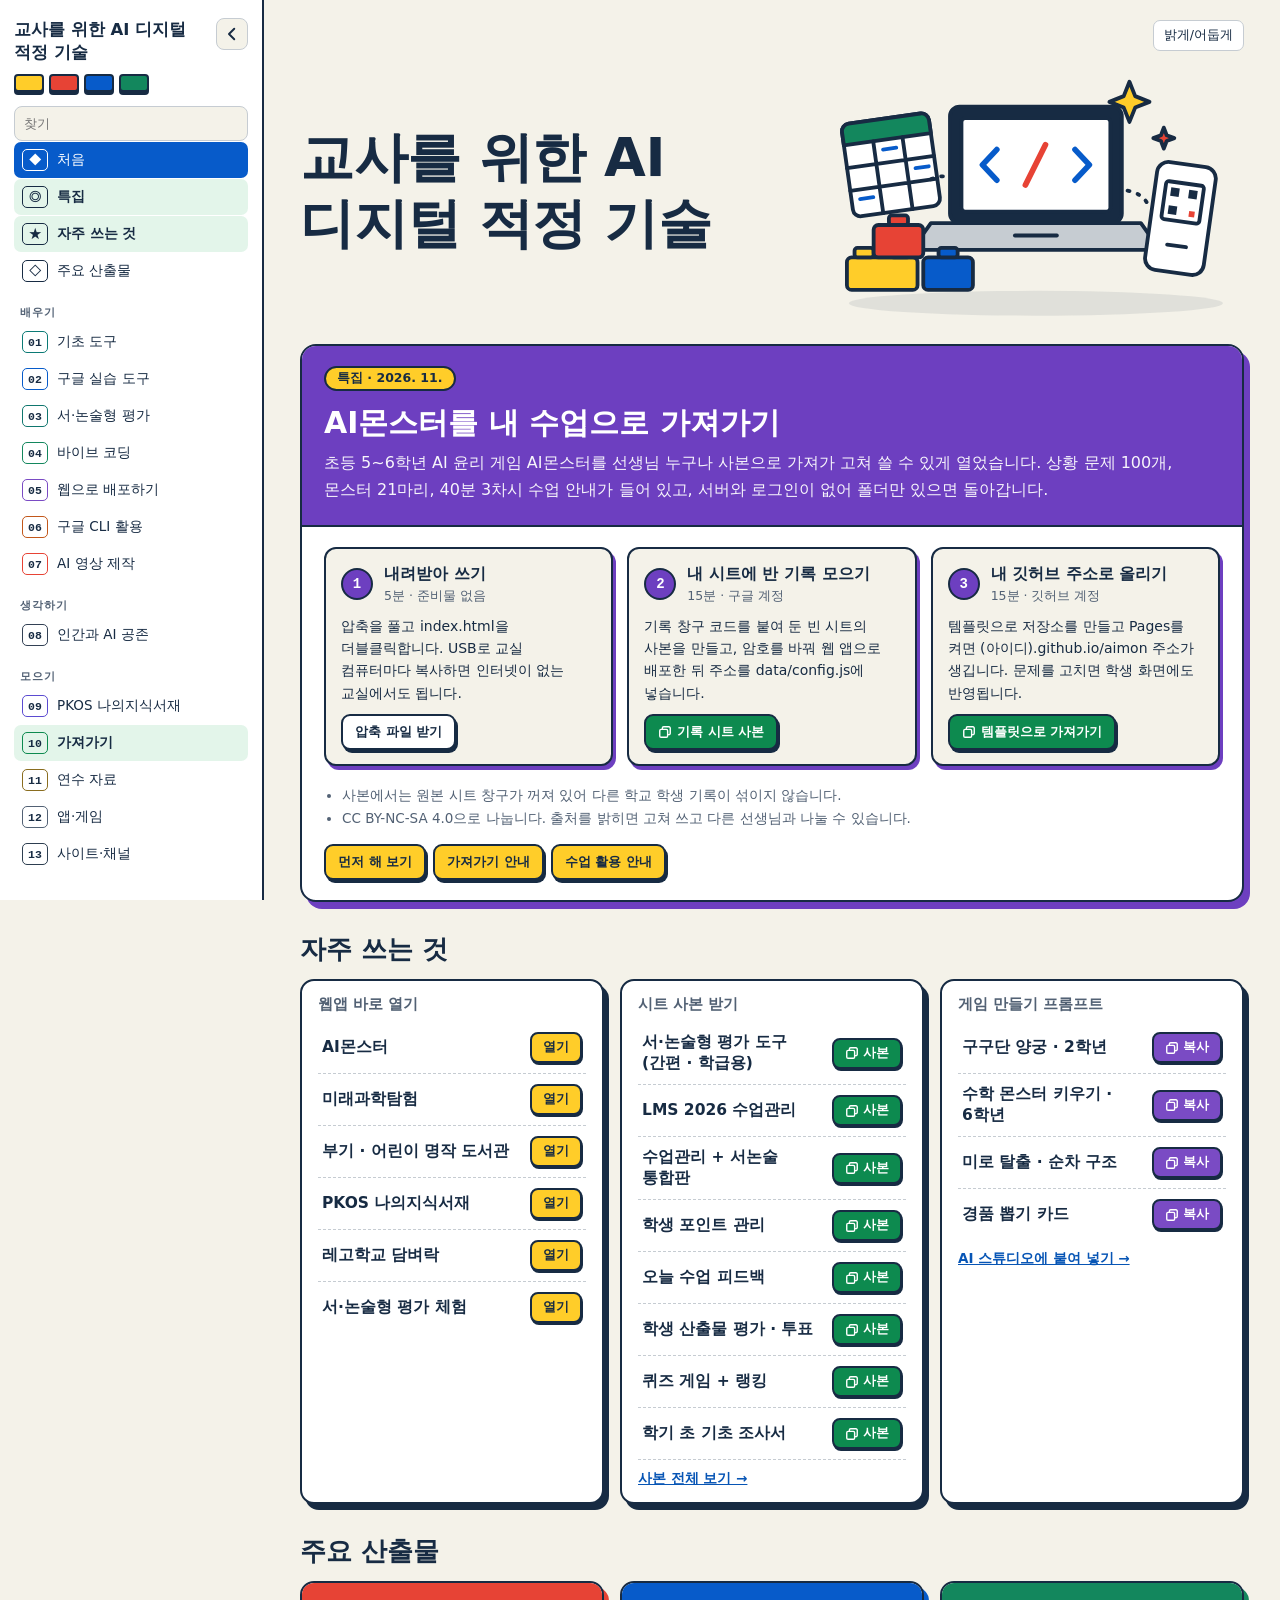
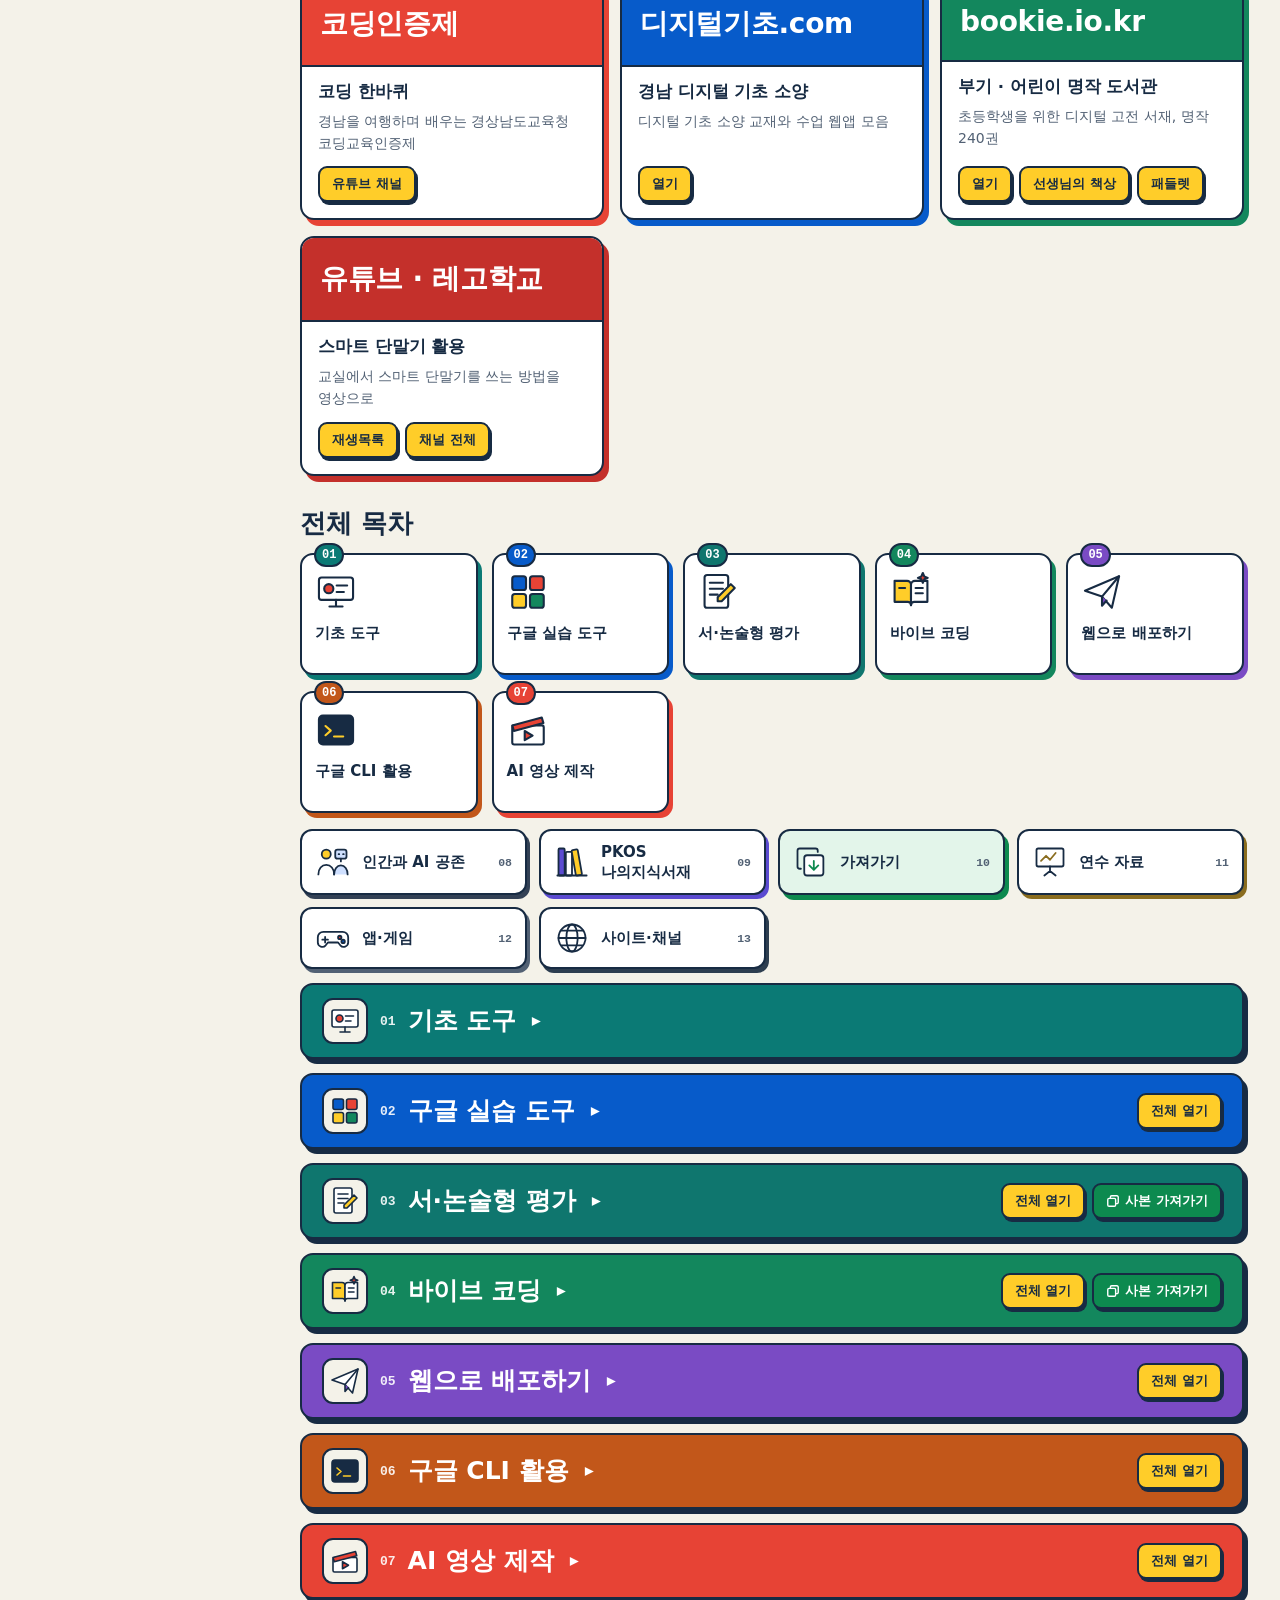
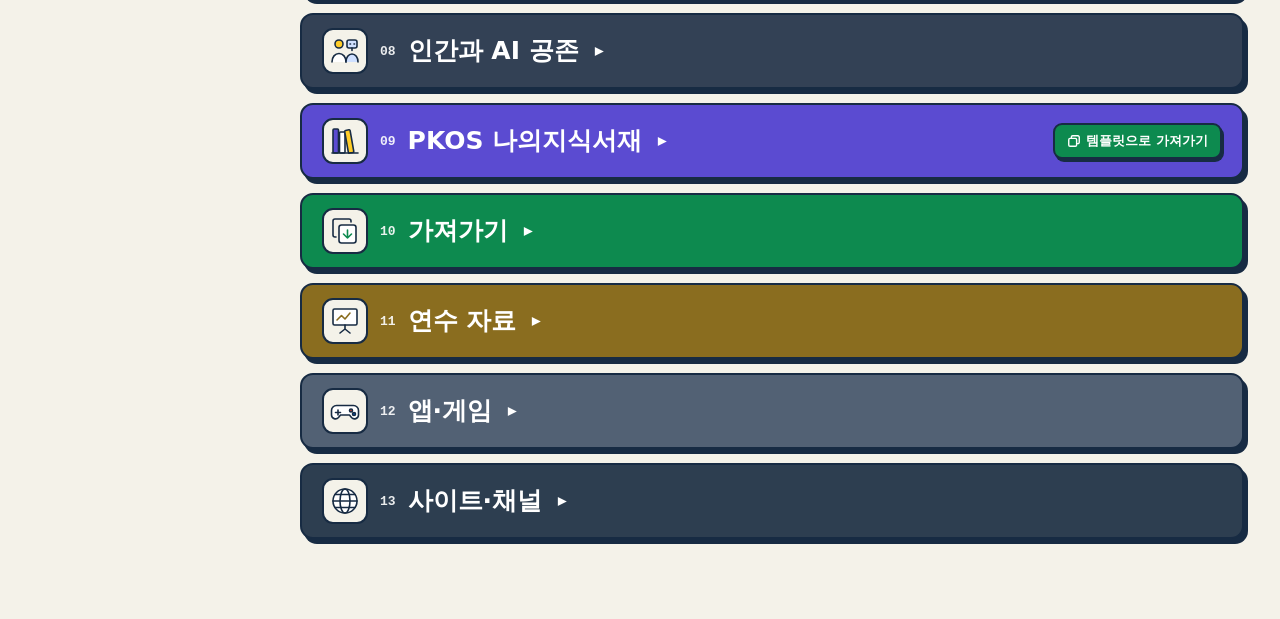
<file: index.html>
<!doctype html>
<html lang="ko">
<head>
<meta charset="utf-8">
<meta name="viewport" content="width=device-width, initial-scale=1, viewport-fit=cover">
<title>교사를 위한 AI 디지털 적정 기술</title>
<style>
:root{--ink:#172b43;--muted:#526174;--paper:#f4f2e9;--card:#fff;--line:#c6ccd2;--soft:#eef2f6;--blue:#075bca;--yellow:#ffcd29;--take:#0d8a4f;--takebg:#e3f5ea;--link:#0755b5;
 font-family:"Malgun Gothic","Apple SD Gothic Neo",system-ui,sans-serif;color:var(--ink);background:var(--paper)}
@media (prefers-color-scheme:dark){:root:not([data-theme="light"]){--ink:#e6e9ee;--muted:#a6b0bc;--paper:#14181d;--card:#1d232a;--line:#36404b;--soft:#262e37;--takebg:#163326;--link:#7fb2ff;color-scheme:dark}}
:root[data-theme="dark"]{--ink:#e6e9ee;--muted:#a6b0bc;--paper:#14181d;--card:#1d232a;--line:#36404b;--soft:#262e37;--takebg:#163326;--link:#7fb2ff;color-scheme:dark}
*{box-sizing:border-box}body{margin:0;background:var(--paper);color:var(--ink)}
a{color:var(--link)}button{font:inherit;cursor:pointer}:focus-visible{outline:3px solid #bd3500;outline-offset:3px}
html{scroll-behavior:smooth}
.ic{display:block;width:100%;height:100%;overflow:visible}
.rail{position:fixed;inset:0 auto 0 0;width:264px;background:var(--card);border-right:2px solid var(--ink);overflow:auto;padding:18px 14px 40px;z-index:20}
.rail,main{transition:transform .22s ease,margin .22s ease}
body.railoff .rail{transform:translateX(-100%)}
body.railoff main{margin-left:auto;margin-right:auto}
.railhead{display:flex;align-items:flex-start;gap:8px}
.brand{font-size:16.5px;font-weight:800;line-height:1.4;word-break:keep-all;flex:1}
.railclose{flex-shrink:0;width:32px;height:32px;display:grid;place-items:center;border:1.5px solid var(--line);border-radius:8px;background:var(--paper);color:var(--ink);padding:0}
.railclose svg{width:18px;height:18px}
.bricks{display:flex;gap:5px;margin:10px 0 14px}.bricks i{width:30px;height:18px;border:2px solid var(--ink);border-radius:4px;box-shadow:0 3px 0 var(--ink);background:var(--yellow)}
.bricks i:nth-child(2){background:#e74335}.bricks i:nth-child(3){background:var(--blue)}.bricks i:nth-child(4){background:#13875d}
.search input{width:100%;border:1px solid var(--line);background:var(--paper);color:var(--ink);border-radius:8px;padding:9px;font:inherit;font-size:13px}
.results{font-size:12.5px;max-height:44vh;overflow:auto}
.results a{display:block;padding:6px 4px;border-bottom:1px dashed var(--line);text-decoration:none;color:var(--ink)}.results small{display:block;color:var(--muted)}
.navgroup{font-size:11px;font-weight:800;letter-spacing:1px;color:var(--muted);margin:16px 6px 4px}
.nav a{display:flex;gap:9px;align-items:center;padding:7px 8px;font-size:13.5px;color:var(--ink);text-decoration:none;border-radius:7px;margin:1px 0;word-break:keep-all}
.nav .nn{flex-shrink:0;width:26px;height:22px;display:grid;place-items:center;font:700 11.5px ui-monospace,monospace;border:1.5px solid var(--c,var(--ink));border-radius:5px}
.nav a.hl{background:var(--takebg);font-weight:700}
.nav a.active{background:var(--blue);color:#fff}.nav a.active .nn{border-color:#fff}
main{margin-left:264px;padding:20px 36px 80px;max-width:1240px}
.toolbar{display:flex;justify-content:flex-end;gap:6px;margin-bottom:6px}
.toolbar button{background:var(--card);color:var(--ink);border:1px solid var(--line);border-radius:7px;padding:6px 10px;font-size:12.5px}
.menu{margin-right:auto;display:inline-flex;align-items:center;gap:6px}.menu svg{width:16px;height:16px}
body:not(.railoff) .menu{visibility:hidden}
.hero{display:grid;grid-template-columns:minmax(0,1fr) minmax(240px,420px);align-items:center;gap:20px;margin:4px 0 20px;scroll-margin-top:20px}
.hero h1{margin:0;font-size:clamp(30px,5vw,54px);line-height:1.22;letter-spacing:-.5px;word-break:keep-all}
.heroart{width:100%;height:auto;color:var(--ink)}
.road{display:grid;grid-template-columns:repeat(auto-fill,minmax(150px,1fr));gap:16px 14px;margin:0 0 16px}
.stepcard{position:relative;display:flex;flex-direction:column;gap:10px;padding:16px 13px 13px;border:2px solid var(--ink);border-radius:13px;background:var(--card);color:var(--ink);text-decoration:none;box-shadow:4px 5px 0 var(--c);min-height:122px}
.stepcard .num{position:absolute;top:-12px;left:12px;min-width:30px;height:24px;padding:0 6px;border-radius:12px;background:var(--c);color:#fff;border:2px solid var(--ink);display:grid;place-items:center;font:800 12px ui-monospace,monospace}
.stepcard .ic{width:42px;height:42px;color:var(--ink)}
.stepcard i,.morecard i{font-style:normal;font-weight:800;font-size:15px;line-height:1.35;word-break:keep-all}
.stepcard:hover,.morecard:hover{transform:translate(-1px,-1px)}
.moregrid{display:grid;grid-template-columns:repeat(auto-fill,minmax(210px,1fr));gap:12px;margin:0 0 8px}
.morecard{display:flex;align-items:center;gap:11px;padding:11px 13px;border:2px solid var(--ink);border-radius:12px;background:var(--card);color:var(--ink);text-decoration:none;box-shadow:3px 4px 0 var(--c)}
.morecard .ic{width:36px;height:36px;flex-shrink:0;color:var(--ink)}
.morecard .nn{margin-left:auto;font:700 11.5px ui-monospace,monospace;color:var(--muted)}
.morecard.hl{background:var(--takebg);box-shadow:4px 5px 0 var(--take)}
.block{margin:34px 0 0;scroll-margin-top:16px}
.spot{margin:30px 0 0;scroll-margin-top:16px}
.feature{margin:6px 0 30px;border:2px solid var(--ink);border-radius:16px;overflow:hidden;background:var(--card);box-shadow:6px 7px 0 var(--c);scroll-margin-top:16px}
.fthead{background:var(--c);color:#fff;padding:20px 22px 22px;border-bottom:2px solid var(--ink)}
.fttag{display:inline-block;background:var(--yellow);color:#172b43;border:2px solid var(--ink);border-radius:20px;padding:2px 11px;font-weight:800;font-size:12.5px}
.fthead h2{margin:12px 0 8px;font-size:clamp(22px,3vw,30px);line-height:1.3;word-break:keep-all}
.fthead p{margin:0;max-width:62em;line-height:1.65;word-break:keep-all;opacity:.95}
.ftgrid{display:grid;grid-template-columns:repeat(3,minmax(0,1fr));gap:14px;padding:20px 22px 6px}
.ftcard{display:flex;flex-direction:column;gap:10px;padding:14px 15px;border:2px solid var(--ink);border-radius:12px;background:var(--paper);box-shadow:3px 4px 0 var(--c)}
.fttop{display:flex;align-items:center;gap:11px}
.fttop h3{margin:0;font-size:16px;line-height:1.35;word-break:keep-all}
.fttop small{color:var(--muted);font-size:12.5px}
.ftn{flex-shrink:0;width:32px;height:32px;border-radius:50%;display:grid;place-items:center;background:var(--c);color:#fff;border:2px solid var(--ink);font:800 14px ui-monospace,monospace}
.ftcard p{margin:0;font-size:14px;line-height:1.6;color:var(--ink);word-break:keep-all;flex:1}
.ftfoot{display:flex;justify-content:space-between;align-items:center;gap:14px;flex-wrap:wrap;padding:12px 22px 20px}
.ftfoot ul{margin:0;padding-left:18px;color:var(--muted);font-size:13.5px;line-height:1.7;word-break:keep-all}
@media (max-width:900px){.ftgrid{grid-template-columns:1fr}}
.core{margin:8px 0 0;scroll-margin-top:16px}
.coregrid{display:grid;grid-template-columns:repeat(3,minmax(0,1fr));gap:16px}
.copyp{flex-shrink:0;display:inline-flex;align-items:center;gap:4px;padding:5px 11px;border:2px solid var(--ink);border-radius:8px;background:#7a4bc4;color:#fff;font-size:12.5px;font-weight:700;box-shadow:1px 2px 0 var(--ink)}
.copyp.ok{background:var(--take)}
@media (max-width:1100px){.coregrid{grid-template-columns:repeat(2,minmax(0,1fr))}}
.corecol{border:2px solid var(--ink);border-radius:14px;background:var(--card);padding:14px 16px;box-shadow:5px 6px 0 var(--ink)}
.corecol h3{margin:0 0 8px;font-size:15px;color:var(--muted)}
.corerow{display:flex;align-items:center;gap:10px;padding:10px 4px;border-bottom:1px dashed var(--line);color:var(--ink);text-decoration:none;font-size:15.5px;font-weight:700}
.corerow:last-of-type{border-bottom:0}
.corerow span{flex:1;word-break:keep-all}
.corerow em{font-style:normal;display:inline-flex;align-items:center;gap:4px;padding:5px 11px;border:2px solid var(--ink);border-radius:8px;background:var(--yellow);color:#172b43;font-size:12.5px;box-shadow:1px 2px 0 var(--ink)}
.corerow.take em{background:var(--take);color:#fff}
.corerow:hover span{text-decoration:underline}
.coremore{display:inline-block;margin-top:10px;font-size:13.5px;font-weight:700}
.block .htitle{background:none;border:0;padding:0;color:inherit;text-align:left;cursor:pointer;font:inherit}
.chev{font-size:18px;transition:transform .2s;margin-left:2px}
.block.shut .chev{transform:rotate(-90deg)}
.block.shut .wrap{display:none}
.block.shut .bhead{border-radius:13px;border-bottom:2px solid var(--ink);box-shadow:4px 5px 0 var(--ink)}
.block{margin-top:14px}
@media (max-width:760px){.coregrid{grid-template-columns:1fr}}
.roles{display:grid;grid-template-columns:repeat(3,minmax(0,1fr));gap:10px;margin:0 0 18px}
.role{display:flex;flex-direction:column;gap:2px;padding:12px 14px;border:2px solid var(--ink);border-radius:11px;background:var(--paper);border-top:8px solid var(--c)}
.role b{font-size:15.5px}.role i{font-style:normal;font-weight:800;color:var(--c);font-size:14px}.role small{color:var(--muted);font-size:12.5px;line-height:1.45;word-break:keep-all}
@media (max-width:700px){.roles{grid-template-columns:1fr}}
.spoth{font-size:clamp(20px,2.6vw,26px);margin:0 0 12px}
.spotgrid{display:grid;grid-template-columns:repeat(auto-fill,minmax(260px,1fr));gap:16px}
.spotcard{border:2px solid var(--ink);border-radius:14px;overflow:hidden;background:var(--card);box-shadow:5px 6px 0 var(--c);display:flex;flex-direction:column}
.spottop{background:var(--c);color:#fff;padding:22px 18px;border-bottom:2px solid var(--ink)}
.spottop b{font-size:clamp(22px,2.6vw,28px);font-weight:900;letter-spacing:-.3px;word-break:keep-all}
.spotbody{padding:14px 16px 16px;display:flex;flex-direction:column;gap:8px;flex:1}
.spotbody h4{margin:0;font-size:16.5px}.spotbody p{margin:0 0 4px;font-size:14px;line-height:1.55;color:var(--muted);word-break:keep-all}
.spotbody .btns{margin-top:auto}
.bhead{display:flex;justify-content:space-between;align-items:center;gap:14px;flex-wrap:wrap;padding:13px 20px;background:var(--c);color:#fff;border:2px solid var(--ink);border-radius:13px 13px 0 0;border-bottom:0}
.htitle{display:flex;align-items:center;gap:12px}
.hicon{flex-shrink:0;width:46px;height:46px;padding:5px;border:2px solid var(--ink);border-radius:11px;background:var(--paper);color:var(--ink)}
.hnum{font:800 13px ui-monospace,monospace;opacity:.9}
.bhead h2{margin:0;font-size:clamp(19px,2.4vw,25px);line-height:1.3;word-break:keep-all}
.wrap{padding:18px 20px 20px;background:var(--card);border:2px solid var(--ink);border-radius:0 0 13px 13px;box-shadow:4px 5px 0 var(--ink)}
.grp+.grp{margin-top:22px}
.grp{scroll-margin-top:20px}
.grp h3{font-size:14px;margin:0 0 10px;color:var(--muted);letter-spacing:.5px}
.chips{display:grid;grid-template-columns:repeat(auto-fill,minmax(210px,1fr));gap:8px}
.chip{display:flex;gap:9px;align-items:center;padding:9px 11px;border:1.5px solid var(--line);border-radius:9px;background:var(--paper);color:var(--ink);text-decoration:none;font-size:13.5px;line-height:1.4;word-break:keep-all}
.chip b{flex-shrink:0;min-width:30px;text-align:center;font:700 11.5px ui-monospace,monospace;border:1.5px solid var(--muted);border-radius:5px;padding:3px 2px}
.chip:hover{border-color:var(--c);background:var(--card);box-shadow:2px 3px 0 var(--c)}
.chips.flow .chip b{background:var(--c);border-color:var(--c);color:#fff}
.stepboxes{display:grid;grid-template-columns:repeat(auto-fill,minmax(270px,1fr));gap:12px;margin:0 0 12px}
.stepbox{display:grid;grid-template-columns:96px 1fr auto;align-items:center;gap:12px;padding:10px;border:2px solid var(--ink);border-radius:12px;background:var(--paper);color:var(--ink);text-decoration:none;box-shadow:3px 4px 0 var(--c)}
.stepbox img{width:96px;height:62px;object-fit:cover;border-radius:7px;border:1px solid var(--line);background:var(--soft)}
.sbtext{display:flex;flex-direction:column;gap:3px}.sbtext b{font-size:11.5px;color:var(--c)}.sbtext i{font-style:normal;font-weight:800;font-size:14.5px;line-height:1.35;word-break:keep-all}
.play{width:34px;height:34px;border-radius:50%;display:grid;place-items:center;background:var(--c);color:#fff;font-size:13px;border:2px solid var(--ink)}
.stepbox:hover{transform:translate(-1px,-1px)}
.btns{display:flex;flex-wrap:wrap;gap:7px}
.btn{display:inline-flex;align-items:center;gap:5px;padding:7px 12px;border:2px solid var(--ink);border-radius:9px;background:var(--yellow);color:#172b43;font-weight:700;font-size:13px;text-decoration:none;box-shadow:2px 3px 0 var(--ink)}
.btn:hover{transform:translateY(-1px)}
.btn.take{background:var(--take);color:#fff}
.btn.file{background:var(--card);color:var(--ink)}
.bi{width:14px;height:14px}
.cards{display:grid;grid-template-columns:repeat(auto-fill,minmax(270px,1fr));gap:12px;align-items:start}
.card{border:1.5px solid var(--line);border-radius:11px;background:var(--paper);padding:13px 15px;display:flex;flex-direction:column;gap:9px;scroll-margin-top:20px}
.card h4{margin:0;font-size:15px;line-height:1.4;word-break:keep-all}
.card .btn{padding:5px 10px;font-size:12.5px;box-shadow:1px 2px 0 var(--ink)}
.card:target{outline:3px solid var(--c)}
.linkgrid{display:grid;grid-template-columns:repeat(auto-fill,minmax(240px,1fr));gap:9px}
.linkcard{display:flex;align-items:center;min-height:46px;padding:10px 13px;border:1.5px solid var(--line);border-radius:10px;background:var(--paper);color:var(--ink);text-decoration:none;font-size:14px;line-height:1.45;word-break:keep-all}
.linkcard:hover{border-color:var(--c);box-shadow:2px 3px 0 var(--c)}
.how{display:flex;flex-wrap:wrap;gap:8px;margin:0 0 18px}
.how span{padding:8px 12px;border-radius:9px;background:var(--takebg);font-size:13.5px}.how b{color:var(--take);margin-right:7px}
#take .card{background:var(--takebg);border-color:transparent}
.vgrid{display:grid;grid-template-columns:repeat(auto-fill,minmax(210px,1fr));gap:14px}
.vcard{display:flex;flex-direction:column;gap:5px;text-decoration:none;color:var(--ink)}
.thumb{position:relative;aspect-ratio:16/9;border-radius:10px;border:2px solid var(--ink);background:#334155 center/cover no-repeat;display:grid;place-items:center}
.playb{width:40px;height:40px;border-radius:50%;background:rgba(231,67,53,.92);color:#fff;display:grid;place-items:center;font-size:15px}
.vcard b{font-size:14px;line-height:1.4;word-break:keep-all}.vcard small{color:var(--muted);font-size:12px}
.vcard:hover .thumb{box-shadow:3px 4px 0 var(--c)}
.thinkgrid{display:grid;grid-template-columns:repeat(auto-fill,minmax(230px,1fr));gap:12px}
.think{border:2px solid var(--ink);border-radius:12px;padding:12px 15px;background:var(--paper)}
.think h4{margin:0 0 6px;font-size:15.5px}.think ul{margin:0;padding-left:18px}.think li{font-size:14px;line-height:1.6;margin:3px 0;word-break:keep-all}
.lead{margin:0 0 14px;font-size:15px;line-height:1.75;word-break:keep-all;max-width:880px}
.pflow{display:grid;grid-template-columns:repeat(4,minmax(0,1fr));gap:10px;margin:0 0 18px}
.fstep{display:flex;flex-direction:column;gap:3px;padding:11px 12px;border:2px solid var(--ink);border-radius:11px;background:var(--paper)}
.fstep b{width:24px;height:24px;border-radius:50%;background:#5b4bd1;color:#fff;display:grid;place-items:center;font-size:12px}
.fstep i{font-style:normal;font-weight:800;font-size:15px}.fstep small{color:var(--muted);font-size:12.5px;line-height:1.45;word-break:keep-all}
@media (max-width:900px){.rail{transform:translateX(-100%);width:84vw;max-width:320px}.rail.open,body.railoff .rail.open{transform:none;box-shadow:0 0 0 100vmax rgba(0,0,0,.35)}
 main,body.railoff main{margin-left:0;padding:14px 16px 50px}body:not(.railoff) .menu{visibility:visible}
 .hero{grid-template-columns:1fr}.heroart{max-width:360px;justify-self:center}
 .road{grid-template-columns:repeat(2,minmax(0,1fr))}.moregrid{grid-template-columns:1fr}
 .pflow{grid-template-columns:repeat(2,minmax(0,1fr))}.bhead{padding:12px 14px}.wrap{padding:14px}
 .hicon{width:40px;height:40px}.chips{grid-template-columns:1fr}}
@media (prefers-reduced-motion:reduce){html{scroll-behavior:auto}*{transition:none!important}}
@media print{.rail,.toolbar{display:none!important}main{margin:0;padding:0;max-width:none}}
</style>
</head>
<body>
<aside class="rail" id="rail">
  <div class="railhead"><div class="brand">교사를 위한 AI 디지털 적정 기술</div>
    <button class="railclose" id="railclose" type="button" aria-label="목차 접기" title="목차 접기"><svg viewBox="0 0 24 24" aria-hidden="true"><path d="M15 5l-7 7 7 7" fill="none" stroke="currentColor" stroke-width="2.6" stroke-linecap="round" stroke-linejoin="round"/></svg></button></div>
  <div class="bricks"><i></i><i></i><i></i><i></i></div>
  <label class="search"><input id="q" type="search" placeholder="찾기" aria-label="찾기"></label>
  <div class="results" id="results"></div>
  <nav class="nav" id="nav">
<a href="#top"><span class="nn">◆</span>처음</a>
<a href="#feature" class="hl"><span class="nn">◎</span>특집</a>
<a href="#core" class="hl"><span class="nn">★</span>자주 쓰는 것</a>
<a href="#made"><span class="nn">◇</span>주요 산출물</a>
<div class="navgroup">배우기</div>
<a href="#tools" style="--c:#0b7a75"><span class="nn">01</span>기초 도구</a>
<a href="#google" style="--c:#075bca"><span class="nn">02</span>구글 실습 도구</a>
<a href="#essay" style="--c:#0f766e"><span class="nn">03</span>서·논술형 평가</a>
<a href="#vibe" style="--c:#13875d"><span class="nn">04</span>바이브 코딩</a>
<a href="#deploy" style="--c:#7a4bc4"><span class="nn">05</span>웹으로 배포하기</a>
<a href="#cli" style="--c:#c2571a"><span class="nn">06</span>구글 CLI 활용</a>
<a href="#video" style="--c:#e74335"><span class="nn">07</span>AI 영상 제작</a>
<div class="navgroup">생각하기</div>
<a href="#coexist" style="--c:#334155"><span class="nn">08</span>인간과 AI 공존</a>
<div class="navgroup">모으기</div>
<a href="#pkos" style="--c:#5b4bd1"><span class="nn">09</span>PKOS 나의지식서재</a>
<a href="#take" style="--c:#0d8a4f" class="hl"><span class="nn">10</span>가져가기</a>
<a href="#training" style="--c:#8a6d1f"><span class="nn">11</span>연수 자료</a>
<a href="#apps" style="--c:#526174"><span class="nn">12</span>앱·게임</a>
<a href="#sites" style="--c:#2d3e50"><span class="nn">13</span>사이트·채널</a>
  </nav>
</aside>
<main>
  <div class="toolbar">
    <button class="menu" id="menu" type="button" aria-controls="rail" aria-expanded="true"><svg viewBox="0 0 24 24" aria-hidden="true"><path d="M4 6h16M4 12h16M4 18h16" fill="none" stroke="currentColor" stroke-width="2.4" stroke-linecap="round"/></svg>목차</button>
    <button type="button" id="theme">밝게/어둡게</button>
  </div>
<header class="hero" id="top"><h1>교사를 위한 AI 디지털 적정 기술</h1><svg viewBox="0 0 440 280" class="heroart" role="img" aria-label="시트에서 만든 앱을 노트북과 휴대전화로 여는 그림">
<g fill="none" stroke="currentColor" stroke-width="4" stroke-linejoin="round" stroke-linecap="round">
<ellipse cx="222" cy="258" rx="196" ry="13" fill="currentColor" stroke="none" opacity=".09"/>
<g transform="rotate(-8 70 112)">
 <rect x="24" y="64" width="92" height="98" rx="8" fill="#fff"/>
 <path d="M24 72a8 8 0 0 1 8-8h76a8 8 0 0 1 8 8v14H24z" fill="#13875d"/>
 <path d="M24 110h92M24 134h92M55 86v76M86 86v76"/>
 <path d="M64 96h14M95 120h14M33 144h14" stroke="#075bca"/>
</g>
<path d="M112 128c10-4 16-4 22 0" stroke-dasharray="2 9"/>
<rect x="132" y="52" width="180" height="122" rx="10" fill="#172b43"/>
<rect x="144" y="64" width="156" height="98" rx="4" fill="#fff"/>
<path d="M181 97l-15 16 15 16M263 97l15 16-15 16" stroke="#075bca" stroke-width="6"/>
<path d="M232 92l-21 42" stroke="#e74335" stroke-width="6"/>
<path d="M112 174h220l20 28H92z" fill="#c6ccd2"/>
<path d="M200 187h44"/>
<path d="M320 26l6 15 15 6-15 6-6 15-6-15-15-6 15-6z" fill="#ffcd29"/>
<path d="M356 74l3 8 8 3-8 3-3 8-3-8-8-3 8-3z" fill="#e74335"/>
<path d="M318 140c10 2 16 6 20 12" stroke-dasharray="2 9"/>
<g transform="rotate(8 372 172)">
 <rect x="342" y="112" width="62" height="114" rx="12" fill="#fff"/>
 <rect x="353" y="132" width="40" height="40" rx="3"/>
 <path d="M359 138h9v9h-9zM378 138h9v9h-9zM359 157h9v9h-9z" fill="#172b43" stroke="none"/>
 <path d="M381 160h6v6h-6z" fill="#e74335" stroke="none"/>
 <path d="M363 198h20"/>
</g>
<rect x="24" y="210" width="74" height="34" rx="5" fill="#ffcd29"/>
<rect x="32" y="200" width="20" height="10" rx="3" fill="#ffcd29"/><rect x="70" y="200" width="20" height="10" rx="3" fill="#ffcd29"/>
<rect x="104" y="210" width="52" height="34" rx="5" fill="#075bca"/>
<rect x="120" y="200" width="20" height="10" rx="3" fill="#075bca"/>
<rect x="52" y="176" width="52" height="34" rx="5" fill="#e74335"/>
<rect x="68" y="166" width="20" height="10" rx="3" fill="#e74335"/>
</g>
</svg></header>
<section class="feature" id="feature" style="--c:#6d3fc0"><div class="fthead"><span class="fttag">특집 · 2026. 11.</span><h2>AI몬스터를 내 수업으로 가져가기</h2><p>초등 5~6학년 AI 윤리 게임 AI몬스터를 선생님 누구나 사본으로 가져가 고쳐 쓸 수 있게 열었습니다. 상황 문제 100개, 몬스터 21마리, 40분 3차시 수업 안내가 들어 있고, 서버와 로그인이 없어 폴더만 있으면 돌아갑니다.</p></div><div class="ftgrid"><div class="ftcard"><div class="fttop"><span class="ftn">1</span><div><h3>내려받아 쓰기</h3><small>5분 · 준비물 없음</small></div></div><p>압축을 풀고 index.html을 더블클릭합니다. USB로 교실 컴퓨터마다 복사하면 인터넷이 없는 교실에서도 됩니다.</p><div class="btns"><a class="btn file" href="https://github.com/legoschool/aimon/releases/latest" target="_blank" rel="noopener">압축 파일 받기</a></div></div><div class="ftcard"><div class="fttop"><span class="ftn">2</span><div><h3>내 시트에 반 기록 모으기</h3><small>15분 · 구글 계정</small></div></div><p>기록 창구 코드를 붙여 둔 빈 시트의 사본을 만들고, 암호를 바꿔 웹 앱으로 배포한 뒤 주소를 data/config.js에 넣습니다.</p><div class="btns"><a class="btn take" href="https://docs.google.com/spreadsheets/d/12ZI2v3NDlF4sIaI3HhrTqdkthT5H72EWlJ5f1jCyNCU/copy" target="_blank" rel="noopener"><svg viewBox="0 0 16 16" class="bi" aria-hidden="true"><path d="M5 5V3.5A1.5 1.5 0 0 1 6.5 2h6A1.5 1.5 0 0 1 14 3.5v6a1.5 1.5 0 0 1-1.5 1.5H11" fill="none" stroke="currentColor" stroke-width="1.6"/><rect x="2" y="5" width="9" height="9" rx="1.5" fill="none" stroke="currentColor" stroke-width="1.6"/></svg>기록 시트 사본</a></div></div><div class="ftcard"><div class="fttop"><span class="ftn">3</span><div><h3>내 깃허브 주소로 올리기</h3><small>15분 · 깃허브 계정</small></div></div><p>템플릿으로 저장소를 만들고 Pages를 켜면 (아이디).github.io/aimon 주소가 생깁니다. 문제를 고치면 학생 화면에도 반영됩니다.</p><div class="btns"><a class="btn take" href="https://github.com/legoschool/aimon/generate" target="_blank" rel="noopener"><svg viewBox="0 0 16 16" class="bi" aria-hidden="true"><path d="M5 5V3.5A1.5 1.5 0 0 1 6.5 2h6A1.5 1.5 0 0 1 14 3.5v6a1.5 1.5 0 0 1-1.5 1.5H11" fill="none" stroke="currentColor" stroke-width="1.6"/><rect x="2" y="5" width="9" height="9" rx="1.5" fill="none" stroke="currentColor" stroke-width="1.6"/></svg>템플릿으로 가져가기</a></div></div></div><div class="ftfoot"><ul><li>사본에서는 원본 시트 창구가 꺼져 있어 다른 학교 학생 기록이 섞이지 않습니다.</li><li>CC BY-NC-SA 4.0으로 나눕니다. 출처를 밝히면 고쳐 쓰고 다른 선생님과 나눌 수 있습니다.</li></ul><div class="btns"><a class="btn" href="https://legoschool.github.io/aimon/" target="_blank" rel="noopener">먼저 해 보기</a><a class="btn" href="https://github.com/legoschool/aimon/blob/main/%EC%82%AC%EB%B3%B8%EC%9C%BC%EB%A1%9C_%EA%B0%80%EC%A0%B8%EA%B0%80%EA%B8%B0.md" target="_blank" rel="noopener">가져가기 안내</a><a class="btn" href="https://github.com/legoschool/aimon/blob/main/%EC%88%98%EC%97%85%ED%99%9C%EC%9A%A9%EC%95%88%EB%82%B4.md" target="_blank" rel="noopener">수업 활용 안내</a></div></div></section>
<section class="core" id="core"><h2 class="spoth">자주 쓰는 것</h2><div class="coregrid"><div class="corecol"><h3>웹앱 바로 열기</h3><a class="corerow" href="https://legoschool.github.io/aimon/" target="_blank" rel="noopener"><span>AI몬스터</span><em>열기</em></a><a class="corerow" href="https://science-world-2050.vercel.app" target="_blank" rel="noopener"><span>미래과학탐험</span><em>열기</em></a><a class="corerow" href="https://bookie.io.kr" target="_blank" rel="noopener"><span>부기 · 어린이 명작 도서관</span><em>열기</em></a><a class="corerow" href="https://legoschool.github.io/pkos-library/" target="_blank" rel="noopener"><span>PKOS 나의지식서재</span><em>열기</em></a><a class="corerow" href="https://legoschool-wall.legoschool.chatgpt.site" target="_blank" rel="noopener"><span>레고학교 담벼락</span><em>열기</em></a><a class="corerow" href="https://script.google.com/macros/s/AKfycbx19TfR_cBG0P43ariL00VvvLzAAkK8cPwe64cT3tQOr1l69t4RQnrYhiAY07frcdibjQ/exec" target="_blank" rel="noopener"><span>서·논술형 평가 체험</span><em>열기</em></a></div><div class="corecol"><h3>시트 사본 받기</h3><a class="corerow take" href="https://docs.google.com/spreadsheets/d/1yS20vjJNrB8tOLssc80JCxCE3PjJq-GJnPWqgG-dtBM/copy" target="_blank" rel="noopener"><span>서·논술형 평가 도구 (간편 · 학급용)</span><em><svg viewBox="0 0 16 16" class="bi" aria-hidden="true"><path d="M5 5V3.5A1.5 1.5 0 0 1 6.5 2h6A1.5 1.5 0 0 1 14 3.5v6a1.5 1.5 0 0 1-1.5 1.5H11" fill="none" stroke="currentColor" stroke-width="1.6"/><rect x="2" y="5" width="9" height="9" rx="1.5" fill="none" stroke="currentColor" stroke-width="1.6"/></svg>사본</em></a><a class="corerow take" href="https://docs.google.com/spreadsheets/d/1Gt7D9dmMtUmz1b3-ojwlTvjtn7adQsqKeZiTI935img/copy" target="_blank" rel="noopener"><span>LMS 2026 수업관리</span><em><svg viewBox="0 0 16 16" class="bi" aria-hidden="true"><path d="M5 5V3.5A1.5 1.5 0 0 1 6.5 2h6A1.5 1.5 0 0 1 14 3.5v6a1.5 1.5 0 0 1-1.5 1.5H11" fill="none" stroke="currentColor" stroke-width="1.6"/><rect x="2" y="5" width="9" height="9" rx="1.5" fill="none" stroke="currentColor" stroke-width="1.6"/></svg>사본</em></a><a class="corerow take" href="https://docs.google.com/spreadsheets/d/1W2MKZO4dGjUAHHg7zMvms4NxPc3yGnXAUZ6OMNBuRg4/copy" target="_blank" rel="noopener"><span>수업관리 + 서논술 통합판</span><em><svg viewBox="0 0 16 16" class="bi" aria-hidden="true"><path d="M5 5V3.5A1.5 1.5 0 0 1 6.5 2h6A1.5 1.5 0 0 1 14 3.5v6a1.5 1.5 0 0 1-1.5 1.5H11" fill="none" stroke="currentColor" stroke-width="1.6"/><rect x="2" y="5" width="9" height="9" rx="1.5" fill="none" stroke="currentColor" stroke-width="1.6"/></svg>사본</em></a><a class="corerow take" href="https://docs.google.com/spreadsheets/d/1gdq288rqm2FiSADDFgxgfFYKftQO_BM8x5cdJf80AKQ/copy" target="_blank" rel="noopener"><span>학생 포인트 관리</span><em><svg viewBox="0 0 16 16" class="bi" aria-hidden="true"><path d="M5 5V3.5A1.5 1.5 0 0 1 6.5 2h6A1.5 1.5 0 0 1 14 3.5v6a1.5 1.5 0 0 1-1.5 1.5H11" fill="none" stroke="currentColor" stroke-width="1.6"/><rect x="2" y="5" width="9" height="9" rx="1.5" fill="none" stroke="currentColor" stroke-width="1.6"/></svg>사본</em></a><a class="corerow take" href="https://docs.google.com/spreadsheets/d/10bAhhOwR4hQQVkCwonwR5ixQJ764C4Mio4S6JDZV0k4/copy" target="_blank" rel="noopener"><span>오늘 수업 피드백</span><em><svg viewBox="0 0 16 16" class="bi" aria-hidden="true"><path d="M5 5V3.5A1.5 1.5 0 0 1 6.5 2h6A1.5 1.5 0 0 1 14 3.5v6a1.5 1.5 0 0 1-1.5 1.5H11" fill="none" stroke="currentColor" stroke-width="1.6"/><rect x="2" y="5" width="9" height="9" rx="1.5" fill="none" stroke="currentColor" stroke-width="1.6"/></svg>사본</em></a><a class="corerow take" href="https://docs.google.com/spreadsheets/d/1L0E47wBBBs3RCMnTFYHdCC3y4DLeEyCOAgNVFZ2Lu4I/copy" target="_blank" rel="noopener"><span>학생 산출물 평가 · 투표</span><em><svg viewBox="0 0 16 16" class="bi" aria-hidden="true"><path d="M5 5V3.5A1.5 1.5 0 0 1 6.5 2h6A1.5 1.5 0 0 1 14 3.5v6a1.5 1.5 0 0 1-1.5 1.5H11" fill="none" stroke="currentColor" stroke-width="1.6"/><rect x="2" y="5" width="9" height="9" rx="1.5" fill="none" stroke="currentColor" stroke-width="1.6"/></svg>사본</em></a><a class="corerow take" href="https://docs.google.com/spreadsheets/d/1HTyI95JaPuerGRarWx5MjXP-dAGFAQ9850TC1kBOJzg/copy" target="_blank" rel="noopener"><span>퀴즈 게임 + 랭킹</span><em><svg viewBox="0 0 16 16" class="bi" aria-hidden="true"><path d="M5 5V3.5A1.5 1.5 0 0 1 6.5 2h6A1.5 1.5 0 0 1 14 3.5v6a1.5 1.5 0 0 1-1.5 1.5H11" fill="none" stroke="currentColor" stroke-width="1.6"/><rect x="2" y="5" width="9" height="9" rx="1.5" fill="none" stroke="currentColor" stroke-width="1.6"/></svg>사본</em></a><a class="corerow take" href="https://docs.google.com/spreadsheets/d/1nSZ4Y7QZdlk-CPYB8L-8n4OM8RqzoF3GAPdCzkVlK9c/copy" target="_blank" rel="noopener"><span>학기 초 기초 조사서</span><em><svg viewBox="0 0 16 16" class="bi" aria-hidden="true"><path d="M5 5V3.5A1.5 1.5 0 0 1 6.5 2h6A1.5 1.5 0 0 1 14 3.5v6a1.5 1.5 0 0 1-1.5 1.5H11" fill="none" stroke="currentColor" stroke-width="1.6"/><rect x="2" y="5" width="9" height="9" rx="1.5" fill="none" stroke="currentColor" stroke-width="1.6"/></svg>사본</em></a><a class="coremore" href="#take">사본 전체 보기 →</a></div><div class="corecol"><h3>게임 만들기 프롬프트</h3><div class="corerow game"><span>구구단 양궁 · 2학년</span><button class="copyp" type="button" data-p="초등학교 2학년 구구단 연습용 &quot;양궁 게임&quot;을 단일 HTML 파일로 만들어줘.
외부 라이브러리와 CDN 없이 순수 HTML/CSS/Canvas/JS만 사용해서 교실에서 오프라인으로도 열리게 해줘.
[게임 규칙]
- 화면에 문제(예: 3 × 7)가 뜨고, 답이 적힌 풍선 5개가 떠다님
- 풍선을 클릭/터치하면 화면 아래 활에서 화살이 날아가 맞힘
- 정답 +10점, 오답 -3점(0점 미만 없음), 제한 시간 60/90/120초, 10초 이하면 타이머 깜빡임
[학습 설계: 가장 중요]
- 시작 화면에서 2~9단 개별 또는 전체 선택
- a×b를 &quot;a개씩 b묶음&quot;으로 그릴 것. 묶음 사이를 띄워 몇씩 몇 묶음인지 눈으로 세어지게
- 오답 보기는 실제 혼동 지점에서: a×(b-1), a×(b+1), 정답±a, (a+1)×b. 정답 풍선은 항상 1개
- 오답이면 &quot;3 × 7 = 21&quot;을 1.4초, 정답이면 0.8초 보여 주고 다음 문제로
- 틀린 문제를 30% 확률로 다시 내고, 종료 화면에 &quot;다시 볼 구구단&quot;을 모아 표시
[기술] 논리 해상도 900×620 고정 후 화면에 맞춰 축소, 포인터 좌표 역변환(크롬북 클릭 어긋남 방지)
       WebAudio로 효과음, 이름 입력과 localStorage 쓰지 않기(학급 공용 PC), 텍스트는 textContent로만"><svg viewBox="0 0 16 16" class="bi" aria-hidden="true"><path d="M5 5V3.5A1.5 1.5 0 0 1 6.5 2h6A1.5 1.5 0 0 1 14 3.5v6a1.5 1.5 0 0 1-1.5 1.5H11" fill="none" stroke="currentColor" stroke-width="1.6"/><rect x="2" y="5" width="9" height="9" rx="1.5" fill="none" stroke="currentColor" stroke-width="1.6"/></svg>복사</button></div><div class="corerow game"><span>수학 몬스터 키우기 · 6학년</span><button class="copyp" type="button" data-p="초등학교 6학년 두 자리 수 연산 연습용 방치형 몬스터 키우기 게임을 단일 HTML 파일로 만들어줘.
외부 CDN 없이 오프라인에서도 구글 사이트에 삽입되어 열리게 해줘.
- 문제를 풀어 마나를 모아 알 → 슬라임(1~4) → 골렘(5~9) → 드래곤(10~)으로 진화. 레벨업 비용 = 레벨 × 50
- 덧셈/뺄셈, 곱셈, 나눗셈(나누어떨어지는), 종합 중 선택
- 3문제 연속 정답이면 어렵게, 2문제 연속 오답이면 쉽게
- 1회 오답: 힌트(24 × 15 → &quot;24×10=240, 24×5=120을 더해 보세요&quot;), 2회 오답: 풀이 공개 후 따라 입력
- 틀린 문제 30% 재출제, localStorage로 다음 날에도 이어 하기
- 픽셀 아케이드 / 다크모드 노란색 강조, 큰 버튼, 숫자 키패드(터치)"><svg viewBox="0 0 16 16" class="bi" aria-hidden="true"><path d="M5 5V3.5A1.5 1.5 0 0 1 6.5 2h6A1.5 1.5 0 0 1 14 3.5v6a1.5 1.5 0 0 1-1.5 1.5H11" fill="none" stroke="currentColor" stroke-width="1.6"/><rect x="2" y="5" width="9" height="9" rx="1.5" fill="none" stroke="currentColor" stroke-width="1.6"/></svg>복사</button></div><div class="corerow game"><span>미로 탈출 · 순차 구조</span><button class="copyp" type="button" data-p="유아들이 순차 구조를 배우는 &#x27;미로 탈출 웹앱&#x27;을 단일 HTML 파일로 만들어줘.
5x5 격자, 출발(좌하단)·도착(우상단)·장애물(캔). 글자 대신 큰 아이콘 버튼 [앞으로] [돌아(시계 방향 90도)] [실행].
누를 때마다 명령 아이콘이 순서대로 쌓이고 [지우기]로 취소. [실행]하면 1초 간격으로 움직이고,
벽·장애물에 닿으면 &quot;쿵!&quot; 실패, 도착하면 &quot;성공!&quot;. 파스텔 톤, 태블릿 반응형, 외부 라이브러리 없이."><svg viewBox="0 0 16 16" class="bi" aria-hidden="true"><path d="M5 5V3.5A1.5 1.5 0 0 1 6.5 2h6A1.5 1.5 0 0 1 14 3.5v6a1.5 1.5 0 0 1-1.5 1.5H11" fill="none" stroke="currentColor" stroke-width="1.6"/><rect x="2" y="5" width="9" height="9" rx="1.5" fill="none" stroke="currentColor" stroke-width="1.6"/></svg>복사</button></div><div class="corerow game"><span>경품 뽑기 카드</span><button class="copyp" type="button" data-p="구글 사이트에 넣을 경품 랜덤 뽑기 웹앱을 html 코드 하나로 만들어줘.
첫 화면에서 상품을 추가, 삭제, 수정하고, 상품 개수로 확률을 정하게 해줘.
확인을 누르면 카드가 깔리고, 고르면 카드가 뒤집히며 상품이 공개되고 폭죽이 터지게. 초등학생 느낌 디자인."><svg viewBox="0 0 16 16" class="bi" aria-hidden="true"><path d="M5 5V3.5A1.5 1.5 0 0 1 6.5 2h6A1.5 1.5 0 0 1 14 3.5v6a1.5 1.5 0 0 1-1.5 1.5H11" fill="none" stroke="currentColor" stroke-width="1.6"/><rect x="2" y="5" width="9" height="9" rx="1.5" fill="none" stroke="currentColor" stroke-width="1.6"/></svg>복사</button></div><a class="coremore" href="https://aistudio.google.com/apps" target="_blank" rel="noopener">AI 스튜디오에 붙여 넣기 →</a></div></div></section>
<section class="spot" id="made"><h2 class="spoth">주요 산출물</h2><div class="spotgrid"><div class="spotcard" style="--c:#e74335"><div class="spottop"><b>코딩인증제</b></div><div class="spotbody"><h4>코딩 한바퀴</h4><p>경남을 여행하며 배우는 경상남도교육청 코딩교육인증제</p><div class="btns"><a class="btn" href="https://www.youtube.com/@gneicoding" target="_blank" rel="noopener">유튜브 채널</a></div></div></div><div class="spotcard" style="--c:#075bca"><div class="spottop"><b>디지털기초.com</b></div><div class="spotbody"><h4>경남 디지털 기초 소양</h4><p>디지털 기초 소양 교재와 수업 웹앱 모음</p><div class="btns"><a class="btn" href="http://디지털기초.com" target="_blank" rel="noopener">열기</a></div></div></div><div class="spotcard" style="--c:#13875d"><div class="spottop"><b>bookie.io.kr</b></div><div class="spotbody"><h4>부기 · 어린이 명작 도서관</h4><p>초등학생을 위한 디지털 고전 서재, 명작 240권</p><div class="btns"><a class="btn" href="https://bookie.io.kr" target="_blank" rel="noopener">열기</a><a class="btn" href="https://legoschool.github.io/bookie/" target="_blank" rel="noopener">선생님의 책상</a><a class="btn" href="https://padlet.com/schoolemotion20/bookie-e90mhhbirizaxba6" target="_blank" rel="noopener">패들렛</a></div></div></div><div class="spotcard" style="--c:#c4302b"><div class="spottop"><b>유튜브 · 레고학교</b></div><div class="spotbody"><h4>스마트 단말기 활용</h4><p>교실에서 스마트 단말기를 쓰는 방법을 영상으로</p><div class="btns"><a class="btn" href="https://www.youtube.com/playlist?list=PLHGbejN2Dd-CZeOzWDBZkreyVVpuRpC7G" target="_blank" rel="noopener">재생목록</a><a class="btn" href="https://www.youtube.com/@legoschool6076" target="_blank" rel="noopener">채널 전체</a></div></div></div></div></section>
<section class="spot" id="map"><h2 class="spoth">전체 목차</h2><div class="road"><a class="stepcard" href="#tools" style="--c:#0b7a75"><span class="num">01</span><svg viewBox="0 0 64 64" class="ic" aria-hidden="true"><g fill="none" stroke="currentColor" stroke-width="3.2" stroke-linejoin="round" stroke-linecap="round"><rect x="6" y="10" width="52" height="34" rx="4" fill="#fff"/><path d="M22 54h20M32 44v10"/><circle cx="21" cy="27" r="7" fill="#e74335"/><path d="M33 22h16M33 32h11"/></g></svg><i>기초 도구</i></a><a class="stepcard" href="#google" style="--c:#075bca"><span class="num">02</span><svg viewBox="0 0 64 64" class="ic" aria-hidden="true"><g fill="none" stroke="currentColor" stroke-width="3.2" stroke-linejoin="round" stroke-linecap="round"><rect x="8" y="8" width="21" height="21" rx="4" fill="#075bca"/><rect x="35" y="8" width="21" height="21" rx="4" fill="#e74335"/><rect x="8" y="35" width="21" height="21" rx="4" fill="#ffcd29"/><rect x="35" y="35" width="21" height="21" rx="4" fill="#13875d"/></g></svg><i>구글 실습 도구</i></a><a class="stepcard" href="#essay" style="--c:#0f766e"><span class="num">03</span><svg viewBox="0 0 64 64" class="ic" aria-hidden="true"><g fill="none" stroke="currentColor" stroke-width="3.2" stroke-linejoin="round" stroke-linecap="round"><rect x="10" y="6" width="36" height="50" rx="4" fill="#fff"/><path d="M18 18h20M18 27h20M18 36h12"/><path d="M50 20l6 6-20 20h-6v-6z" fill="#ffcd29"/></g></svg><i>서·논술형 평가</i></a><a class="stepcard" href="#vibe" style="--c:#13875d"><span class="num">04</span><svg viewBox="0 0 64 64" class="ic" aria-hidden="true"><g fill="none" stroke="currentColor" stroke-width="3.2" stroke-linejoin="round" stroke-linecap="round"><path d="M7 15h19a6 6 0 0 1 6 6v31a5 5 0 0 0-5-5H7z" fill="#ffcd29"/><path d="M57 15H38a6 6 0 0 0-6 6v31a5 5 0 0 1 5-5h20z" fill="#fff"/><path d="M39 26h11M39 34h11M14 26h9"/><path d="M50 3l2.2 5.3 5.3 2.2-5.3 2.2L50 18l-2.2-5.3-5.3-2.2 5.3-2.2z" fill="#e74335"/></g></svg><i>바이브 코딩</i></a><a class="stepcard" href="#deploy" style="--c:#7a4bc4"><span class="num">05</span><svg viewBox="0 0 64 64" class="ic" aria-hidden="true"><g fill="none" stroke="currentColor" stroke-width="3.2" stroke-linejoin="round" stroke-linecap="round"><path d="M6 30L58 8 47 56 32 39z" fill="#fff"/><path d="M32 39L58 8"/><path d="M32 39v14l7-8" fill="#7a4bc4"/></g></svg><i>웹으로 배포하기</i></a><a class="stepcard" href="#cli" style="--c:#c2571a"><span class="num">06</span><svg viewBox="0 0 64 64" class="ic" aria-hidden="true"><g fill="none" stroke="currentColor" stroke-width="3.2" stroke-linejoin="round" stroke-linecap="round"><rect x="6" y="10" width="52" height="44" rx="6" fill="#172b43"/><path d="M16 26l8 7-8 7M29 42h14" stroke="#ffcd29"/></g></svg><i>구글 CLI 활용</i></a><a class="stepcard" href="#video" style="--c:#e74335"><span class="num">07</span><svg viewBox="0 0 64 64" class="ic" aria-hidden="true"><g fill="none" stroke="currentColor" stroke-width="3.2" stroke-linejoin="round" stroke-linecap="round"><rect x="8" y="25" width="48" height="29" rx="3" fill="#fff"/><path d="M8 25l45-12 2.5 8.5L10.5 33.5z" fill="#e74335"/><path d="M27 33.5v14l12-7z" fill="#e74335"/></g></svg><i>AI 영상 제작</i></a></div><div class="moregrid"><a class="morecard" href="#coexist" style="--c:#334155"><svg viewBox="0 0 64 64" class="ic" aria-hidden="true"><g fill="none" stroke="currentColor" stroke-width="3.2" stroke-linejoin="round" stroke-linecap="round"><circle cx="20" cy="18" r="8" fill="#ffcd29"/><path d="M6 54c0-10 6-17 14-17s14 7 14 17" fill="#fff"/><rect x="36" y="10" width="20" height="16" rx="4" fill="#cfe0ff"/><path d="M42 18h1M50 18h1M46 26v5"/><path d="M34 54c0-9 5-16 12-16s12 7 12 16" fill="#cfe0ff"/></g></svg><i>인간과 AI 공존</i><span class="nn">08</span></a><a class="morecard" href="#pkos" style="--c:#5b4bd1"><svg viewBox="0 0 64 64" class="ic" aria-hidden="true"><g fill="none" stroke="currentColor" stroke-width="3.2" stroke-linejoin="round" stroke-linecap="round"><rect x="8" y="8" width="11" height="48" rx="2" fill="#5b4bd1"/><rect x="21" y="14" width="11" height="42" rx="2" fill="#fff"/><rect x="35" y="10" width="11" height="46" rx="2" fill="#ffcd29" transform="rotate(-10 40 33)"/><path d="M6 56h52"/></g></svg><i>PKOS 나의지식서재</i><span class="nn">09</span></a><a class="morecard hl" href="#take" style="--c:#0d8a4f"><svg viewBox="0 0 64 64" class="ic" aria-hidden="true"><g fill="none" stroke="currentColor" stroke-width="3.2" stroke-linejoin="round" stroke-linecap="round"><rect x="20" y="20" width="34" height="36" rx="5" fill="#fff"/><path d="M14 44H12a4 4 0 0 1-4-4V12a4 4 0 0 1 4-4h28a4 4 0 0 1 4 4v2"/><path d="M37 30v16M29 38l8 8 8-8" stroke="#0d8a4f"/></g></svg><i>가져가기</i><span class="nn">10</span></a><a class="morecard" href="#training" style="--c:#8a6d1f"><svg viewBox="0 0 64 64" class="ic" aria-hidden="true"><g fill="none" stroke="currentColor" stroke-width="3.2" stroke-linejoin="round" stroke-linecap="round"><rect x="8" y="8" width="48" height="32" rx="3" fill="#fff"/><path d="M16 30l9-9 7 7 10-12" stroke="#8a6d1f"/><path d="M32 40v8M22 56l10-8 10 8"/></g></svg><i>연수 자료</i><span class="nn">11</span></a><a class="morecard" href="#apps" style="--c:#526174"><svg viewBox="0 0 64 64" class="ic" aria-hidden="true"><g fill="none" stroke="currentColor" stroke-width="3.2" stroke-linejoin="round" stroke-linecap="round"><path d="M15 21h34a10 10 0 0 1 10 10v9a8 8 0 0 1-14 5l-4-5H23l-4 5a8 8 0 0 1-14-5v-9a10 10 0 0 1 10-10z" fill="#fff"/><path d="M18 30v10M13 35h10"/><circle cx="44" cy="31" r="3" fill="#e74335"/><circle cx="50" cy="38" r="3" fill="#075bca"/></g></svg><i>앱·게임</i><span class="nn">12</span></a><a class="morecard" href="#sites" style="--c:#2d3e50"><svg viewBox="0 0 64 64" class="ic" aria-hidden="true"><g fill="none" stroke="currentColor" stroke-width="3.2" stroke-linejoin="round" stroke-linecap="round"><circle cx="32" cy="32" r="24" fill="#fff"/><ellipse cx="32" cy="32" rx="10" ry="24"/><path d="M8 32h48M12 19h40M12 45h40"/></g></svg><i>사이트·채널</i><span class="nn">13</span></a></div></section>
<section class="block shut" id="tools" style="--c:#0b7a75"><div class="bhead"><button class="htitle" type="button" aria-expanded="false"><span class="hicon"><svg viewBox="0 0 64 64" class="ic" aria-hidden="true"><g fill="none" stroke="currentColor" stroke-width="3.2" stroke-linejoin="round" stroke-linecap="round"><rect x="6" y="10" width="52" height="34" rx="4" fill="#fff"/><path d="M22 54h20M32 44v10"/><circle cx="21" cy="27" r="7" fill="#e74335"/><path d="M33 22h16M33 32h11"/></g></svg></span><span class="hnum">01</span><h2>기초 도구</h2><span class="chev" aria-hidden="true">▾</span></button></div><div class="wrap"><div class="roles"><div class="role" style="--c:#e74335"><b>구글 크롬</b><i>찾고 만들기</i><small>구글 도구가 가장 잘 돌아가는 브라우저</small></div><div class="role" style="--c:#075bca"><b>데스크톱용 드라이브</b><i>저장하기</i><small>구글 드라이브를 내 PC의 G: 드라이브로</small></div><div class="role" style="--c:#13875d"><b>에브리씽</b><i>다시 찾기</i><small>파일 이름 몇 글자로 컴퓨터 전체 검색</small></div></div><div class="grp"><h3>따라 하기</h3><div class="stepboxes"><a class="stepbox" href="자료/따라하기.html#chrome" target="_blank" rel="noopener"><img src="자료/자료실/02_웹교안/적정기술_이미지/그린화면/os01_설정_시스템정보.png" alt="" loading="lazy"><span class="sbtext"><b>단계별로 따라 하기</b><i>크롬 설치와 기초 설정</i></span><span class="play" aria-hidden="true">▶</span></a><a class="stepbox" href="자료/따라하기.html#profile" target="_blank" rel="noopener"><img src="자료/자료실/02_웹교안/적정기술_이미지/그린화면/os04_크롬_프로필.png" alt="" loading="lazy"><span class="sbtext"><b>단계별로 따라 하기</b><i>크롬 프로필로 학교·개인 계정 나누기</i></span><span class="play" aria-hidden="true">▶</span></a><a class="stepbox" href="자료/따라하기.html#drive" target="_blank" rel="noopener"><img src="자료/자료실/02_웹교안/적정기술_이미지/02_드라이브_다운로드_번호.png" alt="" loading="lazy"><span class="sbtext"><b>단계별로 따라 하기</b><i>데스크톱용 구글 드라이브 설치와 동기화</i></span><span class="play" aria-hidden="true">▶</span></a><a class="stepbox" href="자료/따라하기.html#everything" target="_blank" rel="noopener"><img src="자료/자료실/02_웹교안/적정기술_이미지/03_에브리씽_다운로드_번호.png" alt="" loading="lazy"><span class="sbtext"><b>단계별로 따라 하기</b><i>에브리씽 설치 · 폴더 추가 · .lnk 제외</i></span><span class="play" aria-hidden="true">▶</span></a></div></div></div></section>
<section class="block shut" id="google" style="--c:#075bca"><div class="bhead"><button class="htitle" type="button" aria-expanded="false"><span class="hicon"><svg viewBox="0 0 64 64" class="ic" aria-hidden="true"><g fill="none" stroke="currentColor" stroke-width="3.2" stroke-linejoin="round" stroke-linecap="round"><rect x="8" y="8" width="21" height="21" rx="4" fill="#075bca"/><rect x="35" y="8" width="21" height="21" rx="4" fill="#e74335"/><rect x="8" y="35" width="21" height="21" rx="4" fill="#ffcd29"/><rect x="35" y="35" width="21" height="21" rx="4" fill="#13875d"/></g></svg></span><span class="hnum">02</span><h2>구글 실습 도구</h2><span class="chev" aria-hidden="true">▾</span></button><div class="btns"><a class="btn" href="자료/구글실습_AI디지털평가.html" target="_blank" rel="noopener">전체 열기</a></div></div><div class="wrap"><div class="grp"><h3>알아보기</h3><div class="chips"><a class="chip" href="자료/구글실습_AI디지털평가.html#start" target="_blank" rel="noopener"><b>01</b><span>연수 준비</span></a><a class="chip" href="자료/구글실습_AI디지털평가.html#c01" target="_blank" rel="noopener"><b>02</b><span>AIDT와 에듀테크</span></a><a class="chip" href="자료/구글실습_AI디지털평가.html#c02" target="_blank" rel="noopener"><b>03</b><span>생성형 AI와 바이브 코딩</span></a><a class="chip" href="자료/구글실습_AI디지털평가.html#c03" target="_blank" rel="noopener"><b>04</b><span>AI 활용 에듀테크 다섯 가지</span></a><a class="chip" href="자료/구글실습_AI디지털평가.html#c04" target="_blank" rel="noopener"><b>05</b><span>무료 구글 도구를 쓰는 까닭</span></a><a class="chip" href="자료/구글실습_AI디지털평가.html#c05" target="_blank" rel="noopener"><b>06</b><span>프롬프트 엔지니어링</span></a><a class="chip" href="자료/구글실습_AI디지털평가.html#c06" target="_blank" rel="noopener"><b>07</b><span>바이브 코딩 AI 도구</span></a><a class="chip" href="자료/구글실습_AI디지털평가.html#c07" target="_blank" rel="noopener"><b>08</b><span>프론트엔드만으로 만드는 웹앱</span></a><a class="chip" href="자료/구글실습_AI디지털평가.html#c08" target="_blank" rel="noopener"><b>09</b><span>프론트엔드와 백엔드, 시트</span></a><a class="chip" href="자료/구글실습_AI디지털평가.html#c09" target="_blank" rel="noopener"><b>10</b><span>생성형 AI API와 API 키 지키기</span></a></div></div><div class="grp"><h3>따라 하기</h3><div class="stepboxes"><a class="stepbox" href="자료/따라하기.html#webapp" target="_blank" rel="noopener"><img src="자료/자료실/02_웹교안/적정기술_이미지/앱스크립트/a030_새_스프레드시트.jpg" alt="" loading="lazy"><span class="sbtext"><b>단계별로 따라 하기</b><i>구글 시트로 웹앱 만들어 배포하기</i></span><span class="play" aria-hidden="true">▶</span></a><a class="stepbox" href="자료/따라하기.html#apikey" target="_blank" rel="noopener"><img src="자료/자료실/02_웹교안/적정기술_이미지/앱스크립트/b057_AI스튜디오.jpg" alt="" loading="lazy"><span class="sbtext"><b>단계별로 따라 하기</b><i>AI 스튜디오에서 API 키 받아 연결하기</i></span><span class="play" aria-hidden="true">▶</span></a></div><div class="chips flow"><a class="chip" href="자료/구글실습_AI디지털평가.html#c10" target="_blank" rel="noopener"><b>11</b><span>웹앱 배포 따라 하기</span></a></div></div></div></section>
<section class="block shut" id="essay" style="--c:#0f766e"><div class="bhead"><button class="htitle" type="button" aria-expanded="false"><span class="hicon"><svg viewBox="0 0 64 64" class="ic" aria-hidden="true"><g fill="none" stroke="currentColor" stroke-width="3.2" stroke-linejoin="round" stroke-linecap="round"><rect x="10" y="6" width="36" height="50" rx="4" fill="#fff"/><path d="M18 18h20M18 27h20M18 36h12"/><path d="M50 20l6 6-20 20h-6v-6z" fill="#ffcd29"/></g></svg></span><span class="hnum">03</span><h2>서·논술형 평가</h2><span class="chev" aria-hidden="true">▾</span></button><div class="btns"><a class="btn" href="자료/구글실습_AI디지털평가.html" target="_blank" rel="noopener">전체 열기</a><a class="btn take" href="#take-code"><svg viewBox="0 0 16 16" class="bi" aria-hidden="true"><path d="M5 5V3.5A1.5 1.5 0 0 1 6.5 2h6A1.5 1.5 0 0 1 14 3.5v6a1.5 1.5 0 0 1-1.5 1.5H11" fill="none" stroke="currentColor" stroke-width="1.6"/><rect x="2" y="5" width="9" height="9" rx="1.5" fill="none" stroke="currentColor" stroke-width="1.6"/></svg>사본 가져가기</a></div></div><div class="wrap"><div class="grp"><h3>따라 하기</h3><div class="stepboxes"><a class="stepbox" href="자료/따라하기.html#essay" target="_blank" rel="noopener"><img src="자료/자료실/02_웹교안/적정기술_앱코드/_가이드북/그림/s04_홈.webp" alt="" loading="lazy"><span class="sbtext"><b>단계별로 따라 하기</b><i>서·논술형 평가 앱 가~바 화면</i></span><span class="play" aria-hidden="true">▶</span></a></div><div class="chips flow"><a class="chip" href="자료/구글실습_AI디지털평가.html#c11" target="_blank" rel="noopener"><b>01</b><span>가 · 글 모으기</span></a><a class="chip" href="자료/구글실습_AI디지털평가.html#c12" target="_blank" rel="noopener"><b>02</b><span>나 · 글과 사진, 파일 저장</span></a><a class="chip" href="자료/구글실습_AI디지털평가.html#c13" target="_blank" rel="noopener"><b>03</b><span>다 · 사진 속 글자 읽기</span></a><a class="chip" href="자료/구글실습_AI디지털평가.html#c14" target="_blank" rel="noopener"><b>04</b><span>라 · 화면 손글씨 읽기</span></a><a class="chip" href="자료/구글실습_AI디지털평가.html#c15" target="_blank" rel="noopener"><b>05</b><span>마 · 녹음하며 받아쓰기</span></a><a class="chip" href="자료/구글실습_AI디지털평가.html#c16" target="_blank" rel="noopener"><b>06</b><span>바 · 녹음 파일 나중에 받아쓰기</span></a><a class="chip" href="자료/구글실습_AI디지털평가.html#c17" target="_blank" rel="noopener"><b>07</b><span>사 · 풀버전 수업관리시스템</span></a></div></div><div class="grp"><h3>더 보기</h3><div class="chips"><a class="chip" href="자료/구글실습_AI디지털평가.html#c18" target="_blank" rel="noopener"><b>08</b><span>도구 모아 두기와 활용 사례</span></a><a class="chip" href="자료/구글실습_AI디지털평가.html#c19" target="_blank" rel="noopener"><b>09</b><span>수업에 들이기 전 점검</span></a><a class="chip" href="자료/구글실습_AI디지털평가.html#c20" target="_blank" rel="noopener"><b>10</b><span>자료실과 추가 확인</span></a></div></div></div></section>
<section class="block shut" id="vibe" style="--c:#13875d"><div class="bhead"><button class="htitle" type="button" aria-expanded="false"><span class="hicon"><svg viewBox="0 0 64 64" class="ic" aria-hidden="true"><g fill="none" stroke="currentColor" stroke-width="3.2" stroke-linejoin="round" stroke-linecap="round"><path d="M7 15h19a6 6 0 0 1 6 6v31a5 5 0 0 0-5-5H7z" fill="#ffcd29"/><path d="M57 15H38a6 6 0 0 0-6 6v31a5 5 0 0 1 5-5h20z" fill="#fff"/><path d="M39 26h11M39 34h11M14 26h9"/><path d="M50 3l2.2 5.3 5.3 2.2-5.3 2.2L50 18l-2.2-5.3-5.3-2.2 5.3-2.2z" fill="#e74335"/></g></svg></span><span class="hnum">04</span><h2>바이브 코딩</h2><span class="chev" aria-hidden="true">▾</span></button><div class="btns"><a class="btn" href="자료/바이브코딩_자습서.html" target="_blank" rel="noopener">전체 열기</a><a class="btn take" href="#take-sheet"><svg viewBox="0 0 16 16" class="bi" aria-hidden="true"><path d="M5 5V3.5A1.5 1.5 0 0 1 6.5 2h6A1.5 1.5 0 0 1 14 3.5v6a1.5 1.5 0 0 1-1.5 1.5H11" fill="none" stroke="currentColor" stroke-width="1.6"/><rect x="2" y="5" width="9" height="9" rx="1.5" fill="none" stroke="currentColor" stroke-width="1.6"/></svg>사본 가져가기</a></div></div><div class="wrap"><div class="grp"><h3>알아보기</h3><div class="chips"><a class="chip" href="자료/바이브코딩_자습서.html#p0" target="_blank" rel="noopener"><b>01</b><span>연수 안내</span></a><a class="chip" href="자료/바이브코딩_자습서.html#p1" target="_blank" rel="noopener"><b>02</b><span>바이브 코딩이란</span></a><a class="chip" href="자료/바이브코딩_자습서.html#p2" target="_blank" rel="noopener"><b>03</b><span>왜 배워야 하는가</span></a><a class="chip" href="자료/바이브코딩_자습서.html#p3" target="_blank" rel="noopener"><b>04</b><span>AI 수업 설계와 학생 활용</span></a><a class="chip" href="자료/바이브코딩_자습서.html#p4" target="_blank" rel="noopener"><b>05</b><span>에듀테크에서 바이브 코딩까지</span></a><a class="chip" href="자료/바이브코딩_자습서.html#p5" target="_blank" rel="noopener"><b>06</b><span>에듀테크 도구</span></a><a class="chip" href="자료/바이브코딩_자습서.html#p6" target="_blank" rel="noopener"><b>07</b><span>생성형 AI · 바이브 코딩 도구</span></a></div></div><div class="grp"><h3>따라 하기</h3><div class="chips flow"><a class="chip" href="자료/바이브코딩_자습서.html#p7" target="_blank" rel="noopener"><b>08</b><span>프롬프트 작성</span></a><a class="chip" href="자료/바이브코딩_자습서.html#p8" target="_blank" rel="noopener"><b>09</b><span>캔버스 화면 앱 만들기</span></a><a class="chip" href="자료/바이브코딩_자습서.html#p9" target="_blank" rel="noopener"><b>10</b><span>관찰 기록장 웹앱 만들기</span></a><a class="chip" href="자료/바이브코딩_자습서.html#p10" target="_blank" rel="noopener"><b>11</b><span>사진 드라이브 연동</span></a><a class="chip" href="자료/바이브코딩_자습서.html#p11" target="_blank" rel="noopener"><b>12</b><span>누적 기록 AI 분석</span></a><a class="chip" href="자료/바이브코딩_자습서.html#p12" target="_blank" rel="noopener"><b>13</b><span>AI 지원 대시보드</span></a><a class="chip" href="자료/바이브코딩_자습서.html#p13" target="_blank" rel="noopener"><b>14</b><span>공공 API 앱 만들기</span></a><a class="chip" href="자료/바이브코딩_자습서.html#p14" target="_blank" rel="noopener"><b>15</b><span>단계별 평가 도구</span></a><a class="chip" href="자료/바이브코딩_자습서.html#p15" target="_blank" rel="noopener"><b>16</b><span>게임 · 대형 앱 배포</span></a><a class="chip" href="자료/바이브코딩_자습서.html#p16" target="_blank" rel="noopener"><b>17</b><span>배포와 공유</span></a><a class="chip" href="자료/바이브코딩_자습서.html#p17" target="_blank" rel="noopener"><b>18</b><span>안전과 보안</span></a><a class="chip" href="자료/바이브코딩_자습서.html#p18" target="_blank" rel="noopener"><b>19</b><span>오류 해결</span></a></div></div><div class="grp"><h3>더 보기</h3><div class="chips"><a class="chip" href="자료/바이브코딩_자습서.html#p19" target="_blank" rel="noopener"><b>20</b><span>화면 앱 예제</span></a><a class="chip" href="자료/바이브코딩_자습서.html#p20" target="_blank" rel="noopener"><b>21</b><span>학급경영 앱</span></a><a class="chip" href="자료/바이브코딩_자습서.html#p21" target="_blank" rel="noopener"><b>22</b><span>수업 · 평가 앱</span></a><a class="chip" href="자료/바이브코딩_자습서.html#p22" target="_blank" rel="noopener"><b>23</b><span>AI 활용 앱</span></a><a class="chip" href="자료/바이브코딩_자습서.html#p23" target="_blank" rel="noopener"><b>24</b><span>업무 · 연수 운영 앱</span></a><a class="chip" href="자료/바이브코딩_자습서.html#p24" target="_blank" rel="noopener"><b>25</b><span>게임 · 대형 앱</span></a><a class="chip" href="자료/바이브코딩_자습서.html#p25" target="_blank" rel="noopener"><b>26</b><span>패들렛과 연수 교안</span></a><a class="chip" href="자료/바이브코딩_자습서.html#p26" target="_blank" rel="noopener"><b>27</b><span>도서 · 연수 · 외부 자료</span></a><a class="chip" href="자료/바이브코딩_자습서.html#p29" target="_blank" rel="noopener"><b>28</b><span>내려받기 자료와 용어</span></a></div></div></div></section>
<section class="block shut" id="deploy" style="--c:#7a4bc4"><div class="bhead"><button class="htitle" type="button" aria-expanded="false"><span class="hicon"><svg viewBox="0 0 64 64" class="ic" aria-hidden="true"><g fill="none" stroke="currentColor" stroke-width="3.2" stroke-linejoin="round" stroke-linecap="round"><path d="M6 30L58 8 47 56 32 39z" fill="#fff"/><path d="M32 39L58 8"/><path d="M32 39v14l7-8" fill="#7a4bc4"/></g></svg></span><span class="hnum">05</span><h2>웹으로 배포하기</h2><span class="chev" aria-hidden="true">▾</span></button><div class="btns"><a class="btn" href="자료/배포상황_11가지.html" target="_blank" rel="noopener">전체 열기</a></div></div><div class="wrap"><div class="grp"><h3>알아보기</h3><div class="chips"><a class="chip" href="자료/배포상황_11가지.html#s00" target="_blank" rel="noopener"><b>01</b><span>전체 지도 보기</span></a><a class="chip" href="자료/배포상황_11가지.html#compare" target="_blank" rel="noopener"><b>02</b><span>배포 방법 한눈에 보기</span></a><a class="chip" href="자료/배포상황_11가지.html#ai" target="_blank" rel="noopener"><b>03</b><span>AI 모델과 데이터 두는 곳</span></a></div></div><div class="grp"><h3>따라 하기</h3><div class="chips flow"><a class="chip" href="자료/배포상황_11가지.html#s01" target="_blank" rel="noopener"><b>04</b><span>개발자 혼자 쓰기</span></a><a class="chip" href="자료/배포상황_11가지.html#s02" target="_blank" rel="noopener"><b>05</b><span>개발자 → 내부 서버</span></a><a class="chip" href="자료/배포상황_11가지.html#s03" target="_blank" rel="noopener"><b>06</b><span>유선 → 개발자 PC</span></a><a class="chip" href="자료/배포상황_11가지.html#s04" target="_blank" rel="noopener"><b>07</b><span>유선 → 내부 서버</span></a><a class="chip" href="자료/배포상황_11가지.html#s05" target="_blank" rel="noopener"><b>08</b><span>무선 → 개발자 PC</span></a><a class="chip" href="자료/배포상황_11가지.html#s06" target="_blank" rel="noopener"><b>09</b><span>무선 → 내부 서버</span></a><a class="chip" href="자료/배포상황_11가지.html#s07" target="_blank" rel="noopener"><b>10</b><span>외부 → 개발자 PC</span></a><a class="chip" href="자료/배포상황_11가지.html#s08" target="_blank" rel="noopener"><b>11</b><span>외부 → 내부 서버</span></a><a class="chip" href="자료/배포상황_11가지.html#s09" target="_blank" rel="noopener"><b>12</b><span>외부 → 온라인 서버</span></a><a class="chip" href="자료/배포상황_11가지.html#s10" target="_blank" rel="noopener"><b>13</b><span>내부 → 온라인 서버</span></a><a class="chip" href="자료/배포상황_11가지.html#s11" target="_blank" rel="noopener"><b>14</b><span>에이전트로 배포</span></a></div></div></div></section>
<section class="block shut" id="cli" style="--c:#c2571a"><div class="bhead"><button class="htitle" type="button" aria-expanded="false"><span class="hicon"><svg viewBox="0 0 64 64" class="ic" aria-hidden="true"><g fill="none" stroke="currentColor" stroke-width="3.2" stroke-linejoin="round" stroke-linecap="round"><rect x="6" y="10" width="52" height="44" rx="6" fill="#172b43"/><path d="M16 26l8 7-8 7M29 42h14" stroke="#ffcd29"/></g></svg></span><span class="hnum">06</span><h2>구글 CLI 활용</h2><span class="chev" aria-hidden="true">▾</span></button><div class="btns"><a class="btn" href="자료/구글CLI_활용.html" target="_blank" rel="noopener">전체 열기</a></div></div><div class="wrap"><div class="grp"><h3>알아보기</h3><div class="chips"><a class="chip" href="자료/구글CLI_활용.html#s01" target="_blank" rel="noopener"><b>01</b><span>gws로 할 수 있는 일</span></a><a class="chip" href="자료/구글CLI_활용.html#s02" target="_blank" rel="noopener"><b>02</b><span>clasp와 gws 고르기</span></a></div></div><div class="grp"><h3>따라 하기</h3><div class="chips flow"><a class="chip" href="자료/구글CLI_활용.html#start" target="_blank" rel="noopener"><b>03</b><span>Node.js 설치</span></a><a class="chip" href="자료/구글CLI_활용.html#s03" target="_blank" rel="noopener"><b>04</b><span>계정과 Node.js 준비</span></a><a class="chip" href="자료/구글CLI_활용.html#s04" target="_blank" rel="noopener"><b>05</b><span>gws 설치와 버전 확인</span></a><a class="chip" href="자료/구글CLI_활용.html#s05" target="_blank" rel="noopener"><b>06</b><span>gcloud 설치</span></a><a class="chip" href="자료/구글CLI_활용.html#s06" target="_blank" rel="noopener"><b>07</b><span>계정 인증과 프로젝트 만들기</span></a><a class="chip" href="자료/구글CLI_활용.html#s07" target="_blank" rel="noopener"><b>08</b><span>쓸 API만 켜기</span></a><a class="chip" href="자료/구글CLI_활용.html#s08" target="_blank" rel="noopener"><b>09</b><span>OAuth 동의 화면 만들기</span></a><a class="chip" href="자료/구글CLI_활용.html#s09" target="_blank" rel="noopener"><b>10</b><span>Desktop app 클라이언트</span></a><a class="chip" href="자료/구글CLI_활용.html#s10" target="_blank" rel="noopener"><b>11</b><span>gws 로그인과 접근 범위</span></a><a class="chip" href="자료/구글CLI_활용.html#s11" target="_blank" rel="noopener"><b>12</b><span>연결 확인과 설문 응답 읽기</span></a><a class="chip" href="자료/구글CLI_활용.html#s12" target="_blank" rel="noopener"><b>13</b><span>Apps Script 코드 올리기</span></a><a class="chip" href="자료/구글CLI_활용.html#s13" target="_blank" rel="noopener"><b>14</b><span>AI에게 업무 맡기기</span></a></div></div><div class="grp"><h3>더 보기</h3><div class="chips"><a class="chip" href="자료/구글CLI_활용.html#s14" target="_blank" rel="noopener"><b>15</b><span>오류를 읽고 다시 연결하기</span></a><a class="chip" href="자료/구글CLI_활용.html#s15" target="_blank" rel="noopener"><b>16</b><span>gcloud 없이 설정하기</span></a></div></div></div></section>
<section class="block shut" id="video" style="--c:#e74335"><div class="bhead"><button class="htitle" type="button" aria-expanded="false"><span class="hicon"><svg viewBox="0 0 64 64" class="ic" aria-hidden="true"><g fill="none" stroke="currentColor" stroke-width="3.2" stroke-linejoin="round" stroke-linecap="round"><rect x="8" y="25" width="48" height="29" rx="3" fill="#fff"/><path d="M8 25l45-12 2.5 8.5L10.5 33.5z" fill="#e74335"/><path d="M27 33.5v14l12-7z" fill="#e74335"/></g></svg></span><span class="hnum">07</span><h2>AI 영상 제작</h2><span class="chev" aria-hidden="true">▾</span></button><div class="btns"><a class="btn" href="자료/영상제작/index.html" target="_blank" rel="noopener">전체 열기</a></div></div><div class="wrap"><div class="grp"><h3>알아보기</h3><div class="chips"><a class="chip" href="자료/영상제작/index.html#ai-cinema" target="_blank" rel="noopener"><b>01</b><span>AI로 만든 영화와 애니메이션</span></a><a class="chip" href="자료/영상제작/index.html#our-story" target="_blank" rel="noopener"><b>02</b><span>학생 영상 제작 사례</span></a><a class="chip" href="자료/영상제작/index.html#why-create" target="_blank" rel="noopener"><b>03</b><span>영상 제작의 효과</span></a><a class="chip" href="자료/영상제작/index.html#editing-basics" target="_blank" rel="noopener"><b>04</b><span>영상 편집 기초 용어</span></a><a class="chip" href="자료/영상제작/index.html#tool-map" target="_blank" rel="noopener"><b>05</b><span>제작 목적별 도구</span></a><a class="chip" href="자료/영상제작/index.html#history" target="_blank" rel="noopener"><b>06</b><span>생성형 AI 도구의 발전</span></a></div></div><div class="grp"><h3>따라 하기</h3><div class="chips flow"><a class="chip" href="자료/영상제작/index.html#start" target="_blank" rel="noopener"><b>07</b><span>영상 제작을 위한 컴퓨터 준비</span></a><a class="chip" href="자료/영상제작/index.html#language" target="_blank" rel="noopener"><b>08</b><span>프롬프트 작성과 수정</span></a><a class="chip" href="자료/영상제작/index.html#scenario" target="_blank" rel="noopener"><b>09</b><span>ChatGPT · Gemini 시나리오 작성</span></a><a class="chip" href="자료/영상제작/index.html#vrew-install" target="_blank" rel="noopener"><b>10</b><span>Vrew 내려받기와 설치</span></a><a class="chip" href="자료/영상제작/index.html#vrew-create" target="_blank" rel="noopener"><b>11</b><span>Vrew 대본으로 영상 만들기</span></a><a class="chip" href="자료/영상제작/index.html#vrew-edit" target="_blank" rel="noopener"><b>12</b><span>Vrew 편집과 내보내기</span></a><a class="chip" href="자료/영상제작/index.html#canva-verify" target="_blank" rel="noopener"><b>13</b><span>Canva 교사 인증과 작업 공간</span></a><a class="chip" href="자료/영상제작/index.html#canva-basics" target="_blank" rel="noopener"><b>14</b><span>Canva 기본 편집</span></a><a class="chip" href="자료/영상제작/index.html#canva-functions" target="_blank" rel="noopener"><b>15</b><span>Canva 기능 사전</span></a><a class="chip" href="자료/영상제작/index.html#canva-ai" target="_blank" rel="noopener"><b>16</b><span>Canva AI 이미지 편집</span></a><a class="chip" href="자료/영상제작/index.html#canva-video" target="_blank" rel="noopener"><b>17</b><span>Canva 30초 영상 만들기</span></a><a class="chip" href="자료/영상제작/index.html#canva-share" target="_blank" rel="noopener"><b>18</b><span>Canva 공유와 디자인 싱킹</span></a><a class="chip" href="자료/영상제작/index.html#flow" target="_blank" rel="noopener"><b>19</b><span>Google Flow 영상 생성</span></a><a class="chip" href="자료/영상제작/index.html#higgsfield" target="_blank" rel="noopener"><b>20</b><span>Higgsfield 모델과 영상 예시</span></a><a class="chip" href="자료/영상제작/index.html#capcut" target="_blank" rel="noopener"><b>21</b><span>CapCut 편집과 AI 기능</span></a><a class="chip" href="자료/영상제작/index.html#advanced" target="_blank" rel="noopener"><b>22</b><span>심화 제작 실습</span></a></div></div><div class="grp"><h3>더 보기</h3><div class="chips"><a class="chip" href="자료/영상제작/index.html#teaching" target="_blank" rel="noopener"><b>23</b><span>영상 제작 수업</span></a><a class="chip" href="자료/영상제작/index.html#examples" target="_blank" rel="noopener"><b>24</b><span>영상 예시와 자료실</span></a><a class="chip" href="자료/영상제작/index.html#plan" target="_blank" rel="noopener"><b>25</b><span>영상 제작 도구 모음</span></a><a class="chip" href="자료/영상제작/index.html#sources" target="_blank" rel="noopener"><b>26</b><span>도구별 도움말과 사용 안내</span></a></div></div></div></section>
<section class="block shut" id="coexist" style="--c:#334155"><div class="bhead"><button class="htitle" type="button" aria-expanded="false"><span class="hicon"><svg viewBox="0 0 64 64" class="ic" aria-hidden="true"><g fill="none" stroke="currentColor" stroke-width="3.2" stroke-linejoin="round" stroke-linecap="round"><circle cx="20" cy="18" r="8" fill="#ffcd29"/><path d="M6 54c0-10 6-17 14-17s14 7 14 17" fill="#fff"/><rect x="36" y="10" width="20" height="16" rx="4" fill="#cfe0ff"/><path d="M42 18h1M50 18h1M46 26v5"/><path d="M34 54c0-9 5-16 12-16s12 7 12 16" fill="#cfe0ff"/></g></svg></span><span class="hnum">08</span><h2>인간과 AI 공존</h2><span class="chev" aria-hidden="true">▾</span></button></div><div class="wrap"><div class="grp"><h3>AI 비서 · Project Astra</h3><div class="vgrid"><a class="vcard" href="https://www.youtube.com/watch?v=JcDBFAm9PPI" target="_blank" rel="noopener"><span class="thumb" style="background-image:url(https://i.ytimg.com/vi/JcDBFAm9PPI/hqdefault.jpg)"><span class="playb">▶</span></span><b>보고 듣고 대신 해 주는 AI 비서</b><small>Google</small></a><a class="vcard" href="https://www.youtube.com/watch?v=MQ4JfafE5Wo" target="_blank" rel="noopener"><span class="thumb" style="background-image:url(https://i.ytimg.com/vi/MQ4JfafE5Wo/hqdefault.jpg)"><span class="playb">▶</span></span><b>AI 튜터와 함께하는 배움</b><small>Google</small></a><a class="vcard" href="https://www.youtube.com/watch?v=nXVvvRhiGjI" target="_blank" rel="noopener"><span class="thumb" style="background-image:url(https://i.ytimg.com/vi/nXVvvRhiGjI/hqdefault.jpg)"><span class="playb">▶</span></span><b>AI 비서가 그리는 미래</b><small>Google</small></a></div></div><div class="grp"><h3>휴머노이드 로봇</h3><div class="vgrid"><a class="vcard" href="https://www.youtube.com/watch?v=dP_i7hRvGpE" target="_blank" rel="noopener"><span class="thumb" style="background-image:url(https://i.ytimg.com/vi/dP_i7hRvGpE/hqdefault.jpg)"><span class="playb">▶</span></span><b>Atlas를 만들고 고치는 과정</b><small>Boston Dynamics</small></a><a class="vcard" href="https://www.youtube.com/watch?v=ezPLXk78Cfk" target="_blank" rel="noopener"><span class="thumb" style="background-image:url(https://i.ytimg.com/vi/ezPLXk78Cfk/hqdefault.jpg)"><span class="playb">▶</span></span><b>월드컵 경기장에 선 Atlas</b><small>Boston Dynamics</small></a><a class="vcard" href="https://www.youtube.com/watch?v=tv90GFM9RAo" target="_blank" rel="noopener"><span class="thumb" style="background-image:url(https://i.ytimg.com/vi/tv90GFM9RAo/hqdefault.jpg)"><span class="playb">▶</span></span><b>자동차 공장에서 일하는 Figure 03</b><small>Figure</small></a><a class="vcard" href="https://www.youtube.com/watch?v=LTYMWadOW7c" target="_blank" rel="noopener"><span class="thumb" style="background-image:url(https://i.ytimg.com/vi/LTYMWadOW7c/hqdefault.jpg)"><span class="playb">▶</span></span><b>집안일을 돕는 NEO</b><small>1X</small></a><a class="vcard" href="https://www.youtube.com/watch?v=bYkyz9QwqCw" target="_blank" rel="noopener"><span class="thumb" style="background-image:url(https://i.ytimg.com/vi/bYkyz9QwqCw/hqdefault.jpg)"><span class="playb">▶</span></span><b>휴머노이드 실시간 대규모 시연</b><small>Unitree</small></a><a class="vcard" href="https://www.youtube.com/watch?v=DrNcXgoFv20" target="_blank" rel="noopener"><span class="thumb" style="background-image:url(https://i.ytimg.com/vi/DrNcXgoFv20/hqdefault.jpg)"><span class="playb">▶</span></span><b>스스로 길을 찾는 Optimus</b><small>Tesla</small></a></div></div><div class="grp"><h3>책그림 · 인간과 인공지능</h3><div class="vgrid"><a class="vcard" href="https://www.youtube.com/watch?v=wtdtU4mqqig" target="_blank" rel="noopener"><span class="thumb" style="background-image:url(https://i.ytimg.com/vi/wtdtU4mqqig/hqdefault.jpg)"><span class="playb">▶</span></span><b>인간 vs 기계 · 영드 「휴먼스」</b><small>책그림</small></a><a class="vcard" href="https://www.youtube.com/watch?v=vP1osGjjtEU" target="_blank" rel="noopener"><span class="thumb" style="background-image:url(https://i.ytimg.com/vi/vP1osGjjtEU/hqdefault.jpg)"><span class="playb">▶</span></span><b>인간 vs AI, 누구에게 배우겠습니까</b><small>책그림</small></a></div></div><div class="grp"><h3>함께 생각하기</h3><div class="thinkgrid"><div class="think"><h4>대체되기 어려운 일</h4><ul><li>아이 한 명 한 명의 마음을 읽고 관계를 맺는 일</li><li>상황과 맥락을 보고 무엇이 옳은지 판단하는 일</li><li>결과에 책임을 지는 일</li><li>무엇을 묻고 어떤 문제를 풀지 정하는 일</li></ul></div><div class="think"><h4>사람이 맡을 일</h4><ul><li>목표를 정하고 AI에게 일을 나누어 맡기기</li><li>AI가 낸 답을 확인하고 고치기</li><li>사람과 사람을 잇고 함께 결정하기</li><li>만든 것을 우리 교실에 맞게 다듬기</li></ul></div><div class="think"><h4>알맞게 쓰기</h4><ul><li>초안·정리·반복은 AI, 판단·평가·관계는 사람</li><li>출처와 사실을 한 번 더 확인하기</li><li>학생 개인정보는 넣지 않기</li><li>쓸 때와 쓰지 않을 때를 미리 정하기</li></ul></div><div class="think"><h4>아이들에게 가르칠 것</h4><ul><li>좋은 질문을 만드는 힘</li><li>AI 답을 의심하고 확인하는 습관</li><li><a href="#app-vibesel">감정을 알고 다루는 힘, 함께 일하는 힘</a></li><li><a href="#vibe">직접 만들어 보는 경험</a></li><li><a href="#app-wise">인간 중심으로 AI를 쓰는 태도</a></li></ul></div></div></div></div></section>
<section class="block shut" id="pkos" style="--c:#5b4bd1"><div class="bhead"><button class="htitle" type="button" aria-expanded="false"><span class="hicon"><svg viewBox="0 0 64 64" class="ic" aria-hidden="true"><g fill="none" stroke="currentColor" stroke-width="3.2" stroke-linejoin="round" stroke-linecap="round"><rect x="8" y="8" width="11" height="48" rx="2" fill="#5b4bd1"/><rect x="21" y="14" width="11" height="42" rx="2" fill="#fff"/><rect x="35" y="10" width="11" height="46" rx="2" fill="#ffcd29" transform="rotate(-10 40 33)"/><path d="M6 56h52"/></g></svg></span><span class="hnum">09</span><h2>PKOS 나의지식서재</h2><span class="chev" aria-hidden="true">▾</span></button><div class="btns"><a class="btn take" href="https://github.com/legoschool/pkos-library" target="_blank" rel="noopener"><svg viewBox="0 0 16 16" class="bi" aria-hidden="true"><path d="M5 5V3.5A1.5 1.5 0 0 1 6.5 2h6A1.5 1.5 0 0 1 14 3.5v6a1.5 1.5 0 0 1-1.5 1.5H11" fill="none" stroke="currentColor" stroke-width="1.6"/><rect x="2" y="5" width="9" height="9" rx="1.5" fill="none" stroke="currentColor" stroke-width="1.6"/></svg>템플릿으로 가져가기</a></div></div><div class="wrap"><p class="lead">PKOS(개인지식운영체계)는 수업과 연수에서 해 온 일과 그때의 생각을 자료와 함께 남기고, 다음 수업과 AI 협업에 다시 꺼내 쓰는 개인 기록 서재입니다. 로그인 없이 브라우저에서 쓰고, 고른 기록만 웹 주소로 나눕니다.</p><div class="pflow"><div class="fstep"><b>1</b><i>모으기</i><small>블로그·한글·PPT를 변환기로 옮긴다</small></div><div class="fstep"><b>2</b><i>기록하기</i><small>자료 옆에 그때의 생각을 적는다</small></div><div class="fstep"><b>3</b><i>잇기</i><small>기록끼리 묶고 다시 꺼내 쓴다</small></div><div class="fstep"><b>4</b><i>나누기</i><small>고른 기록만 웹 주소로 공유한다</small></div></div><div class="cards"><div class="card"><h4>나의지식서재</h4><div class="btns"><a class="btn" href="https://legoschool.github.io/pkos-library/" target="_blank" rel="noopener">열기</a><a class="btn" href="https://legoschool.github.io/pkos-library/?demo=1" target="_blank" rel="noopener">체험 서재</a><a class="btn" href="https://legoschool.github.io/pkos-library/manual/" target="_blank" rel="noopener">사용 설명서</a></div></div><div class="card"><h4>PKOS 도구 모음 · 실습 교재</h4><div class="btns"><a class="btn" href="https://legoschool.github.io/pkos-workshop/" target="_blank" rel="noopener">열기</a><a class="btn" href="https://legoschool.github.io/pkos-workshop/presentation/" target="_blank" rel="noopener">발표 페이지</a></div></div><div class="card"><h4>자료변환기</h4><div class="btns"><a class="btn" href="https://colab.research.google.com/github/legoschool/pkos-fileconverter/blob/main/PKOS_%EB%B3%80%ED%99%98%EA%B8%B0.ipynb" target="_blank" rel="noopener">코랩에서 열기</a><a class="btn" href="https://legoschool.github.io/pkos-textbook/" target="_blank" rel="noopener">실습 교재</a></div></div><div class="card"><h4>사이트 제작기</h4><div class="btns"><a class="btn" href="https://legoschool.github.io/pkos-publisher/%EC%A0%9C%EC%9E%91%EA%B8%B0.html" target="_blank" rel="noopener">제작기</a></div></div><div class="card"><h4>주제별 교원 연수 기록</h4><div class="btns"><a class="btn" href="https://pkos-teacher-learning.legoschool.chatgpt.site" target="_blank" rel="noopener">열기</a></div></div><div class="card"><h4>기능 둘러보기</h4><div class="btns"><a class="btn" href="https://legoschool.github.io/pkos/docs/mockup/" target="_blank" rel="noopener">목업</a><a class="btn" href="https://legoschool.github.io/pkos/" target="_blank" rel="noopener">소개</a></div></div></div></div></section>
<section class="block shut" id="take" style="--c:#0d8a4f"><div class="bhead"><button class="htitle" type="button" aria-expanded="false"><span class="hicon"><svg viewBox="0 0 64 64" class="ic" aria-hidden="true"><g fill="none" stroke="currentColor" stroke-width="3.2" stroke-linejoin="round" stroke-linecap="round"><rect x="20" y="20" width="34" height="36" rx="5" fill="#fff"/><path d="M14 44H12a4 4 0 0 1-4-4V12a4 4 0 0 1 4-4h28a4 4 0 0 1 4 4v2"/><path d="M37 30v16M29 38l8 8 8-8" stroke="#0d8a4f"/></g></svg></span><span class="hnum">10</span><h2>가져가기</h2><span class="chev" aria-hidden="true">▾</span></button></div><div class="wrap"><div class="how"><span><b>시트</b>파일 → 사본 만들기</span><span><b>깃허브</b>Use this template · Fork</span><span><b>코드</b>복사해서 내 Apps Script에 붙이기</span></div><div class="grp" id="take-sheet"><h3>구글 시트 사본</h3><div class="cards"><div class="card"><h4>바이브 코딩 시트 사본 전체 목록</h4><div class="btns"><a class="btn take" href="자료/바이브코딩_자습서.html#p28" target="_blank" rel="noopener"><svg viewBox="0 0 16 16" class="bi" aria-hidden="true"><path d="M5 5V3.5A1.5 1.5 0 0 1 6.5 2h6A1.5 1.5 0 0 1 14 3.5v6a1.5 1.5 0 0 1-1.5 1.5H11" fill="none" stroke="currentColor" stroke-width="1.6"/><rect x="2" y="5" width="9" height="9" rx="1.5" fill="none" stroke="currentColor" stroke-width="1.6"/></svg>사본 목록</a></div></div><div class="card"><h4>서·논술형 단계별 앱 샘플 시트</h4><div class="btns"><a class="btn take" href="https://github.com/legoschool/teacher-ai-hub/tree/main/자료/샘플시트" target="_blank" rel="noopener"><svg viewBox="0 0 16 16" class="bi" aria-hidden="true"><path d="M5 5V3.5A1.5 1.5 0 0 1 6.5 2h6A1.5 1.5 0 0 1 14 3.5v6a1.5 1.5 0 0 1-1.5 1.5H11" fill="none" stroke="currentColor" stroke-width="1.6"/><rect x="2" y="5" width="9" height="9" rx="1.5" fill="none" stroke="currentColor" stroke-width="1.6"/></svg>샘플 시트</a></div></div></div></div><div class="grp" id="take-code"><h3>코드와 꾸러미</h3><div class="cards"><div class="card"><h4>서·논술형 단계별 앱 가~바 코드</h4><div class="btns"><a class="btn take" href="https://github.com/legoschool/teacher-ai-hub/tree/main/자료/단계별앱" target="_blank" rel="noopener"><svg viewBox="0 0 16 16" class="bi" aria-hidden="true"><path d="M5 5V3.5A1.5 1.5 0 0 1 6.5 2h6A1.5 1.5 0 0 1 14 3.5v6a1.5 1.5 0 0 1-1.5 1.5H11" fill="none" stroke="currentColor" stroke-width="1.6"/><rect x="2" y="5" width="9" height="9" rx="1.5" fill="none" stroke="currentColor" stroke-width="1.6"/></svg>코드</a></div></div><div class="card"><h4>서·논술형 평가 · 복제와 사용 안내</h4><div class="btns"><a class="btn take" href="https://science-writing-guide.legoschool.chatgpt.site" target="_blank" rel="noopener"><svg viewBox="0 0 16 16" class="bi" aria-hidden="true"><path d="M5 5V3.5A1.5 1.5 0 0 1 6.5 2h6A1.5 1.5 0 0 1 14 3.5v6a1.5 1.5 0 0 1-1.5 1.5H11" fill="none" stroke="currentColor" stroke-width="1.6"/><rect x="2" y="5" width="9" height="9" rx="1.5" fill="none" stroke="currentColor" stroke-width="1.6"/></svg>복제 안내</a></div></div></div></div><div class="grp" id="take-github"><h3>깃허브 저장소</h3><div class="cards"><div class="card"><h4>PKOS 나의지식서재</h4><div class="btns"><a class="btn take" href="https://github.com/legoschool/pkos-library" target="_blank" rel="noopener"><svg viewBox="0 0 16 16" class="bi" aria-hidden="true"><path d="M5 5V3.5A1.5 1.5 0 0 1 6.5 2h6A1.5 1.5 0 0 1 14 3.5v6a1.5 1.5 0 0 1-1.5 1.5H11" fill="none" stroke="currentColor" stroke-width="1.6"/><rect x="2" y="5" width="9" height="9" rx="1.5" fill="none" stroke="currentColor" stroke-width="1.6"/></svg>템플릿으로 가져가기</a></div></div><div class="card"><h4>PKOS 자료변환기</h4><div class="btns"><a class="btn take" href="https://github.com/legoschool/pkos-fileconverter" target="_blank" rel="noopener"><svg viewBox="0 0 16 16" class="bi" aria-hidden="true"><path d="M5 5V3.5A1.5 1.5 0 0 1 6.5 2h6A1.5 1.5 0 0 1 14 3.5v6a1.5 1.5 0 0 1-1.5 1.5H11" fill="none" stroke="currentColor" stroke-width="1.6"/><rect x="2" y="5" width="9" height="9" rx="1.5" fill="none" stroke="currentColor" stroke-width="1.6"/></svg>저장소</a></div></div><div class="card"><h4>PKOS 사이트 제작기</h4><div class="btns"><a class="btn take" href="https://github.com/legoschool/pkos-publisher" target="_blank" rel="noopener"><svg viewBox="0 0 16 16" class="bi" aria-hidden="true"><path d="M5 5V3.5A1.5 1.5 0 0 1 6.5 2h6A1.5 1.5 0 0 1 14 3.5v6a1.5 1.5 0 0 1-1.5 1.5H11" fill="none" stroke="currentColor" stroke-width="1.6"/><rect x="2" y="5" width="9" height="9" rx="1.5" fill="none" stroke="currentColor" stroke-width="1.6"/></svg>저장소</a></div></div><div class="card"><h4>AI몬스터</h4><div class="btns"><a class="btn take" href="https://github.com/legoschool/aimon/generate" target="_blank" rel="noopener"><svg viewBox="0 0 16 16" class="bi" aria-hidden="true"><path d="M5 5V3.5A1.5 1.5 0 0 1 6.5 2h6A1.5 1.5 0 0 1 14 3.5v6a1.5 1.5 0 0 1-1.5 1.5H11" fill="none" stroke="currentColor" stroke-width="1.6"/><rect x="2" y="5" width="9" height="9" rx="1.5" fill="none" stroke="currentColor" stroke-width="1.6"/></svg>템플릿으로 가져가기</a><a class="btn file" href="https://github.com/legoschool/aimon/releases/latest" target="_blank" rel="noopener">압축 파일</a><a class="btn take" href="https://docs.google.com/spreadsheets/d/12ZI2v3NDlF4sIaI3HhrTqdkthT5H72EWlJ5f1jCyNCU/copy" target="_blank" rel="noopener"><svg viewBox="0 0 16 16" class="bi" aria-hidden="true"><path d="M5 5V3.5A1.5 1.5 0 0 1 6.5 2h6A1.5 1.5 0 0 1 14 3.5v6a1.5 1.5 0 0 1-1.5 1.5H11" fill="none" stroke="currentColor" stroke-width="1.6"/><rect x="2" y="5" width="9" height="9" rx="1.5" fill="none" stroke="currentColor" stroke-width="1.6"/></svg>기록 시트 사본</a></div></div><div class="card"><h4>G-DEAL 몬스터 원정대</h4><div class="btns"><a class="btn take" href="https://github.com/legoschool/hanmadang-monster-battle" target="_blank" rel="noopener"><svg viewBox="0 0 16 16" class="bi" aria-hidden="true"><path d="M5 5V3.5A1.5 1.5 0 0 1 6.5 2h6A1.5 1.5 0 0 1 14 3.5v6a1.5 1.5 0 0 1-1.5 1.5H11" fill="none" stroke="currentColor" stroke-width="1.6"/><rect x="2" y="5" width="9" height="9" rx="1.5" fill="none" stroke="currentColor" stroke-width="1.6"/></svg>저장소</a></div></div><div class="card"><h4>미래과학탐험</h4><div class="btns"><a class="btn take" href="https://github.com/legoschool/science-world-2050" target="_blank" rel="noopener"><svg viewBox="0 0 16 16" class="bi" aria-hidden="true"><path d="M5 5V3.5A1.5 1.5 0 0 1 6.5 2h6A1.5 1.5 0 0 1 14 3.5v6a1.5 1.5 0 0 1-1.5 1.5H11" fill="none" stroke="currentColor" stroke-width="1.6"/><rect x="2" y="5" width="9" height="9" rx="1.5" fill="none" stroke="currentColor" stroke-width="1.6"/></svg>저장소</a></div></div><div class="card"><h4>WISE · AI 적정활용 수업</h4><div class="btns"><a class="btn take" href="https://github.com/legoschool/wise-ai" target="_blank" rel="noopener"><svg viewBox="0 0 16 16" class="bi" aria-hidden="true"><path d="M5 5V3.5A1.5 1.5 0 0 1 6.5 2h6A1.5 1.5 0 0 1 14 3.5v6a1.5 1.5 0 0 1-1.5 1.5H11" fill="none" stroke="currentColor" stroke-width="1.6"/><rect x="2" y="5" width="9" height="9" rx="1.5" fill="none" stroke="currentColor" stroke-width="1.6"/></svg>사이트</a><a class="btn take" href="https://github.com/legoschool/ai-for-good" target="_blank" rel="noopener"><svg viewBox="0 0 16 16" class="bi" aria-hidden="true"><path d="M5 5V3.5A1.5 1.5 0 0 1 6.5 2h6A1.5 1.5 0 0 1 14 3.5v6a1.5 1.5 0 0 1-1.5 1.5H11" fill="none" stroke="currentColor" stroke-width="1.6"/><rect x="2" y="5" width="9" height="9" rx="1.5" fill="none" stroke="currentColor" stroke-width="1.6"/></svg>수업 꾸러미</a></div></div><div class="card"><h4>VIBESEL · 사회정서교육 앱</h4><div class="btns"><a class="btn take" href="https://github.com/legoschool/VIBESEL" target="_blank" rel="noopener"><svg viewBox="0 0 16 16" class="bi" aria-hidden="true"><path d="M5 5V3.5A1.5 1.5 0 0 1 6.5 2h6A1.5 1.5 0 0 1 14 3.5v6a1.5 1.5 0 0 1-1.5 1.5H11" fill="none" stroke="currentColor" stroke-width="1.6"/><rect x="2" y="5" width="9" height="9" rx="1.5" fill="none" stroke="currentColor" stroke-width="1.6"/></svg>저장소</a><a class="btn take" href="https://github.com/legoschool/sel-guide-1108207e" target="_blank" rel="noopener"><svg viewBox="0 0 16 16" class="bi" aria-hidden="true"><path d="M5 5V3.5A1.5 1.5 0 0 1 6.5 2h6A1.5 1.5 0 0 1 14 3.5v6a1.5 1.5 0 0 1-1.5 1.5H11" fill="none" stroke="currentColor" stroke-width="1.6"/><rect x="2" y="5" width="9" height="9" rx="1.5" fill="none" stroke="currentColor" stroke-width="1.6"/></svg>32차시 안내</a></div></div><div class="card"><h4>부기 독후활동</h4><div class="btns"><a class="btn take" href="https://github.com/legoschool/bookie" target="_blank" rel="noopener"><svg viewBox="0 0 16 16" class="bi" aria-hidden="true"><path d="M5 5V3.5A1.5 1.5 0 0 1 6.5 2h6A1.5 1.5 0 0 1 14 3.5v6a1.5 1.5 0 0 1-1.5 1.5H11" fill="none" stroke="currentColor" stroke-width="1.6"/><rect x="2" y="5" width="9" height="9" rx="1.5" fill="none" stroke="currentColor" stroke-width="1.6"/></svg>저장소</a></div></div><div class="card"><h4>일상 기록장</h4><div class="btns"><a class="btn take" href="https://github.com/legoschool/lifewrite" target="_blank" rel="noopener"><svg viewBox="0 0 16 16" class="bi" aria-hidden="true"><path d="M5 5V3.5A1.5 1.5 0 0 1 6.5 2h6A1.5 1.5 0 0 1 14 3.5v6a1.5 1.5 0 0 1-1.5 1.5H11" fill="none" stroke="currentColor" stroke-width="1.6"/><rect x="2" y="5" width="9" height="9" rx="1.5" fill="none" stroke="currentColor" stroke-width="1.6"/></svg>저장소</a></div></div><div class="card"><h4>레고학교 담벼락</h4><div class="btns"><a class="btn take" href="https://github.com/legoschool/legoschool-wall" target="_blank" rel="noopener"><svg viewBox="0 0 16 16" class="bi" aria-hidden="true"><path d="M5 5V3.5A1.5 1.5 0 0 1 6.5 2h6A1.5 1.5 0 0 1 14 3.5v6a1.5 1.5 0 0 1-1.5 1.5H11" fill="none" stroke="currentColor" stroke-width="1.6"/><rect x="2" y="5" width="9" height="9" rx="1.5" fill="none" stroke="currentColor" stroke-width="1.6"/></svg>저장소</a></div></div><div class="card"><h4>G-DEAL 해커톤 팀 보드</h4><div class="btns"><a class="btn take" href="https://github.com/legoschool/gdeal-hackathon-teamboard" target="_blank" rel="noopener"><svg viewBox="0 0 16 16" class="bi" aria-hidden="true"><path d="M5 5V3.5A1.5 1.5 0 0 1 6.5 2h6A1.5 1.5 0 0 1 14 3.5v6a1.5 1.5 0 0 1-1.5 1.5H11" fill="none" stroke="currentColor" stroke-width="1.6"/><rect x="2" y="5" width="9" height="9" rx="1.5" fill="none" stroke="currentColor" stroke-width="1.6"/></svg>저장소</a></div></div><div class="card"><h4>로컬 AI 실습 교재</h4><div class="btns"><a class="btn take" href="https://github.com/legoschool/local-ai-guide" target="_blank" rel="noopener"><svg viewBox="0 0 16 16" class="bi" aria-hidden="true"><path d="M5 5V3.5A1.5 1.5 0 0 1 6.5 2h6A1.5 1.5 0 0 1 14 3.5v6a1.5 1.5 0 0 1-1.5 1.5H11" fill="none" stroke="currentColor" stroke-width="1.6"/><rect x="2" y="5" width="9" height="9" rx="1.5" fill="none" stroke="currentColor" stroke-width="1.6"/></svg>저장소</a></div></div><div class="card"><h4>레고학교 저장소 전체</h4><div class="btns"><a class="btn take" href="https://github.com/legoschool" target="_blank" rel="noopener"><svg viewBox="0 0 16 16" class="bi" aria-hidden="true"><path d="M5 5V3.5A1.5 1.5 0 0 1 6.5 2h6A1.5 1.5 0 0 1 14 3.5v6a1.5 1.5 0 0 1-1.5 1.5H11" fill="none" stroke="currentColor" stroke-width="1.6"/><rect x="2" y="5" width="9" height="9" rx="1.5" fill="none" stroke="currentColor" stroke-width="1.6"/></svg>legoschool</a></div></div></div></div><div class="grp" id="take-prompt"><h3>프롬프트</h3><div class="cards"><div class="card"><h4>바이브 코딩 프롬프트 모음</h4><div class="btns"><a class="btn take" href="자료/바이브코딩_자습서.html#p27" target="_blank" rel="noopener"><svg viewBox="0 0 16 16" class="bi" aria-hidden="true"><path d="M5 5V3.5A1.5 1.5 0 0 1 6.5 2h6A1.5 1.5 0 0 1 14 3.5v6a1.5 1.5 0 0 1-1.5 1.5H11" fill="none" stroke="currentColor" stroke-width="1.6"/><rect x="2" y="5" width="9" height="9" rx="1.5" fill="none" stroke="currentColor" stroke-width="1.6"/></svg>프롬프트</a></div></div></div></div></div></section>
<section class="block shut" id="training" style="--c:#8a6d1f"><div class="bhead"><button class="htitle" type="button" aria-expanded="false"><span class="hicon"><svg viewBox="0 0 64 64" class="ic" aria-hidden="true"><g fill="none" stroke="currentColor" stroke-width="3.2" stroke-linejoin="round" stroke-linecap="round"><rect x="8" y="8" width="48" height="32" rx="3" fill="#fff"/><path d="M16 30l9-9 7 7 10-12" stroke="#8a6d1f"/><path d="M32 40v8M22 56l10-8 10 8"/></g></svg></span><span class="hnum">11</span><h2>연수 자료</h2><span class="chev" aria-hidden="true">▾</span></button></div><div class="wrap"><div class="grp"><h3>웹 교재 · 연수 사이트</h3><div class="cards"><div class="card"><h4>혼자 해도 프로 선생님처럼 · 1·2·3권 실습 교재</h4><div class="btns"><a class="btn" href="https://honpro-three-book-practice.legoschool.chatgpt.site" target="_blank" rel="noopener">실습 교재</a><a class="btn" href="https://sites.google.com/view/vibecoding-" target="_blank" rel="noopener">바이브 코딩 사이트</a><a class="btn" href="https://sites.google.com/view/vibecoding-/ai-%EC%9E%90%EB%8F%99%ED%99%94-%EA%B5%90%EC%8B%A4" target="_blank" rel="noopener">AI 자동화 교실 사이트</a></div></div><div class="card"><h4>교사를 위한 AI 디지털 적정기술 · 대원초 연수 사이트</h4><div class="btns"><a class="btn" href="https://teacher-ai-digital-workshop.legoschool20.chatgpt.site" target="_blank" rel="noopener">열기</a></div></div><div class="card"><h4>로컬 AI(지역 LLM) 설치·활용 실습 교재 · 출처: G-DEAL 코알교 박서현 선생님</h4><div class="btns"><a class="btn" href="https://legoschool.github.io/local-ai-guide/" target="_blank" rel="noopener">실습 교재</a><a class="btn" href="https://dadaschool.github.io/exam-analyzer-guide/" target="_blank" rel="noopener">원문</a></div></div></div></div><div class="grp"><h3>수학 · 연수 패들렛</h3><div class="cards"><div class="card"><h4>2026. 경남수학문화관 수학기반 SW교육</h4><div class="btns"><a class="btn" href="https://padlet.com/schoolemotion20/2026-8-sw-2zsf5qehqemt9i55" target="_blank" rel="noopener">패들렛</a></div></div><div class="card"><h4>내 손안에 AIDT</h4><div class="btns"><a class="btn" href="https://padlet.com/schoolemotion20/aidt-ai-digital-tool-t4qm2ddtczdpgqpz" target="_blank" rel="noopener">패들렛</a></div></div><div class="card"><h4>교사를 위한 웹 도구 100선</h4><div class="btns"><a class="btn" href="https://padlet.com/schoolemotion20/100-fxalcpi4j4g3mvkh" target="_blank" rel="noopener">패들렛</a></div></div><div class="card"><h4>AI디지털 교육지원단 역량강화 연수</h4><div class="btns"><a class="btn" href="https://padlet.com/schoolemotion20/ai-khkqfmgblodxlvcc" target="_blank" rel="noopener">패들렛</a></div></div></div></div></div></section>
<section class="block shut" id="apps" style="--c:#526174"><div class="bhead"><button class="htitle" type="button" aria-expanded="false"><span class="hicon"><svg viewBox="0 0 64 64" class="ic" aria-hidden="true"><g fill="none" stroke="currentColor" stroke-width="3.2" stroke-linejoin="round" stroke-linecap="round"><path d="M15 21h34a10 10 0 0 1 10 10v9a8 8 0 0 1-14 5l-4-5H23l-4 5a8 8 0 0 1-14-5v-9a10 10 0 0 1 10-10z" fill="#fff"/><path d="M18 30v10M13 35h10"/><circle cx="44" cy="31" r="3" fill="#e74335"/><circle cx="50" cy="38" r="3" fill="#075bca"/></g></svg></span><span class="hnum">12</span><h2>앱·게임</h2><span class="chev" aria-hidden="true">▾</span></button></div><div class="wrap"><div class="grp"><h3>게임</h3><div class="cards"><div class="card"><h4>미래과학탐험 · 망가진 2050을 되살려라</h4><div class="btns"><a class="btn" href="https://science-world-2050.vercel.app" target="_blank" rel="noopener">학생 접속</a><a class="btn" href="https://science-world-2050.vercel.app/admin" target="_blank" rel="noopener">관리 화면</a><a class="btn" href="https://science-world-2050.vercel.app/manual.html" target="_blank" rel="noopener">사용설명서</a></div></div><div class="card"><h4>AI몬스터 · AI 시대 가치몬을 잡아라</h4><div class="btns"><a class="btn" href="https://legoschool.github.io/aimon/" target="_blank" rel="noopener">학생 접속</a><a class="btn" href="https://github.com/legoschool/aimon/blob/main/%EC%88%98%EC%97%85%ED%99%9C%EC%9A%A9%EC%95%88%EB%82%B4.md" target="_blank" rel="noopener">수업 활용 안내</a><a class="btn" href="https://github.com/legoschool/aimon/blob/main/%EB%AC%B8%ED%95%AD%ED%91%9C.md" target="_blank" rel="noopener">문항표</a></div></div><div class="card"><h4>G-DEAL 몬스터 원정대</h4><div class="btns"><a class="btn" href="https://legoschool.github.io/hanmadang-monster-battle/" target="_blank" rel="noopener">첫 화면</a><a class="btn" href="https://legoschool.github.io/hanmadang-monster-battle/games.html" target="_blank" rel="noopener">게임 고르기</a></div></div><div class="card"><h4>지구의 운동 · 햇살 탐사대 계절 대모험</h4><div class="btns"><a class="btn" href="https://haessal-season.vercel.app" target="_blank" rel="noopener">학생 접속</a><a class="btn" href="https://haessal-season.vercel.app/admin.html" target="_blank" rel="noopener">관리 화면</a></div></div><div class="card"><h4>몸속 탐험 · 나노호 몸속 대모험</h4><div class="btns"><a class="btn" href="https://nanoho-body.vercel.app" target="_blank" rel="noopener">학생 접속</a><a class="btn" href="https://nanoho-body.vercel.app/3d.html" target="_blank" rel="noopener">3D 화면</a></div></div><div class="card"><h4>연소와 소화 · 불꽃 탈출</h4><div class="btns"><a class="btn" href="https://bulkkot-escape.vercel.app" target="_blank" rel="noopener">학생 접속</a><a class="btn" href="https://bulkkot-escape.vercel.app/admin.html" target="_blank" rel="noopener">관리 화면</a></div></div><div class="card"><h4>전기의 이용 · 반짝 마을 전기 수리단</h4><div class="btns"><a class="btn" href="https://banjjak-village.vercel.app" target="_blank" rel="noopener">학생 접속</a><a class="btn" href="https://banjjak-village.vercel.app/tour.html" target="_blank" rel="noopener">미리 둘러보기</a><a class="btn" href="https://banjjak-village.vercel.app/admin.html" target="_blank" rel="noopener">관리 화면</a></div></div><div class="card"><h4>자원과 에너지 · 진해신항 아일랜드 도시 건설단</h4><div class="btns"><a class="btn" href="https://pureum-island.vercel.app" target="_blank" rel="noopener">학생 접속</a><a class="btn" href="https://pureum-island.vercel.app/tour.html" target="_blank" rel="noopener">미리 둘러보기</a><a class="btn" href="https://pureum-island.vercel.app/admin.html" target="_blank" rel="noopener">관리 화면</a></div></div><div class="card"><h4>진해신항초 레고 탐험대</h4><div class="btns"><a class="btn" href="https://sinhang-lego-explorers.legoschool20.chatgpt.site/game/" target="_blank" rel="noopener">학생 접속</a></div></div></div></div><div class="grp"><h3>수업 도구</h3><div class="cards"><div class="card" id="app-wise"><h4>WISE · 인간중심 사고를 기르는 AI 적정활용 수업</h4><div class="btns"><a class="btn" href="https://legoschool.github.io/wise-ai/" target="_blank" rel="noopener">열기</a><a class="btn" href="https://legoschool.github.io/ai-for-good/" target="_blank" rel="noopener">AI for Good</a></div></div><div class="card" id="app-vibesel"><h4>VIBESEL · 바이브 코딩으로 만나는 사회정서교육</h4><div class="btns"><a class="btn" href="https://legoschool.github.io/VIBESEL/" target="_blank" rel="noopener">웹앱</a><a class="btn" href="https://sites.google.com/view/digitalsel" target="_blank" rel="noopener">수업 사이트</a><a class="btn" href="https://legoschool.github.io/sel-guide-1108207e/" target="_blank" rel="noopener">32차시 앱 안내</a></div></div><div class="card"><h4>일상 기록장 · 사진과 글을 드라이브에 저장</h4><div class="btns"><a class="btn" href="https://legoschool.github.io/lifewrite/" target="_blank" rel="noopener">열기</a></div></div></div></div><div class="grp"><h3>기록과 업무</h3><div class="cards"><div class="card"><h4>레고학교 담벼락 · 연수 중 참여판</h4><div class="btns"><a class="btn" href="https://legoschool-wall.legoschool.chatgpt.site" target="_blank" rel="noopener">열기</a></div></div><div class="card"><h4>G-DEAL 교사 해커톤 · 팀 보드</h4><div class="btns"><a class="btn" href="https://legoschool.github.io/gdeal-hackathon-teamboard/" target="_blank" rel="noopener">안내</a><a class="btn" href="https://legoschool.github.io/gdeal-hackathon-teamboard/demo/" target="_blank" rel="noopener">체험판</a></div></div><div class="card"><h4>학교 보결 시스템</h4><div class="btns"><a class="btn" href="https://bogyeol-sinchung-peach.vercel.app" target="_blank" rel="noopener">열기</a></div></div><div class="card"><h4>2027 업무·수업 시수 희망 조사</h4><div class="btns"><a class="btn" href="https://jinhae-2027-hope.vercel.app" target="_blank" rel="noopener">열기</a></div></div><div class="card"><h4>비바샘 과정관리 시스템</h4><div class="btns"><a class="btn" href="https://vivasam-lcms-pm.vercel.app" target="_blank" rel="noopener">열기</a></div></div><div class="card"><h4>MSECM 업무자동화 시스템</h4><div class="btns"><a class="btn" href="https://msecm-ops.vercel.app" target="_blank" rel="noopener">열기</a></div></div><div class="card"><h4>선도교원 연수 웰컴레터 2026</h4><div class="btns"><a class="btn" href="https://seondo-yeonsu-2026.vercel.app" target="_blank" rel="noopener">열기</a></div></div></div></div></div></section>
<section class="block shut" id="sites" style="--c:#2d3e50"><div class="bhead"><button class="htitle" type="button" aria-expanded="false"><span class="hicon"><svg viewBox="0 0 64 64" class="ic" aria-hidden="true"><g fill="none" stroke="currentColor" stroke-width="3.2" stroke-linejoin="round" stroke-linecap="round"><circle cx="32" cy="32" r="24" fill="#fff"/><ellipse cx="32" cy="32" rx="10" ry="24"/><path d="M8 32h48M12 19h40M12 45h40"/></g></svg></span><span class="hnum">13</span><h2>사이트·채널</h2><span class="chev" aria-hidden="true">▾</span></button></div><div class="wrap"><div class="grp"><h3>구글 사이트</h3><div class="linkgrid"><a class="linkcard" href="https://sites.google.com/view/sinhang1/%ED%99%88" target="_blank" rel="noopener">진해신항초 AI 연구학교</a><a class="linkcard" href="https://sites.google.com/view/selsel44" target="_blank" rel="noopener">2026. 과학 · 신항 탐험대</a></div></div><div class="grp"><h3>블로그 · 깃허브</h3><div class="linkgrid"><a class="linkcard" href="https://blog.naver.com/1113060" target="_blank" rel="noopener">네이버 블로그</a><a class="linkcard" href="https://github.com/legoschool" target="_blank" rel="noopener">깃허브 · legoschool</a></div></div></div></section>
</main>
<script>
const FLAT = [{"t": "특집 · AI몬스터를 내 수업으로 가져가기", "m": "내려받아 쓰기", "u": "https://github.com/legoschool/aimon/releases/latest"}, {"t": "특집 · AI몬스터를 내 수업으로 가져가기", "m": "내 시트에 반 기록 모으기", "u": "https://docs.google.com/spreadsheets/d/12ZI2v3NDlF4sIaI3HhrTqdkthT5H72EWlJ5f1jCyNCU/copy"}, {"t": "특집 · AI몬스터를 내 수업으로 가져가기", "m": "내 깃허브 주소로 올리기", "u": "https://github.com/legoschool/aimon/generate"}, {"t": "특집 · AI몬스터를 내 수업으로 가져가기", "m": "먼저 해 보기", "u": "https://legoschool.github.io/aimon/"}, {"t": "특집 · AI몬스터를 내 수업으로 가져가기", "m": "가져가기 안내", "u": "https://github.com/legoschool/aimon/blob/main/%EC%82%AC%EB%B3%B8%EC%9C%BC%EB%A1%9C_%EA%B0%80%EC%A0%B8%EA%B0%80%EA%B8%B0.md"}, {"t": "특집 · AI몬스터를 내 수업으로 가져가기", "m": "수업 활용 안내", "u": "https://github.com/legoschool/aimon/blob/main/%EC%88%98%EC%97%85%ED%99%9C%EC%9A%A9%EC%95%88%EB%82%B4.md"}, {"t": "자주 쓰는 것 · 게임 프롬프트", "m": "구구단 양궁 · 2학년", "u": "#core"}, {"t": "자주 쓰는 것 · 게임 프롬프트", "m": "수학 몬스터 키우기 · 6학년", "u": "#core"}, {"t": "자주 쓰는 것 · 게임 프롬프트", "m": "미로 탈출 · 순차 구조", "u": "#core"}, {"t": "자주 쓰는 것 · 게임 프롬프트", "m": "경품 뽑기 카드", "u": "#core"}, {"t": "자주 쓰는 것 · 웹앱", "m": "AI몬스터", "u": "https://legoschool.github.io/aimon/"}, {"t": "자주 쓰는 것 · 웹앱", "m": "미래과학탐험", "u": "https://science-world-2050.vercel.app"}, {"t": "자주 쓰는 것 · 웹앱", "m": "부기 · 어린이 명작 도서관", "u": "https://bookie.io.kr"}, {"t": "자주 쓰는 것 · 웹앱", "m": "PKOS 나의지식서재", "u": "https://legoschool.github.io/pkos-library/"}, {"t": "자주 쓰는 것 · 웹앱", "m": "레고학교 담벼락", "u": "https://legoschool-wall.legoschool.chatgpt.site"}, {"t": "자주 쓰는 것 · 웹앱", "m": "서·논술형 평가 체험", "u": "https://script.google.com/macros/s/AKfycbx19TfR_cBG0P43ariL00VvvLzAAkK8cPwe64cT3tQOr1l69t4RQnrYhiAY07frcdibjQ/exec"}, {"t": "자주 쓰는 것 · 시트 사본", "m": "서·논술형 평가 도구 (간편 · 학급용)", "u": "https://docs.google.com/spreadsheets/d/1yS20vjJNrB8tOLssc80JCxCE3PjJq-GJnPWqgG-dtBM/copy"}, {"t": "자주 쓰는 것 · 시트 사본", "m": "LMS 2026 수업관리", "u": "https://docs.google.com/spreadsheets/d/1Gt7D9dmMtUmz1b3-ojwlTvjtn7adQsqKeZiTI935img/copy"}, {"t": "자주 쓰는 것 · 시트 사본", "m": "수업관리 + 서논술 통합판", "u": "https://docs.google.com/spreadsheets/d/1W2MKZO4dGjUAHHg7zMvms4NxPc3yGnXAUZ6OMNBuRg4/copy"}, {"t": "자주 쓰는 것 · 시트 사본", "m": "학생 포인트 관리", "u": "https://docs.google.com/spreadsheets/d/1gdq288rqm2FiSADDFgxgfFYKftQO_BM8x5cdJf80AKQ/copy"}, {"t": "자주 쓰는 것 · 시트 사본", "m": "오늘 수업 피드백", "u": "https://docs.google.com/spreadsheets/d/10bAhhOwR4hQQVkCwonwR5ixQJ764C4Mio4S6JDZV0k4/copy"}, {"t": "자주 쓰는 것 · 시트 사본", "m": "학생 산출물 평가 · 투표", "u": "https://docs.google.com/spreadsheets/d/1L0E47wBBBs3RCMnTFYHdCC3y4DLeEyCOAgNVFZ2Lu4I/copy"}, {"t": "자주 쓰는 것 · 시트 사본", "m": "퀴즈 게임 + 랭킹", "u": "https://docs.google.com/spreadsheets/d/1HTyI95JaPuerGRarWx5MjXP-dAGFAQ9850TC1kBOJzg/copy"}, {"t": "자주 쓰는 것 · 시트 사본", "m": "학기 초 기초 조사서", "u": "https://docs.google.com/spreadsheets/d/1nSZ4Y7QZdlk-CPYB8L-8n4OM8RqzoF3GAPdCzkVlK9c/copy"}, {"t": "주요 산출물", "m": "코딩인증제 코딩 한바퀴", "u": "https://www.youtube.com/@gneicoding"}, {"t": "주요 산출물", "m": "디지털기초.com 경남 디지털 기초 소양", "u": "http://디지털기초.com"}, {"t": "주요 산출물", "m": "bookie.io.kr 부기 · 어린이 명작 도서관", "u": "https://bookie.io.kr"}, {"t": "주요 산출물", "m": "유튜브 · 레고학교 스마트 단말기 활용", "u": "https://www.youtube.com/playlist?list=PLHGbejN2Dd-CZeOzWDBZkreyVVpuRpC7G"}, {"t": "기초 도구", "m": "따라 하기 · 크롬 설치와 기초 설정", "u": "자료/따라하기.html#chrome"}, {"t": "기초 도구", "m": "따라 하기 · 크롬 프로필로 학교·개인 계정 나누기", "u": "자료/따라하기.html#profile"}, {"t": "기초 도구", "m": "따라 하기 · 데스크톱용 구글 드라이브 설치와 동기화", "u": "자료/따라하기.html#drive"}, {"t": "기초 도구", "m": "따라 하기 · 에브리씽 설치 · 폴더 추가 · .lnk 제외", "u": "자료/따라하기.html#everything"}, {"t": "구글 실습 도구", "m": "01 연수 준비", "u": "자료/구글실습_AI디지털평가.html#start"}, {"t": "구글 실습 도구", "m": "02 AIDT와 에듀테크", "u": "자료/구글실습_AI디지털평가.html#c01"}, {"t": "구글 실습 도구", "m": "03 생성형 AI와 바이브 코딩", "u": "자료/구글실습_AI디지털평가.html#c02"}, {"t": "구글 실습 도구", "m": "04 AI 활용 에듀테크 다섯 가지", "u": "자료/구글실습_AI디지털평가.html#c03"}, {"t": "구글 실습 도구", "m": "05 무료 구글 도구를 쓰는 까닭", "u": "자료/구글실습_AI디지털평가.html#c04"}, {"t": "구글 실습 도구", "m": "06 프롬프트 엔지니어링", "u": "자료/구글실습_AI디지털평가.html#c05"}, {"t": "구글 실습 도구", "m": "07 바이브 코딩 AI 도구", "u": "자료/구글실습_AI디지털평가.html#c06"}, {"t": "구글 실습 도구", "m": "08 프론트엔드만으로 만드는 웹앱", "u": "자료/구글실습_AI디지털평가.html#c07"}, {"t": "구글 실습 도구", "m": "09 프론트엔드와 백엔드, 시트", "u": "자료/구글실습_AI디지털평가.html#c08"}, {"t": "구글 실습 도구", "m": "10 생성형 AI API와 API 키 지키기", "u": "자료/구글실습_AI디지털평가.html#c09"}, {"t": "구글 실습 도구", "m": "11 웹앱 배포 따라 하기", "u": "자료/구글실습_AI디지털평가.html#c10"}, {"t": "구글 실습 도구", "m": "따라 하기 · 구글 시트로 웹앱 만들어 배포하기", "u": "자료/따라하기.html#webapp"}, {"t": "구글 실습 도구", "m": "따라 하기 · AI 스튜디오에서 API 키 받아 연결하기", "u": "자료/따라하기.html#apikey"}, {"t": "서·논술형 평가", "m": "01 가 · 글 모으기", "u": "자료/구글실습_AI디지털평가.html#c11"}, {"t": "서·논술형 평가", "m": "02 나 · 글과 사진, 파일 저장", "u": "자료/구글실습_AI디지털평가.html#c12"}, {"t": "서·논술형 평가", "m": "03 다 · 사진 속 글자 읽기", "u": "자료/구글실습_AI디지털평가.html#c13"}, {"t": "서·논술형 평가", "m": "04 라 · 화면 손글씨 읽기", "u": "자료/구글실습_AI디지털평가.html#c14"}, {"t": "서·논술형 평가", "m": "05 마 · 녹음하며 받아쓰기", "u": "자료/구글실습_AI디지털평가.html#c15"}, {"t": "서·논술형 평가", "m": "06 바 · 녹음 파일 나중에 받아쓰기", "u": "자료/구글실습_AI디지털평가.html#c16"}, {"t": "서·논술형 평가", "m": "07 사 · 풀버전 수업관리시스템", "u": "자료/구글실습_AI디지털평가.html#c17"}, {"t": "서·논술형 평가", "m": "따라 하기 · 서·논술형 평가 앱 가~바 화면", "u": "자료/따라하기.html#essay"}, {"t": "서·논술형 평가", "m": "08 도구 모아 두기와 활용 사례", "u": "자료/구글실습_AI디지털평가.html#c18"}, {"t": "서·논술형 평가", "m": "09 수업에 들이기 전 점검", "u": "자료/구글실습_AI디지털평가.html#c19"}, {"t": "서·논술형 평가", "m": "10 자료실과 추가 확인", "u": "자료/구글실습_AI디지털평가.html#c20"}, {"t": "바이브 코딩", "m": "01 연수 안내", "u": "자료/바이브코딩_자습서.html#p0"}, {"t": "바이브 코딩", "m": "02 바이브 코딩이란", "u": "자료/바이브코딩_자습서.html#p1"}, {"t": "바이브 코딩", "m": "03 왜 배워야 하는가", "u": "자료/바이브코딩_자습서.html#p2"}, {"t": "바이브 코딩", "m": "04 AI 수업 설계와 학생 활용", "u": "자료/바이브코딩_자습서.html#p3"}, {"t": "바이브 코딩", "m": "05 에듀테크에서 바이브 코딩까지", "u": "자료/바이브코딩_자습서.html#p4"}, {"t": "바이브 코딩", "m": "06 에듀테크 도구", "u": "자료/바이브코딩_자습서.html#p5"}, {"t": "바이브 코딩", "m": "07 생성형 AI · 바이브 코딩 도구", "u": "자료/바이브코딩_자습서.html#p6"}, {"t": "바이브 코딩", "m": "08 프롬프트 작성", "u": "자료/바이브코딩_자습서.html#p7"}, {"t": "바이브 코딩", "m": "09 캔버스 화면 앱 만들기", "u": "자료/바이브코딩_자습서.html#p8"}, {"t": "바이브 코딩", "m": "10 관찰 기록장 웹앱 만들기", "u": "자료/바이브코딩_자습서.html#p9"}, {"t": "바이브 코딩", "m": "11 사진 드라이브 연동", "u": "자료/바이브코딩_자습서.html#p10"}, {"t": "바이브 코딩", "m": "12 누적 기록 AI 분석", "u": "자료/바이브코딩_자습서.html#p11"}, {"t": "바이브 코딩", "m": "13 AI 지원 대시보드", "u": "자료/바이브코딩_자습서.html#p12"}, {"t": "바이브 코딩", "m": "14 공공 API 앱 만들기", "u": "자료/바이브코딩_자습서.html#p13"}, {"t": "바이브 코딩", "m": "15 단계별 평가 도구", "u": "자료/바이브코딩_자습서.html#p14"}, {"t": "바이브 코딩", "m": "16 게임 · 대형 앱 배포", "u": "자료/바이브코딩_자습서.html#p15"}, {"t": "바이브 코딩", "m": "17 배포와 공유", "u": "자료/바이브코딩_자습서.html#p16"}, {"t": "바이브 코딩", "m": "18 안전과 보안", "u": "자료/바이브코딩_자습서.html#p17"}, {"t": "바이브 코딩", "m": "19 오류 해결", "u": "자료/바이브코딩_자습서.html#p18"}, {"t": "바이브 코딩", "m": "20 화면 앱 예제", "u": "자료/바이브코딩_자습서.html#p19"}, {"t": "바이브 코딩", "m": "21 학급경영 앱", "u": "자료/바이브코딩_자습서.html#p20"}, {"t": "바이브 코딩", "m": "22 수업 · 평가 앱", "u": "자료/바이브코딩_자습서.html#p21"}, {"t": "바이브 코딩", "m": "23 AI 활용 앱", "u": "자료/바이브코딩_자습서.html#p22"}, {"t": "바이브 코딩", "m": "24 업무 · 연수 운영 앱", "u": "자료/바이브코딩_자습서.html#p23"}, {"t": "바이브 코딩", "m": "25 게임 · 대형 앱", "u": "자료/바이브코딩_자습서.html#p24"}, {"t": "바이브 코딩", "m": "26 패들렛과 연수 교안", "u": "자료/바이브코딩_자습서.html#p25"}, {"t": "바이브 코딩", "m": "27 도서 · 연수 · 외부 자료", "u": "자료/바이브코딩_자습서.html#p26"}, {"t": "바이브 코딩", "m": "28 내려받기 자료와 용어", "u": "자료/바이브코딩_자습서.html#p29"}, {"t": "웹으로 배포하기", "m": "01 전체 지도 보기", "u": "자료/배포상황_11가지.html#s00"}, {"t": "웹으로 배포하기", "m": "02 배포 방법 한눈에 보기", "u": "자료/배포상황_11가지.html#compare"}, {"t": "웹으로 배포하기", "m": "03 AI 모델과 데이터 두는 곳", "u": "자료/배포상황_11가지.html#ai"}, {"t": "웹으로 배포하기", "m": "04 개발자 혼자 쓰기", "u": "자료/배포상황_11가지.html#s01"}, {"t": "웹으로 배포하기", "m": "05 개발자 → 내부 서버", "u": "자료/배포상황_11가지.html#s02"}, {"t": "웹으로 배포하기", "m": "06 유선 → 개발자 PC", "u": "자료/배포상황_11가지.html#s03"}, {"t": "웹으로 배포하기", "m": "07 유선 → 내부 서버", "u": "자료/배포상황_11가지.html#s04"}, {"t": "웹으로 배포하기", "m": "08 무선 → 개발자 PC", "u": "자료/배포상황_11가지.html#s05"}, {"t": "웹으로 배포하기", "m": "09 무선 → 내부 서버", "u": "자료/배포상황_11가지.html#s06"}, {"t": "웹으로 배포하기", "m": "10 외부 → 개발자 PC", "u": "자료/배포상황_11가지.html#s07"}, {"t": "웹으로 배포하기", "m": "11 외부 → 내부 서버", "u": "자료/배포상황_11가지.html#s08"}, {"t": "웹으로 배포하기", "m": "12 외부 → 온라인 서버", "u": "자료/배포상황_11가지.html#s09"}, {"t": "웹으로 배포하기", "m": "13 내부 → 온라인 서버", "u": "자료/배포상황_11가지.html#s10"}, {"t": "웹으로 배포하기", "m": "14 에이전트로 배포", "u": "자료/배포상황_11가지.html#s11"}, {"t": "구글 CLI 활용", "m": "01 gws로 할 수 있는 일", "u": "자료/구글CLI_활용.html#s01"}, {"t": "구글 CLI 활용", "m": "02 clasp와 gws 고르기", "u": "자료/구글CLI_활용.html#s02"}, {"t": "구글 CLI 활용", "m": "03 Node.js 설치", "u": "자료/구글CLI_활용.html#start"}, {"t": "구글 CLI 활용", "m": "04 계정과 Node.js 준비", "u": "자료/구글CLI_활용.html#s03"}, {"t": "구글 CLI 활용", "m": "05 gws 설치와 버전 확인", "u": "자료/구글CLI_활용.html#s04"}, {"t": "구글 CLI 활용", "m": "06 gcloud 설치", "u": "자료/구글CLI_활용.html#s05"}, {"t": "구글 CLI 활용", "m": "07 계정 인증과 프로젝트 만들기", "u": "자료/구글CLI_활용.html#s06"}, {"t": "구글 CLI 활용", "m": "08 쓸 API만 켜기", "u": "자료/구글CLI_활용.html#s07"}, {"t": "구글 CLI 활용", "m": "09 OAuth 동의 화면 만들기", "u": "자료/구글CLI_활용.html#s08"}, {"t": "구글 CLI 활용", "m": "10 Desktop app 클라이언트", "u": "자료/구글CLI_활용.html#s09"}, {"t": "구글 CLI 활용", "m": "11 gws 로그인과 접근 범위", "u": "자료/구글CLI_활용.html#s10"}, {"t": "구글 CLI 활용", "m": "12 연결 확인과 설문 응답 읽기", "u": "자료/구글CLI_활용.html#s11"}, {"t": "구글 CLI 활용", "m": "13 Apps Script 코드 올리기", "u": "자료/구글CLI_활용.html#s12"}, {"t": "구글 CLI 활용", "m": "14 AI에게 업무 맡기기", "u": "자료/구글CLI_활용.html#s13"}, {"t": "구글 CLI 활용", "m": "15 오류를 읽고 다시 연결하기", "u": "자료/구글CLI_활용.html#s14"}, {"t": "구글 CLI 활용", "m": "16 gcloud 없이 설정하기", "u": "자료/구글CLI_활용.html#s15"}, {"t": "AI 영상 제작", "m": "01 AI로 만든 영화와 애니메이션", "u": "자료/영상제작/index.html#ai-cinema"}, {"t": "AI 영상 제작", "m": "02 학생 영상 제작 사례", "u": "자료/영상제작/index.html#our-story"}, {"t": "AI 영상 제작", "m": "03 영상 제작의 효과", "u": "자료/영상제작/index.html#why-create"}, {"t": "AI 영상 제작", "m": "04 영상 편집 기초 용어", "u": "자료/영상제작/index.html#editing-basics"}, {"t": "AI 영상 제작", "m": "05 제작 목적별 도구", "u": "자료/영상제작/index.html#tool-map"}, {"t": "AI 영상 제작", "m": "06 생성형 AI 도구의 발전", "u": "자료/영상제작/index.html#history"}, {"t": "AI 영상 제작", "m": "07 영상 제작을 위한 컴퓨터 준비", "u": "자료/영상제작/index.html#start"}, {"t": "AI 영상 제작", "m": "08 프롬프트 작성과 수정", "u": "자료/영상제작/index.html#language"}, {"t": "AI 영상 제작", "m": "09 ChatGPT · Gemini 시나리오 작성", "u": "자료/영상제작/index.html#scenario"}, {"t": "AI 영상 제작", "m": "10 Vrew 내려받기와 설치", "u": "자료/영상제작/index.html#vrew-install"}, {"t": "AI 영상 제작", "m": "11 Vrew 대본으로 영상 만들기", "u": "자료/영상제작/index.html#vrew-create"}, {"t": "AI 영상 제작", "m": "12 Vrew 편집과 내보내기", "u": "자료/영상제작/index.html#vrew-edit"}, {"t": "AI 영상 제작", "m": "13 Canva 교사 인증과 작업 공간", "u": "자료/영상제작/index.html#canva-verify"}, {"t": "AI 영상 제작", "m": "14 Canva 기본 편집", "u": "자료/영상제작/index.html#canva-basics"}, {"t": "AI 영상 제작", "m": "15 Canva 기능 사전", "u": "자료/영상제작/index.html#canva-functions"}, {"t": "AI 영상 제작", "m": "16 Canva AI 이미지 편집", "u": "자료/영상제작/index.html#canva-ai"}, {"t": "AI 영상 제작", "m": "17 Canva 30초 영상 만들기", "u": "자료/영상제작/index.html#canva-video"}, {"t": "AI 영상 제작", "m": "18 Canva 공유와 디자인 싱킹", "u": "자료/영상제작/index.html#canva-share"}, {"t": "AI 영상 제작", "m": "19 Google Flow 영상 생성", "u": "자료/영상제작/index.html#flow"}, {"t": "AI 영상 제작", "m": "20 Higgsfield 모델과 영상 예시", "u": "자료/영상제작/index.html#higgsfield"}, {"t": "AI 영상 제작", "m": "21 CapCut 편집과 AI 기능", "u": "자료/영상제작/index.html#capcut"}, {"t": "AI 영상 제작", "m": "22 심화 제작 실습", "u": "자료/영상제작/index.html#advanced"}, {"t": "AI 영상 제작", "m": "23 영상 제작 수업", "u": "자료/영상제작/index.html#teaching"}, {"t": "AI 영상 제작", "m": "24 영상 예시와 자료실", "u": "자료/영상제작/index.html#examples"}, {"t": "AI 영상 제작", "m": "25 영상 제작 도구 모음", "u": "자료/영상제작/index.html#plan"}, {"t": "AI 영상 제작", "m": "26 도구별 도움말과 사용 안내", "u": "자료/영상제작/index.html#sources"}, {"t": "인간과 AI 공존", "m": "보고 듣고 대신 해 주는 AI 비서 Google", "u": "https://www.youtube.com/watch?v=JcDBFAm9PPI"}, {"t": "인간과 AI 공존", "m": "AI 튜터와 함께하는 배움 Google", "u": "https://www.youtube.com/watch?v=MQ4JfafE5Wo"}, {"t": "인간과 AI 공존", "m": "AI 비서가 그리는 미래 Google", "u": "https://www.youtube.com/watch?v=nXVvvRhiGjI"}, {"t": "인간과 AI 공존", "m": "Atlas를 만들고 고치는 과정 Boston Dynamics", "u": "https://www.youtube.com/watch?v=dP_i7hRvGpE"}, {"t": "인간과 AI 공존", "m": "월드컵 경기장에 선 Atlas Boston Dynamics", "u": "https://www.youtube.com/watch?v=ezPLXk78Cfk"}, {"t": "인간과 AI 공존", "m": "자동차 공장에서 일하는 Figure 03 Figure", "u": "https://www.youtube.com/watch?v=tv90GFM9RAo"}, {"t": "인간과 AI 공존", "m": "집안일을 돕는 NEO 1X", "u": "https://www.youtube.com/watch?v=LTYMWadOW7c"}, {"t": "인간과 AI 공존", "m": "휴머노이드 실시간 대규모 시연 Unitree", "u": "https://www.youtube.com/watch?v=bYkyz9QwqCw"}, {"t": "인간과 AI 공존", "m": "스스로 길을 찾는 Optimus Tesla", "u": "https://www.youtube.com/watch?v=DrNcXgoFv20"}, {"t": "인간과 AI 공존", "m": "인간 vs 기계 · 영드 「휴먼스」 책그림", "u": "https://www.youtube.com/watch?v=wtdtU4mqqig"}, {"t": "인간과 AI 공존", "m": "인간 vs AI, 누구에게 배우겠습니까 책그림", "u": "https://www.youtube.com/watch?v=vP1osGjjtEU"}, {"t": "PKOS 나의지식서재", "m": "나의지식서재", "u": "https://legoschool.github.io/pkos-library/"}, {"t": "PKOS 나의지식서재", "m": "PKOS 도구 모음 · 실습 교재", "u": "https://legoschool.github.io/pkos-workshop/"}, {"t": "PKOS 나의지식서재", "m": "자료변환기", "u": "https://colab.research.google.com/github/legoschool/pkos-fileconverter/blob/main/PKOS_%EB%B3%80%ED%99%98%EA%B8%B0.ipynb"}, {"t": "PKOS 나의지식서재", "m": "사이트 제작기", "u": "https://legoschool.github.io/pkos-publisher/%EC%A0%9C%EC%9E%91%EA%B8%B0.html"}, {"t": "PKOS 나의지식서재", "m": "주제별 교원 연수 기록", "u": "https://pkos-teacher-learning.legoschool.chatgpt.site"}, {"t": "PKOS 나의지식서재", "m": "기능 둘러보기", "u": "https://legoschool.github.io/pkos/docs/mockup/"}, {"t": "가져가기", "m": "바이브 코딩 시트 사본 전체 목록", "u": "자료/바이브코딩_자습서.html#p28"}, {"t": "가져가기", "m": "서·논술형 단계별 앱 샘플 시트", "u": "https://github.com/legoschool/teacher-ai-hub/tree/main/자료/샘플시트"}, {"t": "가져가기", "m": "서·논술형 단계별 앱 가~바 코드", "u": "https://github.com/legoschool/teacher-ai-hub/tree/main/자료/단계별앱"}, {"t": "가져가기", "m": "서·논술형 평가 · 복제와 사용 안내", "u": "https://science-writing-guide.legoschool.chatgpt.site"}, {"t": "가져가기", "m": "PKOS 나의지식서재", "u": "https://github.com/legoschool/pkos-library"}, {"t": "가져가기", "m": "PKOS 자료변환기", "u": "https://github.com/legoschool/pkos-fileconverter"}, {"t": "가져가기", "m": "PKOS 사이트 제작기", "u": "https://github.com/legoschool/pkos-publisher"}, {"t": "가져가기", "m": "AI몬스터", "u": "https://github.com/legoschool/aimon/generate"}, {"t": "가져가기", "m": "G-DEAL 몬스터 원정대", "u": "https://github.com/legoschool/hanmadang-monster-battle"}, {"t": "가져가기", "m": "미래과학탐험", "u": "https://github.com/legoschool/science-world-2050"}, {"t": "가져가기", "m": "WISE · AI 적정활용 수업", "u": "https://github.com/legoschool/wise-ai"}, {"t": "가져가기", "m": "VIBESEL · 사회정서교육 앱", "u": "https://github.com/legoschool/VIBESEL"}, {"t": "가져가기", "m": "부기 독후활동", "u": "https://github.com/legoschool/bookie"}, {"t": "가져가기", "m": "일상 기록장", "u": "https://github.com/legoschool/lifewrite"}, {"t": "가져가기", "m": "레고학교 담벼락", "u": "https://github.com/legoschool/legoschool-wall"}, {"t": "가져가기", "m": "G-DEAL 해커톤 팀 보드", "u": "https://github.com/legoschool/gdeal-hackathon-teamboard"}, {"t": "가져가기", "m": "로컬 AI 실습 교재", "u": "https://github.com/legoschool/local-ai-guide"}, {"t": "가져가기", "m": "레고학교 저장소 전체", "u": "https://github.com/legoschool"}, {"t": "가져가기", "m": "바이브 코딩 프롬프트 모음", "u": "자료/바이브코딩_자습서.html#p27"}, {"t": "연수 자료 · 웹 교재 · 연수 사이트", "m": "혼자 해도 프로 선생님처럼 · 1·2·3권 실습 교재", "u": "https://honpro-three-book-practice.legoschool.chatgpt.site"}, {"t": "연수 자료 · 웹 교재 · 연수 사이트", "m": "교사를 위한 AI 디지털 적정기술 · 대원초 연수 사이트", "u": "https://teacher-ai-digital-workshop.legoschool20.chatgpt.site"}, {"t": "연수 자료 · 웹 교재 · 연수 사이트", "m": "로컬 AI(지역 LLM) 설치·활용 실습 교재 · 출처: G-DEAL 코알교 박서현 선생님", "u": "https://legoschool.github.io/local-ai-guide/"}, {"t": "연수 자료 · 수학 · 연수 패들렛", "m": "2026. 경남수학문화관 수학기반 SW교육", "u": "https://padlet.com/schoolemotion20/2026-8-sw-2zsf5qehqemt9i55"}, {"t": "연수 자료 · 수학 · 연수 패들렛", "m": "내 손안에 AIDT", "u": "https://padlet.com/schoolemotion20/aidt-ai-digital-tool-t4qm2ddtczdpgqpz"}, {"t": "연수 자료 · 수학 · 연수 패들렛", "m": "교사를 위한 웹 도구 100선", "u": "https://padlet.com/schoolemotion20/100-fxalcpi4j4g3mvkh"}, {"t": "연수 자료 · 수학 · 연수 패들렛", "m": "AI디지털 교육지원단 역량강화 연수", "u": "https://padlet.com/schoolemotion20/ai-khkqfmgblodxlvcc"}, {"t": "앱·게임 · 게임", "m": "미래과학탐험 · 망가진 2050을 되살려라", "u": "https://science-world-2050.vercel.app"}, {"t": "앱·게임 · 게임", "m": "AI몬스터 · AI 시대 가치몬을 잡아라", "u": "https://legoschool.github.io/aimon/"}, {"t": "앱·게임 · 게임", "m": "G-DEAL 몬스터 원정대", "u": "https://legoschool.github.io/hanmadang-monster-battle/"}, {"t": "앱·게임 · 게임", "m": "지구의 운동 · 햇살 탐사대 계절 대모험", "u": "https://haessal-season.vercel.app"}, {"t": "앱·게임 · 게임", "m": "몸속 탐험 · 나노호 몸속 대모험", "u": "https://nanoho-body.vercel.app"}, {"t": "앱·게임 · 게임", "m": "연소와 소화 · 불꽃 탈출", "u": "https://bulkkot-escape.vercel.app"}, {"t": "앱·게임 · 게임", "m": "전기의 이용 · 반짝 마을 전기 수리단", "u": "https://banjjak-village.vercel.app"}, {"t": "앱·게임 · 게임", "m": "자원과 에너지 · 진해신항 아일랜드 도시 건설단", "u": "https://pureum-island.vercel.app"}, {"t": "앱·게임 · 게임", "m": "진해신항초 레고 탐험대", "u": "https://sinhang-lego-explorers.legoschool20.chatgpt.site/game/"}, {"t": "앱·게임 · 수업 도구", "m": "WISE · 인간중심 사고를 기르는 AI 적정활용 수업", "u": "https://legoschool.github.io/wise-ai/"}, {"t": "앱·게임 · 수업 도구", "m": "VIBESEL · 바이브 코딩으로 만나는 사회정서교육", "u": "https://legoschool.github.io/VIBESEL/"}, {"t": "앱·게임 · 수업 도구", "m": "일상 기록장 · 사진과 글을 드라이브에 저장", "u": "https://legoschool.github.io/lifewrite/"}, {"t": "앱·게임 · 기록과 업무", "m": "레고학교 담벼락 · 연수 중 참여판", "u": "https://legoschool-wall.legoschool.chatgpt.site"}, {"t": "앱·게임 · 기록과 업무", "m": "G-DEAL 교사 해커톤 · 팀 보드", "u": "https://legoschool.github.io/gdeal-hackathon-teamboard/"}, {"t": "앱·게임 · 기록과 업무", "m": "학교 보결 시스템", "u": "https://bogyeol-sinchung-peach.vercel.app"}, {"t": "앱·게임 · 기록과 업무", "m": "2027 업무·수업 시수 희망 조사", "u": "https://jinhae-2027-hope.vercel.app"}, {"t": "앱·게임 · 기록과 업무", "m": "비바샘 과정관리 시스템", "u": "https://vivasam-lcms-pm.vercel.app"}, {"t": "앱·게임 · 기록과 업무", "m": "MSECM 업무자동화 시스템", "u": "https://msecm-ops.vercel.app"}, {"t": "앱·게임 · 기록과 업무", "m": "선도교원 연수 웰컴레터 2026", "u": "https://seondo-yeonsu-2026.vercel.app"}, {"t": "사이트·채널", "m": "진해신항초 AI 연구학교", "u": "https://sites.google.com/view/sinhang1/%ED%99%88"}, {"t": "사이트·채널", "m": "2026. 과학 · 신항 탐험대", "u": "https://sites.google.com/view/selsel44"}, {"t": "사이트·채널", "m": "네이버 블로그", "u": "https://blog.naver.com/1113060"}, {"t": "사이트·채널", "m": "깃허브 · legoschool", "u": "https://github.com/legoschool"}];
const q = document.getElementById('q'), res = document.getElementById('results');
q.addEventListener('input', () => {
  const v = q.value.trim().toLowerCase(); res.replaceChildren(); if (!v) return;
  let n = 0;
  for (const f of FLAT) {
    if (n >= 30) break;
    if ((f.m + ' ' + f.t).toLowerCase().indexOf(v) < 0) continue;
    const a = document.createElement('a'); a.href = f.u;
    if (f.u.charAt(0) !== '#') { a.target = '_blank'; a.rel = 'noopener'; }
    a.textContent = f.m;
    const s = document.createElement('small'); s.textContent = f.t;
    a.appendChild(s); res.appendChild(a); n++;
  }
  if (!n) res.textContent = '없습니다.';
});
// 칸은 접어 두고 머리를 누르면 펼친다. 목차·주소로 들어오면 그 칸을 펼친다.
function openBlock(id) {
  const b = document.getElementById(id); if (!b) return;
  const sec = b.classList.contains('block') ? b : b.closest('.block');
  if (sec) { sec.classList.remove('shut'); sec.querySelector('.htitle').setAttribute('aria-expanded', 'true'); }
}
document.querySelectorAll('.block .htitle').forEach(h => h.addEventListener('click', () => {
  const sec = h.closest('.block'); const shut = sec.classList.toggle('shut');
  h.setAttribute('aria-expanded', String(!shut));
}));
document.addEventListener('click', e => {
  const a = e.target.closest('a[href^="#"]'); if (a && a.getAttribute('href').length > 1) openBlock(a.getAttribute('href').slice(1));
});
if (location.hash.length > 1) openBlock(location.hash.slice(1));
// 게임 프롬프트 복사
document.querySelectorAll('.copyp').forEach(b => b.addEventListener('click', async () => {
  const txt = b.dataset.p, old = b.lastChild.textContent;
  let ok = false;
  try { await navigator.clipboard.writeText(txt); ok = true; } catch (e) {
    const ta = document.createElement('textarea'); ta.value = txt; document.body.appendChild(ta); ta.select();
    try { ok = document.execCommand('copy'); } catch (e2) {} ta.remove();
  }
  b.lastChild.textContent = ok ? '복사됨' : '복사 안 됨'; b.classList.toggle('ok', ok);
  setTimeout(() => { b.lastChild.textContent = old; b.classList.remove('ok'); }, 1600);
}));
const links = [...document.querySelectorAll('.nav a')];
const spy = new IntersectionObserver(es => {
  for (const e of es) if (e.isIntersecting) {
    const id = e.target.id;
    links.forEach(a => a.classList.toggle('active', a.getAttribute('href') === '#' + id));
  }
}, {rootMargin: '-10% 0px -75% 0px'});
document.querySelectorAll('.block, .hero, .spot').forEach(b => spy.observe(b));
const rail = document.getElementById('rail'), menu = document.getElementById('menu');
const narrow = matchMedia('(max-width: 900px)');
function setRail(open) {
  if (narrow.matches) { rail.classList.toggle('open', open); }
  else { document.body.classList.toggle('railoff', !open); try { localStorage.setItem('hub-rail', open ? 'open' : 'off'); } catch(e){} }
  menu.setAttribute('aria-expanded', open);
}
try { if (localStorage.getItem('hub-rail') === 'off') document.body.classList.add('railoff'); } catch(e){}
menu.addEventListener('click', () => setRail(narrow.matches ? !rail.classList.contains('open') : document.body.classList.contains('railoff')));
document.getElementById('railclose').addEventListener('click', () => setRail(false));
document.querySelectorAll('.nav a').forEach(a => a.addEventListener('click', () => { if (narrow.matches) setRail(false); }));
document.getElementById('theme').addEventListener('click', () => {
  const r = document.documentElement, dark = r.dataset.theme ? r.dataset.theme === 'dark' : matchMedia('(prefers-color-scheme: dark)').matches;
  r.dataset.theme = dark ? 'light' : 'dark'; try { localStorage.setItem('jinju-hub-theme', r.dataset.theme); } catch(e){} });
try { const th = localStorage.getItem('jinju-hub-theme'); if (th) document.documentElement.dataset.theme = th; } catch(e){}
</script>
</body>
</html>
</file>
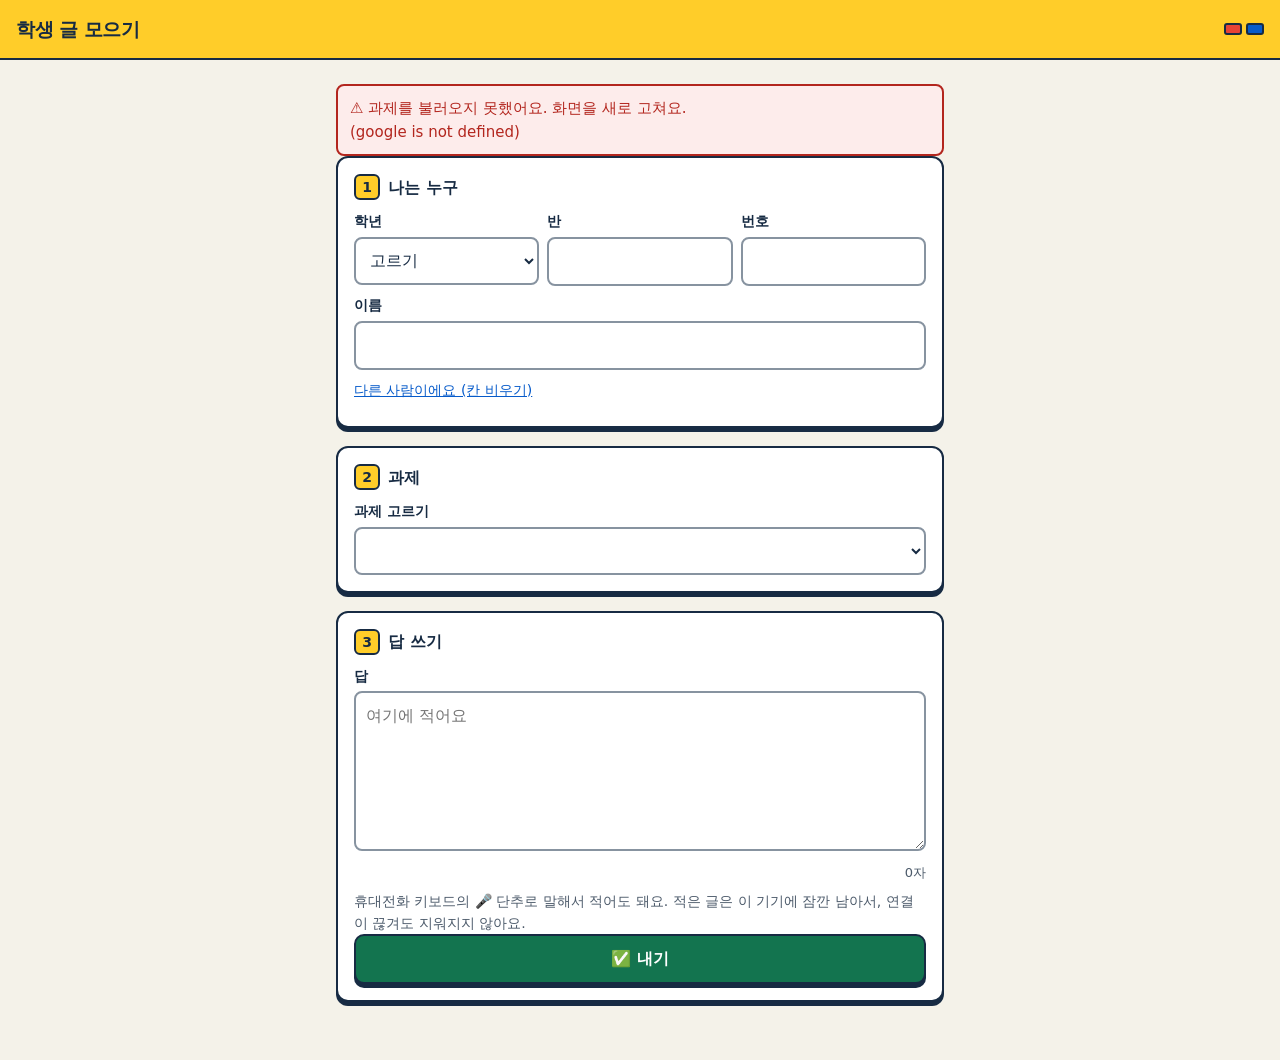
<file: 자료/단계별앱/가_글모으기/Index.html>
<!DOCTYPE html>
<html lang="ko">
<head>
<base target="_top">
<meta charset="utf-8">
<meta name="viewport" content="width=device-width, initial-scale=1">
<title>학생 글 모으기</title>
<style>
:root{--ink:#172b43;--muted:#4d5b6b;--paper:#f4f2e9;--brand:#075bca;--brand-tint:#e6f0fc;--ok:#13744f;--ok-tint:#e3f4ea;--bad:#b3261e;--bad-tint:#fdeceb;--warn:#8a5300;--warn-tint:#fff4d6;--gold:#ffcd29;--tap:48px}
*{box-sizing:border-box}
body{margin:0;font-family:"Malgun Gothic","Apple SD Gothic Neo",system-ui,sans-serif;background:var(--paper);color:var(--ink);line-height:1.6;-webkit-text-size-adjust:100%}
[hidden]{display:none!important}
.top{background:var(--gold);border-bottom:2px solid var(--ink);padding:14px 16px;padding-top:calc(14px + env(safe-area-inset-top));display:flex;align-items:center;gap:10px}
.top h1{font-size:19px;margin:0;flex:1;letter-spacing:-.5px}
.bricks{display:flex;gap:4px}.bricks i{width:18px;height:12px;border:2px solid var(--ink);border-radius:3px;background:#e74335}.bricks i+i{background:var(--brand)}
main{max-width:640px;margin:0 auto;padding:14px 16px calc(40px + env(safe-area-inset-bottom))}
.card{background:#fff;border:2px solid var(--ink);border-radius:12px;box-shadow:0 4px 0 var(--ink);padding:16px;margin:0 0 18px}
.card h2{font-size:16px;margin:0 0 10px;display:flex;align-items:center;gap:8px}
.num{display:inline-grid;place-items:center;width:26px;height:26px;border:2px solid var(--ink);border-radius:6px;background:var(--gold);font-size:14px}
.row{display:grid;grid-template-columns:1fr 1fr 1fr;gap:8px}
.row .wide{grid-column:1/-1}
label{display:block;font-size:14px;font-weight:700;margin:0 0 4px}
input,select,textarea{width:100%;font:inherit;font-size:16px;color:var(--ink);background:#fff;border:2px solid #8793a0;border-radius:8px;padding:10px;min-height:var(--tap)}
input:focus,select:focus,textarea:focus,button:focus-visible{outline:3px solid var(--brand);outline-offset:2px}
textarea{min-height:160px;resize:vertical}
.question{background:var(--brand-tint);border-left:5px solid var(--brand);border-radius:0 8px 8px 0;padding:10px 12px;margin:10px 0 0;white-space:pre-wrap}
.hint{font-size:14px;color:var(--muted);margin:6px 0 0}
.count{font-size:13px;color:var(--muted);text-align:right;margin-top:4px}
.btn{display:inline-flex;align-items:center;justify-content:center;gap:6px;min-height:var(--tap);padding:10px 16px;font:inherit;font-weight:700;font-size:16px;color:var(--ink);background:#fff;border:2px solid var(--ink);border-radius:10px;box-shadow:0 4px 0 var(--ink);cursor:pointer;touch-action:manipulation}
.btn:active{transform:translateY(4px);box-shadow:none}
.btn[disabled]{opacity:.55;cursor:not-allowed}
.btn.primary{background:var(--brand);color:#fff}
.btn.go{background:var(--ok);color:#fff}
.btn.block{display:flex;width:100%}
.btn.small{min-height:40px;font-size:14px;padding:6px 12px;box-shadow:0 3px 0 var(--ink)}
.tools{display:flex;flex-wrap:wrap;gap:8px;margin:10px 0}
.msg{border-radius:8px;padding:10px 12px;margin:10px 0 0;font-size:15px;white-space:pre-wrap}
.msg.bad{background:var(--bad-tint);color:var(--bad);border:2px solid var(--bad)}
.msg.warn{background:var(--warn-tint);color:var(--warn);border:2px solid var(--warn)}
.msg.ok{background:var(--ok-tint);color:var(--ok);border:2px solid var(--ok)}
.done{text-align:center}
.done .big{font-size:26px;font-weight:800;color:var(--ok);margin:4px 0}
.linkbtn{background:none;border:0;color:var(--brand);font:inherit;font-size:14px;text-decoration:underline;padding:8px 0;min-height:40px;cursor:pointer}
.thumbs{display:grid;grid-template-columns:repeat(3,1fr);gap:8px;margin-top:10px}
.thumbs figure{margin:0;border:2px solid var(--ink);border-radius:8px;overflow:hidden;background:#eef1f4;position:relative}
.thumbs img{display:block;width:100%;height:96px;object-fit:cover}
.thumbs figcaption{font-size:12px;padding:3px 6px;overflow:hidden;text-overflow:ellipsis;white-space:nowrap}
.thumbs .x{position:absolute;top:4px;right:4px;width:32px;height:32px;border-radius:50%;border:2px solid var(--ink);background:#fff;font-weight:800;cursor:pointer}
.busy{display:inline-block;width:16px;height:16px;border:3px solid currentColor;border-right-color:transparent;border-radius:50%;animation:spin .8s linear infinite}
@keyframes spin{to{transform:rotate(360deg)}}

</style>
</head>
<body>
<header class="top"><h1 id="appName">학생 글 모으기</h1><span class="bricks" aria-hidden="true"><i></i><i></i></span></header>
<main>
  <p id="loadMsg" class="msg warn">과제를 불러오는 중이에요…</p>

  <section class="card" id="whoCard">
    <h2><span class="num">1</span>나는 누구</h2>
    <div class="row">
      <div><label for="grade">학년</label><select id="grade"><option value="">고르기</option><option>1</option><option>2</option><option>3</option><option>4</option><option>5</option><option>6</option></select></div>
      <div><label for="cls">반</label><input id="cls" inputmode="numeric" pattern="[0-9]*" maxlength="2" autocomplete="off"></div>
      <div><label for="num">번호</label><input id="num" inputmode="numeric" pattern="[0-9]*" maxlength="2" autocomplete="off"></div>
      <div class="wide"><label for="name">이름</label><input id="name" maxlength="20" autocomplete="off"></div>
      <div class="wide" id="codeBox" hidden><label for="code">우리 반 코드</label><input id="code" inputmode="numeric" maxlength="8" autocomplete="off"></div>
    </div>
    <button type="button" class="linkbtn" id="notMe">다른 사람이에요 (칸 비우기)</button>
  </section>

  <section class="card" id="taskCard">
    <h2><span class="num">2</span>과제</h2>
    <label for="task">과제 고르기</label>
    <select id="task"></select>
    <p class="question" id="question" hidden></p>
  </section>

  <section class="card" id="answerCard">
    <h2><span class="num">3</span>답 쓰기</h2>
    <label for="answer">답</label>
    <textarea id="answer" maxlength="5000" placeholder="여기에 적어요"></textarea>
    <div class="count" id="count">0자</div>
    <p class="hint">휴대전화 키보드의 🎤 단추로 말해서 적어도 돼요. 적은 글은 이 기기에 잠깐 남아서, 연결이 끊겨도 지워지지 않아요.</p>
    <button type="button" class="btn go block" id="send">✅ 내기</button>
  </section>

  <p id="sendMsg" class="msg bad" hidden></p>

  <section class="card done" id="doneCard" hidden>
    <p class="big">✅ 냈어요</p>
    <p id="doneAt"></p>
    <button type="button" class="btn primary" id="again">하나 더 내기</button>
  </section>
</main>
<script>
/* ===== 공통: 누구 · 과제 · 알림 ===== */
var $ = function (id) { return document.getElementById(id); };
var STATE = { tasks: [] };

/* 서버(Code.gs) 함수 부르기. google.script.run 은 앱스 스크립트가 넣어 주는 통로입니다 */
function call(fn, arg) {
  return new Promise(function (resolve, reject) {
    google.script.run
      .withSuccessHandler(resolve)
      .withFailureHandler(function () { reject(new Error('연결이 끊겼어요. 잠시 뒤 다시 눌러요.')); })[fn](arg);
  });
}

function remember() {
  try { localStorage.setItem('who', JSON.stringify({ grade: $('grade').value, cls: $('cls').value, num: $('num').value, name: $('name').value, code: $('code').value })); } catch (e) { }
}
function recall() {
  try {
    var w = JSON.parse(localStorage.getItem('who') || '{}');
    ['grade', 'cls', 'num', 'name', 'code'].forEach(function (k) { if (w[k]) $(k).value = w[k]; });
  } catch (e) { }
}
function who() {
  return { grade: $('grade').value, cls: $('cls').value.trim(), num: $('num').value.trim(), name: $('name').value.trim(), code: $('code').value.trim(), task: $('task').value };
}
/** 화면에서 먼저 봅니다. 서버도 한 번 더 봅니다 */
function whoProblem() {
  var w = who();
  if (!w.grade) return '학년을 골라요.';
  if (!/^\d{1,2}$/.test(w.cls)) return '반을 숫자로 적어요.';
  if (!/^\d{1,2}$/.test(w.num)) return '번호를 숫자로 적어요.';
  if (!w.name) return '이름을 적어요.';
  if (!$('codeBox').hidden && !w.code) return '우리 반 코드를 적어요.';
  if (!w.task) return '과제를 골라요.';
  return '';
}
function showError(text) {
  var m = $('sendMsg');
  m.textContent = '⚠️ ' + text;
  m.hidden = false;
  m.scrollIntoView({ behavior: 'smooth', block: 'center' });
}
function hideError() { $('sendMsg').hidden = true; }
function busy(btn, on, label) {
  if (on) { btn.dataset.label = btn.innerHTML; btn.disabled = true; btn.textContent = ''; var s = document.createElement('span'); s.className = 'busy'; btn.appendChild(s); btn.appendChild(document.createTextNode(' ' + (label || '보내는 중'))); }
  else { btn.disabled = false; if (btn.dataset.label) btn.innerHTML = btn.dataset.label; }
}
function done(res) {
  $('answerCard').hidden = true;
  hideError();
  $('doneAt').textContent = $('task').value + ' · ' + res.at;
  $('doneCard').hidden = false;
  $('doneCard').scrollIntoView({ behavior: 'smooth', block: 'center' });
}
function showQuestion() {
  var t = STATE.tasks.filter(function (x) { return x.name === $('task').value; })[0];
  $('question').textContent = t ? t.question : '';
  $('question').hidden = !(t && t.question);
}

['grade', 'cls', 'num', 'name', 'code'].forEach(function (k) { $(k).addEventListener('change', remember); });
$('task').addEventListener('change', showQuestion);
$('notMe').addEventListener('click', function () {
  ['grade', 'cls', 'num', 'name', 'code'].forEach(function (k) { $(k).value = ''; });
  try { localStorage.removeItem('who'); } catch (e) { }
  $('grade').focus();
});
$('again').addEventListener('click', function () {
  $('doneCard').hidden = true;
  $('answerCard').hidden = false;
  resetAnswer();
  window.scrollTo({ top: 0, behavior: 'smooth' });
});

function loadTasks() {
  call('getTasks', {}).then(function (res) {
    if (!res || !res.ok) throw new Error((res && res.msg) || '');
    STATE.tasks = res.tasks || [];
    if (res.app) { $('appName').textContent = res.app; document.title = res.app; }
    $('codeBox').hidden = !res.needCode;
    var sel = $('task');
    sel.textContent = '';
    if (!STATE.tasks.length) {
      $('loadMsg').className = 'msg warn';
      $('loadMsg').textContent = '지금 열린 과제가 없어요. 선생님께 여쭤요.';
      return;
    }
    var first = document.createElement('option'); first.value = ''; first.textContent = '고르기'; sel.appendChild(first);
    STATE.tasks.forEach(function (t) { var o = document.createElement('option'); o.value = t.name; o.textContent = t.name; sel.appendChild(o); });
    if (STATE.tasks.length === 1) { sel.value = STATE.tasks[0].name; showQuestion(); }
    $('loadMsg').hidden = true;
  }).catch(function (err) {
    $('loadMsg').className = 'msg bad';
    $('loadMsg').textContent = '⚠️ 과제를 불러오지 못했어요. 화면을 새로 고쳐요.' + (err && err.message ? '\n(' + err.message + ')' : '');
  });
}

/* 사진을 가로 세로 1600픽셀 안의 jpg 로 줄입니다. 드라이브 OCR 은 2MB 이하 사진만 읽습니다 */
function shrinkImage(file, maxSide) {
  maxSide = maxSide || 1600;
  return new Promise(function (resolve, reject) {
    var url = URL.createObjectURL(file);
    var img = new Image();
    img.onload = function () {
      var s = Math.min(1, maxSide / Math.max(img.naturalWidth, img.naturalHeight));
      var c = document.createElement('canvas');
      c.width = Math.round(img.naturalWidth * s); c.height = Math.round(img.naturalHeight * s);
      var g = c.getContext('2d');
      g.fillStyle = '#fff'; g.fillRect(0, 0, c.width, c.height);
      g.drawImage(img, 0, 0, c.width, c.height);
      URL.revokeObjectURL(url);
      var data = c.toDataURL('image/jpeg', 0.85);
      resolve({ b64: data.split(',')[1], mime: 'image/jpeg', name: (file.name || 'photo').replace(/\.[^.]+$/, '') + '.jpg', preview: data });
    };
    img.onerror = function () { URL.revokeObjectURL(url); reject(new Error('이 사진 형식은 열지 못했어요. 화면을 캡처해 올리거나 카메라 설정을 「호환성 우선」으로 바꿔요.')); };
    img.src = url;
  });
}
function fileToB64(file) {
  return new Promise(function (resolve, reject) {
    var r = new FileReader();
    r.onload = function () { resolve({ b64: String(r.result).split(',')[1], mime: file.type || 'application/octet-stream', name: file.name || 'file' }); };
    r.onerror = function () { reject(new Error('파일을 읽지 못했어요.')); };
    r.readAsDataURL(file);
  });
}

/* ===== 가 단계: 글 ===== */
function draftKey() { return 'draft:' + $('task').value; }
function saveDraft() { try { localStorage.setItem(draftKey(), $('answer').value); } catch (e) { } }
function loadDraft() { try { $('answer').value = localStorage.getItem(draftKey()) || ''; } catch (e) { } countNow(); }
function countNow() { $('count').textContent = $('answer').value.length + '자'; }
function resetAnswer() {
  try { localStorage.removeItem(draftKey()); } catch (e) { }
  $('answer').value = '';
  countNow();
}

$('answer').addEventListener('input', function () { countNow(); saveDraft(); });
$('task').addEventListener('change', loadDraft);

$('send').addEventListener('click', function () {
  hideError();
  var why = whoProblem() || ($('answer').value.trim() ? '' : '답을 적어요.');
  if (why) { showError(why); return; }
  remember();
  var btn = $('send');
  busy(btn, true);
  var p = who();
  p.text = $('answer').value;
  call('submitText', p).then(function (res) {
    busy(btn, false);
    if (!res.ok) { showError(res.msg); return; }
    try { localStorage.removeItem(draftKey()); } catch (e) { }
    done(res);
  }).catch(function (err) {
    busy(btn, false);
    showError(err.message);
  });
});

recall();
loadTasks();
</script>
</body>
</html>
</file>
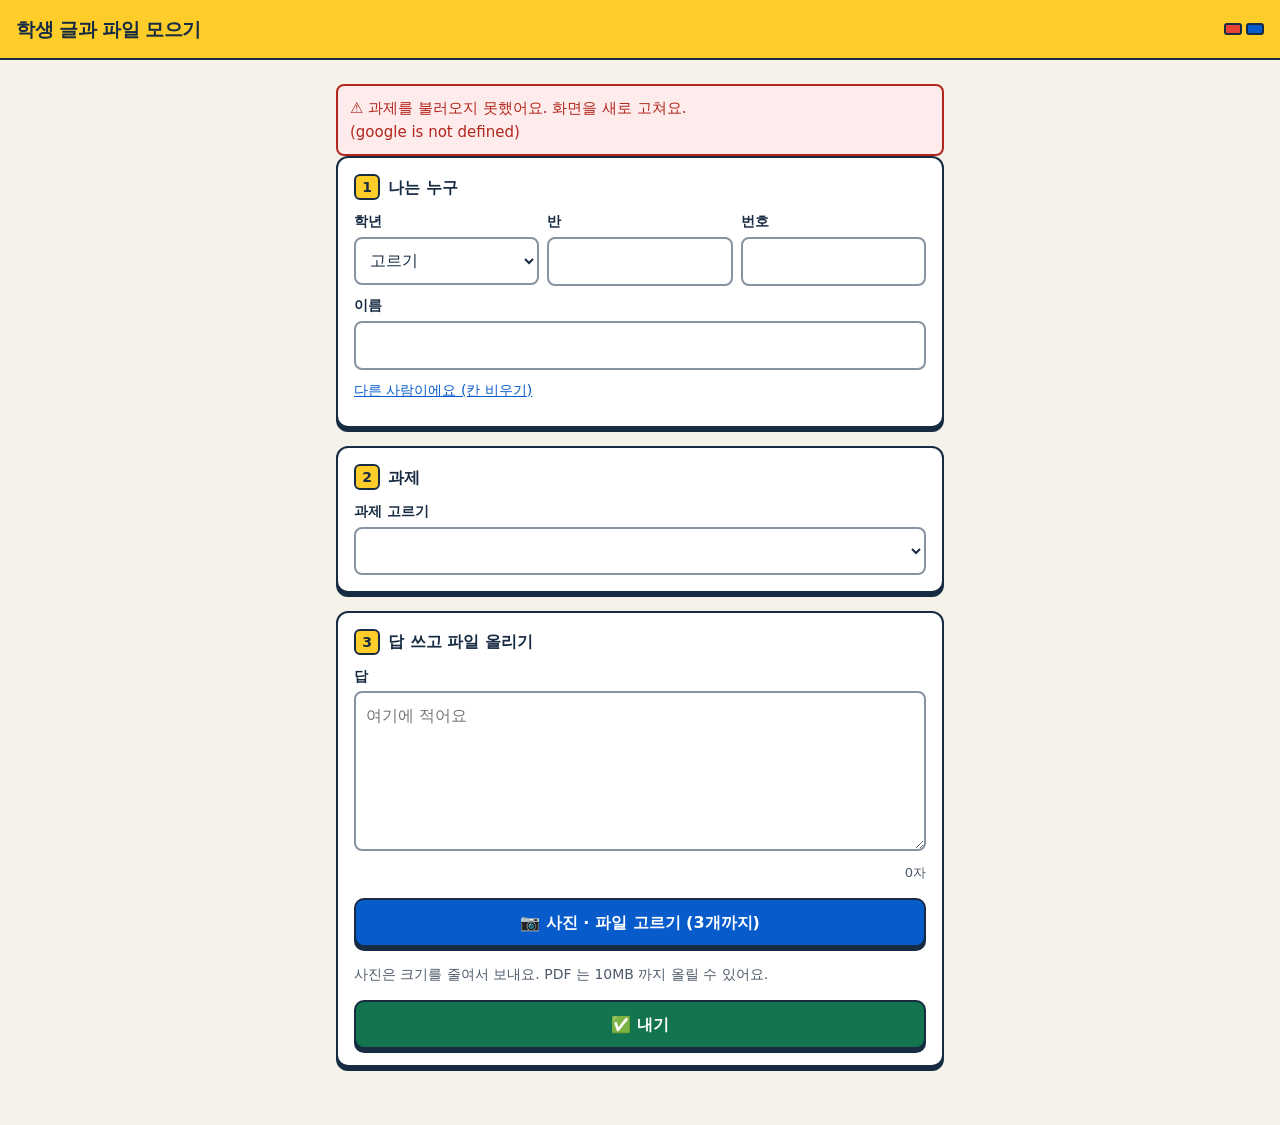
<file: 자료/단계별앱/나_글과파일모으기/Index.html>
<!DOCTYPE html>
<html lang="ko">
<head>
<base target="_top">
<meta charset="utf-8">
<meta name="viewport" content="width=device-width, initial-scale=1">
<title>학생 글과 파일 모으기</title>
<style>
:root{--ink:#172b43;--muted:#4d5b6b;--paper:#f4f2e9;--brand:#075bca;--brand-tint:#e6f0fc;--ok:#13744f;--ok-tint:#e3f4ea;--bad:#b3261e;--bad-tint:#fdeceb;--warn:#8a5300;--warn-tint:#fff4d6;--gold:#ffcd29;--tap:48px}
*{box-sizing:border-box}
body{margin:0;font-family:"Malgun Gothic","Apple SD Gothic Neo",system-ui,sans-serif;background:var(--paper);color:var(--ink);line-height:1.6;-webkit-text-size-adjust:100%}
[hidden]{display:none!important}
.top{background:var(--gold);border-bottom:2px solid var(--ink);padding:14px 16px;padding-top:calc(14px + env(safe-area-inset-top));display:flex;align-items:center;gap:10px}
.top h1{font-size:19px;margin:0;flex:1;letter-spacing:-.5px}
.bricks{display:flex;gap:4px}.bricks i{width:18px;height:12px;border:2px solid var(--ink);border-radius:3px;background:#e74335}.bricks i+i{background:var(--brand)}
main{max-width:640px;margin:0 auto;padding:14px 16px calc(40px + env(safe-area-inset-bottom))}
.card{background:#fff;border:2px solid var(--ink);border-radius:12px;box-shadow:0 4px 0 var(--ink);padding:16px;margin:0 0 18px}
.card h2{font-size:16px;margin:0 0 10px;display:flex;align-items:center;gap:8px}
.num{display:inline-grid;place-items:center;width:26px;height:26px;border:2px solid var(--ink);border-radius:6px;background:var(--gold);font-size:14px}
.row{display:grid;grid-template-columns:1fr 1fr 1fr;gap:8px}
.row .wide{grid-column:1/-1}
label{display:block;font-size:14px;font-weight:700;margin:0 0 4px}
input,select,textarea{width:100%;font:inherit;font-size:16px;color:var(--ink);background:#fff;border:2px solid #8793a0;border-radius:8px;padding:10px;min-height:var(--tap)}
input:focus,select:focus,textarea:focus,button:focus-visible{outline:3px solid var(--brand);outline-offset:2px}
textarea{min-height:160px;resize:vertical}
.question{background:var(--brand-tint);border-left:5px solid var(--brand);border-radius:0 8px 8px 0;padding:10px 12px;margin:10px 0 0;white-space:pre-wrap}
.hint{font-size:14px;color:var(--muted);margin:6px 0 0}
.count{font-size:13px;color:var(--muted);text-align:right;margin-top:4px}
.btn{display:inline-flex;align-items:center;justify-content:center;gap:6px;min-height:var(--tap);padding:10px 16px;font:inherit;font-weight:700;font-size:16px;color:var(--ink);background:#fff;border:2px solid var(--ink);border-radius:10px;box-shadow:0 4px 0 var(--ink);cursor:pointer;touch-action:manipulation}
.btn:active{transform:translateY(4px);box-shadow:none}
.btn[disabled]{opacity:.55;cursor:not-allowed}
.btn.primary{background:var(--brand);color:#fff}
.btn.go{background:var(--ok);color:#fff}
.btn.block{display:flex;width:100%}
.btn.small{min-height:40px;font-size:14px;padding:6px 12px;box-shadow:0 3px 0 var(--ink)}
.tools{display:flex;flex-wrap:wrap;gap:8px;margin:10px 0}
.msg{border-radius:8px;padding:10px 12px;margin:10px 0 0;font-size:15px;white-space:pre-wrap}
.msg.bad{background:var(--bad-tint);color:var(--bad);border:2px solid var(--bad)}
.msg.warn{background:var(--warn-tint);color:var(--warn);border:2px solid var(--warn)}
.msg.ok{background:var(--ok-tint);color:var(--ok);border:2px solid var(--ok)}
.done{text-align:center}
.done .big{font-size:26px;font-weight:800;color:var(--ok);margin:4px 0}
.linkbtn{background:none;border:0;color:var(--brand);font:inherit;font-size:14px;text-decoration:underline;padding:8px 0;min-height:40px;cursor:pointer}
.thumbs{display:grid;grid-template-columns:repeat(3,1fr);gap:8px;margin-top:10px}
.thumbs figure{margin:0;border:2px solid var(--ink);border-radius:8px;overflow:hidden;background:#eef1f4;position:relative}
.thumbs img{display:block;width:100%;height:96px;object-fit:cover}
.thumbs figcaption{font-size:12px;padding:3px 6px;overflow:hidden;text-overflow:ellipsis;white-space:nowrap}
.thumbs .x{position:absolute;top:4px;right:4px;width:32px;height:32px;border-radius:50%;border:2px solid var(--ink);background:#fff;font-weight:800;cursor:pointer}
.busy{display:inline-block;width:16px;height:16px;border:3px solid currentColor;border-right-color:transparent;border-radius:50%;animation:spin .8s linear infinite}
@keyframes spin{to{transform:rotate(360deg)}}
.vh{position:absolute;width:1px;height:1px;opacity:0;overflow:hidden}
.pickbtn{margin-top:14px}
</style>
</head>
<body>
<header class="top"><h1 id="appName">학생 글과 파일 모으기</h1><span class="bricks" aria-hidden="true"><i></i><i></i></span></header>
<main>
  <p id="loadMsg" class="msg warn">과제를 불러오는 중이에요…</p>

  <section class="card" id="whoCard">
    <h2><span class="num">1</span>나는 누구</h2>
    <div class="row">
      <div><label for="grade">학년</label><select id="grade"><option value="">고르기</option><option>1</option><option>2</option><option>3</option><option>4</option><option>5</option><option>6</option></select></div>
      <div><label for="cls">반</label><input id="cls" inputmode="numeric" pattern="[0-9]*" maxlength="2" autocomplete="off"></div>
      <div><label for="num">번호</label><input id="num" inputmode="numeric" pattern="[0-9]*" maxlength="2" autocomplete="off"></div>
      <div class="wide"><label for="name">이름</label><input id="name" maxlength="20" autocomplete="off"></div>
      <div class="wide" id="codeBox" hidden><label for="code">우리 반 코드</label><input id="code" inputmode="numeric" maxlength="8" autocomplete="off"></div>
    </div>
    <button type="button" class="linkbtn" id="notMe">다른 사람이에요 (칸 비우기)</button>
  </section>

  <section class="card" id="taskCard">
    <h2><span class="num">2</span>과제</h2>
    <label for="task">과제 고르기</label>
    <select id="task"></select>
    <p class="question" id="question" hidden></p>
  </section>

  <section class="card" id="answerCard">
    <h2><span class="num">3</span>답 쓰고 파일 올리기</h2>
    <label for="answer">답</label>
    <textarea id="answer" maxlength="5000" placeholder="여기에 적어요"></textarea>
    <div class="count" id="count">0자</div>
    <label class="btn primary block pickbtn" for="files">📷 사진 · 파일 고르기 (3개까지)</label>
    <input type="file" id="files" class="vh" accept="image/*,application/pdf" multiple>
    <div class="thumbs" id="thumbs"></div>
    <p class="hint">사진은 크기를 줄여서 보내요. PDF 는 10MB 까지 올릴 수 있어요.</p>
    <button type="button" class="btn go block" id="send" style="margin-top:14px">✅ 내기</button>
  </section>

  <p id="sendMsg" class="msg bad" hidden></p>

  <section class="card done" id="doneCard" hidden>
    <p class="big">✅ 냈어요</p>
    <p id="doneAt"></p>
    <button type="button" class="btn primary" id="again">하나 더 내기</button>
  </section>
</main>
<script>
/* ===== 공통: 누구 · 과제 · 알림 ===== */
var $ = function (id) { return document.getElementById(id); };
var STATE = { tasks: [] };

/* 서버(Code.gs) 함수 부르기. google.script.run 은 앱스 스크립트가 넣어 주는 통로입니다 */
function call(fn, arg) {
  return new Promise(function (resolve, reject) {
    google.script.run
      .withSuccessHandler(resolve)
      .withFailureHandler(function () { reject(new Error('연결이 끊겼어요. 잠시 뒤 다시 눌러요.')); })[fn](arg);
  });
}

function remember() {
  try { localStorage.setItem('who', JSON.stringify({ grade: $('grade').value, cls: $('cls').value, num: $('num').value, name: $('name').value, code: $('code').value })); } catch (e) { }
}
function recall() {
  try {
    var w = JSON.parse(localStorage.getItem('who') || '{}');
    ['grade', 'cls', 'num', 'name', 'code'].forEach(function (k) { if (w[k]) $(k).value = w[k]; });
  } catch (e) { }
}
function who() {
  return { grade: $('grade').value, cls: $('cls').value.trim(), num: $('num').value.trim(), name: $('name').value.trim(), code: $('code').value.trim(), task: $('task').value };
}
/** 화면에서 먼저 봅니다. 서버도 한 번 더 봅니다 */
function whoProblem() {
  var w = who();
  if (!w.grade) return '학년을 골라요.';
  if (!/^\d{1,2}$/.test(w.cls)) return '반을 숫자로 적어요.';
  if (!/^\d{1,2}$/.test(w.num)) return '번호를 숫자로 적어요.';
  if (!w.name) return '이름을 적어요.';
  if (!$('codeBox').hidden && !w.code) return '우리 반 코드를 적어요.';
  if (!w.task) return '과제를 골라요.';
  return '';
}
function showError(text) {
  var m = $('sendMsg');
  m.textContent = '⚠️ ' + text;
  m.hidden = false;
  m.scrollIntoView({ behavior: 'smooth', block: 'center' });
}
function hideError() { $('sendMsg').hidden = true; }
function busy(btn, on, label) {
  if (on) { btn.dataset.label = btn.innerHTML; btn.disabled = true; btn.textContent = ''; var s = document.createElement('span'); s.className = 'busy'; btn.appendChild(s); btn.appendChild(document.createTextNode(' ' + (label || '보내는 중'))); }
  else { btn.disabled = false; if (btn.dataset.label) btn.innerHTML = btn.dataset.label; }
}
function done(res) {
  $('answerCard').hidden = true;
  hideError();
  $('doneAt').textContent = $('task').value + ' · ' + res.at;
  $('doneCard').hidden = false;
  $('doneCard').scrollIntoView({ behavior: 'smooth', block: 'center' });
}
function showQuestion() {
  var t = STATE.tasks.filter(function (x) { return x.name === $('task').value; })[0];
  $('question').textContent = t ? t.question : '';
  $('question').hidden = !(t && t.question);
}

['grade', 'cls', 'num', 'name', 'code'].forEach(function (k) { $(k).addEventListener('change', remember); });
$('task').addEventListener('change', showQuestion);
$('notMe').addEventListener('click', function () {
  ['grade', 'cls', 'num', 'name', 'code'].forEach(function (k) { $(k).value = ''; });
  try { localStorage.removeItem('who'); } catch (e) { }
  $('grade').focus();
});
$('again').addEventListener('click', function () {
  $('doneCard').hidden = true;
  $('answerCard').hidden = false;
  resetAnswer();
  window.scrollTo({ top: 0, behavior: 'smooth' });
});

function loadTasks() {
  call('getTasks', {}).then(function (res) {
    if (!res || !res.ok) throw new Error((res && res.msg) || '');
    STATE.tasks = res.tasks || [];
    if (res.app) { $('appName').textContent = res.app; document.title = res.app; }
    $('codeBox').hidden = !res.needCode;
    var sel = $('task');
    sel.textContent = '';
    if (!STATE.tasks.length) {
      $('loadMsg').className = 'msg warn';
      $('loadMsg').textContent = '지금 열린 과제가 없어요. 선생님께 여쭤요.';
      return;
    }
    var first = document.createElement('option'); first.value = ''; first.textContent = '고르기'; sel.appendChild(first);
    STATE.tasks.forEach(function (t) { var o = document.createElement('option'); o.value = t.name; o.textContent = t.name; sel.appendChild(o); });
    if (STATE.tasks.length === 1) { sel.value = STATE.tasks[0].name; showQuestion(); }
    $('loadMsg').hidden = true;
  }).catch(function (err) {
    $('loadMsg').className = 'msg bad';
    $('loadMsg').textContent = '⚠️ 과제를 불러오지 못했어요. 화면을 새로 고쳐요.' + (err && err.message ? '\n(' + err.message + ')' : '');
  });
}

/* 사진을 가로 세로 1600픽셀 안의 jpg 로 줄입니다. 드라이브 OCR 은 2MB 이하 사진만 읽습니다 */
function shrinkImage(file, maxSide) {
  maxSide = maxSide || 1600;
  return new Promise(function (resolve, reject) {
    var url = URL.createObjectURL(file);
    var img = new Image();
    img.onload = function () {
      var s = Math.min(1, maxSide / Math.max(img.naturalWidth, img.naturalHeight));
      var c = document.createElement('canvas');
      c.width = Math.round(img.naturalWidth * s); c.height = Math.round(img.naturalHeight * s);
      var g = c.getContext('2d');
      g.fillStyle = '#fff'; g.fillRect(0, 0, c.width, c.height);
      g.drawImage(img, 0, 0, c.width, c.height);
      URL.revokeObjectURL(url);
      var data = c.toDataURL('image/jpeg', 0.85);
      resolve({ b64: data.split(',')[1], mime: 'image/jpeg', name: (file.name || 'photo').replace(/\.[^.]+$/, '') + '.jpg', preview: data });
    };
    img.onerror = function () { URL.revokeObjectURL(url); reject(new Error('이 사진 형식은 열지 못했어요. 화면을 캡처해 올리거나 카메라 설정을 「호환성 우선」으로 바꿔요.')); };
    img.src = url;
  });
}
function fileToB64(file) {
  return new Promise(function (resolve, reject) {
    var r = new FileReader();
    r.onload = function () { resolve({ b64: String(r.result).split(',')[1], mime: file.type || 'application/octet-stream', name: file.name || 'file' }); };
    r.onerror = function () { reject(new Error('파일을 읽지 못했어요.')); };
    r.readAsDataURL(file);
  });
}

/* ===== 나 단계: 글 + 사진 · 파일 ===== */
var MAX_FILES = 3, MAX_MB = 10;
STATE.files = [];

function countNow() { $('count').textContent = $('answer').value.length + '자'; }
$('answer').addEventListener('input', countNow);

function drawThumbs() {
  var box = $('thumbs');
  box.textContent = '';
  STATE.files.forEach(function (f, i) {
    var fig = document.createElement('figure');
    if (f.preview) { var im = document.createElement('img'); im.src = f.preview; im.alt = f.name; fig.appendChild(im); }
    else { var ph = document.createElement('div'); ph.style.cssText = 'height:96px;display:grid;place-items:center;font-size:28px'; ph.textContent = '📄'; fig.appendChild(ph); }
    var cap = document.createElement('figcaption'); cap.textContent = f.name; fig.appendChild(cap);
    var x = document.createElement('button'); x.type = 'button'; x.className = 'x'; x.textContent = '×'; x.setAttribute('aria-label', f.name + ' 빼기');
    x.addEventListener('click', function () { STATE.files.splice(i, 1); drawThumbs(); });
    fig.appendChild(x);
    box.appendChild(fig);
  });
}

$('files').addEventListener('change', function () {
  hideError();
  var picked = Array.prototype.slice.call(this.files || []);
  this.value = '';
  var room = MAX_FILES - STATE.files.length;
  if (picked.length > room) showError('파일은 ' + MAX_FILES + '개까지예요. 앞에서부터 ' + Math.max(room, 0) + '개만 넣었어요.');
  picked.slice(0, Math.max(room, 0)).reduce(function (chain, file) {
    return chain.then(function () {
      if (/^image\/(jpeg|png|webp|heic|heif)$/i.test(file.type) || (!file.type && /\.(jpe?g|png|heic)$/i.test(file.name))) {
        return shrinkImage(file).catch(function (err) {
          if (file.size <= MAX_MB * 1024 * 1024) return fileToB64(file);
          throw err;
        });
      }
      if (file.size > MAX_MB * 1024 * 1024) throw new Error(file.name + ' 은(는) ' + MAX_MB + 'MB 보다 커요.');
      return fileToB64(file);
    }).then(function (f) { STATE.files.push(f); drawThumbs(); });
  }, Promise.resolve()).catch(function (err) { showError(err.message); });
});

function resetAnswer() {
  $('answer').value = '';
  countNow();
  STATE.files = [];
  drawThumbs();
}

$('send').addEventListener('click', function () {
  hideError();
  var why = whoProblem() || ($('answer').value.trim() || STATE.files.length ? '' : '답을 적거나 파일을 올려요.');
  if (why) { showError(why); return; }
  remember();
  var btn = $('send');
  busy(btn, true, STATE.files.length ? '파일 보내는 중' : '보내는 중');
  var p = who();
  p.text = $('answer').value;
  p.files = STATE.files.map(function (f) { return { b64: f.b64, mime: f.mime, name: f.name }; });
  call('submitWithFiles', p).then(function (res) {
    busy(btn, false);
    if (!res.ok) { showError(res.msg); return; }
    done(res);
  }).catch(function (err) {
    busy(btn, false);
    showError(err.message);
  });
});

recall();
loadTasks();
</script>
</body>
</html>
</file>
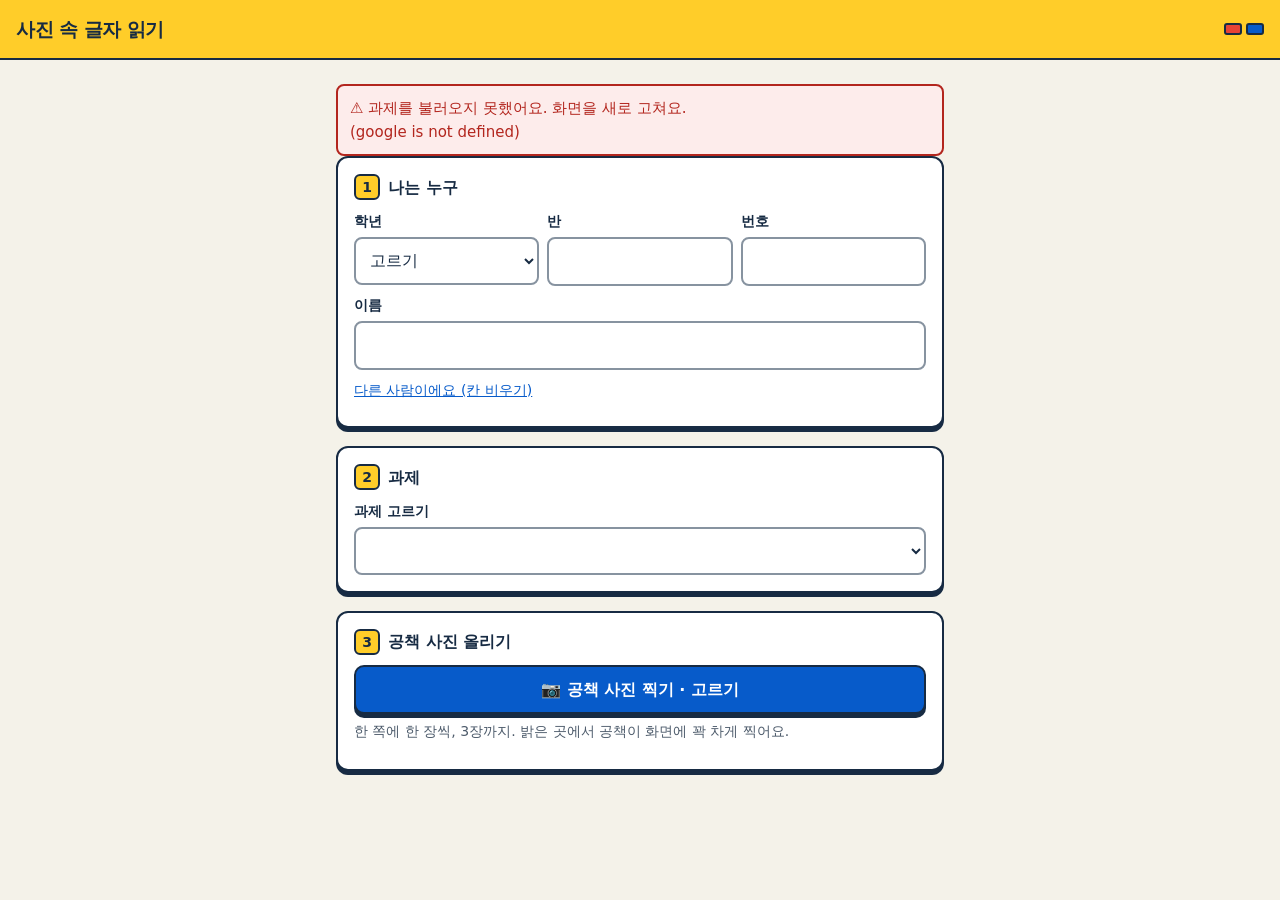
<file: 자료/단계별앱/다_사진글자읽기/Index.html>
<!DOCTYPE html>
<html lang="ko">
<head>
<base target="_top">
<meta charset="utf-8">
<meta name="viewport" content="width=device-width, initial-scale=1">
<title>사진 속 글자 읽기</title>
<style>
:root{--ink:#172b43;--muted:#4d5b6b;--paper:#f4f2e9;--brand:#075bca;--brand-tint:#e6f0fc;--ok:#13744f;--ok-tint:#e3f4ea;--bad:#b3261e;--bad-tint:#fdeceb;--warn:#8a5300;--warn-tint:#fff4d6;--gold:#ffcd29;--tap:48px}
*{box-sizing:border-box}
body{margin:0;font-family:"Malgun Gothic","Apple SD Gothic Neo",system-ui,sans-serif;background:var(--paper);color:var(--ink);line-height:1.6;-webkit-text-size-adjust:100%}
[hidden]{display:none!important}
.top{background:var(--gold);border-bottom:2px solid var(--ink);padding:14px 16px;padding-top:calc(14px + env(safe-area-inset-top));display:flex;align-items:center;gap:10px}
.top h1{font-size:19px;margin:0;flex:1;letter-spacing:-.5px}
.bricks{display:flex;gap:4px}.bricks i{width:18px;height:12px;border:2px solid var(--ink);border-radius:3px;background:#e74335}.bricks i+i{background:var(--brand)}
main{max-width:640px;margin:0 auto;padding:14px 16px calc(40px + env(safe-area-inset-bottom))}
.card{background:#fff;border:2px solid var(--ink);border-radius:12px;box-shadow:0 4px 0 var(--ink);padding:16px;margin:0 0 18px}
.card h2{font-size:16px;margin:0 0 10px;display:flex;align-items:center;gap:8px}
.num{display:inline-grid;place-items:center;width:26px;height:26px;border:2px solid var(--ink);border-radius:6px;background:var(--gold);font-size:14px}
.row{display:grid;grid-template-columns:1fr 1fr 1fr;gap:8px}
.row .wide{grid-column:1/-1}
label{display:block;font-size:14px;font-weight:700;margin:0 0 4px}
input,select,textarea{width:100%;font:inherit;font-size:16px;color:var(--ink);background:#fff;border:2px solid #8793a0;border-radius:8px;padding:10px;min-height:var(--tap)}
input:focus,select:focus,textarea:focus,button:focus-visible{outline:3px solid var(--brand);outline-offset:2px}
textarea{min-height:160px;resize:vertical}
.question{background:var(--brand-tint);border-left:5px solid var(--brand);border-radius:0 8px 8px 0;padding:10px 12px;margin:10px 0 0;white-space:pre-wrap}
.hint{font-size:14px;color:var(--muted);margin:6px 0 0}
.count{font-size:13px;color:var(--muted);text-align:right;margin-top:4px}
.btn{display:inline-flex;align-items:center;justify-content:center;gap:6px;min-height:var(--tap);padding:10px 16px;font:inherit;font-weight:700;font-size:16px;color:var(--ink);background:#fff;border:2px solid var(--ink);border-radius:10px;box-shadow:0 4px 0 var(--ink);cursor:pointer;touch-action:manipulation}
.btn:active{transform:translateY(4px);box-shadow:none}
.btn[disabled]{opacity:.55;cursor:not-allowed}
.btn.primary{background:var(--brand);color:#fff}
.btn.go{background:var(--ok);color:#fff}
.btn.block{display:flex;width:100%}
.btn.small{min-height:40px;font-size:14px;padding:6px 12px;box-shadow:0 3px 0 var(--ink)}
.tools{display:flex;flex-wrap:wrap;gap:8px;margin:10px 0}
.msg{border-radius:8px;padding:10px 12px;margin:10px 0 0;font-size:15px;white-space:pre-wrap}
.msg.bad{background:var(--bad-tint);color:var(--bad);border:2px solid var(--bad)}
.msg.warn{background:var(--warn-tint);color:var(--warn);border:2px solid var(--warn)}
.msg.ok{background:var(--ok-tint);color:var(--ok);border:2px solid var(--ok)}
.done{text-align:center}
.done .big{font-size:26px;font-weight:800;color:var(--ok);margin:4px 0}
.linkbtn{background:none;border:0;color:var(--brand);font:inherit;font-size:14px;text-decoration:underline;padding:8px 0;min-height:40px;cursor:pointer}
.thumbs{display:grid;grid-template-columns:repeat(3,1fr);gap:8px;margin-top:10px}
.thumbs figure{margin:0;border:2px solid var(--ink);border-radius:8px;overflow:hidden;background:#eef1f4;position:relative}
.thumbs img{display:block;width:100%;height:96px;object-fit:cover}
.thumbs figcaption{font-size:12px;padding:3px 6px;overflow:hidden;text-overflow:ellipsis;white-space:nowrap}
.thumbs .x{position:absolute;top:4px;right:4px;width:32px;height:32px;border-radius:50%;border:2px solid var(--ink);background:#fff;font-weight:800;cursor:pointer}
.busy{display:inline-block;width:16px;height:16px;border:3px solid currentColor;border-right-color:transparent;border-radius:50%;animation:spin .8s linear infinite}
@keyframes spin{to{transform:rotate(360deg)}}
.vh{position:absolute;width:1px;height:1px;opacity:0;overflow:hidden}
.thumbs img{cursor:zoom-in}
.stepline{font-size:14px;color:var(--muted);margin:12px 0 6px}
.viewer{position:fixed;inset:0;background:rgba(7,21,38,.88);display:flex;align-items:center;justify-content:center;padding:16px;z-index:9}
.viewer img{max-width:100%;max-height:85vh;border-radius:8px;background:#fff}
.viewer button{position:absolute;top:calc(12px + env(safe-area-inset-top));right:12px}
</style>
</head>
<body>
<header class="top"><h1 id="appName">사진 속 글자 읽기</h1><span class="bricks" aria-hidden="true"><i></i><i></i></span></header>
<main>
  <p id="loadMsg" class="msg warn">과제를 불러오는 중이에요…</p>

  <section class="card" id="whoCard">
    <h2><span class="num">1</span>나는 누구</h2>
    <div class="row">
      <div><label for="grade">학년</label><select id="grade"><option value="">고르기</option><option>1</option><option>2</option><option>3</option><option>4</option><option>5</option><option>6</option></select></div>
      <div><label for="cls">반</label><input id="cls" inputmode="numeric" pattern="[0-9]*" maxlength="2" autocomplete="off"></div>
      <div><label for="num">번호</label><input id="num" inputmode="numeric" pattern="[0-9]*" maxlength="2" autocomplete="off"></div>
      <div class="wide"><label for="name">이름</label><input id="name" maxlength="20" autocomplete="off"></div>
      <div class="wide" id="codeBox" hidden><label for="code">우리 반 코드</label><input id="code" inputmode="numeric" maxlength="8" autocomplete="off"></div>
    </div>
    <button type="button" class="linkbtn" id="notMe">다른 사람이에요 (칸 비우기)</button>
  </section>

  <section class="card" id="taskCard">
    <h2><span class="num">2</span>과제</h2>
    <label for="task">과제 고르기</label>
    <select id="task"></select>
    <p class="question" id="question" hidden></p>
  </section>

  <section class="card" id="answerCard">
    <h2><span class="num">3</span>공책 사진 올리기</h2>
    <label class="btn primary block" for="photos">📷 공책 사진 찍기 · 고르기</label>
    <input type="file" id="photos" class="vh" accept="image/*" multiple>
    <p class="hint">한 쪽에 한 장씩, 3장까지. 밝은 곳에서 공책이 화면에 꽉 차게 찍어요.</p>
    <div class="thumbs" id="thumbs"></div>
    <button type="button" class="btn block" id="read" style="margin-top:14px" hidden>🔎 사진 속 글자 읽기</button>
    <div id="checkBox" hidden>
      <p class="stepline">사진을 눌러 크게 보고, 읽은 글에서 틀린 곳을 고쳐요.</p>
      <p class="msg warn" id="miss" hidden></p>
      <label for="answer">읽은 글</label>
      <textarea id="answer" maxlength="5000"></textarea>
      <button type="button" class="btn go block" id="send" style="margin-top:14px">✅ 확인했어요, 내기</button>
    </div>
    <div class="viewer" id="viewer" hidden><img id="viewerImg" alt="크게 본 사진"><button type="button" class="btn small" id="viewerClose">닫기</button></div>
  </section>

  <p id="sendMsg" class="msg bad" hidden></p>

  <section class="card done" id="doneCard" hidden>
    <p class="big">✅ 냈어요</p>
    <p id="doneAt"></p>
    <button type="button" class="btn primary" id="again">하나 더 내기</button>
  </section>
</main>
<script>
/* ===== 공통: 누구 · 과제 · 알림 ===== */
var $ = function (id) { return document.getElementById(id); };
var STATE = { tasks: [] };

/* 서버(Code.gs) 함수 부르기. google.script.run 은 앱스 스크립트가 넣어 주는 통로입니다 */
function call(fn, arg) {
  return new Promise(function (resolve, reject) {
    google.script.run
      .withSuccessHandler(resolve)
      .withFailureHandler(function () { reject(new Error('연결이 끊겼어요. 잠시 뒤 다시 눌러요.')); })[fn](arg);
  });
}

function remember() {
  try { localStorage.setItem('who', JSON.stringify({ grade: $('grade').value, cls: $('cls').value, num: $('num').value, name: $('name').value, code: $('code').value })); } catch (e) { }
}
function recall() {
  try {
    var w = JSON.parse(localStorage.getItem('who') || '{}');
    ['grade', 'cls', 'num', 'name', 'code'].forEach(function (k) { if (w[k]) $(k).value = w[k]; });
  } catch (e) { }
}
function who() {
  return { grade: $('grade').value, cls: $('cls').value.trim(), num: $('num').value.trim(), name: $('name').value.trim(), code: $('code').value.trim(), task: $('task').value };
}
/** 화면에서 먼저 봅니다. 서버도 한 번 더 봅니다 */
function whoProblem() {
  var w = who();
  if (!w.grade) return '학년을 골라요.';
  if (!/^\d{1,2}$/.test(w.cls)) return '반을 숫자로 적어요.';
  if (!/^\d{1,2}$/.test(w.num)) return '번호를 숫자로 적어요.';
  if (!w.name) return '이름을 적어요.';
  if (!$('codeBox').hidden && !w.code) return '우리 반 코드를 적어요.';
  if (!w.task) return '과제를 골라요.';
  return '';
}
function showError(text) {
  var m = $('sendMsg');
  m.textContent = '⚠️ ' + text;
  m.hidden = false;
  m.scrollIntoView({ behavior: 'smooth', block: 'center' });
}
function hideError() { $('sendMsg').hidden = true; }
function busy(btn, on, label) {
  if (on) { btn.dataset.label = btn.innerHTML; btn.disabled = true; btn.textContent = ''; var s = document.createElement('span'); s.className = 'busy'; btn.appendChild(s); btn.appendChild(document.createTextNode(' ' + (label || '보내는 중'))); }
  else { btn.disabled = false; if (btn.dataset.label) btn.innerHTML = btn.dataset.label; }
}
function done(res) {
  $('answerCard').hidden = true;
  hideError();
  $('doneAt').textContent = $('task').value + ' · ' + res.at;
  $('doneCard').hidden = false;
  $('doneCard').scrollIntoView({ behavior: 'smooth', block: 'center' });
}
function showQuestion() {
  var t = STATE.tasks.filter(function (x) { return x.name === $('task').value; })[0];
  $('question').textContent = t ? t.question : '';
  $('question').hidden = !(t && t.question);
}

['grade', 'cls', 'num', 'name', 'code'].forEach(function (k) { $(k).addEventListener('change', remember); });
$('task').addEventListener('change', showQuestion);
$('notMe').addEventListener('click', function () {
  ['grade', 'cls', 'num', 'name', 'code'].forEach(function (k) { $(k).value = ''; });
  try { localStorage.removeItem('who'); } catch (e) { }
  $('grade').focus();
});
$('again').addEventListener('click', function () {
  $('doneCard').hidden = true;
  $('answerCard').hidden = false;
  resetAnswer();
  window.scrollTo({ top: 0, behavior: 'smooth' });
});

function loadTasks() {
  call('getTasks', {}).then(function (res) {
    if (!res || !res.ok) throw new Error((res && res.msg) || '');
    STATE.tasks = res.tasks || [];
    if (res.app) { $('appName').textContent = res.app; document.title = res.app; }
    $('codeBox').hidden = !res.needCode;
    var sel = $('task');
    sel.textContent = '';
    if (!STATE.tasks.length) {
      $('loadMsg').className = 'msg warn';
      $('loadMsg').textContent = '지금 열린 과제가 없어요. 선생님께 여쭤요.';
      return;
    }
    var first = document.createElement('option'); first.value = ''; first.textContent = '고르기'; sel.appendChild(first);
    STATE.tasks.forEach(function (t) { var o = document.createElement('option'); o.value = t.name; o.textContent = t.name; sel.appendChild(o); });
    if (STATE.tasks.length === 1) { sel.value = STATE.tasks[0].name; showQuestion(); }
    $('loadMsg').hidden = true;
  }).catch(function (err) {
    $('loadMsg').className = 'msg bad';
    $('loadMsg').textContent = '⚠️ 과제를 불러오지 못했어요. 화면을 새로 고쳐요.' + (err && err.message ? '\n(' + err.message + ')' : '');
  });
}

/* 사진을 가로 세로 1600픽셀 안의 jpg 로 줄입니다. 드라이브 OCR 은 2MB 이하 사진만 읽습니다 */
function shrinkImage(file, maxSide) {
  maxSide = maxSide || 1600;
  return new Promise(function (resolve, reject) {
    var url = URL.createObjectURL(file);
    var img = new Image();
    img.onload = function () {
      var s = Math.min(1, maxSide / Math.max(img.naturalWidth, img.naturalHeight));
      var c = document.createElement('canvas');
      c.width = Math.round(img.naturalWidth * s); c.height = Math.round(img.naturalHeight * s);
      var g = c.getContext('2d');
      g.fillStyle = '#fff'; g.fillRect(0, 0, c.width, c.height);
      g.drawImage(img, 0, 0, c.width, c.height);
      URL.revokeObjectURL(url);
      var data = c.toDataURL('image/jpeg', 0.85);
      resolve({ b64: data.split(',')[1], mime: 'image/jpeg', name: (file.name || 'photo').replace(/\.[^.]+$/, '') + '.jpg', preview: data });
    };
    img.onerror = function () { URL.revokeObjectURL(url); reject(new Error('이 사진 형식은 열지 못했어요. 화면을 캡처해 올리거나 카메라 설정을 「호환성 우선」으로 바꿔요.')); };
    img.src = url;
  });
}
function fileToB64(file) {
  return new Promise(function (resolve, reject) {
    var r = new FileReader();
    r.onload = function () { resolve({ b64: String(r.result).split(',')[1], mime: file.type || 'application/octet-stream', name: file.name || 'file' }); };
    r.onerror = function () { reject(new Error('파일을 읽지 못했어요.')); };
    r.readAsDataURL(file);
  });
}

/* ===== 다 단계: 사진 → 드라이브 OCR → 학생 확인 ===== */
var MAX_PHOTOS = 3;
STATE.photos = []; STATE.fileIds = []; STATE.ocr = '';

function drawThumbs() {
  var box = $('thumbs');
  box.textContent = '';
  STATE.photos.forEach(function (f, i) {
    var fig = document.createElement('figure');
    var im = document.createElement('img'); im.src = f.preview; im.alt = (i + 1) + '쪽 사진';
    im.addEventListener('click', function () { $('viewerImg').src = f.preview; $('viewer').hidden = false; });
    var cap = document.createElement('figcaption'); cap.textContent = (i + 1) + '쪽';
    var x = document.createElement('button'); x.type = 'button'; x.className = 'x'; x.textContent = '×'; x.setAttribute('aria-label', (i + 1) + '쪽 빼기');
    x.addEventListener('click', function () { STATE.photos.splice(i, 1); photosChanged(); });
    fig.appendChild(im); fig.appendChild(cap); fig.appendChild(x);
    box.appendChild(fig);
  });
  $('read').hidden = !STATE.photos.length || !$('checkBox').hidden;
}
function photosChanged() {
  STATE.fileIds = []; STATE.ocr = '';
  $('checkBox').hidden = true;
  drawThumbs();
}
$('viewerClose').addEventListener('click', function () { $('viewer').hidden = true; });
$('viewer').addEventListener('click', function (e) { if (e.target === this) this.hidden = true; });

$('photos').addEventListener('change', function () {
  hideError();
  var picked = Array.prototype.slice.call(this.files || []);
  this.value = '';
  var room = MAX_PHOTOS - STATE.photos.length;
  if (picked.length > room) showError('사진은 ' + MAX_PHOTOS + '장까지예요.');
  picked.slice(0, Math.max(room, 0)).reduce(function (chain, file) {
    return chain.then(function () { return shrinkImage(file); }).then(function (f) { STATE.photos.push(f); photosChanged(); });
  }, Promise.resolve()).catch(function (err) { showError(err.message); });
});

$('read').addEventListener('click', function () {
  hideError();
  var why = whoProblem();
  if (why) { showError(why); return; }
  remember();
  var btn = $('read');
  busy(btn, true, '사진을 보내고 글자를 읽는 중 (10초쯤)');
  var p = who();
  p.images = STATE.photos.map(function (f) { return { b64: f.b64, mime: f.mime, name: f.name }; });
  call('readPhotos', p).then(function (res) {
    busy(btn, false);
    if (!res.ok) { showError(res.msg); return; }
    STATE.fileIds = res.files.map(function (f) { return f.id; });
    STATE.ocr = res.text || '';
    $('answer').value = STATE.ocr;
    var miss = (res.misses || []).join('\n');
    $('miss').textContent = miss ? '⚠️ ' + miss + '\n읽지 못한 부분은 직접 적어요.' : '';
    $('miss').hidden = !miss;
    $('checkBox').hidden = false;
    btn.hidden = true;
    $('answer').focus();
  }).catch(function (err) {
    busy(btn, false);
    showError(err.message);
  });
});

function resetAnswer() {
  STATE.photos = [];
  $('answer').value = '';
  photosChanged();
}

$('send').addEventListener('click', function () {
  hideError();
  var why = whoProblem() || ($('answer').value.trim() ? '' : '글이 비어 있어요. 읽은 글을 확인하거나 직접 적어요.');
  if (why) { showError(why); return; }
  var btn = $('send');
  busy(btn, true);
  var p = who();
  p.fileIds = STATE.fileIds;
  p.ocr = STATE.ocr;
  p.text = $('answer').value;
  call('submitChecked', p).then(function (res) {
    busy(btn, false);
    if (!res.ok) { showError(res.msg); return; }
    done(res);
  }).catch(function (err) {
    busy(btn, false);
    showError(err.message);
  });
});

recall();
loadTasks();
</script>
</body>
</html>
</file>
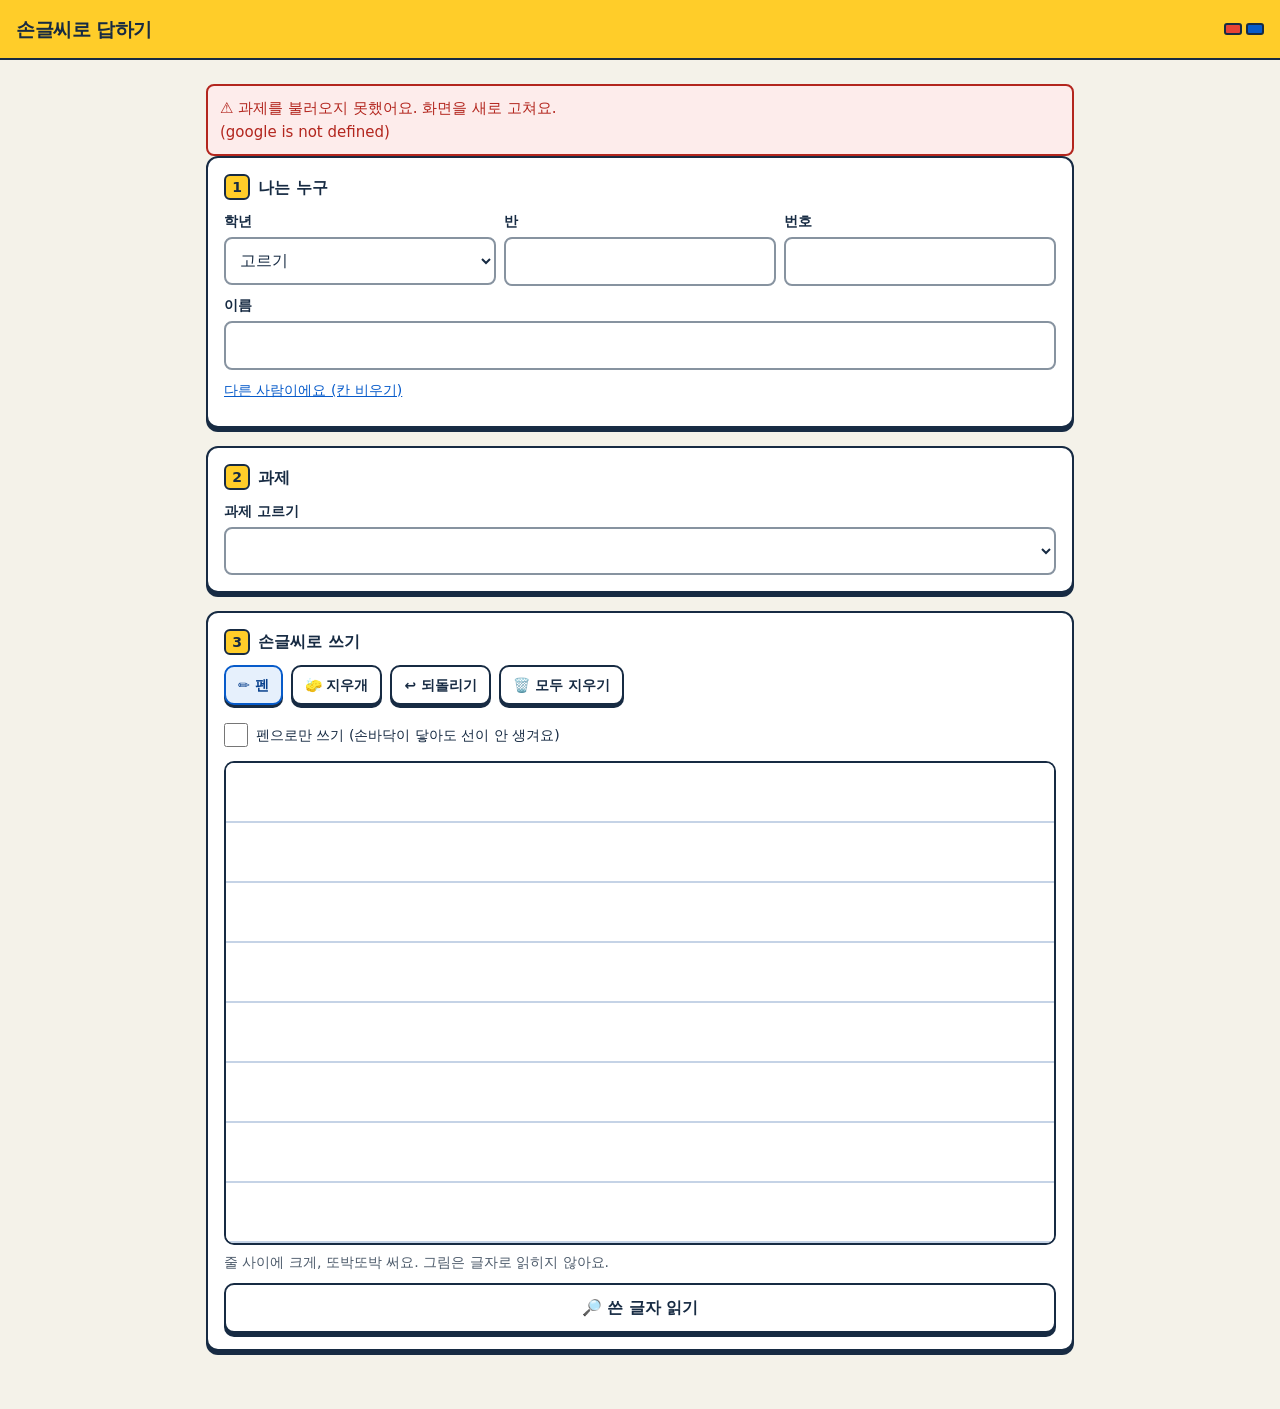
<file: 자료/단계별앱/라_손글씨판/Index.html>
<!DOCTYPE html>
<html lang="ko">
<head>
<base target="_top">
<meta charset="utf-8">
<meta name="viewport" content="width=device-width, initial-scale=1">
<title>손글씨로 답하기</title>
<style>
:root{--ink:#172b43;--muted:#4d5b6b;--paper:#f4f2e9;--brand:#075bca;--brand-tint:#e6f0fc;--ok:#13744f;--ok-tint:#e3f4ea;--bad:#b3261e;--bad-tint:#fdeceb;--warn:#8a5300;--warn-tint:#fff4d6;--gold:#ffcd29;--tap:48px}
*{box-sizing:border-box}
body{margin:0;font-family:"Malgun Gothic","Apple SD Gothic Neo",system-ui,sans-serif;background:var(--paper);color:var(--ink);line-height:1.6;-webkit-text-size-adjust:100%}
[hidden]{display:none!important}
.top{background:var(--gold);border-bottom:2px solid var(--ink);padding:14px 16px;padding-top:calc(14px + env(safe-area-inset-top));display:flex;align-items:center;gap:10px}
.top h1{font-size:19px;margin:0;flex:1;letter-spacing:-.5px}
.bricks{display:flex;gap:4px}.bricks i{width:18px;height:12px;border:2px solid var(--ink);border-radius:3px;background:#e74335}.bricks i+i{background:var(--brand)}
main{max-width:640px;margin:0 auto;padding:14px 16px calc(40px + env(safe-area-inset-bottom))}
.card{background:#fff;border:2px solid var(--ink);border-radius:12px;box-shadow:0 4px 0 var(--ink);padding:16px;margin:0 0 18px}
.card h2{font-size:16px;margin:0 0 10px;display:flex;align-items:center;gap:8px}
.num{display:inline-grid;place-items:center;width:26px;height:26px;border:2px solid var(--ink);border-radius:6px;background:var(--gold);font-size:14px}
.row{display:grid;grid-template-columns:1fr 1fr 1fr;gap:8px}
.row .wide{grid-column:1/-1}
label{display:block;font-size:14px;font-weight:700;margin:0 0 4px}
input,select,textarea{width:100%;font:inherit;font-size:16px;color:var(--ink);background:#fff;border:2px solid #8793a0;border-radius:8px;padding:10px;min-height:var(--tap)}
input:focus,select:focus,textarea:focus,button:focus-visible{outline:3px solid var(--brand);outline-offset:2px}
textarea{min-height:160px;resize:vertical}
.question{background:var(--brand-tint);border-left:5px solid var(--brand);border-radius:0 8px 8px 0;padding:10px 12px;margin:10px 0 0;white-space:pre-wrap}
.hint{font-size:14px;color:var(--muted);margin:6px 0 0}
.count{font-size:13px;color:var(--muted);text-align:right;margin-top:4px}
.btn{display:inline-flex;align-items:center;justify-content:center;gap:6px;min-height:var(--tap);padding:10px 16px;font:inherit;font-weight:700;font-size:16px;color:var(--ink);background:#fff;border:2px solid var(--ink);border-radius:10px;box-shadow:0 4px 0 var(--ink);cursor:pointer;touch-action:manipulation}
.btn:active{transform:translateY(4px);box-shadow:none}
.btn[disabled]{opacity:.55;cursor:not-allowed}
.btn.primary{background:var(--brand);color:#fff}
.btn.go{background:var(--ok);color:#fff}
.btn.block{display:flex;width:100%}
.btn.small{min-height:40px;font-size:14px;padding:6px 12px;box-shadow:0 3px 0 var(--ink)}
.tools{display:flex;flex-wrap:wrap;gap:8px;margin:10px 0}
.msg{border-radius:8px;padding:10px 12px;margin:10px 0 0;font-size:15px;white-space:pre-wrap}
.msg.bad{background:var(--bad-tint);color:var(--bad);border:2px solid var(--bad)}
.msg.warn{background:var(--warn-tint);color:var(--warn);border:2px solid var(--warn)}
.msg.ok{background:var(--ok-tint);color:var(--ok);border:2px solid var(--ok)}
.done{text-align:center}
.done .big{font-size:26px;font-weight:800;color:var(--ok);margin:4px 0}
.linkbtn{background:none;border:0;color:var(--brand);font:inherit;font-size:14px;text-decoration:underline;padding:8px 0;min-height:40px;cursor:pointer}
.thumbs{display:grid;grid-template-columns:repeat(3,1fr);gap:8px;margin-top:10px}
.thumbs figure{margin:0;border:2px solid var(--ink);border-radius:8px;overflow:hidden;background:#eef1f4;position:relative}
.thumbs img{display:block;width:100%;height:96px;object-fit:cover}
.thumbs figcaption{font-size:12px;padding:3px 6px;overflow:hidden;text-overflow:ellipsis;white-space:nowrap}
.thumbs .x{position:absolute;top:4px;right:4px;width:32px;height:32px;border-radius:50%;border:2px solid var(--ink);background:#fff;font-weight:800;cursor:pointer}
.busy{display:inline-block;width:16px;height:16px;border:3px solid currentColor;border-right-color:transparent;border-radius:50%;animation:spin .8s linear infinite}
@keyframes spin{to{transform:rotate(360deg)}}
main{max-width:900px}
.padwrap{border:2px solid var(--ink);border-radius:10px;overflow:hidden;background:#fff;margin-top:6px}
#pad{display:block;width:100%;height:min(58vh,480px);touch-action:none;cursor:crosshair;background-image:repeating-linear-gradient(to bottom,#fff 0,#fff 58px,#c5d3e6 58px,#c5d3e6 60px)}
.btn[aria-pressed="true"]{background:var(--brand-tint);border-color:var(--brand);color:#063f8c}
.pentoggle{display:flex;align-items:center;gap:8px;min-height:40px;font-weight:400;font-size:14px;margin:0}
.pentoggle input{width:24px;height:24px;min-height:0;margin:0}
.stepline{font-size:14px;color:var(--muted);margin:12px 0 6px}
</style>
</head>
<body>
<header class="top"><h1 id="appName">손글씨로 답하기</h1><span class="bricks" aria-hidden="true"><i></i><i></i></span></header>
<main>
  <p id="loadMsg" class="msg warn">과제를 불러오는 중이에요…</p>

  <section class="card" id="whoCard">
    <h2><span class="num">1</span>나는 누구</h2>
    <div class="row">
      <div><label for="grade">학년</label><select id="grade"><option value="">고르기</option><option>1</option><option>2</option><option>3</option><option>4</option><option>5</option><option>6</option></select></div>
      <div><label for="cls">반</label><input id="cls" inputmode="numeric" pattern="[0-9]*" maxlength="2" autocomplete="off"></div>
      <div><label for="num">번호</label><input id="num" inputmode="numeric" pattern="[0-9]*" maxlength="2" autocomplete="off"></div>
      <div class="wide"><label for="name">이름</label><input id="name" maxlength="20" autocomplete="off"></div>
      <div class="wide" id="codeBox" hidden><label for="code">우리 반 코드</label><input id="code" inputmode="numeric" maxlength="8" autocomplete="off"></div>
    </div>
    <button type="button" class="linkbtn" id="notMe">다른 사람이에요 (칸 비우기)</button>
  </section>

  <section class="card" id="taskCard">
    <h2><span class="num">2</span>과제</h2>
    <label for="task">과제 고르기</label>
    <select id="task"></select>
    <p class="question" id="question" hidden></p>
  </section>

  <section class="card" id="answerCard">
    <h2><span class="num">3</span>손글씨로 쓰기</h2>
    <div class="tools" role="group" aria-label="손글씨 도구">
      <button type="button" class="btn small" data-tool="pen" aria-pressed="true">✏️ 펜</button>
      <button type="button" class="btn small" data-tool="eraser" aria-pressed="false">🧽 지우개</button>
      <button type="button" class="btn small" id="undo">↩️ 되돌리기</button>
      <button type="button" class="btn small" id="clearPad">🗑️ 모두 지우기</button>
    </div>
    <label class="pentoggle"><input type="checkbox" id="penOnly"> 펜으로만 쓰기 (손바닥이 닿아도 선이 안 생겨요)</label>
    <div class="padwrap"><canvas id="pad" role="img" aria-label="손글씨 판"></canvas></div>
    <p class="hint">줄 사이에 크게, 또박또박 써요. 그림은 글자로 읽히지 않아요.</p>
    <button type="button" class="btn block" id="read" style="margin-top:10px">🔎 쓴 글자 읽기</button>
    <div id="checkBox" hidden>
      <p class="stepline">읽은 글에서 틀린 곳을 고쳐요. 손글씨 판을 다시 고치면 한 번 더 읽어야 해요.</p>
      <p class="msg warn" id="miss" hidden></p>
      <label for="answer">읽은 글</label>
      <textarea id="answer" maxlength="5000"></textarea>
      <button type="button" class="btn go block" id="send" style="margin-top:14px">✅ 확인했어요, 내기</button>
    </div>
  </section>

  <p id="sendMsg" class="msg bad" hidden></p>

  <section class="card done" id="doneCard" hidden>
    <p class="big">✅ 냈어요</p>
    <p id="doneAt"></p>
    <button type="button" class="btn primary" id="again">하나 더 내기</button>
  </section>
</main>
<script>
/* ===== 공통: 누구 · 과제 · 알림 ===== */
var $ = function (id) { return document.getElementById(id); };
var STATE = { tasks: [] };

/* 서버(Code.gs) 함수 부르기. google.script.run 은 앱스 스크립트가 넣어 주는 통로입니다 */
function call(fn, arg) {
  return new Promise(function (resolve, reject) {
    google.script.run
      .withSuccessHandler(resolve)
      .withFailureHandler(function () { reject(new Error('연결이 끊겼어요. 잠시 뒤 다시 눌러요.')); })[fn](arg);
  });
}

function remember() {
  try { localStorage.setItem('who', JSON.stringify({ grade: $('grade').value, cls: $('cls').value, num: $('num').value, name: $('name').value, code: $('code').value })); } catch (e) { }
}
function recall() {
  try {
    var w = JSON.parse(localStorage.getItem('who') || '{}');
    ['grade', 'cls', 'num', 'name', 'code'].forEach(function (k) { if (w[k]) $(k).value = w[k]; });
  } catch (e) { }
}
function who() {
  return { grade: $('grade').value, cls: $('cls').value.trim(), num: $('num').value.trim(), name: $('name').value.trim(), code: $('code').value.trim(), task: $('task').value };
}
/** 화면에서 먼저 봅니다. 서버도 한 번 더 봅니다 */
function whoProblem() {
  var w = who();
  if (!w.grade) return '학년을 골라요.';
  if (!/^\d{1,2}$/.test(w.cls)) return '반을 숫자로 적어요.';
  if (!/^\d{1,2}$/.test(w.num)) return '번호를 숫자로 적어요.';
  if (!w.name) return '이름을 적어요.';
  if (!$('codeBox').hidden && !w.code) return '우리 반 코드를 적어요.';
  if (!w.task) return '과제를 골라요.';
  return '';
}
function showError(text) {
  var m = $('sendMsg');
  m.textContent = '⚠️ ' + text;
  m.hidden = false;
  m.scrollIntoView({ behavior: 'smooth', block: 'center' });
}
function hideError() { $('sendMsg').hidden = true; }
function busy(btn, on, label) {
  if (on) { btn.dataset.label = btn.innerHTML; btn.disabled = true; btn.textContent = ''; var s = document.createElement('span'); s.className = 'busy'; btn.appendChild(s); btn.appendChild(document.createTextNode(' ' + (label || '보내는 중'))); }
  else { btn.disabled = false; if (btn.dataset.label) btn.innerHTML = btn.dataset.label; }
}
function done(res) {
  $('answerCard').hidden = true;
  hideError();
  $('doneAt').textContent = $('task').value + ' · ' + res.at;
  $('doneCard').hidden = false;
  $('doneCard').scrollIntoView({ behavior: 'smooth', block: 'center' });
}
function showQuestion() {
  var t = STATE.tasks.filter(function (x) { return x.name === $('task').value; })[0];
  $('question').textContent = t ? t.question : '';
  $('question').hidden = !(t && t.question);
}

['grade', 'cls', 'num', 'name', 'code'].forEach(function (k) { $(k).addEventListener('change', remember); });
$('task').addEventListener('change', showQuestion);
$('notMe').addEventListener('click', function () {
  ['grade', 'cls', 'num', 'name', 'code'].forEach(function (k) { $(k).value = ''; });
  try { localStorage.removeItem('who'); } catch (e) { }
  $('grade').focus();
});
$('again').addEventListener('click', function () {
  $('doneCard').hidden = true;
  $('answerCard').hidden = false;
  resetAnswer();
  window.scrollTo({ top: 0, behavior: 'smooth' });
});

function loadTasks() {
  call('getTasks', {}).then(function (res) {
    if (!res || !res.ok) throw new Error((res && res.msg) || '');
    STATE.tasks = res.tasks || [];
    if (res.app) { $('appName').textContent = res.app; document.title = res.app; }
    $('codeBox').hidden = !res.needCode;
    var sel = $('task');
    sel.textContent = '';
    if (!STATE.tasks.length) {
      $('loadMsg').className = 'msg warn';
      $('loadMsg').textContent = '지금 열린 과제가 없어요. 선생님께 여쭤요.';
      return;
    }
    var first = document.createElement('option'); first.value = ''; first.textContent = '고르기'; sel.appendChild(first);
    STATE.tasks.forEach(function (t) { var o = document.createElement('option'); o.value = t.name; o.textContent = t.name; sel.appendChild(o); });
    if (STATE.tasks.length === 1) { sel.value = STATE.tasks[0].name; showQuestion(); }
    $('loadMsg').hidden = true;
  }).catch(function (err) {
    $('loadMsg').className = 'msg bad';
    $('loadMsg').textContent = '⚠️ 과제를 불러오지 못했어요. 화면을 새로 고쳐요.' + (err && err.message ? '\n(' + err.message + ')' : '');
  });
}

/* 사진을 가로 세로 1600픽셀 안의 jpg 로 줄입니다. 드라이브 OCR 은 2MB 이하 사진만 읽습니다 */
function shrinkImage(file, maxSide) {
  maxSide = maxSide || 1600;
  return new Promise(function (resolve, reject) {
    var url = URL.createObjectURL(file);
    var img = new Image();
    img.onload = function () {
      var s = Math.min(1, maxSide / Math.max(img.naturalWidth, img.naturalHeight));
      var c = document.createElement('canvas');
      c.width = Math.round(img.naturalWidth * s); c.height = Math.round(img.naturalHeight * s);
      var g = c.getContext('2d');
      g.fillStyle = '#fff'; g.fillRect(0, 0, c.width, c.height);
      g.drawImage(img, 0, 0, c.width, c.height);
      URL.revokeObjectURL(url);
      var data = c.toDataURL('image/jpeg', 0.85);
      resolve({ b64: data.split(',')[1], mime: 'image/jpeg', name: (file.name || 'photo').replace(/\.[^.]+$/, '') + '.jpg', preview: data });
    };
    img.onerror = function () { URL.revokeObjectURL(url); reject(new Error('이 사진 형식은 열지 못했어요. 화면을 캡처해 올리거나 카메라 설정을 「호환성 우선」으로 바꿔요.')); };
    img.src = url;
  });
}
function fileToB64(file) {
  return new Promise(function (resolve, reject) {
    var r = new FileReader();
    r.onload = function () { resolve({ b64: String(r.result).split(',')[1], mime: file.type || 'application/octet-stream', name: file.name || 'file' }); };
    r.onerror = function () { reject(new Error('파일을 읽지 못했어요.')); };
    r.readAsDataURL(file);
  });
}

/* ===== 라 단계: 손글씨 판 → 드라이브 OCR → 학생 확인 ===== */
var pad = $('pad'), g = pad.getContext('2d');
var strokes = [], cur = null, tool = 'pen', scale = 1;
STATE.fileIds = []; STATE.ocr = '';

/* 판의 실제 픽셀을 화면 크기에 맞춥니다. 선은 화면 좌표로 기억해 두었다가 다시 그립니다 */
function fitPad() {
  var r = pad.getBoundingClientRect();
  if (!r.width) return;
  scale = Math.min(Math.max(window.devicePixelRatio || 1, 1), 1600 / r.width);
  pad.width = Math.round(r.width * scale);
  pad.height = Math.round(r.height * scale);
  redraw();
}
function point(e) {
  var r = pad.getBoundingClientRect();
  return [e.clientX - r.left, e.clientY - r.top, e.pressure || 0.5];
}
function seg(s, a, b) {
  g.save();
  g.scale(scale, scale);
  g.globalCompositeOperation = s.tool === 'eraser' ? 'destination-out' : 'source-over';
  g.strokeStyle = '#111';
  g.lineCap = 'round'; g.lineJoin = 'round';
  g.lineWidth = s.tool === 'eraser' ? 26 : (s.pen ? 2.5 + b[2] * 3 : 4.5);
  g.beginPath(); g.moveTo(a[0], a[1]); g.lineTo(b[0] + 0.01, b[1]); g.stroke();
  g.restore();
}
function redraw() {
  g.clearRect(0, 0, pad.width, pad.height);
  strokes.forEach(function (s) {
    if (s.pts.length === 1) seg(s, s.pts[0], s.pts[0]);
    for (var i = 1; i < s.pts.length; i++) seg(s, s.pts[i - 1], s.pts[i]);
  });
}
function padChanged() {
  if (!$('checkBox').hidden) { $('checkBox').hidden = true; $('read').hidden = false; }
  STATE.fileIds = []; STATE.ocr = '';
}

pad.addEventListener('pointerdown', function (e) {
  if ($('penOnly').checked && e.pointerType === 'touch') return;
  e.preventDefault();
  try { pad.setPointerCapture(e.pointerId); } catch (err) { }
  cur = { tool: tool, pen: e.pointerType === 'pen', id: e.pointerId, pts: [point(e)] };
  strokes.push(cur);
  seg(cur, cur.pts[0], cur.pts[0]);
  padChanged();
});
pad.addEventListener('pointermove', function (e) {
  if (!cur || e.pointerId !== cur.id) return;
  e.preventDefault();
  var list = (e.getCoalescedEvents && e.getCoalescedEvents()) || [];
  if (!list.length) list = [e];
  list.forEach(function (ev) {
    var p = point(ev), last = cur.pts[cur.pts.length - 1];
    cur.pts.push(p);
    seg(cur, last, p);
  });
});
['pointerup', 'pointercancel', 'lostpointercapture'].forEach(function (t) {
  pad.addEventListener(t, function (e) { if (cur && e.pointerId === cur.id) cur = null; });
});

Array.prototype.forEach.call(document.querySelectorAll('[data-tool]'), function (b) {
  b.addEventListener('click', function () {
    tool = b.getAttribute('data-tool');
    Array.prototype.forEach.call(document.querySelectorAll('[data-tool]'), function (x) { x.setAttribute('aria-pressed', String(x === b)); });
  });
});
$('undo').addEventListener('click', function () { strokes.pop(); redraw(); padChanged(); });
$('clearPad').addEventListener('click', function () {
  if (strokes.length && !confirm('손글씨를 모두 지울까요?')) return;
  strokes = []; redraw(); padChanged();
});
window.addEventListener('resize', fitPad);
fitPad();

/* 흰 바탕에 선만 얹어 png 로 뽑습니다. 줄무늬는 화면 꾸밈이라 그림에 들어가지 않습니다 */
function padImage() {
  var c = document.createElement('canvas');
  c.width = pad.width; c.height = pad.height;
  var cg = c.getContext('2d');
  cg.fillStyle = '#fff'; cg.fillRect(0, 0, c.width, c.height);
  cg.drawImage(pad, 0, 0);
  return { b64: c.toDataURL('image/png').split(',')[1], mime: 'image/png', name: '손글씨.png' };
}

$('read').addEventListener('click', function () {
  hideError();
  var why = whoProblem() || (strokes.some(function (s) { return s.tool === 'pen'; }) ? '' : '손글씨 판에 먼저 써요.');
  if (why) { showError(why); return; }
  remember();
  var btn = $('read');
  busy(btn, true, '글자를 읽는 중 (10초쯤)');
  var p = who();
  p.images = [padImage()];
  call('readPhotos', p).then(function (res) {
    busy(btn, false);
    if (!res.ok) { showError(res.msg); return; }
    STATE.fileIds = res.files.map(function (f) { return f.id; });
    STATE.ocr = res.text || '';
    $('answer').value = STATE.ocr;
    var miss = (res.misses || []).join('\n');
    $('miss').textContent = miss ? '⚠️ ' + miss + '\n읽지 못한 부분은 직접 적어요.' : '';
    $('miss').hidden = !miss;
    $('checkBox').hidden = false;
    btn.hidden = true;
  }).catch(function (err) {
    busy(btn, false);
    showError(err.message);
  });
});

function resetAnswer() {
  strokes = []; redraw();
  $('answer').value = '';
  STATE.fileIds = []; STATE.ocr = '';
  $('checkBox').hidden = true;
  $('read').hidden = false;
  setTimeout(fitPad, 0);
}

$('send').addEventListener('click', function () {
  hideError();
  var why = whoProblem() || ($('answer').value.trim() ? '' : '글이 비어 있어요. 읽은 글을 확인하거나 직접 적어요.');
  if (why) { showError(why); return; }
  var btn = $('send');
  busy(btn, true);
  var p = who();
  p.fileIds = STATE.fileIds;
  p.ocr = STATE.ocr;
  p.text = $('answer').value;
  call('submitChecked', p).then(function (res) {
    busy(btn, false);
    if (!res.ok) { showError(res.msg); return; }
    done(res);
  }).catch(function (err) {
    busy(btn, false);
    showError(err.message);
  });
});

recall();
loadTasks();
</script>
</body>
</html>
</file>
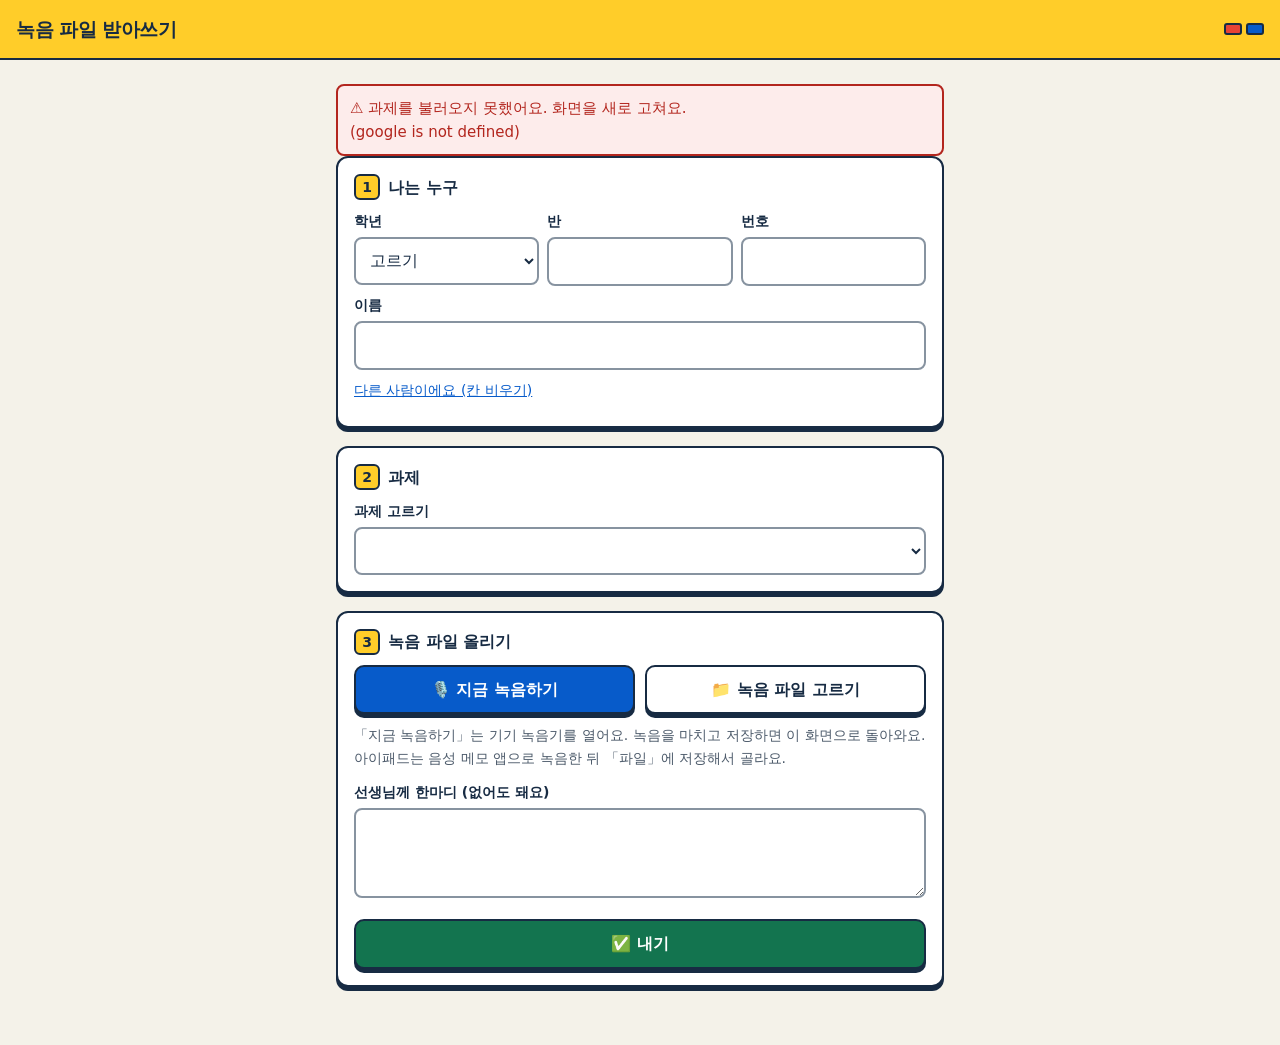
<file: 자료/단계별앱/바_녹음파일받아쓰기/Index.html>
<!DOCTYPE html>
<html lang="ko">
<head>
<base target="_top">
<meta charset="utf-8">
<meta name="viewport" content="width=device-width, initial-scale=1">
<title>녹음 파일 받아쓰기</title>
<style>
:root{--ink:#172b43;--muted:#4d5b6b;--paper:#f4f2e9;--brand:#075bca;--brand-tint:#e6f0fc;--ok:#13744f;--ok-tint:#e3f4ea;--bad:#b3261e;--bad-tint:#fdeceb;--warn:#8a5300;--warn-tint:#fff4d6;--gold:#ffcd29;--tap:48px}
*{box-sizing:border-box}
body{margin:0;font-family:"Malgun Gothic","Apple SD Gothic Neo",system-ui,sans-serif;background:var(--paper);color:var(--ink);line-height:1.6;-webkit-text-size-adjust:100%}
[hidden]{display:none!important}
.top{background:var(--gold);border-bottom:2px solid var(--ink);padding:14px 16px;padding-top:calc(14px + env(safe-area-inset-top));display:flex;align-items:center;gap:10px}
.top h1{font-size:19px;margin:0;flex:1;letter-spacing:-.5px}
.bricks{display:flex;gap:4px}.bricks i{width:18px;height:12px;border:2px solid var(--ink);border-radius:3px;background:#e74335}.bricks i+i{background:var(--brand)}
main{max-width:640px;margin:0 auto;padding:14px 16px calc(40px + env(safe-area-inset-bottom))}
.card{background:#fff;border:2px solid var(--ink);border-radius:12px;box-shadow:0 4px 0 var(--ink);padding:16px;margin:0 0 18px}
.card h2{font-size:16px;margin:0 0 10px;display:flex;align-items:center;gap:8px}
.num{display:inline-grid;place-items:center;width:26px;height:26px;border:2px solid var(--ink);border-radius:6px;background:var(--gold);font-size:14px}
.row{display:grid;grid-template-columns:1fr 1fr 1fr;gap:8px}
.row .wide{grid-column:1/-1}
label{display:block;font-size:14px;font-weight:700;margin:0 0 4px}
input,select,textarea{width:100%;font:inherit;font-size:16px;color:var(--ink);background:#fff;border:2px solid #8793a0;border-radius:8px;padding:10px;min-height:var(--tap)}
input:focus,select:focus,textarea:focus,button:focus-visible{outline:3px solid var(--brand);outline-offset:2px}
textarea{min-height:160px;resize:vertical}
.question{background:var(--brand-tint);border-left:5px solid var(--brand);border-radius:0 8px 8px 0;padding:10px 12px;margin:10px 0 0;white-space:pre-wrap}
.hint{font-size:14px;color:var(--muted);margin:6px 0 0}
.count{font-size:13px;color:var(--muted);text-align:right;margin-top:4px}
.btn{display:inline-flex;align-items:center;justify-content:center;gap:6px;min-height:var(--tap);padding:10px 16px;font:inherit;font-weight:700;font-size:16px;color:var(--ink);background:#fff;border:2px solid var(--ink);border-radius:10px;box-shadow:0 4px 0 var(--ink);cursor:pointer;touch-action:manipulation}
.btn:active{transform:translateY(4px);box-shadow:none}
.btn[disabled]{opacity:.55;cursor:not-allowed}
.btn.primary{background:var(--brand);color:#fff}
.btn.go{background:var(--ok);color:#fff}
.btn.block{display:flex;width:100%}
.btn.small{min-height:40px;font-size:14px;padding:6px 12px;box-shadow:0 3px 0 var(--ink)}
.tools{display:flex;flex-wrap:wrap;gap:8px;margin:10px 0}
.msg{border-radius:8px;padding:10px 12px;margin:10px 0 0;font-size:15px;white-space:pre-wrap}
.msg.bad{background:var(--bad-tint);color:var(--bad);border:2px solid var(--bad)}
.msg.warn{background:var(--warn-tint);color:var(--warn);border:2px solid var(--warn)}
.msg.ok{background:var(--ok-tint);color:var(--ok);border:2px solid var(--ok)}
.done{text-align:center}
.done .big{font-size:26px;font-weight:800;color:var(--ok);margin:4px 0}
.linkbtn{background:none;border:0;color:var(--brand);font:inherit;font-size:14px;text-decoration:underline;padding:8px 0;min-height:40px;cursor:pointer}
.thumbs{display:grid;grid-template-columns:repeat(3,1fr);gap:8px;margin-top:10px}
.thumbs figure{margin:0;border:2px solid var(--ink);border-radius:8px;overflow:hidden;background:#eef1f4;position:relative}
.thumbs img{display:block;width:100%;height:96px;object-fit:cover}
.thumbs figcaption{font-size:12px;padding:3px 6px;overflow:hidden;text-overflow:ellipsis;white-space:nowrap}
.thumbs .x{position:absolute;top:4px;right:4px;width:32px;height:32px;border-radius:50%;border:2px solid var(--ink);background:#fff;font-weight:800;cursor:pointer}
.busy{display:inline-block;width:16px;height:16px;border:3px solid currentColor;border-right-color:transparent;border-radius:50%;animation:spin .8s linear infinite}
@keyframes spin{to{transform:rotate(360deg)}}
.vh{position:absolute;width:1px;height:1px;opacity:0;overflow:hidden}
.pick{display:grid;grid-template-columns:1fr 1fr;gap:10px}
audio{width:100%;margin:10px 0 0}
.picked{background:var(--ok-tint);border:2px solid var(--ok);border-radius:8px;padding:10px 12px;margin:12px 0}
</style>
</head>
<body>
<header class="top"><h1 id="appName">녹음 파일 받아쓰기</h1><span class="bricks" aria-hidden="true"><i></i><i></i></span></header>
<main>
  <p id="loadMsg" class="msg warn">과제를 불러오는 중이에요…</p>

  <section class="card" id="whoCard">
    <h2><span class="num">1</span>나는 누구</h2>
    <div class="row">
      <div><label for="grade">학년</label><select id="grade"><option value="">고르기</option><option>1</option><option>2</option><option>3</option><option>4</option><option>5</option><option>6</option></select></div>
      <div><label for="cls">반</label><input id="cls" inputmode="numeric" pattern="[0-9]*" maxlength="2" autocomplete="off"></div>
      <div><label for="num">번호</label><input id="num" inputmode="numeric" pattern="[0-9]*" maxlength="2" autocomplete="off"></div>
      <div class="wide"><label for="name">이름</label><input id="name" maxlength="20" autocomplete="off"></div>
      <div class="wide" id="codeBox" hidden><label for="code">우리 반 코드</label><input id="code" inputmode="numeric" maxlength="8" autocomplete="off"></div>
    </div>
    <button type="button" class="linkbtn" id="notMe">다른 사람이에요 (칸 비우기)</button>
  </section>

  <section class="card" id="taskCard">
    <h2><span class="num">2</span>과제</h2>
    <label for="task">과제 고르기</label>
    <select id="task"></select>
    <p class="question" id="question" hidden></p>
  </section>

  <section class="card" id="answerCard">
    <h2><span class="num">3</span>녹음 파일 올리기</h2>
    <div class="pick">
      <label class="btn primary" for="recNow">🎙️ 지금 녹음하기</label>
      <label class="btn" for="recFile">📁 녹음 파일 고르기</label>
    </div>
    <input type="file" id="recNow" class="vh" accept="audio/*" capture>
    <input type="file" id="recFile" class="vh" accept="audio/*,.m4a,.mp3,.wav,.webm,.ogg,.aac">
    <p class="hint">「지금 녹음하기」는 기기 녹음기를 열어요. 녹음을 마치고 저장하면 이 화면으로 돌아와요. 아이패드는 음성 메모 앱으로 녹음한 뒤 「파일」에 저장해서 골라요.</p>
    <div class="picked" id="picked" hidden>
      <b id="pickedName"></b>
      <audio id="player" controls></audio>
    </div>
    <label for="memo" style="margin-top:12px">선생님께 한마디 (없어도 돼요)</label>
    <textarea id="memo" maxlength="1000" style="min-height:90px"></textarea>
    <button type="button" class="btn go block" id="send" style="margin-top:14px">✅ 내기</button>
  </section>

  <p id="sendMsg" class="msg bad" hidden></p>

  <section class="card done" id="doneCard" hidden>
    <p class="big">✅ 냈어요</p>
    <p id="doneAt"></p>
    <button type="button" class="btn primary" id="again">하나 더 내기</button>
  </section>
</main>
<script>
/* ===== 공통: 누구 · 과제 · 알림 ===== */
var $ = function (id) { return document.getElementById(id); };
var STATE = { tasks: [] };

/* 서버(Code.gs) 함수 부르기. google.script.run 은 앱스 스크립트가 넣어 주는 통로입니다 */
function call(fn, arg) {
  return new Promise(function (resolve, reject) {
    google.script.run
      .withSuccessHandler(resolve)
      .withFailureHandler(function () { reject(new Error('연결이 끊겼어요. 잠시 뒤 다시 눌러요.')); })[fn](arg);
  });
}

function remember() {
  try { localStorage.setItem('who', JSON.stringify({ grade: $('grade').value, cls: $('cls').value, num: $('num').value, name: $('name').value, code: $('code').value })); } catch (e) { }
}
function recall() {
  try {
    var w = JSON.parse(localStorage.getItem('who') || '{}');
    ['grade', 'cls', 'num', 'name', 'code'].forEach(function (k) { if (w[k]) $(k).value = w[k]; });
  } catch (e) { }
}
function who() {
  return { grade: $('grade').value, cls: $('cls').value.trim(), num: $('num').value.trim(), name: $('name').value.trim(), code: $('code').value.trim(), task: $('task').value };
}
/** 화면에서 먼저 봅니다. 서버도 한 번 더 봅니다 */
function whoProblem() {
  var w = who();
  if (!w.grade) return '학년을 골라요.';
  if (!/^\d{1,2}$/.test(w.cls)) return '반을 숫자로 적어요.';
  if (!/^\d{1,2}$/.test(w.num)) return '번호를 숫자로 적어요.';
  if (!w.name) return '이름을 적어요.';
  if (!$('codeBox').hidden && !w.code) return '우리 반 코드를 적어요.';
  if (!w.task) return '과제를 골라요.';
  return '';
}
function showError(text) {
  var m = $('sendMsg');
  m.textContent = '⚠️ ' + text;
  m.hidden = false;
  m.scrollIntoView({ behavior: 'smooth', block: 'center' });
}
function hideError() { $('sendMsg').hidden = true; }
function busy(btn, on, label) {
  if (on) { btn.dataset.label = btn.innerHTML; btn.disabled = true; btn.textContent = ''; var s = document.createElement('span'); s.className = 'busy'; btn.appendChild(s); btn.appendChild(document.createTextNode(' ' + (label || '보내는 중'))); }
  else { btn.disabled = false; if (btn.dataset.label) btn.innerHTML = btn.dataset.label; }
}
function done(res) {
  $('answerCard').hidden = true;
  hideError();
  $('doneAt').textContent = $('task').value + ' · ' + res.at;
  $('doneCard').hidden = false;
  $('doneCard').scrollIntoView({ behavior: 'smooth', block: 'center' });
}
function showQuestion() {
  var t = STATE.tasks.filter(function (x) { return x.name === $('task').value; })[0];
  $('question').textContent = t ? t.question : '';
  $('question').hidden = !(t && t.question);
}

['grade', 'cls', 'num', 'name', 'code'].forEach(function (k) { $(k).addEventListener('change', remember); });
$('task').addEventListener('change', showQuestion);
$('notMe').addEventListener('click', function () {
  ['grade', 'cls', 'num', 'name', 'code'].forEach(function (k) { $(k).value = ''; });
  try { localStorage.removeItem('who'); } catch (e) { }
  $('grade').focus();
});
$('again').addEventListener('click', function () {
  $('doneCard').hidden = true;
  $('answerCard').hidden = false;
  resetAnswer();
  window.scrollTo({ top: 0, behavior: 'smooth' });
});

function loadTasks() {
  call('getTasks', {}).then(function (res) {
    if (!res || !res.ok) throw new Error((res && res.msg) || '');
    STATE.tasks = res.tasks || [];
    if (res.app) { $('appName').textContent = res.app; document.title = res.app; }
    $('codeBox').hidden = !res.needCode;
    var sel = $('task');
    sel.textContent = '';
    if (!STATE.tasks.length) {
      $('loadMsg').className = 'msg warn';
      $('loadMsg').textContent = '지금 열린 과제가 없어요. 선생님께 여쭤요.';
      return;
    }
    var first = document.createElement('option'); first.value = ''; first.textContent = '고르기'; sel.appendChild(first);
    STATE.tasks.forEach(function (t) { var o = document.createElement('option'); o.value = t.name; o.textContent = t.name; sel.appendChild(o); });
    if (STATE.tasks.length === 1) { sel.value = STATE.tasks[0].name; showQuestion(); }
    $('loadMsg').hidden = true;
  }).catch(function (err) {
    $('loadMsg').className = 'msg bad';
    $('loadMsg').textContent = '⚠️ 과제를 불러오지 못했어요. 화면을 새로 고쳐요.' + (err && err.message ? '\n(' + err.message + ')' : '');
  });
}

/* 사진을 가로 세로 1600픽셀 안의 jpg 로 줄입니다. 드라이브 OCR 은 2MB 이하 사진만 읽습니다 */
function shrinkImage(file, maxSide) {
  maxSide = maxSide || 1600;
  return new Promise(function (resolve, reject) {
    var url = URL.createObjectURL(file);
    var img = new Image();
    img.onload = function () {
      var s = Math.min(1, maxSide / Math.max(img.naturalWidth, img.naturalHeight));
      var c = document.createElement('canvas');
      c.width = Math.round(img.naturalWidth * s); c.height = Math.round(img.naturalHeight * s);
      var g = c.getContext('2d');
      g.fillStyle = '#fff'; g.fillRect(0, 0, c.width, c.height);
      g.drawImage(img, 0, 0, c.width, c.height);
      URL.revokeObjectURL(url);
      var data = c.toDataURL('image/jpeg', 0.85);
      resolve({ b64: data.split(',')[1], mime: 'image/jpeg', name: (file.name || 'photo').replace(/\.[^.]+$/, '') + '.jpg', preview: data });
    };
    img.onerror = function () { URL.revokeObjectURL(url); reject(new Error('이 사진 형식은 열지 못했어요. 화면을 캡처해 올리거나 카메라 설정을 「호환성 우선」으로 바꿔요.')); };
    img.src = url;
  });
}
function fileToB64(file) {
  return new Promise(function (resolve, reject) {
    var r = new FileReader();
    r.onload = function () { resolve({ b64: String(r.result).split(',')[1], mime: file.type || 'application/octet-stream', name: file.name || 'file' }); };
    r.onerror = function () { reject(new Error('파일을 읽지 못했어요.')); };
    r.readAsDataURL(file);
  });
}

/* ===== 바 단계: 녹음 파일 올리기 (받아쓰기는 선생님이 나중에) ===== */
var MAX_MB = 10;
STATE.audio = null;

function pickAudio(input) {
  hideError();
  var f = input.files && input.files[0];
  input.value = '';
  if (!f) return;
  if (f.size > MAX_MB * 1024 * 1024) { showError('녹음 파일이 ' + MAX_MB + 'MB 보다 커요. 5분 안쪽으로 나눠 녹음해요.'); return; }
  if (f.type && !/^(audio|video)\//.test(f.type)) { showError('소리 파일만 올릴 수 있어요.'); return; }
  STATE.audio = f;
  $('pickedName').textContent = '🎵 ' + (f.name || '녹음') + ' · ' + Math.max(1, Math.round(f.size / 1024)) + 'KB';
  $('player').src = URL.createObjectURL(f);
  $('picked').hidden = false;
}
$('recNow').addEventListener('change', function () { pickAudio(this); });
$('recFile').addEventListener('change', function () { pickAudio(this); });

function resetAnswer() {
  STATE.audio = null;
  $('picked').hidden = true;
  $('memo').value = '';
}

$('send').addEventListener('click', function () {
  hideError();
  var why = whoProblem() || (STATE.audio ? '' : '녹음 파일을 먼저 골라요.');
  if (why) { showError(why); return; }
  remember();
  var btn = $('send');
  busy(btn, true, '녹음 보내는 중');
  fileToB64(STATE.audio).then(function (a) {
    var p = who();
    p.audio = a;
    p.text = $('memo').value;
    return call('submitAudio', p);
  }).then(function (res) {
    busy(btn, false);
    if (!res.ok) { showError(res.msg); return; }
    done(res);
  }).catch(function (err) {
    busy(btn, false);
    showError(err.message);
  });
});

recall();
loadTasks();
</script>
</body>
</html>
</file>
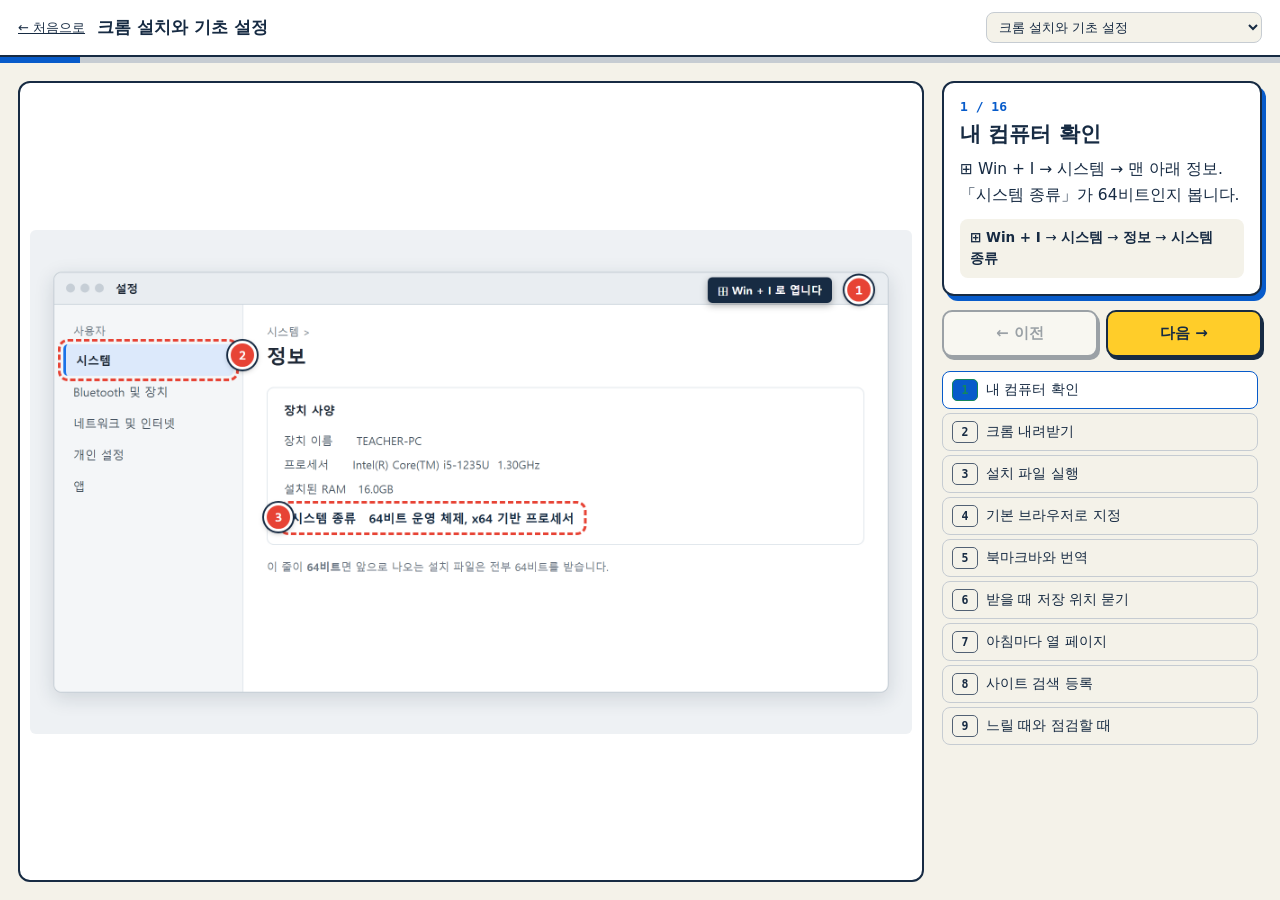
<file: 자료/따라하기.html>
<!doctype html>
<html lang="ko">
<head>
<meta charset="utf-8">
<meta name="viewport" content="width=device-width, initial-scale=1, viewport-fit=cover">
<title>따라 하기 · 교사를 위한 AI 디지털 적정 기술</title>
<style>
:root{--ink:#172b43;--muted:#526174;--paper:#f4f2e9;--card:#fff;--line:#c6ccd2;--accent:#075bca;--yellow:#ffcd29;
 font-family:"Malgun Gothic","Apple SD Gothic Neo",system-ui,sans-serif;color:var(--ink);background:var(--paper)}
@media (prefers-color-scheme:dark){:root{--ink:#e6e9ee;--muted:#a6b0bc;--paper:#14181d;--card:#1d232a;--line:#36404b;color-scheme:dark}}
*{box-sizing:border-box}body{margin:0;background:var(--paper);color:var(--ink);min-height:100vh;display:flex;flex-direction:column}
header{display:flex;align-items:center;gap:12px;flex-wrap:wrap;padding:12px 18px;border-bottom:2px solid var(--ink);background:var(--card)}
header a{color:var(--ink);font-size:13px}
header h1{margin:0;font-size:17px;flex:1;min-width:200px;word-break:keep-all}
select{font:inherit;font-size:13px;padding:6px 8px;border-radius:8px;border:1px solid var(--line);background:var(--paper);color:var(--ink)}
.bar{height:6px;background:var(--line)}.bar i{display:block;height:100%;background:var(--accent);transition:width .2s}
main{flex:1;display:grid;grid-template-columns:minmax(0,1fr) 320px;gap:18px;padding:18px;max-width:1400px;width:100%;margin:0 auto}
.shot{background:var(--card);border:2px solid var(--ink);border-radius:12px;padding:10px;display:grid;place-items:center;min-height:300px}
.shot img{max-width:100%;max-height:70vh;border-radius:6px;cursor:zoom-in}
.visual{width:100%;min-height:300px;display:flex;flex-direction:column;align-items:center;justify-content:center;gap:22px;padding:24px;background:repeating-linear-gradient(45deg,transparent 0 14px,rgba(7,91,202,.04) 14px 28px);border-radius:8px}
.vtitle{font-size:clamp(22px,3vw,30px);font-weight:900;text-align:center;word-break:keep-all}
.vpath{display:flex;flex-wrap:wrap;justify-content:center;align-items:center;gap:8px}
.vpath span{padding:10px 16px;border:2px solid var(--ink);border-radius:10px;background:var(--card);font-weight:800;font-size:clamp(14px,1.6vw,17px);box-shadow:3px 4px 0 var(--accent);word-break:keep-all}
.vpath span:last-child{background:var(--yellow);color:#172b43}
.vpath i{font-style:normal;font-weight:900;color:var(--accent);font-size:20px}
.vkeys{display:flex;gap:8px;align-items:center}
.vkeys kbd{min-width:54px;padding:12px 14px;text-align:center;font:800 18px ui-monospace,monospace;border:2px solid var(--ink);border-bottom-width:6px;border-radius:9px;background:var(--card)}
.vkeys em{font-style:normal;font-weight:900;font-size:20px}
.visual[hidden],.shot img[hidden]{display:none}
.side{display:flex;flex-direction:column;gap:14px}
.now{background:var(--card);border:2px solid var(--ink);border-radius:12px;padding:16px;box-shadow:4px 5px 0 var(--accent)}
.now .k{font:800 13px ui-monospace,monospace;color:var(--accent)}
.now h2{margin:6px 0 8px;font-size:21px;word-break:keep-all}
.now p{margin:0;font-size:15.5px;line-height:1.7;word-break:keep-all}
.xbox{margin-top:10px;padding:8px 10px;border-radius:8px;background:var(--paper);font-size:13.5px;line-height:1.6;word-break:keep-all}.xbox b{font-weight:800}
.nav{display:grid;grid-template-columns:1fr 1fr;gap:8px}
.nav button{font:inherit;font-weight:800;font-size:15px;padding:12px;border:2px solid var(--ink);border-radius:10px;background:var(--card);color:var(--ink);cursor:pointer;box-shadow:2px 3px 0 var(--ink)}
.nav button.next{background:var(--yellow);color:#172b43}
.nav button:disabled{opacity:.4;cursor:default}
.list{display:flex;flex-direction:column;gap:4px;max-height:42vh;overflow:auto;padding-right:4px}
.list button{display:flex;gap:8px;align-items:center;text-align:left;font:inherit;font-size:13.5px;padding:7px 9px;border:1.5px solid var(--line);border-radius:8px;background:var(--paper);color:var(--ink);cursor:pointer}
.list button b{flex-shrink:0;width:26px;height:22px;display:grid;place-items:center;border-radius:5px;border:1.5px solid var(--muted);font:700 11.5px ui-monospace,monospace}
.list button.on{border-color:var(--accent);background:var(--card)}.list button.on b{background:var(--accent);border-color:var(--accent);color:#fff}
.list button.done b{border-color:#13875d;color:#13875d}
dialog{border:0;padding:0;background:transparent;max-width:96vw;max-height:96vh}dialog img{max-width:96vw;max-height:94vh;border-radius:8px}
dialog::backdrop{background:rgba(0,0,0,.75)}
@media (max-width:860px){main{grid-template-columns:1fr;padding:12px}.list{max-height:none}}
</style>
</head>
<body>
<header><a href="../index.html">← 처음으로</a><h1 id="t"></h1><select id="sel" aria-label="따라 하기 고르기"></select></header>
<div class="bar"><i id="bar"></i></div>
<main>
  <div class="shot"><img id="img" alt=""><div class="visual" id="vis" hidden><div class="vtitle" id="vt"></div><div class="vpath" id="vp"></div><div class="vkeys" id="vk"></div></div></div>
  <div class="side">
    <div class="now"><div class="k" id="k"></div><h2 id="h"></h2><p id="p"></p><div id="xtra"></div></div>
    <div class="nav"><button id="prev" type="button">← 이전</button><button id="next" class="next" type="button">다음 →</button></div>
    <div class="list" id="list"></div>
  </div>
</main>
<dialog id="zoom"><img id="zimg" alt=""></dialog>
<script>
const DATA = {"chrome": {"title": "크롬 설치와 기초 설정", "steps": [{"img": "자료실/02_웹교안/적정기술_이미지/그린화면/os01_설정_시스템정보.png", "title": "내 컴퓨터 확인", "text": "⊞ Win + I → 시스템 → 맨 아래 정보. 「시스템 종류」가 64비트인지 봅니다.", "path": ["⊞ Win + I", "시스템", "정보", "시스템 종류"]}, {"img": "자료실/02_웹교안/적정기술_이미지/01_크롬_다운로드_번호.png", "title": "크롬 내려받기", "text": "주소창에 google.com/chrome 을 치고 파란 「Chrome 다운로드」를 누릅니다. 단추 아래에 내 컴퓨터에 맞는 버전이 적혀 있습니다."}, {"img": "자료실/02_웹교안/적정기술_이미지/그린화면/os07_크롬_다운로드파일.png", "title": "설치 파일 실행", "text": "받은 ChromeSetup.exe 를 누릅니다. 설치가 끝나면 크롬이 저절로 열립니다."}, {"img": null, "title": "기본 브라우저로 지정", "text": "크롬이 물어보면 「예」. 안 물어보면 설정에서 지정합니다. 나이스·공문 링크가 크롬으로 열립니다.", "path": ["⋮ 점 세 개", "설정", "기본 브라우저", "기본으로 설정"]}, {"img": "자료실/02_웹교안/적정기술_이미지/그린화면/os08_크롬_설정.png", "title": "북마크바와 번역", "text": "설정 → 모양에서 「북마크바 표시」, 언어에서 「번역 제안」을 켭니다.", "keys": ["Ctrl", "Shift", "B"]}, {"img": null, "title": "받을 때 저장 위치 묻기", "text": "켜 두면 파일을 받을 때마다 어디 둘지 묻습니다. Google Drive 폴더에 바로 받을 수 있습니다.", "path": ["⋮", "설정", "다운로드", "저장 위치 확인 켜기"]}, {"img": null, "title": "아침마다 열 페이지", "text": "업무포털·나이스·클래스룸을 넣어 두면 크롬을 켤 때 한꺼번에 열립니다.", "path": ["⋮", "설정", "시작 그룹", "특정 페이지 열기", "새 페이지 추가"]}, {"img": null, "title": "사이트 검색 등록", "text": "이름 「우리 학교」, 단축키 「학교」, URL 「사이트주소/search?q=%s」. 주소창에 학교 + Tab 을 치면 그 사이트 안만 찾습니다.", "path": ["⋮", "설정", "검색엔진", "사이트 검색", "추가"]}, {"img": null, "title": "느릴 때와 점검할 때", "text": "성능에서 「메모리 절약」을 켜고, 개인 정보 보호 및 보안에서 「안전 확인」을 한 번 누릅니다.", "path": ["⋮", "설정", "성능", "메모리 절약"]}, {"img": "자료실/02_웹교안/적정기술_이미지/그린화면/os05_크롬_탭그룹.png", "title": "탭 그룹", "text": "탭에서 마우스 오른쪽 → 「새 그룹에 탭 추가」 → 이름과 색. 그룹 이름을 누르면 접힙니다. Ctrl+Shift+A 로 탭을 찾습니다.", "keys": ["Ctrl", "Shift", "A"]}, {"img": null, "title": "북마크 정리", "text": "Ctrl+D 로 담고, Ctrl+Shift+O 북마크 관리자에서 폴더로 묶습니다. 학년 말에 「북마크 내보내기」로 남겨 둡니다.", "keys": ["Ctrl", "D"]}, {"img": "자료실/02_웹교안/적정기술_이미지/그린화면/os13_크롬_QR.png", "title": "주소를 QR로", "text": "주소창 오른쪽 공유 단추 → 「QR 코드 만들기」. TV에 띄우면 학생이 휴대전화로 찍어 들어옵니다."}, {"img": null, "title": "웹페이지를 PDF로", "text": "Ctrl+P → 대상 「PDF로 저장」. 더보기에서 배경 그래픽을 켜면 색과 표가 살아 있습니다.", "keys": ["Ctrl", "P"]}, {"img": null, "title": "시크릿 창", "text": "로그인 없는 창이 열립니다. 학생에게 보이는 화면을 확인하거나 공용 PC에서 씁니다.", "keys": ["Ctrl", "Shift", "N"]}, {"img": "자료실/02_웹교안/적정기술_이미지/그린화면/os09_구글_앱런처.png", "title": "구글 앱 런처", "text": "오른쪽 위 점 아홉 개. 드라이브·클래스룸·설문지·사이트 도구가 한 판에 있습니다."}, {"img": null, "title": "자주 쓰는 단축키", "text": "Ctrl+F 찾기 · Ctrl+Shift+T 닫은 탭 되살리기 · Ctrl+＋/− 글자 크기 · Ctrl+H 방문 기록 · Ctrl+J 다운로드 목록", "keys": ["Ctrl", "Shift", "T"]}]}, "profile": {"title": "크롬 프로필로 학교·개인 계정 나누기", "steps": [{"img": null, "title": "왜 나누나", "text": "프로필마다 창이 따로 열리고 북마크·비밀번호·로그인이 따로 관리됩니다. 학교 계정과 개인 계정이 섞이지 않습니다.", "path": ["학교 프로필 창", "개인 프로필 창"]}, {"img": "자료실/02_웹교안/적정기술_이미지/그린화면/os04_크롬_프로필.png", "title": "프로필 추가", "text": "주소창 오른쪽 끝 사람 모양(또는 이름 첫 글자) → 맨 아래 「추가」.", "path": ["프로필 아이콘", "추가"]}, {"img": null, "title": "로그인", "text": "「로그인」을 누르고 학교 계정 이메일과 비밀번호를 넣습니다. 비밀번호는 내 손으로 직접 넣습니다.", "path": ["로그인", "이메일", "다음", "비밀번호", "다음"]}, {"img": null, "title": "동기화 켜기", "text": "「동기화 사용」 → 「예, 사용합니다」. 북마크와 열어 둔 탭이 다른 컴퓨터에서도 따라옵니다.", "path": ["동기화 사용", "예, 사용합니다"]}, {"img": null, "title": "이름과 색 정하기", "text": "프로필 이름을 「학교」로, 색을 고르고 「바탕화면 바로가기 만들기」를 켭니다. 작업 표시줄에 아이콘이 따로 생깁니다.", "path": ["이름: 학교", "색 고르기", "바탕화면 바로가기", "완료"]}, {"img": null, "title": "동기화 항목 고르기", "text": "비밀번호 동기화가 부담스러우면 그 항목만 끕니다.", "path": ["⋮", "설정", "Google 및 나", "동기화 및 Google 서비스", "동기화 항목 관리"]}, {"img": null, "title": "개인 계정도 같은 방법으로", "text": "프로필 아이콘 → 추가 → 개인 계정으로 로그인. 이제 창 두 개가 완전히 갈라집니다.", "path": ["프로필 아이콘", "추가", "개인 계정 로그인"]}, {"img": null, "title": "프로필 바꾸기", "text": "프로필 아이콘을 누르면 다른 프로필 창이 바로 열립니다.", "path": ["프로필 아이콘", "다른 프로필 선택"]}, {"img": null, "title": "공용 컴퓨터에서는", "text": "로그인 대신 시크릿 창을 씁니다. 로그인했다면 나올 때 사용 중지로 계정을 분리하고 데이터를 지웁니다.", "path": ["⋮", "설정", "Google 및 나", "사용 중지"]}]}, "drive": {"title": "데스크톱용 구글 드라이브 설치와 동기화", "steps": [{"img": "자료실/02_웹교안/적정기술_이미지/02_드라이브_다운로드_번호.png", "title": "설치 파일 받기", "text": "구글 워크스페이스 학습 센터 「데스크톱용 Drive 설치」 문서에서 Windows용(맥은 Mac용) 다운로드를 누릅니다."}, {"img": null, "title": "설치 파일 실행", "text": "받은 GoogleDriveSetup.exe 를 엽니다. 바탕화면 바로가기를 만들지 물으면 켜 두고 설치합니다.", "path": ["GoogleDriveSetup.exe", "바탕화면 바로가기", "설치"]}, {"img": null, "title": "계정으로 로그인", "text": "브라우저로 로그인 창이 열립니다. 학교 계정으로 로그인합니다.", "path": ["브라우저로 로그인", "학교 계정 선택", "로그인"]}, {"img": "자료실/02_웹교안/적정기술_이미지/그린화면/os02_내PC_드라이브.png", "title": "내 PC 확인", "text": "파일 탐색기 → 내 PC 에 Google Drive(보통 G:)가 새 드라이브로 붙었습니다.", "keys": ["⊞ Win", "E"]}, {"img": "자료실/02_웹교안/적정기술_이미지/그린화면/os03_트레이_드라이브메뉴.png", "title": "드라이브 메뉴 열기", "text": "작업 표시줄 오른쪽 아래 삼각형 아이콘 → 톱니바퀴(환경설정). 「Drive 폴더 열기」로 바로 폴더가 열립니다."}, {"img": "자료실/02_웹교안/적정기술_이미지/그린화면/os10_드라이브_환경설정.png", "title": "환경설정의 두 칸", "text": "「내 컴퓨터」는 컴퓨터 폴더를 드라이브로 올리고, 「Google Drive」는 드라이브를 컴퓨터에서 어떻게 볼지 정합니다."}, {"img": null, "title": "스트리밍과 미러링", "text": "스트리밍(기본)은 목록만 두고 열 때 받아옵니다. 미러링은 컴퓨터에도 똑같이 내려둡니다. 학교 컴퓨터는 스트리밍이 좋습니다.", "path": ["환경설정", "Google Drive", "파일 스트리밍"]}, {"img": null, "title": "수업 폴더만 오프라인", "text": "전체는 스트리밍으로 두고 이번 학기 수업 폴더만 오프라인으로 지정하면 인터넷이 끊겨도 열립니다.", "path": ["폴더에서 마우스 오른쪽", "오프라인 액세스", "오프라인에서 사용 가능"]}, {"img": null, "title": "컴퓨터 폴더 백업", "text": "바탕화면·문서 폴더를 드라이브로 올려 두면 컴퓨터가 고장 나도 자료가 남습니다.", "path": ["환경설정", "내 컴퓨터", "폴더 추가", "바탕화면 · 문서", "완료"]}, {"img": null, "title": "상태 아이콘 읽기", "text": "초록 체크는 컴퓨터에도 있음, 구름은 클라우드에만 있음, 파란 화살표는 올리는 중, 느낌표는 막힘입니다.", "path": ["✔ 컴퓨터에 있음", "☁ 클라우드에만", "⟳ 올리는 중", "! 막힘"]}, {"img": null, "title": "드라이브 문자와 자동 실행", "text": "환경설정 톱니바퀴에서 드라이브 문자를 바꾸고(USB와 겹칠 때), 「시작 시 실행」은 켜 둡니다.", "path": ["환경설정", "⚙ 설정", "드라이브 문자", "시작 시 실행"]}, {"img": null, "title": "지우기와 학생 자료", "text": "컴퓨터에서 지우면 클라우드에서도 지워집니다(휴지통 30일). 학생 이름·사진이 든 파일은 학교 계정이나 공유 드라이브에 둡니다.", "path": ["드라이브 웹", "휴지통", "복원"]}]}, "everything": {"title": "에브리씽 설치 · 폴더 추가 · .lnk 제외", "steps": [{"img": "자료실/02_웹교안/적정기술_이미지/03_에브리씽_다운로드_번호.png", "title": "설치 파일 받기", "text": "voidtools.com/ko-kr → 다운로드. 위쪽 안정 버전(1.4.1)의 64비트 설치파일을 누릅니다. 아래 Beta는 고르지 않습니다."}, {"img": null, "title": "설치하며 고를 것", "text": "언어 한국어, 「Everything 서비스 설치」 켬, 「시작 시 실행」 켬, 「폴더 컨텍스트 메뉴」 켬.", "path": ["한국어", "서비스 설치 ✔", "시작 시 실행 ✔", "설치"]}, {"img": null, "title": "첫 색인 기다리기", "text": "처음 실행하면 컴퓨터 안 파일 이름 목록을 만듭니다. 1~2분 뒤부터는 치는 즉시 결과가 나옵니다.", "path": ["에브리씽 실행", "색인 만드는 중", "검색 준비 끝"]}, {"img": null, "title": "옵션 열기", "text": "위쪽 메뉴 도구 → 옵션.", "path": ["도구", "옵션"], "keys": ["Ctrl", "P"]}, {"img": "자료실/02_웹교안/적정기술_이미지/그린화면/os11_에브리씽_폴더색인.png", "title": "폴더 탭에서 추가", "text": "왼쪽 목록에서 「폴더」 탭(NTFS 탭이 아님) → 「추가」. 구글 드라이브는 진짜 디스크가 아니라 여기에 넣어야 검색됩니다.", "path": ["옵션", "색인", "폴더", "추가"]}, {"img": null, "title": "구글 드라이브 고르기", "text": "폴더 고르기 창에서 G:\\내 드라이브 를 고르고 확인. 학교 공유 폴더가 있으면 같이 넣습니다.", "path": ["G:", "내 드라이브", "확인"]}, {"img": null, "title": "갱신 맞추기", "text": "넣은 폴더를 고른 채 「지금 다시 검사」를 누르면 바로 갱신됩니다. 아래 예약을 「매 1시간」으로 두면 저절로 갱신됩니다.", "path": ["폴더 고르기", "지금 다시 검사", "예약: 매 1시간", "적용"]}, {"img": "자료실/02_웹교안/적정기술_이미지/그린화면/os12_에브리씽_제외.png", "title": ".lnk 제외하기", "text": "왼쪽 「제외」 탭 → 「제외할 파일」 칸에 *.lnk;*.tmp;*.url 을 세미콜론으로 이어 적습니다. 바로가기·임시파일이 결과에서 빠집니다.", "path": ["옵션", "색인", "제외", "제외할 파일"]}, {"img": null, "title": "빼 둘 폴더", "text": "같은 제외 탭에서 「폴더 추가」로 C:\\Windows 와 C:\\$Recycle.Bin 을 넣습니다. 시스템 파일과 휴지통이 빠집니다.", "path": ["제외", "폴더 추가", "C:\\Windows", "C:\\$Recycle.Bin", "확인"]}, {"img": null, "title": "적용하고 확인", "text": "「적용」 → 「확인」. 드라이브 폴더 훑기는 처음 한 번 1~2분 걸립니다.", "path": ["적용", "확인"]}, {"img": "자료실/02_웹교안/적정기술_이미지/그린화면/os06_에브리씽_검색.png", "title": "이름으로 찾기", "text": "기억나는 낱말만 띄어 씁니다. 순서는 상관없습니다."}, {"img": null, "title": "검색어 쓰는 법", "text": "「3학년 *.hwp」 한글 파일만 · 「G: 평가」 드라이브에서만 · 「dm:today」 오늘 고친 파일 · 「!*.lnk 평가」 이번만 바로가기 빼기 · 「size:>10mb」 큰 파일", "path": ["3학년 *.hwp", "G: 평가", "dm:today", "!*.lnk 평가"]}, {"img": null, "title": "파일 있는 곳 열기", "text": "찾은 파일에서 마우스 오른쪽 → 「경로 열기」. 그 파일이 든 폴더가 열립니다.", "path": ["마우스 오른쪽", "경로 열기"], "keys": ["Ctrl", "Enter"]}, {"img": null, "title": "파일 이름 짓기", "text": "이름이 곧 검색어입니다. 「최종.hwp」 대신 「2026_3학년_수학_1학기평가지.hwp」처럼 연도·학년·과목·주제를 넣습니다.", "path": ["연도", "학년", "과목", "주제"]}, {"img": null, "title": "세 도구 함께 쓰기", "text": "크롬에서 만들고 → Google Drive 폴더에 저장하고 → 나중에 에브리씽으로 이름 몇 글자로 찾습니다.", "path": ["크롬에서 만들기", "드라이브에 저장", "에브리씽으로 찾기"]}]}, "webapp": {"title": "구글 시트로 웹앱 만들어 배포하기", "steps": [{"img": "자료실/02_웹교안/적정기술_이미지/앱스크립트/a030_새_스프레드시트.jpg", "title": "새 시트 만들기", "text": "드라이브에서 새 스프레드시트를 만듭니다."}, {"img": "자료실/02_웹교안/적정기술_앱코드/_가이드북/그림/a03_확장프로그램.webp", "title": "Apps Script 열기", "text": "시트 메뉴 확장 프로그램 → Apps Script."}, {"img": "자료실/02_웹교안/적정기술_앱코드/_가이드북/그림/a05_프로젝트이름.webp", "title": "프로젝트 이름", "text": "왼쪽 위 이름을 눌러 새 이름을 적습니다."}, {"img": "자료실/02_웹교안/적정기술_앱코드/_가이드북/그림/a06_코드붙임.webp", "title": "Code.gs 붙이기", "text": "원래 있던 myFunction을 지우고 받은 코드를 붙입니다."}, {"img": "자료실/02_웹교안/적정기술_앱코드/_가이드북/그림/a08_파일추가.webp", "title": "HTML 파일 추가", "text": "파일 옆 ＋ → HTML."}, {"img": "자료실/02_웹교안/적정기술_앱코드/_가이드북/그림/a09_Index이름.webp", "title": "이름은 Index", "text": "대문자 I로 Index. index, Index.html 은 안 됩니다."}, {"img": "자료실/02_웹교안/적정기술_앱코드/_가이드북/그림/a14_실행완료.webp", "title": "setup 실행", "text": "함수 칸에서 setup을 고르고 ▷ 실행. 로그에 완료가 뜨면 됩니다."}, {"img": "자료실/02_웹교안/적정기술_앱코드/_가이드북/그림/a12_승인필요.webp", "title": "권한 검토", "text": "처음 실행할 때 승인 필요 창이 뜹니다. 권한 검토를 누릅니다."}, {"img": "자료실/02_웹교안/적정기술_앱코드/_가이드북/그림/a13_3_고급.webp", "title": "고급 → 이동", "text": "내가 만든 스크립트라서 뜨는 화면입니다. 고급을 눌러 이동합니다."}, {"img": "자료실/02_웹교안/적정기술_앱코드/_가이드북/그림/a26_유형선택.webp", "title": "웹 앱으로 배포", "text": "배포 → 새 배포 → 톱니바퀴 → 웹 앱."}, {"img": "자료실/02_웹교안/적정기술_앱코드/_가이드북/그림/a28_배포구성.webp", "title": "실행 사용자와 액세스", "text": "실행 사용자는 「나」, 액세스 권한은 「모든 사용자」."}, {"img": "자료실/02_웹교안/적정기술_앱코드/_가이드북/그림/a29_배포완료.webp", "title": "주소 복사", "text": "끝이 /exec 인 주소가 학생에게 줄 주소입니다."}, {"img": "자료실/02_웹교안/적정기술_앱코드/_가이드북/그림/t01_응답시트.webp", "title": "시트에 저장 확인", "text": "입력한 값이 시트에 쌓이는지 확인합니다."}, {"img": "자료실/02_웹교안/적정기술_앱코드/_가이드북/그림/t09_새버전.webp", "title": "고친 뒤 새 버전", "text": "배포 관리 → 연필 → 새 버전. 주소는 그대로입니다."}, {"img": "자료실/02_웹교안/적정기술_이미지/앱스크립트/a062_오류_전달.jpg", "title": "오류는 AI에게", "text": "오류 글을 그대로 복사해 AI에게 전달합니다."}]}, "apikey": {"title": "AI 스튜디오에서 API 키 받아 연결하기", "steps": [{"img": "자료실/02_웹교안/적정기술_이미지/앱스크립트/b057_AI스튜디오.jpg", "title": "AI 스튜디오 들어가기", "text": "aistudio.google.com 에 개인 구글 계정으로 들어갑니다."}, {"img": "자료실/02_웹교안/적정기술_이미지/앱스크립트/b059_GET_API_KEY.jpg", "title": "Get API key", "text": "왼쪽 아래 Get API key 를 누릅니다."}, {"img": "자료실/02_웹교안/적정기술_이미지/앱스크립트/b062_키_복사_주의.jpg", "title": "API 키 복사", "text": "만든 API 키를 복사합니다. 다른 사람에게 보여 주지 않습니다."}, {"img": "자료실/02_웹교안/적정기술_이미지/앱스크립트/b085_프로젝트설정.jpg", "title": "프로젝트 설정", "text": "Apps Script 왼쪽 톱니바퀴(프로젝트 설정)를 엽니다."}, {"img": "자료실/02_웹교안/적정기술_이미지/앱스크립트/b086_스크립트속성_추가.jpg", "title": "스크립트 속성 추가", "text": "아래쪽 스크립트 속성 추가를 누릅니다."}, {"img": "자료실/02_웹교안/적정기술_이미지/앱스크립트/b088_GEMINI_API_KEY_저장.jpg", "title": "GEMINI_API_KEY 저장", "text": "속성에 GEMINI_API_KEY, 값에 API 키를 넣고 저장합니다."}, {"img": "자료실/02_웹교안/적정기술_이미지/앱스크립트/b108_키는_코드에_넣지않기.jpg", "title": "API 키는 코드에 넣지 않기", "text": "코드에는 이름만 적고 API 키는 속성에서 읽어 옵니다."}]}, "essay": {"title": "서·논술형 평가 앱 가~바 화면", "steps": [{"img": "자료실/02_웹교안/적정기술_앱코드/_가이드북/그림/s04_홈.webp", "title": "가 · 학생 홈", "text": "학생은 과제 목록에서 과제를 고릅니다."}, {"img": "자료실/02_웹교안/적정기술_앱코드/_가이드북/그림/s06_답쓰기.webp", "title": "가 · 답 쓰기", "text": "노트북 과제 화면에서 답을 씁니다."}, {"img": "자료실/02_웹교안/적정기술_앱코드/_가이드북/그림/t01_응답시트.webp", "title": "가 · 한마디와 점수", "text": "교사는 응답 시트에 한마디와 점수를 적습니다."}, {"img": "자료실/02_웹교안/적정기술_앱코드/_가이드북/그림/n02_파일고르기.webp", "title": "나 · 파일 고르기", "text": "글과 함께 사진·파일을 골라 냅니다."}, {"img": "자료실/02_웹교안/적정기술_앱코드/_가이드북/그림/n04_드라이브.webp", "title": "나 · 드라이브에 저장", "text": "낸 파일은 교사 드라이브에 쌓입니다."}, {"img": "자료실/02_웹교안/적정기술_앱코드/_가이드북/그림/n03_응답링크.webp", "title": "나 · 파일 링크", "text": "응답 시트에 파일 링크가 붙습니다."}, {"img": "자료실/02_웹교안/적정기술_앱코드/_가이드북/그림/d03_사진고름.webp", "title": "다 · 공책 사진", "text": "공책을 찍은 사진을 고릅니다."}, {"img": "자료실/02_웹교안/적정기술_앱코드/_가이드북/그림/d04_읽은글.webp", "title": "다 · 사진 속 글자", "text": "컴퓨터가 읽어 옮긴 글을 학생이 고칩니다."}, {"img": "자료실/02_웹교안/적정기술_앱코드/_가이드북/그림/d05_응답.webp", "title": "다 · 응답 시트", "text": "고친 답과 자동으로 읽은 글이 함께 저장됩니다."}, {"img": "자료실/02_웹교안/적정기술_앱코드/_가이드북/그림/r02_펜으로쓰기.webp", "title": "라 · 펜으로 쓰기", "text": "화면 전체를 펜 칸으로 씁니다."}, {"img": "자료실/02_웹교안/적정기술_앱코드/_가이드북/그림/r04_읽은글.webp", "title": "라 · 손글씨 읽기", "text": "손글씨를 읽어 글로 옮깁니다."}, {"img": "자료실/02_웹교안/적정기술_앱코드/_가이드북/그림/r05_응답.webp", "title": "라 · 응답 시트", "text": "손글씨 그림 링크와 읽은 글이 저장됩니다."}, {"img": "자료실/02_웹교안/적정기술_앱코드/_가이드북/그림/m11_녹음중.webp", "title": "마 · 녹음하며 받아쓰기", "text": "말하는 동안 바로 글로 받아씁니다."}, {"img": "자료실/02_웹교안/적정기술_앱코드/_가이드북/그림/m13_응답.webp", "title": "마 · 응답 시트", "text": "녹음 링크와 받아쓴 글이 저장됩니다."}, {"img": "자료실/02_웹교안/적정기술_앱코드/_가이드북/그림/b05_파일고름.webp", "title": "바 · 녹음 파일 내기", "text": "미리 녹음한 파일을 고릅니다."}, {"img": "자료실/02_웹교안/적정기술_앱코드/_가이드북/그림/b07_받아쓰기완료.webp", "title": "바 · 모두 받아쓰기", "text": "교사가 대기 중인 파일을 한꺼번에 받아씁니다."}, {"img": "자료실/02_웹교안/적정기술_앱코드/_가이드북/그림/b08_받아쓴글.webp", "title": "바 · 받아쓴 글", "text": "응답 시트에 받아쓴 글이 채워집니다."}]}};
const keys = Object.keys(DATA);
const sel = document.getElementById('sel');
keys.forEach(k => { const o = document.createElement('option'); o.value = k; o.textContent = DATA[k].title; sel.appendChild(o); });
let key = keys[0], i = 0;
const $ = id => document.getElementById(id);
function seen(k) { try { return JSON.parse(localStorage.getItem('steps-' + k) || '[]'); } catch(e) { return []; } }
function mark(k, n) { try { const s = new Set(seen(k)); s.add(n); localStorage.setItem('steps-' + k, JSON.stringify([...s])); } catch(e){} }
function show() {
  const set = DATA[key], st = set.steps[i];
  $('t').textContent = set.title; sel.value = key;
  const vis = $('vis');
  if (st.img) { $('img').hidden = false; $('img').src = st.img; $('img').alt = st.title; }
  else { $('img').hidden = true; $('img').removeAttribute('src'); }
  const hasVis = !st.img || st.path || st.keys;
  vis.hidden = !hasVis || !!st.img;
  $('vt').textContent = st.title;
  const vp = $('vp'); vp.replaceChildren();
  (st.path || []).forEach((x, n) => {
    if (n) { const a = document.createElement('i'); a.textContent = '→'; vp.appendChild(a); }
    const sp = document.createElement('span'); sp.textContent = x; vp.appendChild(sp);
  });
  const vk = $('vk'); vk.replaceChildren();
  (st.keys || []).forEach((x, n) => {
    if (n) { const a = document.createElement('em'); a.textContent = '+'; vk.appendChild(a); }
    const k = document.createElement('kbd'); k.textContent = x; vk.appendChild(k);
  });
  $('xtra').replaceChildren();
  if (st.img && (st.path || st.keys)) {
    const box = document.createElement('div'); box.className = 'xbox';
    (st.path || []).forEach((x, n) => { if (n) box.append(' → '); const b = document.createElement('b'); b.textContent = x; box.appendChild(b); });
    if (st.keys) { if (st.path) box.append('   '); box.append(st.keys.join(' + ')); }
    $('xtra').appendChild(box);
  }
  $('k').textContent = (i + 1) + ' / ' + set.steps.length;
  $('h').textContent = st.title; $('p').textContent = st.text;
  $('bar').style.width = ((i + 1) / set.steps.length * 100) + '%';
  $('prev').disabled = i === 0;
  $('next').textContent = i === set.steps.length - 1 ? '처음으로 ↺' : '다음 →';
  mark(key, i);
  const done = new Set(seen(key)), list = $('list'); list.replaceChildren();
  set.steps.forEach((s, n) => {
    const b = document.createElement('button'); b.type = 'button';
    b.className = (n === i ? 'on ' : '') + (done.has(n) ? 'done' : '');
    const num = document.createElement('b'); num.textContent = n + 1;
    b.append(num, document.createTextNode(s.title));
    b.onclick = () => { i = n; show(); };
    list.appendChild(b);
  });
  const on = list.querySelector('.on');
  if (on && list.scrollHeight > list.clientHeight) {
    const top = on.offsetTop - list.offsetTop;
    if (top < list.scrollTop || top > list.scrollTop + list.clientHeight - on.offsetHeight) list.scrollTop = top - 8;
  }
  history.replaceState(null, '', '#' + key + (i ? '-' + (i + 1) : ''));
}
function go(d) { const n = DATA[key].steps.length; i = d > 0 && i === n - 1 ? 0 : Math.max(0, Math.min(n - 1, i + d)); show(); }
$('prev').onclick = () => go(-1); $('next').onclick = () => go(1);
sel.onchange = () => { key = sel.value; i = 0; show(); };
document.addEventListener('keydown', e => { if (e.key === 'ArrowRight') go(1); if (e.key === 'ArrowLeft') go(-1); });
$('img').onclick = () => { $('zimg').src = $('img').src; $('zoom').showModal(); };
$('zoom').onclick = () => $('zoom').close();
let sx = null; $('img').addEventListener('touchstart', e => sx = e.touches[0].clientX, {passive: true});
$('img').addEventListener('touchend', e => { if (sx === null) return; const dx = e.changedTouches[0].clientX - sx; if (Math.abs(dx) > 50) go(dx < 0 ? 1 : -1); sx = null; });
const m = location.hash.slice(1).match(/^([a-z]+)(?:-(\d+))?$/);
if (m && DATA[m[1]]) { key = m[1]; i = m[2] ? Math.min(DATA[key].steps.length, +m[2]) - 1 : 0; }
show();
</script>
</body>
</html>
</file>
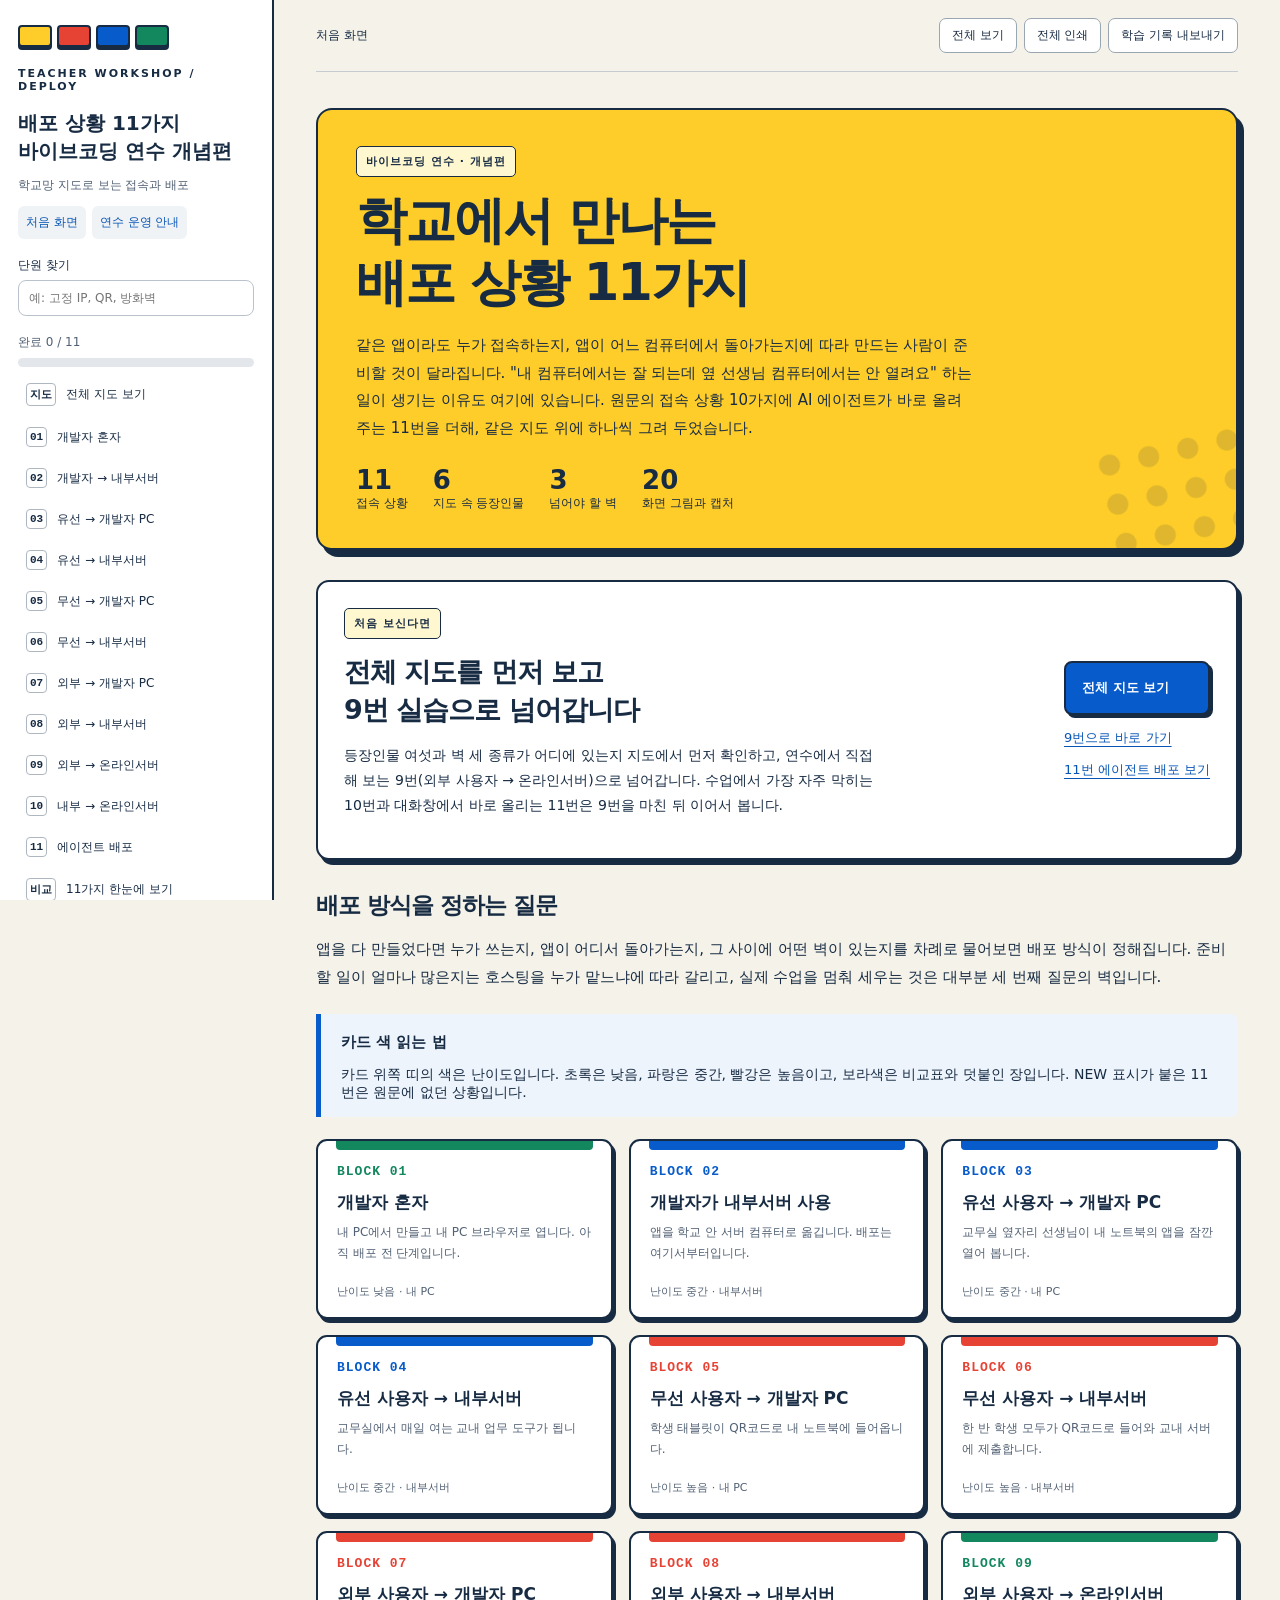
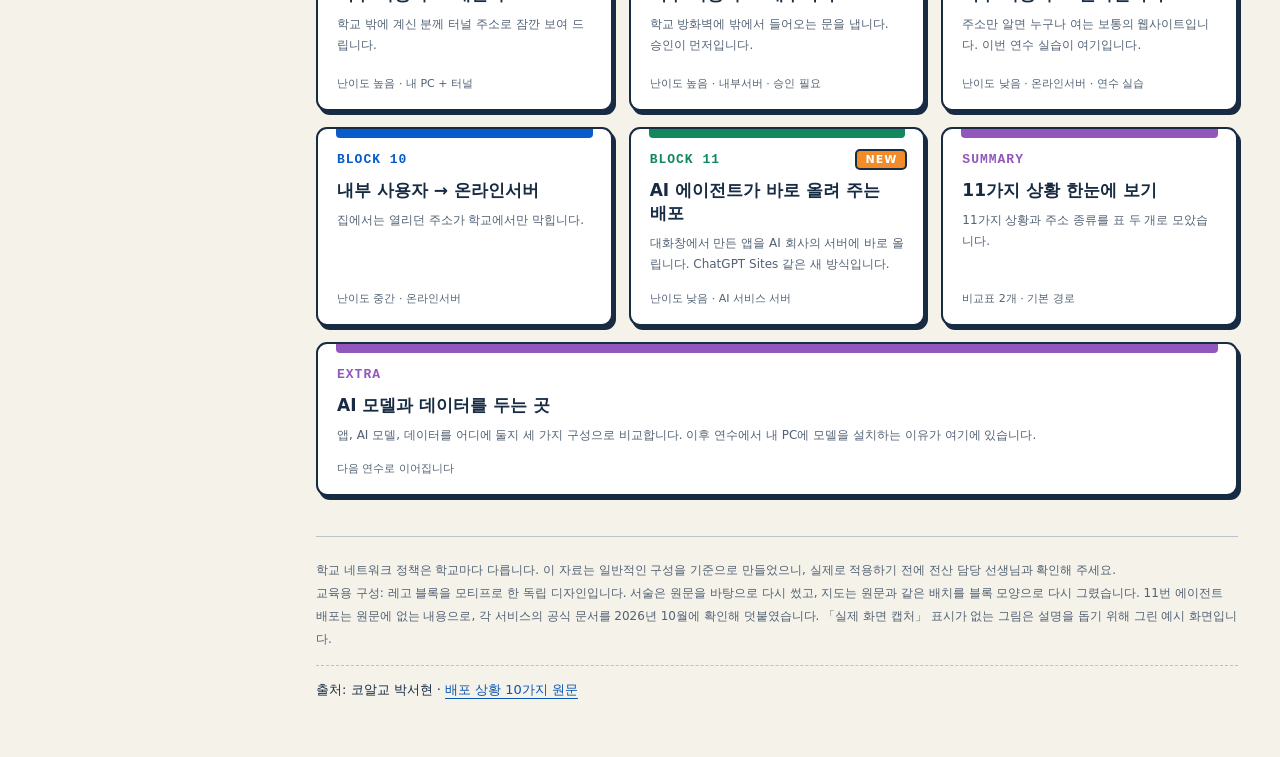
<file: 자료/배포상황_11가지.html>
<!doctype html><html lang="ko"><head><meta charset="utf-8"><meta name="viewport" content="width=device-width,initial-scale=1"><title>배포 상황 11가지</title><style>

:root{--ink:#172b43;--muted:#526174;--paper:#f4f2e9;--blue:#075bca;--red:#e74335;--yellow:#ffcd29;--green:#13875d;--line:#172b43; font-family:"Malgun Gothic",system-ui,sans-serif;color:var(--ink);background:var(--paper)}
*{box-sizing:border-box}body{margin:0}button,input,textarea{font:inherit}a{color:#0755b5;text-underline-offset:4px}button,a,input,textarea{touch-action:manipulation}button{cursor:pointer}button:focus-visible,a:focus-visible,input:focus-visible,textarea:focus-visible{outline:3px solid #bd3500;outline-offset:4px}[hidden]{display:none!important}
.skip{position:fixed;left:10px;top:-80px;background:white;padding:12px;z-index:99}.skip:focus{top:10px}.rail{position:fixed;inset:0 auto 0 0;width:274px;background:#fff;border-right:2px solid var(--ink);overflow:auto;padding:25px 18px;z-index:5}.brand{font-size:20px;font-weight:800;line-height:1.4;margin-bottom:8px}.eyebrow{font-size:11px;letter-spacing:2px;font-weight:800;margin-bottom:16px}.minibricks{display:flex;gap:5px;margin-bottom:20px}.minibricks i{width:34px;height:22px;background:var(--yellow);border:2px solid var(--ink);border-radius:4px;box-shadow:0 3px 0 var(--ink)}.minibricks i:nth-child(2){background:var(--red)}.minibricks i:nth-child(3){background:var(--blue)}.minibricks i:nth-child(4){background:var(--green)}
.navtop{display:flex;gap:6px}.navtop a{font-size:12px;padding:8px;background:#f0f3f6;text-decoration:none;border-radius:6px}label.search{display:block;margin:18px 0;font-size:12px}.search input{width:100%;margin-top:6px;border:1px solid #bac3cd;border-radius:8px;padding:10px}.nav a{display:flex;gap:10px;padding:9px 8px;font-size:12px;color:var(--ink);text-decoration:none;border-radius:7px;margin:3px 0;align-items:center}.nav a span{flex-shrink:0;font:700 11px ui-monospace,monospace;border:1px solid #aeb7c0;padding:3px;border-radius:4px}.nav a.active{background:var(--blue);color:white}.nav a.done span{background:var(--green);color:white;border-color:var(--green)}.progress{height:9px;background:#e3e7eb;border-radius:5px;overflow:hidden;margin:7px 0}.progress div{height:100%;background:var(--green);width:0}.progresslabel,.small{font-size:12px;color:var(--muted)}
main{margin-left:274px;padding:0 42px 55px;max-width:1500px}.toolbar{display:flex;justify-content:space-between;gap:14px;align-items:center;padding:18px 0;border-bottom:1px solid #c6ccd2;font-size:12px}.toolbar button,.secondary{background:white;border:1px solid #9aa6b1;border-radius:7px;padding:8px 12px;color:var(--ink)}.toolbar .actions{display:flex;gap:7px;flex-wrap:wrap}.hero{margin:36px 0 30px;background:var(--yellow);border:2px solid var(--ink);border-radius:16px;box-shadow:6px 7px 0 var(--ink);padding:36px 38px;position:relative;overflow:hidden}.hero h1{font-size:clamp(31px,4vw,54px);line-height:1.22;letter-spacing:-2px;margin:12px 0 18px;max-width:680px}.hero p{max-width:620px;font-size:15px;line-height:1.85}.badge{display:inline-block;font-size:11px;font-weight:800;letter-spacing:1px;padding:7px 9px;border:1px solid var(--ink);border-radius:5px;background:#fff7cf}.hero:after{content:"";position:absolute;width:160px;height:140px;right:-25px;bottom:-25px;opacity:.14;background:radial-gradient(circle at 18px 18px,var(--ink) 0 10px,transparent 11px);background-size:40px 40px;transform:rotate(-12deg)}.stats{display:flex;gap:25px;margin-top:22px}.stats span{font-size:12px}.stats b{font-size:26px;display:block}.sectiontitle{font-size:23px;letter-spacing:-1px;margin:30px 0 10px}.intro{line-height:1.85;font-size:15px}.cards{display:grid;grid-template-columns:repeat(3,minmax(0,1fr));gap:16px;margin:22px 0}.card{position:relative;background:white;border:2px solid var(--ink);border-radius:11px;padding:23px 19px 18px;box-shadow:3px 4px 0 var(--ink);text-decoration:none;color:var(--ink);display:flex;flex-direction:column;min-height:180px;transition:transform .15s}.card:hover{transform:translateY(-3px)}.card:before{content:"";position:absolute;left:18px;right:18px;top:0;height:9px;background:var(--color,var(--blue));border-radius:0 0 4px 4px}.card .num{color:var(--color,var(--blue));font:800 13px monospace;letter-spacing:1px;margin-bottom:12px}.card h3{font-size:17px;margin:0 0 8px}.card p{font-size:12px;line-height:1.8;color:var(--muted);margin:0 0 15px}.card .meta{font-size:11px;color:var(--muted);margin-top:auto}
.lesson{margin-top:30px}.lessonheader{padding:25px 30px;background:var(--blue);color:#fff;border:2px solid var(--ink);border-radius:13px;box-shadow:5px 5px 0 var(--ink);margin-bottom:24px}.lessonheader h2{font-size:32px;line-height:1.35;margin:14px 0}.lessonheader .goal{font-size:14px;line-height:1.7;color:#e5f0ff;margin:0}.blocknum{font:800 12px monospace;letter-spacing:3px}.content{background:#fff;border:1px solid #c6ccd2;border-radius:12px;padding:28px 32px}.content p{font-size:15px;line-height:1.95;margin:0 0 18px;word-break:keep-all;overflow-wrap:anywhere}.content h3{font-size:18px;margin:20px 0 12px}.content code:not(pre code){background:#eef2f6;padding:2px 4px;border-radius:4px;font-size:.9em;overflow-wrap:anywhere}.codebox{background:#172b43;color:#edf5ff;border-radius:10px;margin:20px 0;overflow:hidden}.codehead{background:#223b58;padding:9px 14px;display:flex;justify-content:space-between;gap:15px;align-items:center;font-size:11px;color:#d9e5f1}.copy{border:1px solid #8cabc8;border-radius:5px;padding:4px 10px;color:white;background:transparent;flex-shrink:0}.codebox pre{font:13px/1.85 Consolas,monospace;overflow:auto;padding:18px;margin:0;tab-size:2}.callout{background:#edf4fc;border-left:5px solid var(--blue);padding:5px 20px 1px;margin:22px 0;border-radius:0 8px 8px 0}.callout h3{font-size:15px;margin:14px 0 9px}.callout p{font-size:14px}.tablewrap{overflow:auto;margin:20px 0}table{border-collapse:collapse;width:100%;font-size:13px;line-height:1.8}th,td{padding:13px 15px;border:1px solid #d9dfe5;text-align:left;min-width:120px;vertical-align:top}th{background:#eef2f6}td:first-child{color:#0755b5}.photogrid{display:grid;grid-template-columns:1fr 1fr;gap:18px;margin-top:16px}figure{margin:0;background:#fff;border:1px solid #c6ccd2;border-radius:10px;overflow:hidden}.photobutton{display:block;border:0;background:#e7ebef;width:100%;padding:10px;cursor:zoom-in}.photobutton img{width:100%;height:240px;object-fit:contain;display:block}figcaption{padding:14px;font-size:12px;line-height:1.8}figcaption .photonum{color:var(--blue);font-weight:700;display:block;margin-bottom:4px}.mission{background:#eaf5ed;border:2px solid var(--green);padding:22px;border-radius:12px;margin-top:23px}.mission h3{font-size:17px;margin:0 0 10px}.mission p{font-size:14px;line-height:1.9}.complete{display:flex;gap:10px;align-items:flex-start;font-size:14px;line-height:1.8}.complete input{width:20px;height:20px;accent-color:var(--green);flex-shrink:0}.notes{margin-top:18px}.notes label{font-size:13px;display:block;margin-bottom:7px}.notes textarea{width:100%;min-height:92px;padding:14px;border:1px solid #a7b2bc;border-radius:8px;resize:vertical;background:#fff;font-size:14px}.pager{display:flex;justify-content:space-between;gap:15px;margin:25px 0}.pager a{max-width:48%;font-size:13px;text-decoration:none;border:2px solid var(--ink);border-radius:8px;background:#fff;padding:12px 16px;box-shadow:2px 3px 0 var(--ink)}.source{font-size:11px;color:var(--muted);margin:20px 0;line-height:1.8}.source a{margin-right:8px}.footer{font-size:12px;line-height:1.9;border-top:1px solid #bac3cd;padding-top:22px;margin-top:40px;color:var(--muted)}.lightbox{width:96vw;max-width:1450px;max-height:95vh;border:2px solid var(--ink);border-radius:12px;padding:16px}.lightbox::backdrop{background:#071526db}.lightbar{display:flex;justify-content:space-between;align-items:center;gap:15px;margin-bottom:12px;font-size:13px}.lightbox img{display:block;max-width:100%;max-height:76vh;object-fit:contain;margin:auto}.lightbox p{font-size:13px;line-height:1.7}.toast{position:fixed;bottom:25px;left:50%;transform:translateX(-50%);padding:12px 18px;border-radius:8px;background:var(--ink);color:white;font-size:13px;z-index:50}.quiz{border:1px solid #b8c2cb;border-radius:10px;padding:18px;margin:14px 0;background:white}.quiz h3{font-size:16px;margin:0 0 12px}.quiz button{display:block;text-align:left;width:100%;border:1px solid #c2cbd2;background:#f5f7f9;color:var(--ink);padding:10px;margin:8px 0;border-radius:6px;font-size:14px}.quiz button.correct{background:#d8f0df;border-color:#13875d}.quiz button.wrong{background:#fff1d4;border-color:#aa6c00}.feedback{font-size:13px;line-height:1.8}.empty{padding:15px;color:#704000}.allview .lesson{break-before:page}
@media(min-width:1450px){main{margin-right:auto}.photobutton img{height:280px}}
@media(max-width:1050px){.rail{width:225px;padding:20px 12px}main{margin-left:225px;padding:0 24px 40px}.cards{grid-template-columns:1fr 1fr}.hero{padding:28px}.content{padding:24px}.hero h1{font-size:39px}}
@media(max-width:700px){.rail{position:relative;width:100%;max-height:none;border-right:0;border-bottom:2px solid var(--ink);padding:15px 18px}.brand{font-size:17px}.minibricks{display:none}.rail .eyebrow{display:none}.nav{max-height:170px;overflow:auto;display:grid;grid-template-columns:1fr 1fr;gap:0 5px}.nav a{font-size:11px}.search{margin:10px 0!important}.progresslabel{font-size:11px}main{margin:0;padding:0 16px 35px}.toolbar{align-items:flex-start}.toolbar>span{display:none}.hero{padding:24px;margin-top:22px}.hero h1{font-size:34px;letter-spacing:-1.5px}.hero p{font-size:13px}.stats{gap:18px}.cards{gap:12px}.card{padding:20px 13px 15px;min-height:190px}.card h3{font-size:15px}.lessonheader{padding:22px}.lessonheader h2{font-size:26px}.content{padding:20px 17px}.content p{font-size:14px}.photogrid{grid-template-columns:1fr}.photobutton img{height:auto;max-height:360px}.pager a{padding:10px;font-size:12px}}
@media print{.rail,.toolbar,.copy,.pager,.notes,.toast,.lightbox,.quiz button,.skip{display:none!important}main{margin:0;padding:0;max-width:none}.hero{box-shadow:none;margin:0 0 20px;padding:20px}.hero h1{font-size:30px}.hero:after{display:none}.cards{grid-template-columns:repeat(3,1fr)}.card{box-shadow:none;min-height:0}.lessonheader{box-shadow:none;background:#eee;color:#172b43}.lessonheader .goal{color:#172b43}.content{border:0;padding:0}.lesson{break-before:page}.photogrid{grid-template-columns:1fr 1fr}.photobutton img{height:190px}figure,.mission,.callout,tr{break-inside:avoid}.codebox{background:#eee;color:#111;break-inside:avoid}.codehead{background:#ddd;color:#111}pre{white-space:pre-wrap!important;overflow-wrap:anywhere}a{color:#111}.footer{margin-top:20px}.allview .lesson{display:block!important}.quiz .feedback{display:block!important}}

.beginner{background:#fff;border:2px solid #172b43;border-radius:13px;box-shadow:4px 5px 0 #172b43;padding:26px;display:flex;gap:24px;justify-content:space-between;align-items:center;margin:28px 0}.beginner h2{font-size:27px;line-height:1.4;margin:14px 0;letter-spacing:-1px}.beginner p{font-size:14px;line-height:1.8;max-width:530px}.beginnerlinks{display:flex;flex-direction:column;gap:14px;flex-shrink:0;font-size:13px}.primarylink{background:#075bca;color:#fff;border:2px solid #172b43;border-radius:8px;padding:16px;text-decoration:none;font-weight:700;box-shadow:3px 3px 0 #172b43}
@media(max-width:850px){.beginner{flex-direction:column;align-items:stretch}.beginnerlinks{align-items:flex-start}.beginner h2{font-size:24px}.stats b{font-size:23px}}
@media print{.beginner{box-shadow:none}}
body{background:var(--paper);color:var(--ink)}
.lvchip{display:inline-block;margin-left:12px;font-size:11px;font-weight:800;letter-spacing:.5px;padding:4px 9px;border:2px solid var(--ink);border-radius:6px;vertical-align:1px}
.lv1{background:#d8f0df;color:#0d5e40}.lv2{background:#fff;color:#075bca}.lv3{background:#ffe1dd;color:#a3271b}
.content h3.sub{display:flex;align-items:center;gap:10px;font-size:18px;margin:30px 0 12px}.content h3.sub:first-child{margin-top:0}
.content h3.sub:before{content:"";flex:none;width:16px;height:11px;background:var(--yellow);border:2px solid var(--ink);border-radius:3px;box-shadow:0 2px 0 var(--ink)}
figure.mapfig{margin:20px 0 24px;border:2px solid var(--ink);border-radius:12px;box-shadow:3px 4px 0 var(--ink);background:#fff;overflow:hidden}
.mapscroll{overflow-x:auto;background:#fbfaf4}.mapscroll svg{display:block;width:100%;height:auto;font-family:"Malgun Gothic",system-ui,sans-serif}
figure.mapfig figcaption{border-top:1px solid #c6ccd2;font-size:13px}
.bxu{fill:rgba(7,91,202,.06);stroke:#075bca;stroke-width:7}.bxa{fill:rgba(231,67,53,.06);stroke:#e74335;stroke-width:7}.bxb{fill:rgba(23,43,67,.05);stroke:#172b43;stroke-width:7}
.fw{fill:none;stroke:#e74335;stroke-width:6;stroke-dasharray:16 10}
.rto{fill:none;stroke:#172b43;stroke-width:22;stroke-linecap:round;stroke-linejoin:round}
.rt{fill:none;stroke:#ffcd29;stroke-width:12;stroke-linecap:round;stroke-linejoin:round}
.rt2u{fill:none;stroke:#fff;stroke-width:16;stroke-linecap:round;stroke-linejoin:round}
.rt2{fill:none;stroke:#172b43;stroke-width:7;stroke-linecap:round;stroke-dasharray:3 17}
.plu{fill:#075bca;stroke:#172b43;stroke-width:3}.pla{fill:#e74335;stroke:#172b43;stroke-width:3}.plb{fill:#172b43}
.ptx{fill:#fff;font-size:32px;font-weight:800;text-anchor:middle}
.wc{fill:#e74335;stroke:#fff;stroke-width:5}.wtx{fill:#fff;font-size:32px;font-weight:900;text-anchor:middle}
.wl{fill:#fff;stroke:#e74335;stroke-width:4}.wlt{fill:#b52a1d;font-size:30px;font-weight:800;text-anchor:middle}
.gl{fill:#fff;stroke:#172b43;stroke-width:3}.glt{fill:#172b43;font-size:30px;font-weight:800;text-anchor:middle}
.legend{display:flex;flex-wrap:wrap;gap:10px 22px;font-size:13px;margin:4px 0 8px}.legend span{display:inline-flex;align-items:center;gap:8px}.legend i{display:inline-block;flex:none}
.lg-u{width:22px;height:16px;border:3px solid #075bca;border-radius:4px}.lg-a{width:22px;height:16px;border:3px solid #e74335;border-radius:4px}
.lg-rt{width:36px;height:12px;border-radius:6px;background:var(--yellow);border:2px solid var(--ink)}
.lg-wall{width:22px;height:22px;border-radius:50%;background:#e74335;color:#fff;font-style:normal;font-weight:900;font-size:14px;text-align:center;line-height:22px}
.lg-up{width:36px;border-top:4px dotted var(--ink)}
.hero h1,.lessonheader h2,.beginner h2,.card h3{word-break:keep-all}
.card.wide{grid-column:1/-1;min-height:0}
.card .ribbon{position:absolute;right:16px;top:20px;background:#f28c28;color:#fff;border:2px solid var(--ink);border-radius:5px;font-size:11px;font-weight:800;letter-spacing:1px;padding:2px 8px}
.lvnew{background:#f28c28;color:#fff;margin-left:8px}
.photogrid figure{display:flex;flex-direction:column;box-shadow:3px 4px 0 var(--ink);border:2px solid var(--ink)}
.photobutton svg{display:block;width:100%;height:auto;aspect-ratio:640/400}
.photogrid figure:last-child:nth-child(odd){grid-column:1/-1;width:calc(50% - 9px);justify-self:center}
.photogrid figcaption{flex:1;border-top:2px solid var(--ink)}
.photocap{display:block}
.kind{display:inline-block;margin-top:8px;font-size:11px;font-weight:700;padding:2px 8px;border-radius:4px}.kind-cap{background:#d8f0df;color:#0d5e40}.kind-draw{background:#eef2f6;color:#526174}
figure.mapfig figcaption{display:flex;gap:14px;align-items:flex-start;justify-content:space-between}
.mapzoom{flex:none;border:2px solid var(--ink);border-radius:6px;background:#fff;color:var(--ink);padding:4px 10px;font-size:12px;font-weight:700;box-shadow:2px 2px 0 var(--ink)}
#largebox{overflow:auto;max-height:78vh;background:#f4f2e9;border-radius:8px}#largebox svg{display:block;width:100%;height:auto}#largebox svg.mapclone{min-width:900px}
.qrbox{display:flex;gap:22px;align-items:center;background:#fff;border:2px solid var(--ink);border-radius:12px;box-shadow:3px 4px 0 var(--ink);padding:14px 22px 14px 14px;margin:18px 0}
.qrbox>svg{flex:none;width:250px;height:auto}
.stats{flex-wrap:wrap;row-gap:12px}.qrbox h3{font-size:17px;margin:0 0 8px}.qrbox p{font-size:14px;line-height:1.8;margin:0 0 8px}
.beginnerlinks a+a{font-size:13px}table.agent{min-width:1000px}table.agent td:first-child,table.agent code{white-space:nowrap}
.content td,.content th{word-break:keep-all;overflow-wrap:anywhere}
.codebox.addr pre{font-size:16px;font-weight:700;white-space:pre-wrap;overflow-wrap:anywhere}
table.prep th{width:22%;white-space:nowrap;background:#fff7cf;color:var(--ink)}table.prep td:first-child{color:inherit}
table.wide{min-width:760px}table.wide td:first-child a{font-weight:800;text-decoration:none}
.callout.warn{background:#fdeeec;border-left-color:#e74335}
.content>p:last-child{margin-bottom:0}
.footer .src{display:block;margin-top:14px;padding-top:12px;border-top:1px dashed #bac3cd;color:var(--ink);font-size:13px}
@media(max-width:700px){.photogrid figure:last-child:nth-child(odd){width:auto;justify-self:stretch}.stats span{min-width:96px}.qrbox{flex-direction:column;align-items:stretch;padding:14px}.qrbox>svg{width:100%}.mapscroll svg{min-width:640px}.lvchip{margin:8px 0 0;display:table}}
@media print{.mapzoom{display:none}.mapscroll svg{min-width:0}figure.mapfig{box-shadow:none;break-inside:avoid}}

</style></head><body><a class="skip" href="#main">본문으로 이동</a><svg width="0" height="0" style="position:absolute" aria-hidden="true" focusable="false"><defs>
<pattern id="studB" width="46" height="46" patternUnits="userSpaceOnUse"><circle cx="23" cy="23" r="10" fill="#cddff7"/><circle cx="21" cy="21" r="5" fill="#e9f1fd"/></pattern>
<pattern id="studG" width="46" height="46" patternUnits="userSpaceOnUse"><circle cx="23" cy="23" r="10" fill="#c9e8d5"/><circle cx="21" cy="21" r="5" fill="#ebf7f0"/></pattern>
<marker id="ah" markerUnits="userSpaceOnUse" markerWidth="50" markerHeight="50" refX="26" refY="25" orient="auto"><path d="M4 5 L46 25 L4 45 Z" fill="#172b43"/></marker>
<g id="basemap" font-family="'Malgun Gothic',system-ui,sans-serif"><rect width="1727" height="911" fill="#fbfaf4"/><rect x="30" y="82" width="918" height="745" rx="26" fill="#172b43"/><rect x="22" y="72" width="918" height="745" rx="26" fill="#e1ecfb" stroke="#172b43" stroke-width="4"/><rect x="22" y="72" width="918" height="745" rx="26" fill="url(#studB)"/><rect x="1141" y="78" width="572" height="738" rx="26" fill="#172b43"/><rect x="1133" y="68" width="572" height="738" rx="26" fill="#e0f2e7" stroke="#172b43" stroke-width="4"/><rect x="1133" y="68" width="572" height="738" rx="26" fill="url(#studG)"/><rect x="47" y="47" width="525" height="82" rx="12" fill="#172b43"/><rect x="67" y="24" width="34" height="22" rx="6" fill="#075bca" stroke="#172b43" stroke-width="4"/><rect x="154" y="24" width="34" height="22" rx="6" fill="#075bca" stroke="#172b43" stroke-width="4"/><rect x="242" y="24" width="34" height="22" rx="6" fill="#075bca" stroke="#172b43" stroke-width="4"/><rect x="329" y="24" width="34" height="22" rx="6" fill="#075bca" stroke="#172b43" stroke-width="4"/><rect x="417" y="24" width="34" height="22" rx="6" fill="#075bca" stroke="#172b43" stroke-width="4"/><rect x="504" y="24" width="34" height="22" rx="6" fill="#075bca" stroke="#172b43" stroke-width="4"/><rect x="40" y="38" width="525" height="82" rx="12" fill="#075bca" stroke="#172b43" stroke-width="4"/><rect x="52" y="47" width="501" height="7" rx="3.5" fill="#fff" opacity=".28"/><text x="72" y="94" font-size="44" font-weight="800" fill="#fff">학교망 <tspan font-size="30" font-weight="700">(교내 네트워크)</tspan></text><rect x="1167" y="47" width="322" height="82" rx="12" fill="#172b43"/><rect x="1183" y="24" width="34" height="22" rx="6" fill="#13875d" stroke="#172b43" stroke-width="4"/><rect x="1264" y="24" width="34" height="22" rx="6" fill="#13875d" stroke="#172b43" stroke-width="4"/><rect x="1344" y="24" width="34" height="22" rx="6" fill="#13875d" stroke="#172b43" stroke-width="4"/><rect x="1425" y="24" width="34" height="22" rx="6" fill="#13875d" stroke="#172b43" stroke-width="4"/><rect x="1160" y="38" width="322" height="82" rx="12" fill="#13875d" stroke="#172b43" stroke-width="4"/><rect x="1172" y="47" width="298" height="7" rx="3.5" fill="#fff" opacity=".28"/><text x="1321" y="94" font-size="44" font-weight="800" fill="#fff" text-anchor="middle">인터넷 <tspan font-size="30" font-weight="700">(외부)</tspan></text><line x1="272" y1="282" x2="398" y2="412" stroke="#172b43" stroke-width="13" stroke-linecap="round"/><line x1="272" y1="282" x2="398" y2="412" stroke="#9cc0f0" stroke-width="5" stroke-linecap="round"/><line x1="642" y1="266" x2="520" y2="412" stroke="#172b43" stroke-width="13" stroke-linecap="round"/><line x1="642" y1="266" x2="520" y2="412" stroke="#9cc0f0" stroke-width="5" stroke-linecap="round"/><line x1="272" y1="608" x2="392" y2="484" stroke="#172b43" stroke-width="13" stroke-linecap="round"/><line x1="272" y1="608" x2="392" y2="484" stroke="#9cc0f0" stroke-width="5" stroke-linecap="round"/><line x1="690" y1="622" x2="522" y2="484" stroke="#172b43" stroke-width="13" stroke-linecap="round"/><line x1="690" y1="622" x2="522" y2="484" stroke="#9cc0f0" stroke-width="5" stroke-linecap="round"/><line x1="556" y1="447" x2="762" y2="447" stroke="#172b43" stroke-width="13" stroke-linecap="round"/><line x1="556" y1="447" x2="762" y2="447" stroke="#9cc0f0" stroke-width="5" stroke-linecap="round"/><line x1="868" y1="447" x2="1014" y2="447" stroke="#172b43" stroke-width="13" stroke-linecap="round"/><line x1="868" y1="447" x2="1014" y2="447" stroke="#9cc0f0" stroke-width="5" stroke-linecap="round"/><line x1="1290" y1="376" x2="1460" y2="262" stroke="#172b43" stroke-width="13" stroke-linecap="round"/><line x1="1290" y1="376" x2="1460" y2="262" stroke="#8fd1ac" stroke-width="5" stroke-linecap="round"/><line x1="1300" y1="520" x2="1460" y2="602" stroke="#172b43" stroke-width="13" stroke-linecap="round"/><line x1="1300" y1="520" x2="1460" y2="602" stroke="#8fd1ac" stroke-width="5" stroke-linecap="round"/><rect x="95" y="189" width="184" height="112" rx="12" fill="#172b43"/><rect x="102" y="166" width="34" height="22" rx="6" fill="#075bca" stroke="#172b43" stroke-width="4"/><rect x="163" y="166" width="34" height="22" rx="6" fill="#075bca" stroke="#172b43" stroke-width="4"/><rect x="224" y="166" width="34" height="22" rx="6" fill="#075bca" stroke="#172b43" stroke-width="4"/><rect x="88" y="180" width="184" height="112" rx="12" fill="#075bca" stroke="#172b43" stroke-width="4"/><rect x="100" y="189" width="160" height="7" rx="3.5" fill="#fff" opacity=".28"/><rect x="134" y="196" width="92" height="60" rx="6" fill="none" stroke="#fff" stroke-width="6"/><path d="M120 262H240L230 272H130Z" fill="#fff"/><circle cx="162" cy="214" r="8" fill="#fff"/><path d="M148 238q14-18 28 0z" fill="#fff"/><rect x="180" y="206" width="26" height="20" rx="2" fill="none" stroke="#fff" stroke-width="4"/><rect x="80" y="310" width="200" height="54" rx="27" fill="#fff" stroke="#172b43" stroke-width="3.5"/><text x="180" y="349" font-size="34" font-weight="800" fill="#172b43" text-anchor="middle">교사</text><rect x="613" y="177" width="180" height="100" rx="12" fill="#172b43"/><rect x="619" y="154" width="34" height="22" rx="6" fill="#3d5068" stroke="#172b43" stroke-width="4"/><rect x="679" y="154" width="34" height="22" rx="6" fill="#3d5068" stroke="#172b43" stroke-width="4"/><rect x="739" y="154" width="34" height="22" rx="6" fill="#3d5068" stroke="#172b43" stroke-width="4"/><rect x="606" y="168" width="180" height="100" rx="12" fill="#3d5068" stroke="#172b43" stroke-width="4"/><rect x="618" y="177" width="156" height="7" rx="3.5" fill="#fff" opacity=".28"/><rect x="646" y="184" width="100" height="28" rx="5" fill="none" stroke="#fff" stroke-width="5"/><rect x="646" y="222" width="100" height="28" rx="5" fill="none" stroke="#fff" stroke-width="5"/><circle cx="726" cy="198" r="5" fill="#9ef0b5"/><circle cx="726" cy="236" r="5" fill="#9ef0b5"/><circle cx="710" cy="198" r="5" fill="#9ec7ff"/><circle cx="710" cy="236" r="5" fill="#9ec7ff"/><rect x="598" y="282" width="196" height="52" rx="26" fill="#fff" stroke="#172b43" stroke-width="3.5"/><text x="696" y="320" font-size="34" font-weight="800" fill="#172b43" text-anchor="middle">내부서버</text><rect x="99" y="611" width="184" height="110" rx="12" fill="#172b43"/><rect x="106" y="588" width="34" height="22" rx="6" fill="#ffcd29" stroke="#172b43" stroke-width="4"/><rect x="167" y="588" width="34" height="22" rx="6" fill="#ffcd29" stroke="#172b43" stroke-width="4"/><rect x="228" y="588" width="34" height="22" rx="6" fill="#ffcd29" stroke="#172b43" stroke-width="4"/><rect x="92" y="602" width="184" height="110" rx="12" fill="#ffcd29" stroke="#172b43" stroke-width="4"/><rect x="104" y="611" width="160" height="7" rx="3.5" fill="#fff" opacity=".28"/><rect x="134" y="618" width="100" height="62" rx="6" fill="#fff" stroke="#172b43" stroke-width="5"/><path d="M170 680v12h28v-12" fill="none" stroke="#172b43" stroke-width="5"/><path d="M158 698h52" stroke="#172b43" stroke-width="5" stroke-linecap="round"/><text x="184" y="660" font-size="28" font-weight="900" fill="#172b43" text-anchor="middle" font-family="Consolas,monospace">&lt;/&gt;</text><rect x="84" y="728" width="200" height="54" rx="27" fill="#fff" stroke="#172b43" stroke-width="3.5"/><text x="184" y="767" font-size="34" font-weight="800" fill="#172b43" text-anchor="middle">개발자</text><rect x="670" y="629" width="184" height="104" rx="12" fill="#172b43"/><rect x="677" y="606" width="34" height="22" rx="6" fill="#13875d" stroke="#172b43" stroke-width="4"/><rect x="738" y="606" width="34" height="22" rx="6" fill="#13875d" stroke="#172b43" stroke-width="4"/><rect x="799" y="606" width="34" height="22" rx="6" fill="#13875d" stroke="#172b43" stroke-width="4"/><rect x="663" y="620" width="184" height="104" rx="12" fill="#13875d" stroke="#172b43" stroke-width="4"/><rect x="675" y="629" width="160" height="7" rx="3.5" fill="#fff" opacity=".28"/><rect x="709" y="634" width="92" height="60" rx="6" fill="none" stroke="#fff" stroke-width="6"/><path d="M695 700H815L805 710H705Z" fill="#fff"/><path d="M755 646l28 12-28 12-28-12z" fill="#fff"/><path d="M741 664v10q14 8 28 0v-10" fill="#fff"/><rect x="655" y="740" width="200" height="52" rx="26" fill="#fff" stroke="#172b43" stroke-width="3.5"/><text x="755" y="778" font-size="34" font-weight="800" fill="#172b43" text-anchor="middle">학생</text><rect x="359" y="417" width="206" height="78" rx="12" fill="#172b43"/><rect x="361" y="394" width="34" height="22" rx="6" fill="#075bca" stroke="#172b43" stroke-width="4"/><rect x="412" y="394" width="34" height="22" rx="6" fill="#075bca" stroke="#172b43" stroke-width="4"/><rect x="464" y="394" width="34" height="22" rx="6" fill="#075bca" stroke="#172b43" stroke-width="4"/><rect x="515" y="394" width="34" height="22" rx="6" fill="#075bca" stroke="#172b43" stroke-width="4"/><rect x="352" y="408" width="206" height="78" rx="12" fill="#075bca" stroke="#172b43" stroke-width="4"/><rect x="364" y="417" width="182" height="7" rx="3.5" fill="#fff" opacity=".28"/><rect x="374" y="436" width="30" height="22" rx="4" fill="#0b2f63"/><rect x="412" y="436" width="30" height="22" rx="4" fill="#0b2f63"/><rect x="450" y="436" width="30" height="22" rx="4" fill="#0b2f63"/><rect x="488" y="436" width="30" height="22" rx="4" fill="#0b2f63"/><circle cx="536" cy="447" r="8" fill="#5fe08a"/><rect x="370" y="500" width="170" height="52" rx="26" fill="#172b43" stroke="#172b43" stroke-width="3.5"/><text x="455" y="538" font-size="34" font-weight="800" fill="#fff" text-anchor="middle">학교망</text><rect x="767" y="405" width="110" height="100" rx="12" fill="#172b43"/><rect x="770" y="382" width="34" height="22" rx="6" fill="#e74335" stroke="#172b43" stroke-width="4"/><rect x="826" y="382" width="34" height="22" rx="6" fill="#e74335" stroke="#172b43" stroke-width="4"/><rect x="760" y="396" width="110" height="100" rx="12" fill="#e74335" stroke="#172b43" stroke-width="4"/><rect x="772" y="405" width="86" height="7" rx="3.5" fill="#fff" opacity=".28"/><path d="M760 430h110M760 463h110M796 396v34M834 396v34M778 430v33M815 430v33M852 430v33M796 463v33M834 463v33" stroke="#b52a1d" stroke-width="4"/><path d="M815 418l26 10v20q0 22-26 34q-26-12-26-34v-20z" fill="#075bca" stroke="#fff" stroke-width="5"/><rect x="752" y="512" width="126" height="48" rx="24" fill="#fff" stroke="#172b43" stroke-width="3.5"/><text x="815" y="548" font-size="34" font-weight="800" fill="#172b43" text-anchor="middle">방화벽</text><g transform="translate(7 9)" fill="#172b43"><rect x="1010" y="420" width="320" height="120" rx="60"/><circle cx="1100" cy="425" r="72"/><circle cx="1190" cy="385" r="88"/><circle cx="1270" cy="440" r="68"/><circle cx="1060" cy="480" r="60"/></g><g transform="translate(0 0)" fill="#172b43" stroke="#172b43" stroke-width="12"><rect x="1010" y="420" width="320" height="120" rx="60"/><circle cx="1100" cy="425" r="72"/><circle cx="1190" cy="385" r="88"/><circle cx="1270" cy="440" r="68"/><circle cx="1060" cy="480" r="60"/></g><g transform="translate(0 0)" fill="#fff"><rect x="1010" y="420" width="320" height="120" rx="60"/><circle cx="1100" cy="425" r="72"/><circle cx="1190" cy="385" r="88"/><circle cx="1270" cy="440" r="68"/><circle cx="1060" cy="480" r="60"/></g><circle cx="1112" cy="374" r="30" fill="none" stroke="#075bca" stroke-width="7"/><ellipse cx="1112" cy="374" rx="12" ry="30" fill="none" stroke="#075bca" stroke-width="6"/><path d="M1082 374h60M1088 358h48M1088 390h48" stroke="#075bca" stroke-width="5"/><text x="1095" y="522" font-size="44" font-weight="800" fill="#172b43" text-anchor="middle">인터넷</text><rect x="1465" y="205" width="192" height="104" rx="12" fill="#172b43"/><rect x="1473" y="182" width="34" height="22" rx="6" fill="#9257bd" stroke="#172b43" stroke-width="4"/><rect x="1537" y="182" width="34" height="22" rx="6" fill="#9257bd" stroke="#172b43" stroke-width="4"/><rect x="1601" y="182" width="34" height="22" rx="6" fill="#9257bd" stroke="#172b43" stroke-width="4"/><rect x="1458" y="196" width="192" height="104" rx="12" fill="#9257bd" stroke="#172b43" stroke-width="4"/><rect x="1470" y="205" width="168" height="7" rx="3.5" fill="#fff" opacity=".28"/><circle cx="1554" cy="232" r="17" fill="#fff"/><path d="M1522 286q32-46 64 0z" fill="#fff"/><rect x="1444" y="314" width="220" height="52" rx="26" fill="#fff" stroke="#172b43" stroke-width="3.5"/><text x="1554" y="352" font-size="34" font-weight="800" fill="#172b43" text-anchor="middle">외부 사용자</text><rect x="1466" y="562" width="192" height="104" rx="12" fill="#172b43"/><rect x="1474" y="539" width="34" height="22" rx="6" fill="#f28c28" stroke="#172b43" stroke-width="4"/><rect x="1538" y="539" width="34" height="22" rx="6" fill="#f28c28" stroke="#172b43" stroke-width="4"/><rect x="1602" y="539" width="34" height="22" rx="6" fill="#f28c28" stroke="#172b43" stroke-width="4"/><rect x="1459" y="553" width="192" height="104" rx="12" fill="#f28c28" stroke="#172b43" stroke-width="4"/><rect x="1471" y="562" width="168" height="7" rx="3.5" fill="#fff" opacity=".28"/><rect x="1507" y="568" width="96" height="62" rx="6" fill="#fff" stroke="#172b43" stroke-width="5"/><circle cx="1555" cy="599" r="20" fill="none" stroke="#172b43" stroke-width="4"/><ellipse cx="1555" cy="599" rx="8" ry="20" fill="none" stroke="#172b43" stroke-width="3.5"/><path d="M1535 599h40" stroke="#172b43" stroke-width="3.5"/><path d="M1541 630v12h28v-12" fill="none" stroke="#172b43" stroke-width="5"/><rect x="1445" y="672" width="220" height="52" rx="26" fill="#fff" stroke="#172b43" stroke-width="3.5"/><text x="1555" y="710" font-size="34" font-weight="800" fill="#172b43" text-anchor="middle">온라인서버</text></g>
</defs></svg>
<aside class="rail"><div class="minibricks" aria-hidden="true"><i></i><i></i><i></i><i></i></div><div class="eyebrow">TEACHER WORKSHOP / DEPLOY</div><div class="brand">배포 상황 11가지<br>바이브코딩 연수 개념편</div><p class="small">학교망 지도로 보는 접속과 배포</p>
<div class="navtop"><a href="#home">처음 화면</a><a href="#review">연수 운영 안내</a></div>
<label class="search">단원 찾기<input id="search" type="search" placeholder="예: 고정 IP, QR, 방화벽"></label>
<div class="progresslabel" id="progresslabel">완료 0 / 11</div><div class="progress"><div id="progressbar"></div></div>
<nav class="nav" aria-label="전체 장 목록"><a href="#s00" data-chapter="s00"><span>지도</span>전체 지도 보기</a><a href="#s01" data-chapter="s01"><span>01</span>개발자 혼자</a><a href="#s02" data-chapter="s02"><span>02</span>개발자 → 내부서버</a><a href="#s03" data-chapter="s03"><span>03</span>유선 → 개발자 PC</a><a href="#s04" data-chapter="s04"><span>04</span>유선 → 내부서버</a><a href="#s05" data-chapter="s05"><span>05</span>무선 → 개발자 PC</a><a href="#s06" data-chapter="s06"><span>06</span>무선 → 내부서버</a><a href="#s07" data-chapter="s07"><span>07</span>외부 → 개발자 PC</a><a href="#s08" data-chapter="s08"><span>08</span>외부 → 내부서버</a><a href="#s09" data-chapter="s09"><span>09</span>외부 → 온라인서버</a><a href="#s10" data-chapter="s10"><span>10</span>내부 → 온라인서버</a><a href="#s11" data-chapter="s11"><span>11</span>에이전트 배포</a><a href="#compare" data-chapter="compare"><span>비교</span>11가지 한눈에 보기</a><a href="#ai" data-chapter="ai"><span>AI</span>모델과 데이터 두는 곳</a></nav><p id="noresults" class="empty" hidden>찾는 내용이 없습니다.</p></aside>
<main id="main"><div class="toolbar"><span id="crumb">처음 화면</span><div class="actions"><button id="all" type="button">전체 보기</button><button id="print" type="button">전체 인쇄</button><button id="export" type="button">학습 기록 내보내기</button></div></div>
<section class="view" id="home"><header class="hero"><span class="badge">바이브코딩 연수 · 개념편</span><h1>학교에서 만나는<br>배포 상황 11가지</h1>
<p>같은 앱이라도 누가 접속하는지, 앱이 어느 컴퓨터에서 돌아가는지에 따라 만드는 사람이 준비할 것이 달라집니다. "내 컴퓨터에서는 잘 되는데 옆 선생님 컴퓨터에서는 안 열려요" 하는 일이 생기는 이유도 여기에 있습니다. 원문의 접속 상황 10가지에 AI 에이전트가 바로 올려 주는 11번을 더해, 같은 지도 위에 하나씩 그려 두었습니다.</p>
<div class="stats"><span><b>11</b>접속 상황</span><span><b>6</b>지도 속 등장인물</span><span><b>3</b>넘어야 할 벽</span><span><b>20</b>화면 그림과 캡처</span></div></header>
<div class="beginner"><div><span class="badge">처음 보신다면</span><h2>전체 지도를 먼저 보고<br>9번 실습으로 넘어갑니다</h2><p>등장인물 여섯과 벽 세 종류가 어디에 있는지 지도에서 먼저 확인하고, 연수에서 직접 해 보는 9번(외부 사용자 → 온라인서버)으로 넘어갑니다. 수업에서 가장 자주 막히는 10번과 대화창에서 바로 올리는 11번은 9번을 마친 뒤 이어서 봅니다.</p></div>
<div class="beginnerlinks"><a class="primarylink" href="#s00">전체 지도 보기</a><a href="#s09">9번으로 바로 가기</a><a href="#s11">11번 에이전트 배포 보기</a></div></div>
<h2 class="sectiontitle">배포 방식을 정하는 질문</h2><p class="intro">앱을 다 만들었다면 누가 쓰는지, 앱이 어디서 돌아가는지, 그 사이에 어떤 벽이 있는지를 차례로 물어보면 배포 방식이 정해집니다. 준비할 일이 얼마나 많은지는 호스팅을 누가 맡느냐에 따라 갈리고, 실제 수업을 멈춰 세우는 것은 대부분 세 번째 질문의 벽입니다.</p>
<aside class="callout"><h3>카드 색 읽는 법</h3><p>카드 위쪽 띠의 색은 난이도입니다. 초록은 낮음, 파랑은 중간, 빨강은 높음이고, 보라색은 비교표와 덧붙인 장입니다. NEW 표시가 붙은 11번은 원문에 없던 상황입니다.</p></aside>
<div class="cards"><a class="card" href="#s01" style="--color:#13875d"><div class="num">BLOCK 01</div><h3>개발자 혼자</h3><p>내 PC에서 만들고 내 PC 브라우저로 엽니다. 아직 배포 전 단계입니다.</p><span class="meta">난이도 낮음 · 내 PC</span></a><a class="card" href="#s02" style="--color:#075bca"><div class="num">BLOCK 02</div><h3>개발자가 내부서버 사용</h3><p>앱을 학교 안 서버 컴퓨터로 옮깁니다. 배포는 여기서부터입니다.</p><span class="meta">난이도 중간 · 내부서버</span></a><a class="card" href="#s03" style="--color:#075bca"><div class="num">BLOCK 03</div><h3>유선 사용자 → 개발자 PC</h3><p>교무실 옆자리 선생님이 내 노트북의 앱을 잠깐 열어 봅니다.</p><span class="meta">난이도 중간 · 내 PC</span></a><a class="card" href="#s04" style="--color:#075bca"><div class="num">BLOCK 04</div><h3>유선 사용자 → 내부서버</h3><p>교무실에서 매일 여는 교내 업무 도구가 됩니다.</p><span class="meta">난이도 중간 · 내부서버</span></a><a class="card" href="#s05" style="--color:#e74335"><div class="num">BLOCK 05</div><h3>무선 사용자 → 개발자 PC</h3><p>학생 태블릿이 QR코드로 내 노트북에 들어옵니다.</p><span class="meta">난이도 높음 · 내 PC</span></a><a class="card" href="#s06" style="--color:#e74335"><div class="num">BLOCK 06</div><h3>무선 사용자 → 내부서버</h3><p>한 반 학생 모두가 QR코드로 들어와 교내 서버에 제출합니다.</p><span class="meta">난이도 높음 · 내부서버</span></a><a class="card" href="#s07" style="--color:#e74335"><div class="num">BLOCK 07</div><h3>외부 사용자 → 개발자 PC</h3><p>학교 밖에 계신 분께 터널 주소로 잠깐 보여 드립니다.</p><span class="meta">난이도 높음 · 내 PC + 터널</span></a><a class="card" href="#s08" style="--color:#e74335"><div class="num">BLOCK 08</div><h3>외부 사용자 → 내부서버</h3><p>학교 방화벽에 밖에서 들어오는 문을 냅니다. 승인이 먼저입니다.</p><span class="meta">난이도 높음 · 내부서버 · 승인 필요</span></a><a class="card" href="#s09" style="--color:#13875d"><div class="num">BLOCK 09</div><h3>외부 사용자 → 온라인서버</h3><p>주소만 알면 누구나 여는 보통의 웹사이트입니다. 이번 연수 실습이 여기입니다.</p><span class="meta">난이도 낮음 · 온라인서버 · 연수 실습</span></a><a class="card" href="#s10" style="--color:#075bca"><div class="num">BLOCK 10</div><h3>내부 사용자 → 온라인서버</h3><p>집에서는 열리던 주소가 학교에서만 막힙니다.</p><span class="meta">난이도 중간 · 온라인서버</span></a><a class="card" href="#s11" style="--color:#13875d"><span class="ribbon">NEW</span><div class="num">BLOCK 11</div><h3>AI 에이전트가 바로 올려 주는 배포</h3><p>대화창에서 만든 앱을 AI 회사의 서버에 바로 올립니다. ChatGPT Sites 같은 새 방식입니다.</p><span class="meta">난이도 낮음 · AI 서비스 서버</span></a><a class="card" href="#compare" style="--color:#9257bd"><div class="num">SUMMARY</div><h3>11가지 상황 한눈에 보기</h3><p>11가지 상황과 주소 종류를 표 두 개로 모았습니다.</p><span class="meta">비교표 2개 · 기본 경로</span></a><a class="card wide" href="#ai" style="--color:#9257bd"><div class="num">EXTRA</div><h3>AI 모델과 데이터를 두는 곳</h3><p>앱, AI 모델, 데이터를 어디에 둘지 세 가지 구성으로 비교합니다. 이후 연수에서 내 PC에 모델을 설치하는 이유가 여기에 있습니다.</p><span class="meta">다음 연수로 이어집니다</span></a></div></section>
<section class="lesson view" id="s00" hidden><header class="lessonheader"><span class="blocknum">MAP / 시작하기 전에</span><h2>전체 지도 보기</h2><p class="goal">학습 목표 · 지도에서 등장인물 여섯과 벽 세 종류가 어디에 있는지 짚을 수 있습니다.</p></header>
<div class="content"><p>지도에는 여섯이 등장합니다. 학교망 안에는 교사, 학생, 내부서버, 개발자가 있고, 바깥 인터넷 쪽에는 외부 사용자와 온라인서버가 있으며, 그 사이를 방화벽이 가르고 있습니다. 여기서 개발자는 AI 도구로 앱을 만든 선생님 자신입니다.</p>
<figure class="mapfig"><div class="mapscroll"><svg viewBox="0 0 1727 911" role="img" aria-label="학교망 안에 교사, 내부서버, 개발자, 학생이 가운데 학교망 장비로 이어져 있고, 방화벽을 지나 인터넷으로 나가면 외부 사용자와 온라인서버가 있는 전체 구성도"><use href="#basemap"/></svg></div><figcaption><span class="mapcap">아래 11가지 상황은 모두 이 지도 위의 길 하나입니다. 학교망에서 인터넷으로 나가는 길은 방화벽 한 곳뿐입니다.</span><button class="mapzoom" type="button" aria-label="지도 크게 보기">크게 보기</button></figcaption></figure>
<h3 class="sub">그림 읽는 법</h3><div class="legend"><span><i class="lg-u"></i>쓰는 사람</span><span><i class="lg-a"></i>앱이 도는 곳</span><span><i class="lg-rt"></i>요청이 지나가는 길 (쓰는 사람 → 앱)</span><span><i class="lg-wall">!</i>그 상황에서 넘어야 하는 벽</span><span><i class="lg-up"></i>코드만 올리는 길</span></div>
<h3 class="sub">세 가지만 확인하면 됩니다</h3><p>누가 쓰는지(개발자 본인, 유선으로 연결된 교사, 무선으로 연결된 학생, 학교 밖 사용자), 앱이 어디서 돌아가는지(개발자 PC, 내부서버, 온라인서버), 그 사이에 어떤 벽이 있는지를 차례로 확인합니다. 셋 가운데 실제 수업을 멈춰 세우는 것은 대부분 세 번째인 벽입니다.</p>
<aside class="callout"><h3>벽은 세 종류이고, 서 있는 자리가 다릅니다</h3><p>PC·서버 자체의 방화벽은 앱이 돌아가는 컴퓨터 안에 있습니다. 무선과 유선의 분리는 학생 기기와 학교망 사이에, 학교 방화벽은 지도 한가운데의 학교망과 인터넷 사이에 있습니다.</p></aside>
<h3 class="sub">상황마다 보는 것</h3><div class="tablewrap"><table class=""><thead><tr><th>묶음</th><th>담긴 내용</th></tr></thead><tbody><tr><td>쓰는 사람에게는</td><td>쓰는 사람이 무엇을 하고, 화면에서 무엇을 보게 되는지</td></tr><tr><td>이 상황의 주소</td><td>쓰는 사람이 주소창에 넣는 것입니다. 내부 IP, 고정 IP, DNS, URL 같은 말은 처음 필요해지는 상황에서 설명합니다.</td></tr><tr><td>만드는 사람이 준비할 것</td><td>배포 장소(앱을 어디에 두는지), 호스팅(누가 켜 두는지), 주소(무엇을 알려 주는지), 데이터·DB(어디에 쌓이는지)</td></tr></tbody></table></div>
<h3 class="sub">먼저 알아 두면 좋은 용어</h3><div class="tablewrap"><table class=""><thead><tr><th>용어</th><th>쉬운 설명</th></tr></thead><tbody><tr><td>배포</td><td>만든 앱을 쓰는 사람이 닿을 수 있는 곳에 올려 두는 일입니다.</td></tr><tr><td>호스팅</td><td>앱을 계속 켜 두고 들어오는 접속을 받아 주는 일입니다. 내 PC가 할 수도, 학교 서버가 할 수도, 바깥 서비스에 맡길 수도 있습니다.</td></tr><tr><td>데이터베이스(DB)</td><td>앱이 꺼졌다 켜져도, 다른 사람이 접속해도 내용이 사라지지 않는 저장 공간입니다.</td></tr><tr><td>포트(:3000)</td><td>한 컴퓨터 안에서 프로그램을 구분하는 번호로, 주소 뒤에 붙습니다.</td></tr><tr><td>방화벽</td><td>들어오는 연결을 막는 문지기입니다. 컴퓨터마다, 학교망 입구마다 따로 있습니다.</td></tr></tbody></table></div>
<p class="small">주소에 관한 말(URL, 내부 IP, 고정 IP, DNS, 공인 IP, 도메인)은 각 상황의 「이 상황의 주소」에서 하나씩 풀어 드립니다.</p></div>
<div class="notes"><label for="note-s00">내 메모 · 학생 이름이나 비밀번호는 적지 않습니다</label><textarea id="note-s00" data-note="s00" placeholder="우리 학교에서는 어느 컴퓨터가 내부서버이고, 무선망은 어떻게 나뉘어 있는지 적어 두세요."></textarea></div><nav class="pager" aria-label="장 이동"><a href="#home">이전 · 처음 화면</a><a href="#s01">다음 · 개발자 혼자</a></nav></section>
<section class="lesson view" id="s01" hidden><header class="lessonheader"><span class="blocknum">BLOCK 01 / 11</span><span class="lvchip lv1">난이도 낮음</span><h2>개발자 혼자</h2><p class="goal">학습 목표 · localhost 주소를 다른 사람에게 보내면 왜 열리지 않는지 한 문장으로 설명할 수 있습니다.</p></header>
<div class="content"><h3 class="sub">쓰는 사람에게는 이런 상황입니다</h3><p>쓰는 사람이 바로 만든 사람입니다. 내 PC에서 만든 앱을 내 PC의 브라우저로 열기 때문에 인터넷이 끊겨도 화면이 뜹니다.</p><p>그런데 이 주소를 옆자리 선생님께 알려 드리면 그쪽에서는 아무것도 열리지 않습니다. 이 주소는 내 PC 안에서만 뜻이 있기 때문입니다.</p>
<figure class="mapfig"><div class="mapscroll"><svg viewBox="0 0 1727 911" role="img" aria-label="개발자 PC 한 대 안에서 끝나는 그림. 학교망으로도 인터넷으로도 나가지 않는다"><use href="#basemap"/><rect class="bxb" x="62" y="572" width="300" height="228" rx="18"/><path class="rto" d="M 276 692 C 362 702 362 612 276 626"/><path class="rt" d="M 276 692 C 362 702 362 612 276 626" marker-end="url(#ah)"/><rect class="plb" x="34" y="808" width="400" height="48" rx="24"/><text class="ptx" x="234" y="843">쓰는 사람 = 앱이 도는 곳</text></svg></div><figcaption><span class="mapcap">모든 일이 PC 한 대 안에서 끝나는, 배포 전 개발 단계입니다.</span><button class="mapzoom" type="button" aria-label="지도 크게 보기">크게 보기</button></figcaption></figure>
<h3 class="sub">이 상황의 주소</h3><div class="codebox addr"><div class="codehead"><span>주소창에 이렇게 넣습니다</span></div><pre><code>localhost:3000   또는   file:///C:/내폴더/index.html</code></pre></div><p>URL은 주소창에 들어가는 글자 전체를 말합니다. 어떤 방식으로(<code>http://</code>), 어느 컴퓨터의(<code>주소</code>), 몇 번 창구로(<code>:포트</code>), 무엇을(<code>/경로</code>) 여는지 앞에서부터 차례로 읽으면 됩니다.</p><p><code>localhost</code>는 '지금 이 컴퓨터 자신'을 뜻합니다. 어느 PC에서 치든 그 PC 자신을 가리키니 남에게 알려 줄 수 있는 주소가 아닙니다. <code>file:///</code>로 시작하는 주소는 내 PC에 있는 파일을 바로 연 것입니다.</p>
<h3 class="sub">만드는 사람이 준비할 것</h3><div class="tablewrap"><table class="prep"><tbody><tr><th scope="row">배포 장소</th><td>따로 없습니다. 내 PC의 프로젝트 폴더가 전부입니다.</td></tr><tr><th scope="row">데이터·DB</th><td>대부분 필요하지 않습니다. 저장할 것이 생겨도 내 PC 안의 파일이나 내 PC에 설치한 DB로 충분합니다.</td></tr></tbody></table></div></div>
<h3 class="sectiontitle">화면으로 보면</h3><p class="small">그림을 누르면 크게 열립니다. 「실제 화면 캡처」라고 적힌 것만 실제 화면이고, 나머지는 설명을 돕기 위해 그린 예시 화면입니다.</p><div class="photogrid"><figure><button class="photobutton" type="button" aria-label="그림 01 크게 보기: 내 PC 브라우저에서 연 모습"><svg viewBox="0 0 640 400" role="img" aria-label="내 PC 브라우저에서 localhost:3000으로 연 퀴즈 앱" font-family="'Malgun Gothic',system-ui,sans-serif"><rect width="640" height="400" fill="#f4f2e9"/><defs><clipPath id="cb1"><rect x="18" y="62" width="604" height="320" rx="0"/></clipPath></defs><rect x="24" y="26" width="604" height="364" rx="14" fill="#172b43"/><rect x="18" y="18" width="604" height="364" rx="14" fill="#fff" stroke="#172b43" stroke-width="3"/><path d="M19.5 62V32a12.5 12.5 0 0 1 12.5-12.5H608a12.5 12.5 0 0 1 12.5 12.5V62Z" fill="#e9eef4"/><line x1="18" y1="62" x2="622" y2="62" stroke="#172b43" stroke-width="2"/><circle cx="40" cy="40" r="6" fill="#e74335"/><circle cx="58" cy="40" r="6" fill="#ffcd29"/><circle cx="76" cy="40" r="6" fill="#13875d"/><rect x="98" y="28" width="508" height="24" rx="12" fill="#fff" stroke="#b9c3cf" stroke-width="1.5"/><text x="114" y="45" font-size="14" fill="#172b43" font-family="Consolas,'D2Coding',monospace">localhost:3000</text><g clip-path="url(#cb1)"><g transform="translate(18 62)"><rect width="604" height="320" fill="#fbfaf4"/><rect x="24" y="22" width="556" height="64" rx="10" fill="#ffcd29" stroke="#172b43" stroke-width="2.5"/><text x="44" y="62" font-size="24" font-weight="800" fill="#172b43">우리 반 퀴즈</text><text x="44" y="122" font-size="17" fill="#172b43">1. 물이 끓는 온도는 몇 도일까요?</text><rect x="44" y="140" width="516" height="34" rx="8" fill="#fff" stroke="#b9c3cf" stroke-width="1.5"/><text x="60" y="163" font-size="15" fill="#172b43">50도</text><rect x="44" y="184" width="516" height="34" rx="8" fill="#fff" stroke="#b9c3cf" stroke-width="1.5"/><text x="60" y="207" font-size="15" fill="#172b43">100도</text><rect x="44" y="228" width="516" height="34" rx="8" fill="#fff" stroke="#b9c3cf" stroke-width="1.5"/><text x="60" y="251" font-size="15" fill="#172b43">200도</text><rect x="434" y="262" width="126" height="38" rx="8" fill="#075bca" stroke="#172b43" stroke-width="2"/><text x="497" y="287" font-size="15" font-weight="700" fill="#fff" text-anchor="middle">제출하기</text></g></g><rect x="18" y="18" width="604" height="364" rx="14" fill="none" stroke="#172b43" stroke-width="3"/></svg></button><figcaption><span class="photonum">그림 01 · 내 PC 브라우저에서 연 모습</span><span class="photocap">주소창에 localhost:3000이 보입니다. 이 주소는 내 PC 안에서만 통합니다.</span><span class="kind kind-draw">그려 만든 예시 화면</span></figcaption></figure><figure><button class="photobutton" type="button" aria-label="그림 02 크게 보기: 같은 주소를 휴대전화에 넣은 모습"><svg viewBox="0 0 640 400" role="img" aria-label="휴대전화에 같은 주소를 넣으면 연결할 수 없다는 화면이 뜬다" font-family="'Malgun Gothic',system-ui,sans-serif"><rect width="640" height="400" fill="#f4f2e9"/><defs><clipPath id="cp2"><rect x="230" y="76" width="180" height="288"/></clipPath></defs><rect x="226" y="24" width="200" height="368" rx="30" fill="#172b43" opacity=".35"/><rect x="220" y="16" width="200" height="368" rx="30" fill="#172b43"/><rect x="292" y="28" width="56" height="8" rx="4" fill="#3d5068"/><rect x="230" y="46" width="180" height="318" rx="10" fill="#fff"/><rect x="236" y="51" width="168" height="22" rx="11" fill="#e9eef4"/><text x="240" y="66" font-size="10.5" fill="#172b43" font-family="Consolas,'D2Coding',monospace">localhost:3000</text><g clip-path="url(#cp2)"><g transform="translate(230 76)"><rect width="180" height="288" fill="#fff"/><g transform="translate(90 92) scale(0.62)"><rect x="-34" y="-30" width="68" height="52" rx="6" fill="none" stroke="#8fa3ba" stroke-width="5"/><path d="M-34 -14h68" stroke="#8fa3ba" stroke-width="5"/><path d="M-12 4l24 0" stroke="#8fa3ba" stroke-width="5" stroke-linecap="round"/></g><text x="90" y="129" font-size="16" font-weight="800" fill="#172b43" text-anchor="middle">사이트에 연결할 수 없음</text><text x="90" y="150" font-size="9.3" fill="#526174" text-anchor="middle">localhost에서 연결을 거부했습니다.</text></g></g><rect x="296" y="370" width="48" height="5" rx="2.5" fill="#3d5068"/></svg></button><figcaption><span class="photonum">그림 02 · 같은 주소를 휴대전화에 넣은 모습</span><span class="photocap">휴대전화는 자기 자신에게서 앱을 찾기 때문에 연결할 수 없다는 화면만 뜹니다.</span><span class="kind kind-draw">그려 만든 예시 화면</span></figcaption></figure></div>
<div class="mission"><h3>내 차례</h3><p>내 PC에서 앱을 띄우고 주소창에 보이는 주소를 메모해 두세요. 그 주소를 휴대전화 브라우저에 넣으면 어떤 화면이 나오는지 확인합니다.</p><label class="complete"><input type="checkbox" data-check="s01">localhost 주소가 다른 기기에서는 열리지 않는 것을 확인했습니다.</label></div>
<div class="notes"><label for="note-s01">내 메모 · 학생 이름이나 비밀번호는 적지 않습니다</label><textarea id="note-s01" data-note="s01" placeholder="다시 확인할 내용이나 우리 학교 상황을 적어 두세요."></textarea></div><nav class="pager" aria-label="장 이동"><a href="#s00">이전 · 전체 지도 보기</a><a href="#s02">다음 · 개발자가 내부서버 사용</a></nav></section><section class="lesson view" id="s02" hidden><header class="lessonheader"><span class="blocknum">BLOCK 02 / 11</span><span class="lvchip lv2">난이도 중간</span><h2>개발자가 내부서버 사용</h2><p class="goal">학습 목표 · 내부서버에 올릴 때 받아야 하는 고정 IP와 열어 두어야 하는 포트를 구분해 말할 수 있습니다.</p></header>
<div class="content"><h3 class="sub">쓰는 사람에게는 이런 상황입니다</h3><p>아직 쓰는 사람은 개발자 한 명입니다. 다만 앱이 내 PC가 아니라 학교 안의 서버 컴퓨터에서 돌아가고, 나는 내 자리에서 주소를 넣어 들어갑니다.</p><p>내 PC를 꺼도 앱은 서버에서 계속 돌아갑니다. 학교 밖에서는 이 주소가 열리지 않습니다.</p>
<figure class="mapfig"><div class="mapscroll"><svg viewBox="0 0 1727 911" role="img" aria-label="개발자 PC에서 학교망을 거쳐 내부서버로 가는 경로. 서버 방화벽이 벽이다"><use href="#basemap"/><rect class="bxu" x="62" y="572" width="244" height="228" rx="18"/><rect class="bxa" x="578" y="140" width="236" height="208" rx="18"/><polyline class="rto" points="312,567 352,527 455,447 527,365 598,276"/><polyline class="rt" points="312,567 352,527 455,447 527,365 598,276" marker-end="url(#ah)"/><circle class="wc" cx="545" cy="342" r="22"/><text class="wtx" x="545" y="353">!</text><rect class="wl" x="568" y="348" width="198" height="46" rx="23"/><text class="wlt" x="667" y="382">서버 방화벽</text><rect class="plu" x="94" y="548" width="180" height="48" rx="24"/><text class="ptx" x="184" y="583">쓰는 사람</text><rect class="pla" x="584" y="116" width="224" height="48" rx="24"/><text class="ptx" x="696" y="151">앱이 도는 곳</text></svg></div><figcaption><span class="mapcap">앱이 내 PC를 떠나 서버로 옮겨 갑니다. 배포는 여기서부터 시작됩니다.</span><button class="mapzoom" type="button" aria-label="지도 크게 보기">크게 보기</button></figcaption></figure>
<h3 class="sub">이 상황의 주소</h3><div class="codebox addr"><div class="codehead"><span>주소창에 이렇게 넣습니다</span></div><pre><code>http://10.1.2.50:3000</code></pre></div><p>내부 IP는 학교망 안에 있는 기기마다 붙는 번호입니다. 학교망은 보통 <code>10.</code>으로, 가정용 공유기는 <code>192.168.</code>로 시작하는데, 같은 망 안에서만 통하고 학교 밖에서는 아무 뜻이 없습니다.</p><p>내부 IP는 기기가 망에 연결될 때 자동으로 받기도 하고, 학교에서 번호를 정해 주기도 합니다. 서버는 주소가 바뀌면 찾아오던 사람들이 모두 길을 잃기 때문에, 바뀌지 않도록 정해 둔 번호인 고정 IP를 받아 둡니다.</p>
<h3 class="sub">만드는 사람이 준비할 것</h3><div class="tablewrap"><table class="prep"><tbody><tr><th scope="row">배포 장소</th><td>학교 안의 서버 컴퓨터입니다. 늘 켜 둘 PC 한 대를 정하고, 전산 담당 선생님과 먼저 협의합니다.</td></tr><tr><th scope="row">주소</th><td>전산 담당 선생님께 고정 IP를 받습니다. 서버의 방화벽에서 앱이 쓰는 포트를 열어 두어야 다른 PC에서 들어올 수 있습니다.</td></tr><tr><th scope="row">데이터·DB</th><td>서버 PC 안에 둡니다. 자세한 내용은 4번에서 다룹니다.</td></tr></tbody></table></div></div>
<h3 class="sectiontitle">화면으로 보면</h3><p class="small">그림을 누르면 크게 열립니다. 「실제 화면 캡처」라고 적힌 것만 실제 화면이고, 나머지는 설명을 돕기 위해 그린 예시 화면입니다.</p><div class="photogrid"><figure><button class="photobutton" type="button" aria-label="그림 03 크게 보기: 전산 담당 선생님께 보낼 요청 메모"><svg viewBox="0 0 640 400" role="img" aria-label="전산 담당 선생님께 보낼 고정 IP와 포트 요청 메모 예시" font-family="'Malgun Gothic',system-ui,sans-serif"><rect width="640" height="400" fill="#f4f2e9"/><rect x="96" y="30" width="460" height="340" rx="10" fill="#172b43"/><rect x="90" y="22" width="460" height="340" rx="10" fill="#fffdf4" stroke="#172b43" stroke-width="3"/><rect x="90" y="22" width="460" height="54" rx="10" fill="#075bca" stroke="#172b43" stroke-width="3"/><rect x="93" y="58" width="454" height="16" fill="#075bca"/><text x="114" y="57" font-size="21" font-weight="800" fill="#fff">전산 담당 선생님께 · 요청 메모</text><text x="114" y="112" font-size="15" fill="#526174">보내는 사람</text><text x="246" y="112" font-size="16" font-weight="700" fill="#172b43">3학년 부장 (개발자)</text><line x1="114" y1="126" x2="526" y2="126" stroke="#e3e7eb"/><text x="114" y="158" font-size="15" fill="#526174">서버로 쓸 PC</text><text x="246" y="158" font-size="16" font-weight="700" fill="#172b43">과학실 뒤 데스크톱 1대</text><line x1="114" y1="172" x2="526" y2="172" stroke="#e3e7eb"/><text x="114" y="204" font-size="15" fill="#526174">요청 1</text><text x="246" y="204" font-size="16" font-weight="700" fill="#172b43">고정 IP 1개</text><line x1="114" y1="218" x2="526" y2="218" stroke="#e3e7eb"/><text x="114" y="250" font-size="15" fill="#526174">요청 2</text><text x="246" y="250" font-size="16" font-weight="700" fill="#172b43">서버 방화벽 TCP 3000 열기</text><line x1="114" y1="264" x2="526" y2="264" stroke="#e3e7eb"/><text x="114" y="296" font-size="15" fill="#526174">쓰는 사람</text><text x="246" y="296" font-size="16" font-weight="700" fill="#172b43">교무실 선생님 (유선)</text><line x1="114" y1="310" x2="526" y2="310" stroke="#e3e7eb"/><rect x="420" y="318" width="110" height="30" rx="6" fill="#ffcd29" stroke="#172b43" stroke-width="2"/><text x="475" y="338" font-size="13" font-weight="700" fill="#172b43" text-anchor="middle">예시 메모</text></svg></button><figcaption><span class="photonum">그림 03 · 전산 담당 선생님께 보낼 요청 메모</span><span class="photocap">서버로 쓸 PC, 고정 IP, 열어 둘 포트 번호를 한 장에 함께 적습니다.</span><span class="kind kind-draw">그려 만든 예시 화면</span></figcaption></figure></div>
<div class="mission"><h3>내 차례</h3><p>우리 학교에 늘 켜 두는 서버 컴퓨터가 있는지, 고정 IP는 누구에게 요청하면 되는지 메모에 적어 보세요.</p><label class="complete"><input type="checkbox" data-check="s02">서버로 쓸 컴퓨터와 고정 IP 요청처를 적었습니다.</label></div>
<div class="notes"><label for="note-s02">내 메모 · 학생 이름이나 비밀번호는 적지 않습니다</label><textarea id="note-s02" data-note="s02" placeholder="다시 확인할 내용이나 우리 학교 상황을 적어 두세요."></textarea></div><nav class="pager" aria-label="장 이동"><a href="#s01">이전 · 개발자 혼자</a><a href="#s03">다음 · 유선 사용자 → 개발자 PC</a></nav></section><section class="lesson view" id="s03" hidden><header class="lessonheader"><span class="blocknum">BLOCK 03 / 11</span><span class="lvchip lv2">난이도 중간</span><h2>유선 사용자 → 개발자 PC</h2><p class="goal">학습 목표 · 내 PC의 내부 IP로 옆 PC에 앱을 보여 주고, 이 방식을 오래 쓸 수 없는 까닭을 말할 수 있습니다.</p></header>
<div class="content"><h3 class="sub">쓰는 사람에게는 이런 상황입니다</h3><p>교무실의 동료 선생님이 메신저로 받은 주소를 자기 PC 브라우저에 넣으면 내 PC의 앱이 열립니다. 따로 설치할 것은 없습니다.</p><p>다만 내 노트북이 켜져 있는 동안에만 열립니다. 노트북을 덮거나 퇴근하면 상대 화면도 끊기고, 다음 날에는 주소가 바뀌어 있을 수도 있습니다.</p>
<figure class="mapfig"><div class="mapscroll"><svg viewBox="0 0 1727 911" role="img" aria-label="교사 PC에서 학교망을 거쳐 개발자 PC로 가는 경로. 개발자 PC의 방화벽이 벽이다"><use href="#basemap"/><rect class="bxu" x="58" y="150" width="244" height="232" rx="18"/><rect class="bxa" x="62" y="572" width="244" height="228" rx="18"/><polyline class="rto" points="302,289 383,366 455,447 352,527 312,567"/><polyline class="rt" points="302,289 383,366 455,447 352,527 312,567" marker-end="url(#ah)"/><circle class="wc" cx="338" cy="541" r="22"/><text class="wtx" x="338" y="552">!</text><rect class="wl" x="344" y="572" width="216" height="46" rx="23"/><text class="wlt" x="452" y="606">내 PC 방화벽</text><rect class="plu" x="90" y="126" width="180" height="48" rx="24"/><text class="ptx" x="180" y="161">쓰는 사람</text><rect class="pla" x="72" y="548" width="224" height="48" rx="24"/><text class="ptx" x="184" y="583">앱이 도는 곳</text></svg></div><figcaption><span class="mapcap">이 순간에는 내 노트북이 서버 역할을 합니다. 짧게 시연할 때 쓰는 방식입니다.</span><button class="mapzoom" type="button" aria-label="지도 크게 보기">크게 보기</button></figcaption></figure>
<h3 class="sub">이 상황의 주소</h3><div class="codebox addr"><div class="codehead"><span>주소창에 이렇게 넣습니다</span></div><pre><code>http://10.1.2.34:3000</code></pre></div><p>모양은 2번과 같지만, 이번에는 내 PC의 내부 IP입니다.</p><p>내 PC 번호가 고정인지 아닌지에 따라 이 주소를 얼마나 쓸 수 있는지가 달라집니다. 무선으로 연결한 노트북은 연결할 때마다 번호를 새로 받는 경우가 많아서, 어제 알려 드린 주소가 오늘은 열리지 않을 수 있습니다. 그래서 계속 쓰는 용도로는 맞지 않습니다.</p>
<h3 class="sub">만드는 사람이 준비할 것</h3><div class="tablewrap"><table class="prep"><tbody><tr><th scope="row">배포 장소</th><td>따로 없습니다. 앱은 여전히 내 PC에 있습니다.</td></tr><tr><th scope="row">호스팅</th><td>내 PC가 잠깐 맡습니다. 내 PC가 켜져 있는 동안만 유지됩니다.</td></tr><tr><th scope="row">주소</th><td>내 PC의 내부 IP와 포트를 알려 드립니다. 앱이 다른 PC의 접속도 받도록 열어 두고, 내 PC의 방화벽에서 그 포트를 허용합니다.</td></tr><tr><th scope="row">데이터·DB</th><td>내 PC에 그대로 있습니다. 상대방이 입력한 내용도 내 PC에 쌓입니다.</td></tr></tbody></table></div><aside class="callout"><h3>계속 쓰게 하려면</h3><p>앱이 돌아가는 자리를 옮깁니다. 교내에서만 쓴다면 4번, 학교 밖에서도 쓴다면 9번으로 가면 됩니다.</p></aside></div>
<h3 class="sectiontitle">화면으로 보면</h3><p class="small">그림을 누르면 크게 열립니다. 「실제 화면 캡처」라고 적힌 것만 실제 화면이고, 나머지는 설명을 돕기 위해 그린 예시 화면입니다.</p><div class="photogrid"><figure><button class="photobutton" type="button" aria-label="그림 04 크게 보기: ipconfig로 내 PC의 내부 IP 찾기"><svg viewBox="0 0 640 400" role="img" aria-label="ipconfig 결과에서 IPv4 주소 줄을 찾는 모습" font-family="'Malgun Gothic',system-ui,sans-serif"><rect width="640" height="400" fill="#f4f2e9"/><rect x="24" y="26" width="604" height="364" rx="12" fill="#0b1726"/><rect x="18" y="18" width="604" height="364" rx="12" fill="#172b43" stroke="#172b43" stroke-width="3"/><path d="M18 52V30a12 12 0 0 1 12-12H610a12 12 0 0 1 12 12V52Z" fill="#223b58"/><text x="34" y="40" font-size="13" fill="#d9e5f1">명령 프롬프트</text><text x="38" y="82" font-size="15" fill="#ffcd29" font-family="Consolas,'D2Coding',monospace" font-weight="700" xml:space="preserve">C:\&gt; ipconfig</text><text x="38" y="130" font-size="15" fill="#edf5ff" font-family="Consolas,'D2Coding',monospace" xml:space="preserve">Windows IP 구성</text><text x="38" y="178" font-size="15" fill="#edf5ff" font-family="Consolas,'D2Coding',monospace" xml:space="preserve">이더넷 어댑터 이더넷:</text><text x="38" y="202" font-size="15" fill="#7fe0a6" font-family="Consolas,'D2Coding',monospace" font-weight="700" xml:space="preserve">   IPv4 주소 . . . . . . . . . : 10.1.2.34</text><text x="38" y="226" font-size="15" fill="#8fa3ba" font-family="Consolas,'D2Coding',monospace" xml:space="preserve">   서브넷 마스크 . . . . . . . : 255.255.255.0</text><text x="38" y="250" font-size="15" fill="#8fa3ba" font-family="Consolas,'D2Coding',monospace" xml:space="preserve">   기본 게이트웨이 . . . . . . : 10.1.2.1</text></svg></button><figcaption><span class="photonum">그림 04 · ipconfig로 내 PC의 내부 IP 찾기</span><span class="photocap">IPv4 주소 줄의 숫자에 :3000처럼 포트를 붙이면 옆 선생님께 알려 드릴 주소가 됩니다. 번호는 예시입니다.</span><span class="kind kind-draw">그려 만든 예시 화면</span></figcaption></figure><figure><button class="photobutton" type="button" aria-label="그림 05 크게 보기: 옆 선생님 PC에서 연 모습"><svg viewBox="0 0 640 400" role="img" aria-label="옆 선생님 PC에서 내부 IP 주소로 연 같은 앱" font-family="'Malgun Gothic',system-ui,sans-serif"><rect width="640" height="400" fill="#f4f2e9"/><defs><clipPath id="cb3"><rect x="18" y="62" width="604" height="320" rx="0"/></clipPath></defs><rect x="24" y="26" width="604" height="364" rx="14" fill="#172b43"/><rect x="18" y="18" width="604" height="364" rx="14" fill="#fff" stroke="#172b43" stroke-width="3"/><path d="M19.5 62V32a12.5 12.5 0 0 1 12.5-12.5H608a12.5 12.5 0 0 1 12.5 12.5V62Z" fill="#e9eef4"/><line x1="18" y1="62" x2="622" y2="62" stroke="#172b43" stroke-width="2"/><circle cx="40" cy="40" r="6" fill="#e74335"/><circle cx="58" cy="40" r="6" fill="#ffcd29"/><circle cx="76" cy="40" r="6" fill="#13875d"/><rect x="98" y="28" width="508" height="24" rx="12" fill="#fff" stroke="#b9c3cf" stroke-width="1.5"/><text x="114" y="45" font-size="14" fill="#172b43" font-family="Consolas,'D2Coding',monospace">10.1.2.34:3000</text><g clip-path="url(#cb3)"><g transform="translate(18 62)"><rect width="604" height="320" fill="#fbfaf4"/><rect x="24" y="22" width="556" height="64" rx="10" fill="#ffcd29" stroke="#172b43" stroke-width="2.5"/><text x="44" y="62" font-size="24" font-weight="800" fill="#172b43">우리 반 퀴즈</text><text x="44" y="122" font-size="17" fill="#172b43">1. 물이 끓는 온도는 몇 도일까요?</text><rect x="44" y="140" width="516" height="34" rx="8" fill="#fff" stroke="#b9c3cf" stroke-width="1.5"/><text x="60" y="163" font-size="15" fill="#172b43">50도</text><rect x="44" y="184" width="516" height="34" rx="8" fill="#fff" stroke="#b9c3cf" stroke-width="1.5"/><text x="60" y="207" font-size="15" fill="#172b43">100도</text><rect x="44" y="228" width="516" height="34" rx="8" fill="#fff" stroke="#b9c3cf" stroke-width="1.5"/><text x="60" y="251" font-size="15" fill="#172b43">200도</text><rect x="434" y="262" width="126" height="38" rx="8" fill="#075bca" stroke="#172b43" stroke-width="2"/><text x="497" y="287" font-size="15" font-weight="700" fill="#fff" text-anchor="middle">제출하기</text></g></g><rect x="18" y="18" width="604" height="364" rx="14" fill="none" stroke="#172b43" stroke-width="3"/></svg></button><figcaption><span class="photonum">그림 05 · 옆 선생님 PC에서 연 모습</span><span class="photocap">주소만 내부 IP로 바뀌고 같은 앱이 열립니다. 내 노트북을 덮으면 이 화면도 끊깁니다.</span><span class="kind kind-draw">그려 만든 예시 화면</span></figcaption></figure></div>
<div class="mission"><h3>내 차례</h3><p>명령 프롬프트에서 <code>ipconfig</code>를 입력해 내 PC의 내부 IP를 확인하고, 옆자리 PC에서 그 주소와 포트로 앱을 열어 보세요.</p><label class="complete"><input type="checkbox" data-check="s03">옆 PC에서 앱이 열렸거나, 막힌 곳을 메모에 적었습니다.</label></div>
<div class="notes"><label for="note-s03">내 메모 · 학생 이름이나 비밀번호는 적지 않습니다</label><textarea id="note-s03" data-note="s03" placeholder="다시 확인할 내용이나 우리 학교 상황을 적어 두세요."></textarea></div><nav class="pager" aria-label="장 이동"><a href="#s02">이전 · 개발자가 내부서버 사용</a><a href="#s04">다음 · 유선 사용자 → 내부서버</a></nav></section><section class="lesson view" id="s04" hidden><header class="lessonheader"><span class="blocknum">BLOCK 04 / 11</span><span class="lvchip lv2">난이도 중간</span><h2>유선 사용자 → 내부서버</h2><p class="goal">학습 목표 · 교내 업무 도구에 필요한 주소, DB, 백업, 접근 통제를 우리 학교에 맞게 표로 채울 수 있습니다.</p></header>
<div class="content"><h3 class="sub">쓰는 사람에게는 이런 상황입니다</h3><p>선생님들이 교무실 PC의 즐겨찾기나 바탕화면 바로가기로 앱을 열어 매일 업무에 씁니다. 누가 만들었는지, 어디서 돌아가는지는 몰라도 됩니다.</p><p>여러 사람이 동시에 쓰고, 어제 입력한 내용을 오늘 다시 찾아봅니다. 서버가 꺼지면 모두의 업무가 멈추고, 집에서는 열리지 않습니다.</p>
<figure class="mapfig"><div class="mapscroll"><svg viewBox="0 0 1727 911" role="img" aria-label="교사 PC에서 학교망을 거쳐 내부서버로 가는 경로. 서버 방화벽이 벽이다"><use href="#basemap"/><rect class="bxu" x="58" y="150" width="244" height="232" rx="18"/><rect class="bxa" x="578" y="140" width="236" height="208" rx="18"/><polyline class="rto" points="302,289 383,366 455,415 527,365 598,276"/><polyline class="rt" points="302,289 383,366 455,415 527,365 598,276" marker-end="url(#ah)"/><circle class="wc" cx="545" cy="342" r="22"/><text class="wtx" x="545" y="353">!</text><rect class="wl" x="568" y="348" width="198" height="46" rx="23"/><text class="wlt" x="667" y="382">서버 방화벽</text><rect class="plu" x="90" y="126" width="180" height="48" rx="24"/><text class="ptx" x="180" y="161">쓰는 사람</text><rect class="pla" x="584" y="116" width="224" height="48" rx="24"/><text class="ptx" x="696" y="151">앱이 도는 곳</text></svg></div><figcaption><span class="mapcap">길은 2번과 같고, 여러 사람이 계속 쓴다는 점이 달라집니다. 교내 업무용 도구라면 이 형태가 가장 현실적입니다.</span><button class="mapzoom" type="button" aria-label="지도 크게 보기">크게 보기</button></figcaption></figure>
<h3 class="sub">이 상황의 주소</h3><div class="codebox addr"><div class="codehead"><span>주소창에 이렇게 넣습니다</span></div><pre><code>http://10.1.2.50   또는   http://budget.우리학교.kr</code></pre></div><p>여럿이 매일 쓰는 주소는 짧고 바뀌지 않아야 편합니다. 앱을 웹의 기본 포트(80)로 열어 두면 주소 뒤에 <code>:3000</code>을 붙이지 않아도 됩니다.</p><p>DNS는 이름을 번호로 바꿔 주는 전화번호부입니다. 학교 안에서 쓰는 DNS에 '이 이름은 10.1.2.50'이라고 등록해 두면 숫자 대신 이름으로 열 수 있습니다. 등록은 그 DNS를 관리하는 쪽(전산 담당, 경우에 따라 교육청)에 요청하고, 등록이 어려운 학교에서는 고정 IP가 담긴 바로가기를 나눠 드리는 것으로 대신합니다.</p>
<h3 class="sub">만드는 사람이 준비할 것</h3><div class="tablewrap"><table class="prep"><tbody><tr><th scope="row">배포 장소</th><td>학교 안의 서버 컴퓨터입니다.</td></tr><tr><th scope="row">주소</th><td>고정 IP는 꼭 받고, 가능하면 내부 DNS 이름도 붙입니다. 쓰는 분들께는 바로가기 하나로 나눠 드립니다. 내부 IP가 고정이라면 컴퓨터 이름으로 주소를 대신해도 됩니다.</td></tr><tr><th scope="row">데이터·DB</th><td>서버 안의 데이터베이스에 쌓습니다. 여러 사람이 동시에 쓰기 때문에 파일 하나에 적는 방식은 맞지 않습니다. 서버 PC가 고장 나면 자료도 함께 사라지므로 정기적으로 백업해 둡니다.</td></tr><tr><th scope="row">접근 통제</th><td>교내망에서는 주소만 알면 누구나 들어올 수 있습니다. 사람마다 볼 수 있는 내용이 달라야 한다면 로그인을 두고, 개인정보가 들어간다면 학교 정보보호 지침을 먼저 확인합니다.</td></tr><tr><th scope="row">고친 것 반영</th><td>개발자 PC에서 고친 프로그램을 서버 컴퓨터에 어떻게 올려 바꿀지 미리 정해 둡니다.</td></tr></tbody></table></div></div>
<h3 class="sectiontitle">화면으로 보면</h3><p class="small">그림을 누르면 크게 열립니다. 「실제 화면 캡처」라고 적힌 것만 실제 화면이고, 나머지는 설명을 돕기 위해 그린 예시 화면입니다.</p><div class="photogrid"><figure><button class="photobutton" type="button" aria-label="그림 06 크게 보기: 선생님들께 나눠 드린 바로가기"><svg viewBox="0 0 640 400" role="img" aria-label="교무실 PC 바탕화면에 놓인 예산 관리 바로가기" font-family="'Malgun Gothic',system-ui,sans-serif"><rect width="640" height="400" fill="#f4f2e9"/><rect x="24" y="26" width="592" height="348" rx="12" fill="#0b2f63"/><rect x="18" y="18" width="592" height="348" rx="12" fill="#2f6fd0" stroke="#172b43" stroke-width="3"/><rect x="18" y="326" width="592" height="40" rx="0" fill="#1d3f74"/><rect x="18" y="352" width="592" height="14" rx="12" fill="#1d3f74"/><rect x="52" y="46" width="54" height="54" rx="10" fill="#8fa3ba" stroke="#172b43" stroke-width="2.5"/><text x="79" y="120" font-size="13" fill="#fff" text-anchor="middle">휴지통</text><rect x="52" y="146" width="54" height="54" rx="10" fill="#13875d" stroke="#172b43" stroke-width="2.5"/><text x="79" y="220" font-size="13" fill="#fff" text-anchor="middle">NEIS</text><rect x="52" y="246" width="54" height="54" rx="10" fill="#4aa3df" stroke="#172b43" stroke-width="2.5"/><text x="79" y="320" font-size="13" fill="#fff" text-anchor="middle">한글</text><rect x="178" y="40" width="96" height="104" rx="10" fill="#fff" fill-opacity=".18" stroke="#fff" stroke-dasharray="4 4"/><rect x="199" y="50" width="54" height="54" rx="10" fill="#ffcd29" stroke="#172b43" stroke-width="2.5"/><text x="226" y="85" font-size="22" font-weight="900" fill="#172b43" text-anchor="middle">₩</text><text x="226" y="126" font-size="13" font-weight="700" fill="#fff" text-anchor="middle">예산 관리</text><rect x="262" y="132" width="300" height="70" rx="8" fill="#fff" stroke="#172b43" stroke-width="2"/><text x="278" y="160" font-size="14" font-weight="700" fill="#172b43">예산 관리 (바로가기)</text><text x="278" y="186" font-size="13" fill="#526174" font-family="Consolas,'D2Coding',monospace">http://budget.우리학교.kr</text><path d="M262 150l-14 -8" stroke="#172b43" stroke-width="2"/></svg></button><figcaption><span class="photonum">그림 06 · 선생님들께 나눠 드린 바로가기</span><span class="photocap">주소를 외우지 않아도 바탕화면 아이콘 하나로 엽니다. 바로가기 안에는 내부 DNS 이름이 들어 있습니다.</span><span class="kind kind-draw">그려 만든 예시 화면</span></figcaption></figure></div>
<div class="mission"><h3>내 차례</h3><p>교내 업무 도구로 쓸 앱 하나를 정하고, 위 표의 다섯 줄을 우리 학교에 맞게 메모에 채워 보세요.</p><label class="complete"><input type="checkbox" data-check="s04">다섯 줄을 채웠고, 비어 있는 줄은 누구에게 물어볼지 적었습니다.</label></div>
<div class="notes"><label for="note-s04">내 메모 · 학생 이름이나 비밀번호는 적지 않습니다</label><textarea id="note-s04" data-note="s04" placeholder="다시 확인할 내용이나 우리 학교 상황을 적어 두세요."></textarea></div><nav class="pager" aria-label="장 이동"><a href="#s03">이전 · 유선 사용자 → 개발자 PC</a><a href="#s05">다음 · 무선 사용자 → 개발자 PC</a></nav></section><section class="lesson view" id="s05" hidden><header class="lessonheader"><span class="blocknum">BLOCK 05 / 11</span><span class="lvchip lv3">난이도 높음</span><h2>무선 사용자 → 개발자 PC</h2><p class="goal">학습 목표 · 학생 기기에서만 연결이 안 되는 원인을 무선과 유선의 분리로 설명할 수 있습니다.</p></header>
<div class="content"><h3 class="sub">쓰는 사람에게는 이런 상황입니다</h3><p>학생이 태블릿이나 휴대전화로 내 노트북의 앱에 들어옵니다. 긴 숫자 주소를 손으로 치기는 어려워서 대부분 QR코드를 씁니다.</p><p>학생 화면에는 '사이트에 연결할 수 없음'만 뜨고, 왜 안 되는지는 보이지 않습니다. 교사 노트북끼리는 잘 되던 것이 학생 기기에서만 안 되는 일이 가장 자주 생기는 구간입니다.</p>
<figure class="mapfig"><div class="mapscroll"><svg viewBox="0 0 1727 911" role="img" aria-label="학생 기기에서 학교망을 거쳐 개발자 PC로 가는 경로. 무선과 유선의 분리가 벽이다"><use href="#basemap"/><rect class="bxu" x="632" y="592" width="246" height="212" rx="18"/><rect class="bxa" x="62" y="572" width="244" height="228" rx="18"/><polyline class="rto" points="630,604 560,527 455,588 352,527 312,567"/><polyline class="rt" points="630,604 560,527 455,588 352,527 312,567" marker-end="url(#ah)"/><circle class="wc" cx="592" cy="562" r="22"/><text class="wtx" x="592" y="573">!</text><rect class="wl" x="330" y="622" width="290" height="46" rx="23"/><text class="wlt" x="475" y="656">무선 ↔ 유선 분리</text><rect class="plu" x="665" y="568" width="180" height="48" rx="24"/><text class="ptx" x="755" y="603">쓰는 사람</text><rect class="pla" x="72" y="548" width="224" height="48" rx="24"/><text class="ptx" x="184" y="583">앱이 도는 곳</text></svg></div><figcaption><span class="mapcap">학생 기기는 무선으로 학교망에 연결됩니다. 무선망과 유선망이 나뉘어 있으면 주소가 맞아도 연결되지 않습니다.</span><button class="mapzoom" type="button" aria-label="지도 크게 보기">크게 보기</button></figcaption></figure>
<h3 class="sub">이 상황의 주소</h3><div class="codebox addr"><div class="codehead"><span>주소창에 이렇게 넣습니다</span></div><pre><code>http://10.1.2.34:3000   →   QR코드</code></pre></div><p>주소는 3번과 같고, 달라지는 것은 학생 기기가 받은 번호입니다. 무선 기기는 <code>10.1.30.x</code>처럼 유선과 다른 대역의 내부 IP를 받는 경우가 많습니다.</p><p>앞자리가 같은 대역끼리는 바로 통하지만, 대역이 다르면 그 사이를 이어 주는 설정이 있어야 통합니다. 학교는 보통 학생용 무선에서 교사용 유선으로 넘어오는 길을 막아 두는데, 이 부분은 주소나 코드로 풀 수 없어서 전산 담당 선생님께 확인합니다.</p>
<h3 class="sub">만드는 사람이 준비할 것</h3><div class="tablewrap"><table class="prep"><tbody><tr><th scope="row">배포 장소</th><td>따로 없습니다. 앱은 내 PC에 있습니다.</td></tr><tr><th scope="row">호스팅</th><td>내 PC가 잠깐 맡습니다. 한 반이 한꺼번에 들어오면 내 노트북이 버틸 수 있는지가 문제가 됩니다.</td></tr><tr><th scope="row">주소</th><td>내 PC의 내부 IP와 포트를 QR코드로 나눠 줍니다. 무선 대역에서 내 PC로 오는 길이 열려 있는지 먼저 확인합니다.</td></tr><tr><th scope="row">보안 연결</th><td>내부 IP 주소는 <code>https://</code>가 아닙니다. 브라우저는 보안 연결이 아닌 페이지에서 카메라, 마이크, 위치 기능을 막기 때문에, 이런 기능을 쓰는 앱은 9번 방식으로 올립니다.</td></tr><tr><th scope="row">데이터·DB</th><td>내 PC에 쌓입니다. 수업이 끝나고 내 PC를 끄면 학생은 다시 볼 수 없습니다.</td></tr></tbody></table></div><aside class="callout warn"><h3>수업 전에 실제 학생 기기로 열어 보세요</h3><p>벽을 넘지 못한다면 9번(온라인서버)으로 바꾸는 편이 빠릅니다.</p></aside></div>
<h3 class="sectiontitle">화면으로 보면</h3><p class="small">그림을 누르면 크게 열립니다. 「실제 화면 캡처」라고 적힌 것만 실제 화면이고, 나머지는 설명을 돕기 위해 그린 예시 화면입니다.</p><div class="photogrid"><figure><button class="photobutton" type="button" aria-label="그림 07 크게 보기: 학생에게 보여 주는 QR코드"><svg viewBox="0 0 640 400" role="img" aria-label="내 노트북의 내부 IP 주소를 담은 QR코드 안내 카드" font-family="'Malgun Gothic',system-ui,sans-serif"><rect width="640" height="400" fill="#f4f2e9"/><rect x="146" y="30" width="360" height="340" rx="14" fill="#172b43"/><rect x="140" y="22" width="360" height="340" rx="14" fill="#fff" stroke="#172b43" stroke-width="3"/><rect x="140" y="22" width="360" height="56" rx="14" fill="#ffcd29" stroke="#172b43" stroke-width="3"/><rect x="143" y="60" width="354" height="16" fill="#ffcd29"/><text x="320" y="58" font-size="22" font-weight="800" fill="#172b43" text-anchor="middle">수업 활동 들어가기</text><g transform="translate(230 92)"><rect width="180" height="180" fill="#fff"/><g transform="translate(21.818 21.818) scale(5.4545)"><path d="M0 0h1v1h-1zM1 0h1v1h-1zM2 0h1v1h-1zM3 0h1v1h-1zM4 0h1v1h-1zM5 0h1v1h-1zM6 0h1v1h-1zM8 0h1v1h-1zM9 0h1v1h-1zM11 0h1v1h-1zM12 0h1v1h-1zM13 0h1v1h-1zM15 0h1v1h-1zM18 0h1v1h-1zM19 0h1v1h-1zM20 0h1v1h-1zM21 0h1v1h-1zM22 0h1v1h-1zM23 0h1v1h-1zM24 0h1v1h-1zM0 1h1v1h-1zM6 1h1v1h-1zM9 1h1v1h-1zM10 1h1v1h-1zM14 1h1v1h-1zM18 1h1v1h-1zM24 1h1v1h-1zM0 2h1v1h-1zM2 2h1v1h-1zM3 2h1v1h-1zM4 2h1v1h-1zM6 2h1v1h-1zM9 2h1v1h-1zM10 2h1v1h-1zM11 2h1v1h-1zM14 2h1v1h-1zM16 2h1v1h-1zM18 2h1v1h-1zM20 2h1v1h-1zM21 2h1v1h-1zM22 2h1v1h-1zM24 2h1v1h-1zM0 3h1v1h-1zM2 3h1v1h-1zM3 3h1v1h-1zM4 3h1v1h-1zM6 3h1v1h-1zM8 3h1v1h-1zM9 3h1v1h-1zM11 3h1v1h-1zM12 3h1v1h-1zM13 3h1v1h-1zM18 3h1v1h-1zM20 3h1v1h-1zM21 3h1v1h-1zM22 3h1v1h-1zM24 3h1v1h-1zM0 4h1v1h-1zM2 4h1v1h-1zM3 4h1v1h-1zM4 4h1v1h-1zM6 4h1v1h-1zM8 4h1v1h-1zM10 4h1v1h-1zM11 4h1v1h-1zM13 4h1v1h-1zM15 4h1v1h-1zM18 4h1v1h-1zM20 4h1v1h-1zM21 4h1v1h-1zM22 4h1v1h-1zM24 4h1v1h-1zM0 5h1v1h-1zM6 5h1v1h-1zM8 5h1v1h-1zM9 5h1v1h-1zM13 5h1v1h-1zM14 5h1v1h-1zM18 5h1v1h-1zM24 5h1v1h-1zM0 6h1v1h-1zM1 6h1v1h-1zM2 6h1v1h-1zM3 6h1v1h-1zM4 6h1v1h-1zM5 6h1v1h-1zM6 6h1v1h-1zM8 6h1v1h-1zM10 6h1v1h-1zM12 6h1v1h-1zM14 6h1v1h-1zM16 6h1v1h-1zM18 6h1v1h-1zM19 6h1v1h-1zM20 6h1v1h-1zM21 6h1v1h-1zM22 6h1v1h-1zM23 6h1v1h-1zM24 6h1v1h-1zM8 7h1v1h-1zM10 7h1v1h-1zM15 7h1v1h-1zM0 8h1v1h-1zM4 8h1v1h-1zM6 8h1v1h-1zM7 8h1v1h-1zM8 8h1v1h-1zM11 8h1v1h-1zM12 8h1v1h-1zM14 8h1v1h-1zM16 8h1v1h-1zM17 8h1v1h-1zM18 8h1v1h-1zM19 8h1v1h-1zM20 8h1v1h-1zM21 8h1v1h-1zM24 8h1v1h-1zM1 9h1v1h-1zM2 9h1v1h-1zM7 9h1v1h-1zM8 9h1v1h-1zM10 9h1v1h-1zM11 9h1v1h-1zM13 9h1v1h-1zM15 9h1v1h-1zM19 9h1v1h-1zM20 9h1v1h-1zM21 9h1v1h-1zM23 9h1v1h-1zM0 10h1v1h-1zM2 10h1v1h-1zM4 10h1v1h-1zM5 10h1v1h-1zM6 10h1v1h-1zM7 10h1v1h-1zM8 10h1v1h-1zM9 10h1v1h-1zM10 10h1v1h-1zM12 10h1v1h-1zM15 10h1v1h-1zM18 10h1v1h-1zM21 10h1v1h-1zM22 10h1v1h-1zM0 11h1v1h-1zM1 11h1v1h-1zM2 11h1v1h-1zM5 11h1v1h-1zM11 11h1v1h-1zM16 11h1v1h-1zM17 11h1v1h-1zM18 11h1v1h-1zM22 11h1v1h-1zM23 11h1v1h-1zM1 12h1v1h-1zM4 12h1v1h-1zM6 12h1v1h-1zM8 12h1v1h-1zM9 12h1v1h-1zM12 12h1v1h-1zM14 12h1v1h-1zM16 12h1v1h-1zM18 12h1v1h-1zM21 12h1v1h-1zM22 12h1v1h-1zM23 12h1v1h-1zM24 12h1v1h-1zM0 13h1v1h-1zM1 13h1v1h-1zM2 13h1v1h-1zM5 13h1v1h-1zM8 13h1v1h-1zM13 13h1v1h-1zM15 13h1v1h-1zM17 13h1v1h-1zM19 13h1v1h-1zM20 13h1v1h-1zM23 13h1v1h-1zM2 14h1v1h-1zM3 14h1v1h-1zM5 14h1v1h-1zM6 14h1v1h-1zM7 14h1v1h-1zM9 14h1v1h-1zM10 14h1v1h-1zM15 14h1v1h-1zM16 14h1v1h-1zM17 14h1v1h-1zM19 14h1v1h-1zM21 14h1v1h-1zM22 14h1v1h-1zM2 15h1v1h-1zM7 15h1v1h-1zM8 15h1v1h-1zM10 15h1v1h-1zM12 15h1v1h-1zM21 15h1v1h-1zM22 15h1v1h-1zM23 15h1v1h-1zM0 16h1v1h-1zM1 16h1v1h-1zM2 16h1v1h-1zM3 16h1v1h-1zM5 16h1v1h-1zM6 16h1v1h-1zM8 16h1v1h-1zM10 16h1v1h-1zM11 16h1v1h-1zM13 16h1v1h-1zM14 16h1v1h-1zM15 16h1v1h-1zM16 16h1v1h-1zM17 16h1v1h-1zM18 16h1v1h-1zM19 16h1v1h-1zM20 16h1v1h-1zM21 16h1v1h-1zM22 16h1v1h-1zM8 17h1v1h-1zM9 17h1v1h-1zM10 17h1v1h-1zM12 17h1v1h-1zM14 17h1v1h-1zM16 17h1v1h-1zM20 17h1v1h-1zM22 17h1v1h-1zM0 18h1v1h-1zM1 18h1v1h-1zM2 18h1v1h-1zM3 18h1v1h-1zM4 18h1v1h-1zM5 18h1v1h-1zM6 18h1v1h-1zM8 18h1v1h-1zM9 18h1v1h-1zM10 18h1v1h-1zM11 18h1v1h-1zM12 18h1v1h-1zM13 18h1v1h-1zM14 18h1v1h-1zM16 18h1v1h-1zM18 18h1v1h-1zM20 18h1v1h-1zM21 18h1v1h-1zM0 19h1v1h-1zM6 19h1v1h-1zM9 19h1v1h-1zM11 19h1v1h-1zM13 19h1v1h-1zM15 19h1v1h-1zM16 19h1v1h-1zM20 19h1v1h-1zM21 19h1v1h-1zM22 19h1v1h-1zM0 20h1v1h-1zM2 20h1v1h-1zM3 20h1v1h-1zM4 20h1v1h-1zM6 20h1v1h-1zM8 20h1v1h-1zM10 20h1v1h-1zM12 20h1v1h-1zM13 20h1v1h-1zM16 20h1v1h-1zM17 20h1v1h-1zM18 20h1v1h-1zM19 20h1v1h-1zM20 20h1v1h-1zM22 20h1v1h-1zM23 20h1v1h-1zM24 20h1v1h-1zM0 21h1v1h-1zM2 21h1v1h-1zM3 21h1v1h-1zM4 21h1v1h-1zM6 21h1v1h-1zM13 21h1v1h-1zM14 21h1v1h-1zM16 21h1v1h-1zM18 21h1v1h-1zM21 21h1v1h-1zM22 21h1v1h-1zM23 21h1v1h-1zM24 21h1v1h-1zM0 22h1v1h-1zM2 22h1v1h-1zM3 22h1v1h-1zM4 22h1v1h-1zM6 22h1v1h-1zM15 22h1v1h-1zM16 22h1v1h-1zM17 22h1v1h-1zM18 22h1v1h-1zM23 22h1v1h-1zM0 23h1v1h-1zM6 23h1v1h-1zM9 23h1v1h-1zM10 23h1v1h-1zM12 23h1v1h-1zM14 23h1v1h-1zM18 23h1v1h-1zM19 23h1v1h-1zM20 23h1v1h-1zM21 23h1v1h-1zM22 23h1v1h-1zM23 23h1v1h-1zM0 24h1v1h-1zM1 24h1v1h-1zM2 24h1v1h-1zM3 24h1v1h-1zM4 24h1v1h-1zM5 24h1v1h-1zM6 24h1v1h-1zM8 24h1v1h-1zM10 24h1v1h-1zM11 24h1v1h-1zM13 24h1v1h-1zM14 24h1v1h-1zM22 24h1v1h-1zM23 24h1v1h-1zM24 24h1v1h-1z" fill="#000"/></g></g><text x="320" y="300" font-size="15" fill="#172b43" text-anchor="middle" font-family="Consolas,'D2Coding',monospace">http://10.1.2.34:3000</text><text x="320" y="330" font-size="13" fill="#526174" text-anchor="middle">카메라로 찍어서 들어오세요</text></svg></button><figcaption><span class="photonum">그림 07 · 학생에게 보여 주는 QR코드</span><span class="photocap">이 QR코드에는 실제로 http://10.1.2.34:3000이 들어 있습니다. 학교망이 무선과 유선으로 나뉘어 있으면 찍어도 열리지 않습니다.</span><span class="kind kind-draw">그려 만든 예시 화면</span></figcaption></figure><figure><button class="photobutton" type="button" aria-label="그림 08 크게 보기: 학생 태블릿 화면"><svg viewBox="0 0 640 400" role="img" aria-label="학생 태블릿에 연결할 수 없다는 화면만 뜨는 모습" font-family="'Malgun Gothic',system-ui,sans-serif"><rect width="640" height="400" fill="#f4f2e9"/><defs><clipPath id="cp4"><rect x="230" y="76" width="180" height="288"/></clipPath></defs><rect x="226" y="24" width="200" height="368" rx="30" fill="#172b43" opacity=".35"/><rect x="220" y="16" width="200" height="368" rx="30" fill="#172b43"/><rect x="292" y="28" width="56" height="8" rx="4" fill="#3d5068"/><rect x="230" y="46" width="180" height="318" rx="10" fill="#fff"/><rect x="236" y="51" width="168" height="22" rx="11" fill="#e9eef4"/><text x="240" y="66" font-size="10.5" fill="#172b43" font-family="Consolas,'D2Coding',monospace">10.1.2.34:3000</text><g clip-path="url(#cp4)"><g transform="translate(230 76)"><rect width="180" height="288" fill="#fff"/><g transform="translate(90 92) scale(0.62)"><rect x="-34" y="-30" width="68" height="52" rx="6" fill="none" stroke="#8fa3ba" stroke-width="5"/><path d="M-34 -14h68" stroke="#8fa3ba" stroke-width="5"/><path d="M-12 4l24 0" stroke="#8fa3ba" stroke-width="5" stroke-linecap="round"/></g><text x="90" y="129" font-size="16" font-weight="800" fill="#172b43" text-anchor="middle">사이트에 연결할 수 없음</text><text x="90" y="150" font-size="9.3" fill="#526174" text-anchor="middle">주소를 다시 확인해 주세요</text></g></g><rect x="296" y="370" width="48" height="5" rx="2.5" fill="#3d5068"/></svg></button><figcaption><span class="photonum">그림 08 · 학생 태블릿 화면</span><span class="photocap">왜 안 되는지는 나오지 않고 연결할 수 없다는 말만 뜹니다.</span><span class="kind kind-draw">그려 만든 예시 화면</span></figcaption></figure></div>
<div class="mission"><h3>내 차례</h3><p>수업 전에 학생 기기 한 대로 QR 주소를 열어 보세요. 열리지 않으면 9번으로 바꿀지 그 자리에서 정합니다.</p><label class="complete"><input type="checkbox" data-check="s05">학생 기기에서 열리는지 확인했고, 안 될 때 쓸 방법을 정했습니다.</label></div>
<div class="notes"><label for="note-s05">내 메모 · 학생 이름이나 비밀번호는 적지 않습니다</label><textarea id="note-s05" data-note="s05" placeholder="다시 확인할 내용이나 우리 학교 상황을 적어 두세요."></textarea></div><nav class="pager" aria-label="장 이동"><a href="#s04">이전 · 유선 사용자 → 내부서버</a><a href="#s06">다음 · 무선 사용자 → 내부서버</a></nav></section><section class="lesson view" id="s06" hidden><header class="lessonheader"><span class="blocknum">BLOCK 06 / 11</span><span class="lvchip lv3">난이도 높음</span><h2>무선 사용자 → 내부서버</h2><p class="goal">학습 목표 · 전산 담당 선생님께 열어 달라고 할 대역, 서버, 포트를 한 문장으로 쓸 수 있습니다.</p></header>
<div class="content"><h3 class="sub">쓰는 사람에게는 이런 상황입니다</h3><p>한 반 학생 모두가 QR코드로 들어와 수업 활동을 하고 결과를 제출합니다. 교사는 자기 화면에서 누가 제출했는지 봅니다.</p><p>한 명이라도 못 들어오면 수업 흐름이 끊기고, 제출한 것이 사라지면 다시 시킬 수도 없습니다. 학생에게는 평소 쓰던 수업 사이트와 똑같아 보여야 합니다.</p>
<figure class="mapfig"><div class="mapscroll"><svg viewBox="0 0 1727 911" role="img" aria-label="학생 기기에서 학교망을 거쳐 내부서버로 가는 경로. 무선과 유선의 분리가 벽이다"><use href="#basemap"/><rect class="bxu" x="632" y="592" width="246" height="212" rx="18"/><rect class="bxa" x="578" y="140" width="236" height="208" rx="18"/><polyline class="rto" points="630,604 560,527 492,447 527,365 598,276"/><polyline class="rt" points="630,604 560,527 492,447 527,365 598,276" marker-end="url(#ah)"/><circle class="wc" cx="592" cy="562" r="22"/><text class="wtx" x="592" y="573">!</text><rect class="wl" x="330" y="622" width="290" height="46" rx="23"/><text class="wlt" x="475" y="656">무선 ↔ 유선 분리</text><rect class="plu" x="665" y="568" width="180" height="48" rx="24"/><text class="ptx" x="755" y="603">쓰는 사람</text><rect class="pla" x="584" y="116" width="224" height="48" rx="24"/><text class="ptx" x="696" y="151">앱이 도는 곳</text></svg></div><figcaption><span class="mapcap">수업에 쓰기에는 가장 이상적이지만 준비할 것이 가장 많습니다. 4번의 운영 준비에 5번의 무선 벽이 더해집니다.</span><button class="mapzoom" type="button" aria-label="지도 크게 보기">크게 보기</button></figcaption></figure>
<h3 class="sub">이 상황의 주소</h3><div class="codebox addr"><div class="codehead"><span>주소창에 이렇게 넣습니다</span></div><pre><code>http://10.1.2.50   →   QR코드</code></pre></div><p>서버의 고정 IP(또는 내부 DNS 이름)는 4번과 같습니다. 주소가 바뀌지 않으니 QR코드를 한 번 만들어 두면 계속 쓸 수 있습니다.</p><p>5번과 달리 열어 달라고 요청할 대상이 분명합니다. '학생용 무선 대역에서 이 서버의 고정 IP, 이 포트 하나만' 허용해 달라고 전산 담당 선생님께 요청하면 되는데, 서버 주소가 고정이라서 할 수 있는 요청입니다.</p>
<h3 class="sub">만드는 사람이 준비할 것</h3><div class="tablewrap"><table class="prep"><tbody><tr><th scope="row">배포 장소</th><td>학교 안의 서버 컴퓨터입니다(4번과 같음).</td></tr><tr><th scope="row">주소</th><td>고정 IP나 내부 DNS 이름을 QR코드로 나눠 줍니다. 무선 대역에서 서버로 오는 길을 열어 달라고 요청합니다.</td></tr><tr><th scope="row">데이터·DB</th><td>서버 안의 데이터베이스가 꼭 있어야 합니다. 30명이 같은 순간에 제출하면 파일에 적는 방식은 서로 덮어써 버립니다. 학생마다 자기 것만 보이도록 나눠 저장합니다.</td></tr><tr><th scope="row">학생 구분</th><td>누가 냈는지 알아야 한다면 이름 대신 번호나 닉네임을 씁니다. 개인정보는 꼭 필요한 만큼만 받습니다.</td></tr></tbody></table></div></div>
<h3 class="sectiontitle">화면으로 보면</h3><p class="small">그림을 누르면 크게 열립니다. 「실제 화면 캡처」라고 적힌 것만 실제 화면이고, 나머지는 설명을 돕기 위해 그린 예시 화면입니다.</p><div class="photogrid"><figure><button class="photobutton" type="button" aria-label="그림 09 크게 보기: 교사 화면의 제출 현황"><svg viewBox="0 0 640 400" role="img" aria-label="교사 화면에서 번호별 제출 현황을 보는 모습" font-family="'Malgun Gothic',system-ui,sans-serif"><rect width="640" height="400" fill="#f4f2e9"/><rect x="24" y="26" width="592" height="348" rx="12" fill="#172b43"/><rect x="18" y="18" width="592" height="348" rx="12" fill="#fff" stroke="#172b43" stroke-width="3"/><text x="42" y="56" font-size="20" font-weight="800" fill="#172b43">3학년 2반 · 실험 보고서 제출 현황</text><rect x="452" y="34" width="134" height="32" rx="16" fill="#13875d"/><text x="519" y="56" font-size="15" font-weight="800" fill="#fff" text-anchor="middle">27 / 30 제출</text><rect x="42" y="92" width="46" height="62" rx="8" fill="#13875d" stroke="#172b43" stroke-width="2"/><text x="65" y="120" font-size="17" font-weight="800" fill="#fff" text-anchor="middle">1</text><text x="65" y="142" font-size="11" fill="#d8f0df" text-anchor="middle">제출</text><rect x="97" y="92" width="46" height="62" rx="8" fill="#13875d" stroke="#172b43" stroke-width="2"/><text x="120" y="120" font-size="17" font-weight="800" fill="#fff" text-anchor="middle">2</text><text x="120" y="142" font-size="11" fill="#d8f0df" text-anchor="middle">제출</text><rect x="152" y="92" width="46" height="62" rx="8" fill="#13875d" stroke="#172b43" stroke-width="2"/><text x="175" y="120" font-size="17" font-weight="800" fill="#fff" text-anchor="middle">3</text><text x="175" y="142" font-size="11" fill="#d8f0df" text-anchor="middle">제출</text><rect x="207" y="92" width="46" height="62" rx="8" fill="#13875d" stroke="#172b43" stroke-width="2"/><text x="230" y="120" font-size="17" font-weight="800" fill="#fff" text-anchor="middle">4</text><text x="230" y="142" font-size="11" fill="#d8f0df" text-anchor="middle">제출</text><rect x="262" y="92" width="46" height="62" rx="8" fill="#13875d" stroke="#172b43" stroke-width="2"/><text x="285" y="120" font-size="17" font-weight="800" fill="#fff" text-anchor="middle">5</text><text x="285" y="142" font-size="11" fill="#d8f0df" text-anchor="middle">제출</text><rect x="317" y="92" width="46" height="62" rx="8" fill="#13875d" stroke="#172b43" stroke-width="2"/><text x="340" y="120" font-size="17" font-weight="800" fill="#fff" text-anchor="middle">6</text><text x="340" y="142" font-size="11" fill="#d8f0df" text-anchor="middle">제출</text><rect x="372" y="92" width="46" height="62" rx="8" fill="#eef2f6" stroke="#172b43" stroke-width="2"/><text x="395" y="120" font-size="17" font-weight="800" fill="#172b43" text-anchor="middle">7</text><text x="395" y="142" font-size="11" fill="#8fa3ba" text-anchor="middle">대기</text><rect x="427" y="92" width="46" height="62" rx="8" fill="#13875d" stroke="#172b43" stroke-width="2"/><text x="450" y="120" font-size="17" font-weight="800" fill="#fff" text-anchor="middle">8</text><text x="450" y="142" font-size="11" fill="#d8f0df" text-anchor="middle">제출</text><rect x="482" y="92" width="46" height="62" rx="8" fill="#13875d" stroke="#172b43" stroke-width="2"/><text x="505" y="120" font-size="17" font-weight="800" fill="#fff" text-anchor="middle">9</text><text x="505" y="142" font-size="11" fill="#d8f0df" text-anchor="middle">제출</text><rect x="537" y="92" width="46" height="62" rx="8" fill="#13875d" stroke="#172b43" stroke-width="2"/><text x="560" y="120" font-size="17" font-weight="800" fill="#fff" text-anchor="middle">10</text><text x="560" y="142" font-size="11" fill="#d8f0df" text-anchor="middle">제출</text><rect x="42" y="176" width="46" height="62" rx="8" fill="#13875d" stroke="#172b43" stroke-width="2"/><text x="65" y="204" font-size="17" font-weight="800" fill="#fff" text-anchor="middle">11</text><text x="65" y="226" font-size="11" fill="#d8f0df" text-anchor="middle">제출</text><rect x="97" y="176" width="46" height="62" rx="8" fill="#13875d" stroke="#172b43" stroke-width="2"/><text x="120" y="204" font-size="17" font-weight="800" fill="#fff" text-anchor="middle">12</text><text x="120" y="226" font-size="11" fill="#d8f0df" text-anchor="middle">제출</text><rect x="152" y="176" width="46" height="62" rx="8" fill="#13875d" stroke="#172b43" stroke-width="2"/><text x="175" y="204" font-size="17" font-weight="800" fill="#fff" text-anchor="middle">13</text><text x="175" y="226" font-size="11" fill="#d8f0df" text-anchor="middle">제출</text><rect x="207" y="176" width="46" height="62" rx="8" fill="#13875d" stroke="#172b43" stroke-width="2"/><text x="230" y="204" font-size="17" font-weight="800" fill="#fff" text-anchor="middle">14</text><text x="230" y="226" font-size="11" fill="#d8f0df" text-anchor="middle">제출</text><rect x="262" y="176" width="46" height="62" rx="8" fill="#13875d" stroke="#172b43" stroke-width="2"/><text x="285" y="204" font-size="17" font-weight="800" fill="#fff" text-anchor="middle">15</text><text x="285" y="226" font-size="11" fill="#d8f0df" text-anchor="middle">제출</text><rect x="317" y="176" width="46" height="62" rx="8" fill="#13875d" stroke="#172b43" stroke-width="2"/><text x="340" y="204" font-size="17" font-weight="800" fill="#fff" text-anchor="middle">16</text><text x="340" y="226" font-size="11" fill="#d8f0df" text-anchor="middle">제출</text><rect x="372" y="176" width="46" height="62" rx="8" fill="#13875d" stroke="#172b43" stroke-width="2"/><text x="395" y="204" font-size="17" font-weight="800" fill="#fff" text-anchor="middle">17</text><text x="395" y="226" font-size="11" fill="#d8f0df" text-anchor="middle">제출</text><rect x="427" y="176" width="46" height="62" rx="8" fill="#13875d" stroke="#172b43" stroke-width="2"/><text x="450" y="204" font-size="17" font-weight="800" fill="#fff" text-anchor="middle">18</text><text x="450" y="226" font-size="11" fill="#d8f0df" text-anchor="middle">제출</text><rect x="482" y="176" width="46" height="62" rx="8" fill="#eef2f6" stroke="#172b43" stroke-width="2"/><text x="505" y="204" font-size="17" font-weight="800" fill="#172b43" text-anchor="middle">19</text><text x="505" y="226" font-size="11" fill="#8fa3ba" text-anchor="middle">대기</text><rect x="537" y="176" width="46" height="62" rx="8" fill="#13875d" stroke="#172b43" stroke-width="2"/><text x="560" y="204" font-size="17" font-weight="800" fill="#fff" text-anchor="middle">20</text><text x="560" y="226" font-size="11" fill="#d8f0df" text-anchor="middle">제출</text><rect x="42" y="260" width="46" height="62" rx="8" fill="#13875d" stroke="#172b43" stroke-width="2"/><text x="65" y="288" font-size="17" font-weight="800" fill="#fff" text-anchor="middle">21</text><text x="65" y="310" font-size="11" fill="#d8f0df" text-anchor="middle">제출</text><rect x="97" y="260" width="46" height="62" rx="8" fill="#13875d" stroke="#172b43" stroke-width="2"/><text x="120" y="288" font-size="17" font-weight="800" fill="#fff" text-anchor="middle">22</text><text x="120" y="310" font-size="11" fill="#d8f0df" text-anchor="middle">제출</text><rect x="152" y="260" width="46" height="62" rx="8" fill="#13875d" stroke="#172b43" stroke-width="2"/><text x="175" y="288" font-size="17" font-weight="800" fill="#fff" text-anchor="middle">23</text><text x="175" y="310" font-size="11" fill="#d8f0df" text-anchor="middle">제출</text><rect x="207" y="260" width="46" height="62" rx="8" fill="#13875d" stroke="#172b43" stroke-width="2"/><text x="230" y="288" font-size="17" font-weight="800" fill="#fff" text-anchor="middle">24</text><text x="230" y="310" font-size="11" fill="#d8f0df" text-anchor="middle">제출</text><rect x="262" y="260" width="46" height="62" rx="8" fill="#13875d" stroke="#172b43" stroke-width="2"/><text x="285" y="288" font-size="17" font-weight="800" fill="#fff" text-anchor="middle">25</text><text x="285" y="310" font-size="11" fill="#d8f0df" text-anchor="middle">제출</text><rect x="317" y="260" width="46" height="62" rx="8" fill="#eef2f6" stroke="#172b43" stroke-width="2"/><text x="340" y="288" font-size="17" font-weight="800" fill="#172b43" text-anchor="middle">26</text><text x="340" y="310" font-size="11" fill="#8fa3ba" text-anchor="middle">대기</text><rect x="372" y="260" width="46" height="62" rx="8" fill="#13875d" stroke="#172b43" stroke-width="2"/><text x="395" y="288" font-size="17" font-weight="800" fill="#fff" text-anchor="middle">27</text><text x="395" y="310" font-size="11" fill="#d8f0df" text-anchor="middle">제출</text><rect x="427" y="260" width="46" height="62" rx="8" fill="#13875d" stroke="#172b43" stroke-width="2"/><text x="450" y="288" font-size="17" font-weight="800" fill="#fff" text-anchor="middle">28</text><text x="450" y="310" font-size="11" fill="#d8f0df" text-anchor="middle">제출</text><rect x="482" y="260" width="46" height="62" rx="8" fill="#13875d" stroke="#172b43" stroke-width="2"/><text x="505" y="288" font-size="17" font-weight="800" fill="#fff" text-anchor="middle">29</text><text x="505" y="310" font-size="11" fill="#d8f0df" text-anchor="middle">제출</text><rect x="537" y="260" width="46" height="62" rx="8" fill="#13875d" stroke="#172b43" stroke-width="2"/><text x="560" y="288" font-size="17" font-weight="800" fill="#fff" text-anchor="middle">30</text><text x="560" y="310" font-size="11" fill="#d8f0df" text-anchor="middle">제출</text></svg></button><figcaption><span class="photonum">그림 09 · 교사 화면의 제출 현황</span><span class="photocap">학생은 이름 대신 번호로 구분합니다. 30명이 거의 동시에 제출해도 서버의 데이터베이스가 한 건씩 받아 둡니다.</span><span class="kind kind-draw">그려 만든 예시 화면</span></figcaption></figure></div>
<div class="mission"><h3>내 차례</h3><p>전산 담당 선생님께 보낼 요청 문장을 메모에 써 보세요. 학생 무선 대역, 서버 고정 IP, 포트 번호를 모두 넣습니다.</p><label class="complete"><input type="checkbox" data-check="s06">세 가지 값이 모두 들어간 요청 문장을 썼습니다.</label></div>
<div class="notes"><label for="note-s06">내 메모 · 학생 이름이나 비밀번호는 적지 않습니다</label><textarea id="note-s06" data-note="s06" placeholder="다시 확인할 내용이나 우리 학교 상황을 적어 두세요."></textarea></div><nav class="pager" aria-label="장 이동"><a href="#s05">이전 · 무선 사용자 → 개발자 PC</a><a href="#s07">다음 · 외부 사용자 → 개발자 PC</a></nav></section><section class="lesson view" id="s07" hidden><header class="lessonheader"><span class="blocknum">BLOCK 07 / 11</span><span class="lvchip lv3">난이도 높음</span><h2>외부 사용자 → 개발자 PC</h2><p class="goal">학습 목표 · 터널 주소가 왜 임시 주소인지, 터널을 언제 닫아야 하는지 말할 수 있습니다.</p></header>
<div class="content"><h3 class="sub">쓰는 사람에게는 이런 상황입니다</h3><p>학교 밖에 있는 분(다른 학교 선생님, 집에 계신 동료)이 내가 보낸 링크를 눌러 내 노트북의 앱을 봅니다. 주소에는 낯선 글자가 섞여 있습니다.</p><p>내가 통로를 닫는 순간 그 링크는 끊기고, 다음에 다시 열면 주소가 달라집니다. 잠깐 보여 드리는 용도입니다.</p>
<figure class="mapfig"><div class="mapscroll"><svg viewBox="0 0 1727 911" role="img" aria-label="외부 사용자에서 인터넷과 터널 서비스, 학교 방화벽, 학교망을 거쳐 개발자 PC로 가는 경로"><use href="#basemap"/><rect class="bxu" x="1423" y="168" width="262" height="208" rx="18"/><rect class="bxa" x="62" y="572" width="244" height="228" rx="18"/><rect class="fw" x="744" y="370" width="142" height="138" rx="24"/><polyline class="rto" points="1423,258 1290,370 1170,447 815,447 455,447 352,527 312,567"/><polyline class="rt" points="1423,258 1290,370 1170,447 815,447 455,447 352,527 312,567" marker-end="url(#ah)"/><rect class="wl" x="855" y="598" width="340" height="46" rx="23"/><text class="wlt" x="1025" y="632">밖에서 직접 진입 불가</text><rect class="gl" x="1000" y="246" width="270" height="46" rx="23"/><text class="glt" x="1135" y="280">터널 서비스 경유</text><rect class="plu" x="1464" y="144" width="180" height="48" rx="24"/><text class="ptx" x="1554" y="179">쓰는 사람</text><rect class="pla" x="72" y="548" width="224" height="48" rx="24"/><text class="ptx" x="184" y="583">앱이 도는 곳</text></svg></div><figcaption><span class="mapcap">학교 방화벽은 밖에서 안으로 들어오는 연결을 막습니다. 그래서 내 PC가 먼저 바깥의 터널 서비스로 연결을 걸어 두고, 외부 사용자는 그 길을 거꾸로 타고 들어옵니다.</span><button class="mapzoom" type="button" aria-label="지도 크게 보기">크게 보기</button></figcaption></figure>
<h3 class="sub">이 상황의 주소</h3><div class="codebox addr"><div class="codehead"><span>주소창에 이렇게 넣습니다</span></div><pre><code>https://무작위-글자.trycloudflare.com</code></pre></div><p>내부 IP는 학교 밖에서는 뜻이 없습니다. 인터넷에서 통하는 번호는 공인 IP인데, 학교는 대표 공인 IP 하나를 모두가 함께 쓰기 때문에 내 PC만의 공인 IP가 없습니다. 밖에서 내 PC를 가리킬 주소가 없는 셈입니다.</p><p>터널 서비스는 자기 쪽에 임시 공개 주소를 만들고, 그 주소로 들어온 요청을 내 PC가 미리 걸어 둔 연결로 넘겨 줍니다. 이름과 보안 연결(<code>https</code>)도 터널 서비스가 붙여 주고, 터널을 끄면 주소도 함께 사라집니다.</p>
<h3 class="sub">만드는 사람이 준비할 것</h3><div class="tablewrap"><table class="prep"><tbody><tr><th scope="row">배포 장소</th><td>따로 없습니다. 앱은 내 PC에 있습니다.</td></tr><tr><th scope="row">호스팅</th><td>내 PC가 잠깐 맡고, 터널 서비스(Cloudflare Tunnel, ngrok 등)가 앞에서 주소를 대신 내줍니다.</td></tr><tr><th scope="row">주소</th><td>터널 서비스가 만들어 준 임시 주소를 그대로 씁니다. 도메인이나 DNS는 준비하지 않아도 됩니다.</td></tr><tr><th scope="row">데이터·DB</th><td>내 PC에 그대로 있습니다. 통로가 열려 있는 동안에는 주소를 아는 누구나 앱을 볼 수 있으니, 학생 자료가 보이는 앱은 이 방식으로 열지 않습니다.</td></tr><tr><th scope="row">사전 확인</th><td>터널은 학교 방화벽을 돌아서 안쪽 PC를 밖에 여는 일입니다. 학교망에서 써도 되는지 전산 담당 선생님께 먼저 여쭤봅니다.</td></tr></tbody></table></div><aside class="callout warn"><h3>짧은 시연에만 씁니다</h3><p>시연이 끝나면 터널을 바로 닫습니다. 계속 쓰게 할 앱이라면 9번으로 가는 것이 맞습니다.</p></aside></div>
<h3 class="sectiontitle">화면으로 보면</h3><p class="small">그림을 누르면 크게 열립니다. 「실제 화면 캡처」라고 적힌 것만 실제 화면이고, 나머지는 설명을 돕기 위해 그린 예시 화면입니다.</p><div class="photogrid"><figure><button class="photobutton" type="button" aria-label="그림 10 크게 보기: 터널을 연 순간"><svg viewBox="0 0 640 400" role="img" aria-label="cloudflared 빠른 터널을 열어 임시 주소를 받는 모습" font-family="'Malgun Gothic',system-ui,sans-serif"><rect width="640" height="400" fill="#f4f2e9"/><rect x="24" y="26" width="604" height="364" rx="12" fill="#0b1726"/><rect x="18" y="18" width="604" height="364" rx="12" fill="#172b43" stroke="#172b43" stroke-width="3"/><path d="M18 52V30a12 12 0 0 1 12-12H610a12 12 0 0 1 12 12V52Z" fill="#223b58"/><text x="34" y="40" font-size="13" fill="#d9e5f1">명령 프롬프트</text><text x="38" y="82" font-size="15" fill="#ffcd29" font-family="Consolas,'D2Coding',monospace" font-weight="700" xml:space="preserve">C:\&gt; cloudflared tunnel --url http://localhost:3000</text><text x="38" y="106" font-size="15" fill="#8fa3ba" font-family="Consolas,'D2Coding',monospace" xml:space="preserve">INF Requesting new quick Tunnel on trycloudflare.com...</text><text x="38" y="130" font-size="15" fill="#8fa3ba" font-family="Consolas,'D2Coding',monospace" xml:space="preserve">INF +--------------------------------------------------+</text><text x="38" y="154" font-size="15" fill="#edf5ff" font-family="Consolas,'D2Coding',monospace" xml:space="preserve">INF |  Your quick Tunnel has been created! Visit it at:  |</text><text x="38" y="178" font-size="15" fill="#7fe0a6" font-family="Consolas,'D2Coding',monospace" font-weight="700" xml:space="preserve">INF |  https://무작위-글자.trycloudflare.com            |</text><text x="38" y="202" font-size="15" fill="#8fa3ba" font-family="Consolas,'D2Coding',monospace" xml:space="preserve">INF +--------------------------------------------------+</text><text x="38" y="250" font-size="15" fill="#8fa3ba" font-family="Consolas,'D2Coding',monospace" xml:space="preserve">(이 창을 닫으면 주소도 사라집니다)</text></svg></button><figcaption><span class="photonum">그림 10 · 터널을 연 순간</span><span class="photocap">터널 서비스가 임시 주소를 만들어 줍니다. 명령 창을 닫으면 이 주소도 함께 사라집니다.</span><span class="kind kind-draw">그려 만든 예시 화면</span></figcaption></figure></div>
<div class="mission"><h3>내 차례</h3><p>터널로 보여 줄 앱에 학생 자료가 보이는지 먼저 확인하세요. 보여 주기로 했다면 여는 시각과 닫는 시각을 메모에 적어 둡니다.</p><label class="complete"><input type="checkbox" data-check="s07">학생 자료가 없는 앱인지 확인했고, 닫을 시각을 정했습니다.</label></div>
<div class="notes"><label for="note-s07">내 메모 · 학생 이름이나 비밀번호는 적지 않습니다</label><textarea id="note-s07" data-note="s07" placeholder="다시 확인할 내용이나 우리 학교 상황을 적어 두세요."></textarea></div><nav class="pager" aria-label="장 이동"><a href="#s06">이전 · 무선 사용자 → 내부서버</a><a href="#s08">다음 · 외부 사용자 → 내부서버</a></nav></section><section class="lesson view" id="s08" hidden><header class="lessonheader"><span class="blocknum">BLOCK 08 / 11</span><span class="lvchip lv3">난이도 높음 · 승인 필요</span><h2>외부 사용자 → 내부서버</h2><p class="goal">학습 목표 · 밖에서 교내 서버에 닿는 데 필요한 네 가지를 들고, 누구의 승인을 받아야 하는지 찾을 수 있습니다.</p></header>
<div class="content"><h3 class="sub">쓰는 사람에게는 이런 상황입니다</h3><p>선생님이 집에서, 학부모가 밖에서 교내 서버의 앱을 평범한 웹사이트처럼 엽니다. 주소는 도메인 이름이고 자물쇠 표시가 붙어 있으며, 로그인해야 들어갈 수 있습니다.</p><p>쓰는 사람 쪽에서는 9번과 다를 것이 없어 보입니다. 차이는 모두 만드는 쪽과 학교가 지는 책임에 있습니다.</p>
<figure class="mapfig"><div class="mapscroll"><svg viewBox="0 0 1727 911" role="img" aria-label="외부 사용자에서 인터넷과 학교 방화벽, 학교망을 거쳐 내부서버로 가는 경로. 방화벽 정책 승인이 벽이다"><use href="#basemap"/><rect class="bxu" x="1423" y="168" width="262" height="208" rx="18"/><rect class="bxa" x="578" y="140" width="236" height="208" rx="18"/><rect class="fw" x="744" y="370" width="142" height="138" rx="24"/><polyline class="rto" points="1423,258 1290,370 1170,447 815,447 560,447 527,365 598,276"/><polyline class="rt" points="1423,258 1290,370 1170,447 815,447 560,447 527,365 598,276" marker-end="url(#ah)"/><rect class="wl" x="855" y="598" width="350" height="46" rx="23"/><text class="wlt" x="1030" y="632">정책 승인 · 보안 책임</text><rect class="plu" x="1464" y="144" width="180" height="48" rx="24"/><text class="ptx" x="1554" y="179">쓰는 사람</text><rect class="pla" x="584" y="116" width="224" height="48" rx="24"/><text class="ptx" x="696" y="151">앱이 도는 곳</text></svg></div><figcaption><span class="mapcap">학교 방화벽에 밖에서 들어오는 문을 내는 일이라, 기술보다 정책과 책임이 먼저 걸립니다.</span><button class="mapzoom" type="button" aria-label="지도 크게 보기">크게 보기</button></figcaption></figure>
<h3 class="sub">이 상황의 주소</h3><div class="codebox addr"><div class="codehead"><span>주소창에 이렇게 넣습니다</span></div><pre><code>https://app.우리학교.kr</code></pre></div><p>밖에서 교내 서버까지 닿으려면 주소가 세 번 이어져야 합니다. 먼저 도메인 이름을 구하고, 인터넷의 DNS에 '이 이름은 학교의 공인 IP'라고 등록합니다. 4번의 내부 DNS와 달리 전 세계가 함께 보는 전화번호부입니다. 마지막으로 학교 방화벽에서 '이 포트로 들어온 요청은 서버의 고정 IP로 넘긴다'고 정해 두는데, 이것을 포트포워딩이라고 합니다.</p><p>인터넷을 지나가기 때문에 <code>https://</code> 주소를 쓰는데, 그러려면 인증서를 붙이고 기한이 지나기 전에 갱신합니다.</p>
<h3 class="sub">만드는 사람이 준비할 것</h3><div class="tablewrap"><table class="prep"><tbody><tr><th scope="row">배포 장소</th><td>학교 안의 서버 컴퓨터입니다(4번과 같음).</td></tr><tr><th scope="row">호스팅</th><td>학교가 직접 맡습니다. 인터넷에 열린 서버는 공격 시도를 계속 받기 때문에 보안 업데이트를 맡을 사람이 정해져 있어야 합니다.</td></tr><tr><th scope="row">주소</th><td>도메인, 공개 DNS 등록, 방화벽 포트포워딩, HTTPS 인증서가 모두 필요합니다.</td></tr><tr><th scope="row">데이터·DB</th><td>서버 안의 데이터베이스와 정기 백업이 필요합니다(4번과 같음). 로그인과 접속 기록은 반드시 남깁니다.</td></tr><tr><th scope="row">승인</th><td>학교 방화벽 설정은 개인이 정할 수 없고, 학교 혼자서도 바꾸지 못하는 경우가 많습니다(교육청 관할). 승인 절차부터 밟습니다.</td></tr></tbody></table></div><aside class="callout warn"><h3>대부분은 9번이 더 맞습니다</h3><p>앱과 데이터가 꼭 교내에 있어야 하는 이유가 분명할 때만 이 방식을 고릅니다.</p></aside></div>
<h3 class="sectiontitle">화면으로 보면</h3><p class="small">그림을 누르면 크게 열립니다. 「실제 화면 캡처」라고 적힌 것만 실제 화면이고, 나머지는 설명을 돕기 위해 그린 예시 화면입니다.</p><div class="photogrid"><figure><button class="photobutton" type="button" aria-label="그림 11 크게 보기: 밖에서 여는 교내 서버 앱"><svg viewBox="0 0 640 400" role="img" aria-label="밖에서 교내 서버 앱을 열면 자물쇠와 로그인 화면이 보인다" font-family="'Malgun Gothic',system-ui,sans-serif"><rect width="640" height="400" fill="#f4f2e9"/><defs><clipPath id="cb5"><rect x="18" y="62" width="604" height="320" rx="0"/></clipPath></defs><rect x="24" y="26" width="604" height="364" rx="14" fill="#172b43"/><rect x="18" y="18" width="604" height="364" rx="14" fill="#fff" stroke="#172b43" stroke-width="3"/><path d="M19.5 62V32a12.5 12.5 0 0 1 12.5-12.5H608a12.5 12.5 0 0 1 12.5 12.5V62Z" fill="#e9eef4"/><line x1="18" y1="62" x2="622" y2="62" stroke="#172b43" stroke-width="2"/><circle cx="40" cy="40" r="6" fill="#e74335"/><circle cx="58" cy="40" r="6" fill="#ffcd29"/><circle cx="76" cy="40" r="6" fill="#13875d"/><rect x="98" y="28" width="508" height="24" rx="12" fill="#fff" stroke="#b9c3cf" stroke-width="1.5"/><rect x="110" y="36" width="12" height="10" rx="2" fill="#13875d"/><path d="M113 36v-3a3 3 0 0 1 6 0v3" fill="none" stroke="#13875d" stroke-width="2.2"/><text x="132" y="45" font-size="14" fill="#172b43" font-family="Consolas,'D2Coding',monospace">https://app.우리학교.kr</text><g clip-path="url(#cb5)"><g transform="translate(18 62)"><rect width="604" height="320" fill="#eef4fc"/><rect x="152" y="34" width="300" height="250" rx="12" fill="#fff" stroke="#172b43" stroke-width="2.5"/><rect x="152" y="34" width="300" height="12" rx="6" fill="#075bca"/><text x="302" y="86" font-size="20" font-weight="800" fill="#172b43" text-anchor="middle">우리학교 업무 시스템</text><text x="178" y="122" font-size="12.5" fill="#526174">아이디</text><rect x="178" y="130" width="248" height="30" rx="6" fill="#fafbfc" stroke="#b9c3cf"/><text x="178" y="180" font-size="12.5" fill="#526174">비밀번호</text><rect x="178" y="188" width="248" height="30" rx="6" fill="#fafbfc" stroke="#b9c3cf"/><rect x="178" y="238" width="248" height="34" rx="7" fill="#075bca" stroke="#172b43" stroke-width="2"/><text x="302" y="261" font-size="14" font-weight="700" fill="#fff" text-anchor="middle">로그인</text></g></g><rect x="18" y="18" width="604" height="364" rx="14" fill="none" stroke="#172b43" stroke-width="3"/></svg></button><figcaption><span class="photonum">그림 11 · 밖에서 여는 교내 서버 앱</span><span class="photocap">자물쇠와 로그인 화면 뒤에는 도메인, 공개 DNS, 포트포워딩, 인증서 네 가지가 모두 들어 있습니다.</span><span class="kind kind-draw">그려 만든 예시 화면</span></figcaption></figure></div>
<div class="mission"><h3>내 차례</h3><p>앱과 데이터가 꼭 교내에 있어야 하는 이유를 한 줄로 써 보세요. 한 줄이 나오지 않는다면 9번으로 방향을 바꿉니다.</p><label class="complete"><input type="checkbox" data-check="s08">이유를 한 줄로 썼거나, 9번으로 정했습니다.</label></div>
<div class="notes"><label for="note-s08">내 메모 · 학생 이름이나 비밀번호는 적지 않습니다</label><textarea id="note-s08" data-note="s08" placeholder="다시 확인할 내용이나 우리 학교 상황을 적어 두세요."></textarea></div><nav class="pager" aria-label="장 이동"><a href="#s07">이전 · 외부 사용자 → 개발자 PC</a><a href="#s09">다음 · 외부 사용자 → 온라인서버</a></nav></section><section class="lesson view" id="s09" hidden><header class="lessonheader"><span class="blocknum">BLOCK 09 / 11</span><span class="lvchip lv1">난이도 낮음 · 연수 실습 대상</span><h2>외부 사용자 → 온라인서버</h2><p class="goal">학습 목표 · GitHub와 호스팅 서비스가 각각 맡는 일을 나누고, DB와 비밀 키를 어디에 두는지 말할 수 있습니다.</p></header>
<div class="content"><h3 class="sub">쓰는 사람에게는 이런 상황입니다</h3><p>주소만 알면 누구든 집에서든 휴대전화로든 열 수 있습니다. 우리가 평소에 쓰는 보통의 웹사이트입니다.</p><p>만든 사람의 컴퓨터가 꺼져 있어도, 한밤중에도 열립니다. 주소가 바뀌지 않으니 한 번 알려 드리면 계속 쓸 수 있습니다.</p>
<figure class="mapfig"><div class="mapscroll"><svg viewBox="0 0 1727 911" role="img" aria-label="외부 사용자에서 인터넷을 거쳐 온라인서버로 가는 경로. 개발자는 학교망에서 인터넷으로 코드만 올린다"><use href="#basemap"/><rect class="bxu" x="1423" y="168" width="262" height="208" rx="18"/><rect class="bxa" x="1426" y="523" width="258" height="217" rx="18"/><polyline class="rt2u" points="312,567 352,527 455,447 815,447 1040,447"/><polyline class="rt2" points="312,567 352,527 455,447 815,447 1040,447"/><polyline class="rto" points="1423,258 1290,370 1215,447 1310,540 1420,625"/><polyline class="rt" points="1423,258 1290,370 1215,447 1310,540 1420,625" marker-end="url(#ah)"/><rect class="gl" x="548" y="384" width="200" height="46" rx="23"/><text class="glt" x="648" y="418">코드 올리기</text><rect class="plu" x="1464" y="144" width="180" height="48" rx="24"/><text class="ptx" x="1554" y="179">쓰는 사람</text><rect class="pla" x="1443" y="499" width="224" height="48" rx="24"/><text class="ptx" x="1555" y="534">앱이 도는 곳</text></svg></div><figcaption><span class="mapcap">쓰는 사람의 길은 학교망을 지나지 않습니다. 개발자는 코드만 올리고(점선), 앱을 켜 두는 일과 접속을 받는 일은 서비스가 맡습니다.</span><button class="mapzoom" type="button" aria-label="지도 크게 보기">크게 보기</button></figcaption></figure>
<h3 class="sub">이 상황의 주소</h3><div class="codebox addr"><div class="codehead"><span>주소창에 이렇게 넣습니다</span></div><pre><code>https://내프로젝트.vercel.app</code></pre></div><p>8번에서 직접 해야 했던 이름, DNS 등록, 공인 IP, HTTPS 인증서를 호스팅 서비스가 모두 대신 해 줍니다. 배포하면 이 주소가 바로 나옵니다.</p><p>학교 이름이 들어간 주소를 쓰고 싶을 때만 도메인을 구해서, DNS에 '이 이름은 Vercel로'라는 줄을 하나 등록하면 됩니다. 자세한 내용은 원문 자료의 <a href="https://dadaschool.github.io/vibe-coding-training/vercel-vs-cloudflare.html" target="_blank" rel="noopener">Vercel과 Cloudflare</a>에 있습니다.</p>
<h3 class="sub">만드는 사람이 준비할 것</h3><div class="tablewrap"><table class="prep"><tbody><tr><th scope="row">배포 장소</th><td>코드는 GitHub 저장소에, 앱은 Vercel 같은 호스팅 서비스에 둡니다. GitHub에 올리면 Vercel이 가져가서 배포합니다.</td></tr><tr><th scope="row">호스팅</th><td>서비스가 맡습니다. 켜 두기, 보안 연결, 접속 처리를 우리가 관리하지 않아도 되고, 개인이나 소규모로 쓰는 정도는 무료 범위 안에서 됩니다.</td></tr><tr><th scope="row">주소</th><td>서비스가 주는 주소를 그대로 씁니다. 따로 준비할 것이 없습니다.</td></tr><tr><th scope="row">데이터·DB</th><td>저장할 것이 없다면 필요 없습니다. 제출물이나 기록이 쌓여야 한다면 온라인 데이터베이스(Neon, Supabase 등)를 따로 연결합니다. 호스팅 서버는 파일에 적어 둔 내용을 기억하지 못합니다.</td></tr><tr><th scope="row">비밀 키</th><td>앱이 DB나 다른 서비스의 키를 쓴다면 코드에 적지 않고, 호스팅 서비스의 환경변수 설정에 넣습니다.</td></tr><tr><th scope="row">올리기 전 점검</th><td>GitHub 저장소는 공개될 수 있습니다. 키, 학생·교직원 자료, 정답 파일은 올리지 않습니다.</td></tr></tbody></table></div><aside class="callout"><h3>이번 연수에서 직접 해 보는 방식</h3><p>연수 실습은 이 9번을 따라갑니다. 절차는 원문 자료의 <a href="https://dadaschool.github.io/vibe-coding-training/deploy-webapp.html" target="_blank" rel="noopener">웹앱 배포 따라하기</a>에 정리되어 있습니다.</p></aside></div>
<h3 class="sectiontitle">화면으로 보면</h3><p class="small">그림을 누르면 크게 열립니다. 「실제 화면 캡처」라고 적힌 것만 실제 화면이고, 나머지는 설명을 돕기 위해 그린 예시 화면입니다.</p><div class="photogrid"><figure><button class="photobutton" type="button" aria-label="그림 12 크게 보기: Vercel에 올린 앱"><svg viewBox="0 0 640 400" role="img" aria-label="Vercel 주소로 올린 퀴즈 앱" font-family="'Malgun Gothic',system-ui,sans-serif"><rect width="640" height="400" fill="#f4f2e9"/><defs><clipPath id="cb6"><rect x="18" y="62" width="604" height="320" rx="0"/></clipPath></defs><rect x="24" y="26" width="604" height="364" rx="14" fill="#172b43"/><rect x="18" y="18" width="604" height="364" rx="14" fill="#fff" stroke="#172b43" stroke-width="3"/><path d="M19.5 62V32a12.5 12.5 0 0 1 12.5-12.5H608a12.5 12.5 0 0 1 12.5 12.5V62Z" fill="#e9eef4"/><line x1="18" y1="62" x2="622" y2="62" stroke="#172b43" stroke-width="2"/><circle cx="40" cy="40" r="6" fill="#e74335"/><circle cx="58" cy="40" r="6" fill="#ffcd29"/><circle cx="76" cy="40" r="6" fill="#13875d"/><rect x="98" y="28" width="508" height="24" rx="12" fill="#fff" stroke="#b9c3cf" stroke-width="1.5"/><rect x="110" y="36" width="12" height="10" rx="2" fill="#13875d"/><path d="M113 36v-3a3 3 0 0 1 6 0v3" fill="none" stroke="#13875d" stroke-width="2.2"/><text x="132" y="45" font-size="14" fill="#172b43" font-family="Consolas,'D2Coding',monospace">https://내프로젝트.vercel.app</text><g clip-path="url(#cb6)"><g transform="translate(18 62)"><rect width="604" height="320" fill="#fbfaf4"/><rect x="24" y="22" width="556" height="64" rx="10" fill="#ffcd29" stroke="#172b43" stroke-width="2.5"/><text x="44" y="62" font-size="24" font-weight="800" fill="#172b43">우리 반 퀴즈</text><text x="44" y="122" font-size="17" fill="#172b43">1. 물이 끓는 온도는 몇 도일까요?</text><rect x="44" y="140" width="516" height="34" rx="8" fill="#fff" stroke="#b9c3cf" stroke-width="1.5"/><text x="60" y="163" font-size="15" fill="#172b43">50도</text><rect x="44" y="184" width="516" height="34" rx="8" fill="#fff" stroke="#b9c3cf" stroke-width="1.5"/><text x="60" y="207" font-size="15" fill="#172b43">100도</text><rect x="44" y="228" width="516" height="34" rx="8" fill="#fff" stroke="#b9c3cf" stroke-width="1.5"/><text x="60" y="251" font-size="15" fill="#172b43">200도</text><rect x="434" y="262" width="126" height="38" rx="8" fill="#075bca" stroke="#172b43" stroke-width="2"/><text x="497" y="287" font-size="15" font-weight="700" fill="#fff" text-anchor="middle">제출하기</text></g></g><rect x="18" y="18" width="604" height="364" rx="14" fill="none" stroke="#172b43" stroke-width="3"/></svg></button><figcaption><span class="photonum">그림 12 · Vercel에 올린 앱</span><span class="photocap">주소 끝이 vercel.app이고 자물쇠가 붙어 있습니다. 만든 사람의 PC를 꺼도 열립니다.</span><span class="kind kind-draw">그려 만든 예시 화면</span></figcaption></figure><figure><button class="photobutton" type="button" aria-label="그림 13 크게 보기: 휴대전화 데이터로 연 모습"><svg viewBox="0 0 640 400" role="img" aria-label="휴대전화 데이터로 같은 주소를 연 모습" font-family="'Malgun Gothic',system-ui,sans-serif"><rect width="640" height="400" fill="#f4f2e9"/><defs><clipPath id="cp7"><rect x="230" y="76" width="180" height="288"/></clipPath></defs><rect x="226" y="24" width="200" height="368" rx="30" fill="#172b43" opacity=".35"/><rect x="220" y="16" width="200" height="368" rx="30" fill="#172b43"/><rect x="292" y="28" width="56" height="8" rx="4" fill="#3d5068"/><rect x="230" y="46" width="180" height="318" rx="10" fill="#fff"/><rect x="236" y="51" width="168" height="22" rx="11" fill="#e9eef4"/><rect x="242" y="57" width="12" height="10" rx="2" fill="#13875d"/><path d="M245 57v-3a3 3 0 0 1 6 0v3" fill="none" stroke="#13875d" stroke-width="2.2"/><text x="256" y="66" font-size="10.5" fill="#172b43" font-family="Consolas,'D2Coding',monospace">내프로젝트.vercel.app</text><g clip-path="url(#cp7)"><g transform="translate(230 76)"><rect width="180" height="288" fill="#fbfaf4"/><rect x="10" y="12" width="160" height="40" rx="8" fill="#ffcd29" stroke="#172b43" stroke-width="2"/><text x="20" y="38" font-size="15" font-weight="800" fill="#172b43">우리 반 퀴즈</text><text x="12" y="76" font-size="11.5" fill="#172b43">1. 물이 끓는 온도는?</text><rect x="12" y="88" width="156" height="26" rx="6" fill="#fff" stroke="#b9c3cf"/><text x="22" y="105" font-size="11" fill="#172b43">50도</text><rect x="12" y="122" width="156" height="26" rx="6" fill="#fff" stroke="#b9c3cf"/><text x="22" y="139" font-size="11" fill="#172b43">100도</text><rect x="12" y="156" width="156" height="26" rx="6" fill="#fff" stroke="#b9c3cf"/><text x="22" y="173" font-size="11" fill="#172b43">200도</text><rect x="12" y="238" width="156" height="32" rx="7" fill="#075bca"/><text x="90" y="259" font-size="12" font-weight="700" fill="#fff" text-anchor="middle">제출하기</text></g></g><rect x="296" y="370" width="48" height="5" rx="2.5" fill="#3d5068"/></svg></button><figcaption><span class="photonum">그림 13 · 휴대전화 데이터로 연 모습</span><span class="photocap">와이파이를 끄고 열어 보면 학교망 밖에서도 열리는지 바로 확인됩니다.</span><span class="kind kind-draw">그려 만든 예시 화면</span></figcaption></figure></div>
<div class="mission"><h3>내 차례</h3><p>내 앱을 올린 뒤 받은 주소를 휴대전화 데이터(와이파이 끔)로 열어 보세요. 저장소에 키나 학생 자료가 올라가 있지 않은지도 함께 확인합니다.</p><label class="complete"><input type="checkbox" data-check="s09">학교망 밖에서 내 앱 주소가 열렸고, 저장소에 키가 없는 것을 확인했습니다.</label></div>
<div class="notes"><label for="note-s09">내 메모 · 학생 이름이나 비밀번호는 적지 않습니다</label><textarea id="note-s09" data-note="s09" placeholder="다시 확인할 내용이나 우리 학교 상황을 적어 두세요."></textarea></div><nav class="pager" aria-label="장 이동"><a href="#s08">이전 · 외부 사용자 → 내부서버</a><a href="#s10">다음 · 내부 사용자 → 온라인서버</a></nav></section><section class="lesson view" id="s10" hidden><header class="lessonheader"><span class="blocknum">BLOCK 10 / 11</span><span class="lvchip lv2">난이도 중간</span><h2>내부 사용자 → 온라인서버</h2><p class="goal">학습 목표 · 학교망에서 막힌 것이 앱 주소인지, 앱이 부르는 DB 주소인지 가려낼 수 있습니다.</p></header>
<div class="content"><h3 class="sub">쓰는 사람에게는 이런 상황입니다</h3><p>교사와 학생이 학교 안에서 9번으로 만든 앱을 엽니다. 평소에 쓰는 다른 사이트와 다를 것이 없습니다.</p><p>그런데 집에서는 잘 열리던 주소가 학교에서만 '접근이 제한되었습니다'라며 막히거나, 교사 PC에서는 되는데 학생 태블릿에서만 안 되는 일이 생깁니다. 수업에서 가장 자주 만나는 상황입니다.</p>
<figure class="mapfig"><div class="mapscroll"><svg viewBox="0 0 1727 911" role="img" aria-label="교사와 학생에서 학교망과 학교 방화벽, 인터넷을 거쳐 온라인서버로 가는 경로. 학교 차단 필터가 벽이다"><use href="#basemap"/><rect class="bxu" x="58" y="150" width="244" height="232" rx="18"/><rect class="bxu" x="632" y="592" width="246" height="212" rx="18"/><rect class="bxa" x="1426" y="523" width="258" height="217" rx="18"/><rect class="fw" x="744" y="370" width="142" height="138" rx="24"/><polyline class="rto" points="302,289 383,366 455,447"/><polyline class="rto" points="630,604 560,527 455,447"/><polyline class="rto" points="455,447 815,447 1170,447 1310,540 1420,625"/><polyline class="rt" points="302,289 383,366 455,447"/><polyline class="rt" points="630,604 560,527 455,447"/><polyline class="rt" points="455,447 815,447 1170,447 1310,540 1420,625" marker-end="url(#ah)"/><rect class="wl" x="790" y="318" width="250" height="46" rx="23"/><text class="wlt" x="915" y="352">학교 차단 필터</text><rect class="plu" x="90" y="126" width="180" height="48" rx="24"/><text class="ptx" x="180" y="161">쓰는 사람</text><rect class="plu" x="665" y="568" width="180" height="48" rx="24"/><text class="ptx" x="755" y="603">쓰는 사람</text><rect class="pla" x="1443" y="499" width="224" height="48" rx="24"/><text class="ptx" x="1555" y="534">앱이 도는 곳</text></svg></div><figcaption><span class="mapcap">앱도 서버도 멀쩡합니다. 막는 것은 학교망에서 밖으로 나가는 길목의 필터입니다.</span><button class="mapzoom" type="button" aria-label="지도 크게 보기">크게 보기</button></figcaption></figure>
<h3 class="sub">이 상황의 주소</h3><div class="codebox addr"><div class="codehead"><span>주소창에 이렇게 넣습니다</span></div><pre><code>https://내프로젝트.vercel.app   →   QR코드</code></pre></div><p>주소는 9번과 똑같습니다. 다만 학교망에서 나가는 길목의 필터는 주소의 이름 부분을 보고 막기 때문에, 무료 호스팅 서비스의 이름(<code>vercel.app</code> 등)이 통째로 막혀 있으면 그 아래에 있는 내 앱도 함께 막힙니다.</p><p>앱이 화면 뒤에서 부르는 다른 주소(온라인 DB, 글꼴, 라이브러리)도 하나하나 같은 필터를 지납니다. 화면은 뜨는데 저장만 안 되는 경우가 여기서 생깁니다.</p>
<h3 class="sub">만드는 사람이 준비할 것</h3><div class="tablewrap"><table class="prep"><tbody><tr><th scope="row">배포 장소</th><td>GitHub 저장소와 호스팅 서비스입니다(9번과 같음).</td></tr><tr><th scope="row">호스팅</th><td>서비스가 맡습니다(9번과 같음).</td></tr><tr><th scope="row">주소</th><td>학교망에서 그 주소가 열리는지 교사 PC와 학생 기기 양쪽에서 미리 확인합니다. 막혀 있다면 전산 담당 선생님께 허용을 요청하거나, 같은 저장소를 다른 호스팅 서비스에도 연결해 주소를 하나 더 만들어 둡니다.</td></tr><tr><th scope="row">데이터·DB</th><td>온라인 DB를 쓴다면 그 DB 주소도 학교망에서 열리는지 함께 확인합니다. 학생이 입력한 내용은 학교 밖 서버에 저장되므로, 이름 대신 번호를 쓰고 필요한 것만 받습니다.</td></tr></tbody></table></div><aside class="callout warn"><h3>수업 당일 말고 며칠 전에</h3><p>학교 안에서 교사 PC와 학생 기기로 미리 열어 보세요.</p></aside><aside class="callout"><h3>같은 길목이 만드는 사람도 막습니다</h3><p>학교망의 보안 장비는 밖으로 나가는 암호화 연결을 중간에서 열어 봅니다. 브라우저는 그 장비를 믿도록 설정되어 있어서 아무 문제가 없지만, 터미널에서 돌아가는 도구(설치 명령, <code>npm</code>, <code>git push</code>)는 <code>self-signed certificate</code> 오류를 내며 멈출 수 있습니다. 집에서는 되던 설치가 학교에서만 안 된다면 코드나 계정보다 이 길목을 먼저 의심해 보세요.</p></aside></div>
<h3 class="sectiontitle">화면으로 보면</h3><p class="small">그림을 누르면 크게 열립니다. 「실제 화면 캡처」라고 적힌 것만 실제 화면이고, 나머지는 설명을 돕기 위해 그린 예시 화면입니다.</p><div class="photogrid"><figure><button class="photobutton" type="button" aria-label="그림 14 크게 보기: 학교망에서만 보이는 차단 화면"><svg viewBox="0 0 640 400" role="img" aria-label="학교망에서 같은 주소를 열면 차단 안내가 뜨는 모습" font-family="'Malgun Gothic',system-ui,sans-serif"><rect width="640" height="400" fill="#f4f2e9"/><defs><clipPath id="cb8"><rect x="18" y="62" width="604" height="320" rx="0"/></clipPath></defs><rect x="24" y="26" width="604" height="364" rx="14" fill="#172b43"/><rect x="18" y="18" width="604" height="364" rx="14" fill="#fff" stroke="#172b43" stroke-width="3"/><path d="M19.5 62V32a12.5 12.5 0 0 1 12.5-12.5H608a12.5 12.5 0 0 1 12.5 12.5V62Z" fill="#e9eef4"/><line x1="18" y1="62" x2="622" y2="62" stroke="#172b43" stroke-width="2"/><circle cx="40" cy="40" r="6" fill="#e74335"/><circle cx="58" cy="40" r="6" fill="#ffcd29"/><circle cx="76" cy="40" r="6" fill="#13875d"/><rect x="98" y="28" width="508" height="24" rx="12" fill="#fff" stroke="#b9c3cf" stroke-width="1.5"/><rect x="110" y="36" width="12" height="10" rx="2" fill="#13875d"/><path d="M113 36v-3a3 3 0 0 1 6 0v3" fill="none" stroke="#13875d" stroke-width="2.2"/><text x="132" y="45" font-size="14" fill="#172b43" font-family="Consolas,'D2Coding',monospace">https://내프로젝트.vercel.app</text><g clip-path="url(#cb8)"><g transform="translate(18 62)"><rect width="604" height="320" fill="#fdeeec"/><path d="M302 50l46 18v36q0 40-46 62q-46-22-46-62v-36z" fill="#e74335" stroke="#172b43" stroke-width="3"/><path d="M286 104l32 0" stroke="#fff" stroke-width="8" stroke-linecap="round"/><text x="302" y="210" font-size="26" font-weight="800" fill="#172b43" text-anchor="middle">접근이 제한되었습니다</text><text x="302" y="244" font-size="15" fill="#526174" text-anchor="middle">이 사이트는 학교 정보보호 정책에 따라 차단되었습니다.</text><rect x="152" y="270" width="300" height="34" rx="8" fill="#fff" stroke="#e4b3ad"/><text x="302" y="292" font-size="13" fill="#a3271b" text-anchor="middle" font-family="Consolas,'D2Coding',monospace">분류: 웹 호스팅 · vercel.app</text></g></g><rect x="18" y="18" width="604" height="364" rx="14" fill="none" stroke="#172b43" stroke-width="3"/></svg></button><figcaption><span class="photonum">그림 14 · 학교망에서만 보이는 차단 화면</span><span class="photocap">집에서는 열리던 주소에 학교 필터의 안내가 뜹니다. 화면 모양과 문구는 학교마다 다릅니다.</span><span class="kind kind-draw">그려 만든 예시 화면</span></figcaption></figure><figure><button class="photobutton" type="button" aria-label="그림 15 크게 보기: 터미널에서 만나는 인증서 오류"><svg viewBox="0 0 640 400" role="img" aria-label="학교망에서 npm install이 인증서 오류로 멈추는 모습" font-family="'Malgun Gothic',system-ui,sans-serif"><rect width="640" height="400" fill="#f4f2e9"/><rect x="24" y="26" width="604" height="364" rx="12" fill="#0b1726"/><rect x="18" y="18" width="604" height="364" rx="12" fill="#172b43" stroke="#172b43" stroke-width="3"/><path d="M18 52V30a12 12 0 0 1 12-12H610a12 12 0 0 1 12 12V52Z" fill="#223b58"/><text x="34" y="40" font-size="13" fill="#d9e5f1">명령 프롬프트</text><text x="38" y="82" font-size="15" fill="#ffcd29" font-family="Consolas,'D2Coding',monospace" font-weight="700" xml:space="preserve">C:\app&gt; npm install</text><text x="38" y="106" font-size="15" fill="#ff9a8c" font-family="Consolas,'D2Coding',monospace" font-weight="700" xml:space="preserve">npm error code SELF_SIGNED_CERT_IN_CHAIN</text><text x="38" y="130" font-size="15" fill="#ff9a8c" font-family="Consolas,'D2Coding',monospace" font-weight="700" xml:space="preserve">npm error errno SELF_SIGNED_CERT_IN_CHAIN</text><text x="38" y="154" font-size="15" fill="#edf5ff" font-family="Consolas,'D2Coding',monospace" xml:space="preserve">npm error request to https://registry.npmjs.org/ failed,</text><text x="38" y="178" font-size="15" fill="#edf5ff" font-family="Consolas,'D2Coding',monospace" xml:space="preserve">npm error reason: self-signed certificate in</text><text x="38" y="202" font-size="15" fill="#edf5ff" font-family="Consolas,'D2Coding',monospace" xml:space="preserve">npm error certificate chain</text></svg></button><figcaption><span class="photonum">그림 15 · 터미널에서 만나는 인증서 오류</span><span class="photocap">학교망 보안 장비가 암호화 연결을 중간에서 열어 볼 때 이 오류가 납니다.</span><span class="kind kind-draw">그려 만든 예시 화면</span></figcaption></figure></div>
<div class="mission"><h3>내 차례</h3><p>수업 며칠 전에 교사 PC와 학생 기기에서 앱 주소를 각각 열고, 저장 버튼까지 한 번씩 눌러 보세요.</p><label class="complete"><input type="checkbox" data-check="s10">두 기기에서 열기와 저장을 모두 확인했습니다.</label></div>
<div class="notes"><label for="note-s10">내 메모 · 학생 이름이나 비밀번호는 적지 않습니다</label><textarea id="note-s10" data-note="s10" placeholder="다시 확인할 내용이나 우리 학교 상황을 적어 두세요."></textarea></div><nav class="pager" aria-label="장 이동"><a href="#s09">이전 · 외부 사용자 → 온라인서버</a><a href="#s11">다음 · AI 에이전트가 바로 올려 주는 배포</a></nav></section><section class="lesson view" id="s11" hidden><header class="lessonheader"><span class="blocknum">BLOCK 11 / 11</span><span class="lvchip lv1">난이도 낮음 · 새 방식</span><span class="lvchip lvnew">NEW</span><h2>AI 에이전트가 바로 올려 주는 배포</h2><p class="goal">학습 목표 · 에이전트 배포 서비스 네 가지의 처음 공개 범위와 데이터 저장 위치를 비교하고, 내 앱을 올릴 곳을 고를 수 있습니다.</p></header>
<div class="content"><h3 class="sub">쓰는 사람에게는 이런 상황입니다</h3><p>9번에서는 코드를 GitHub에 올리고 Vercel 같은 호스팅 서비스에 연결하는 일을 만드는 사람이 직접 했습니다. 요즘은 ChatGPT, Claude, Google AI Studio 같은 AI 서비스가 대화창에서 만든 앱을 자기 회사 서버에 바로 올려 주기 때문에, 그 준비를 에이전트가 대신 처리합니다.</p><p>쓰는 사람 쪽에서는 주소를 눌러 여는 보통의 웹사이트라서 9번과 다를 것이 없습니다. 다른 점은 앱과 데이터가 Vercel이 아니라 AI 회사의 서버에 놓이고, 주소도 그 회사의 이름 아래에 붙는다는 것입니다.</p>
<figure class="mapfig"><div class="mapscroll"><svg viewBox="0 0 1727 911" role="img" aria-label="개발자는 학교망에서 대화로 앱을 만들어 AI 회사의 서버에 올리고, 외부 사용자는 인터넷에서 그 서버의 앱으로 바로 들어가는 경로"><use href="#basemap"/><rect class="bxu" x="1423" y="168" width="262" height="208" rx="18"/><rect class="bxa" x="1426" y="523" width="258" height="217" rx="18"/><polyline class="rt2u" points="312,567 352,527 455,447 815,447 1170,447 1300,520 1430,600"/><polyline class="rt2" points="312,567 352,527 455,447 815,447 1170,447 1300,520 1430,600"/><polyline class="rto" points="1554,374 1554,530"/><polyline class="rt" points="1554,374 1554,530" marker-end="url(#ah)"/><rect class="gl" x="120" y="498" width="196" height="46" rx="23"/><text class="glt" x="218" y="532">대화로 올리기</text><rect class="gl" x="1160" y="630" width="240" height="46" rx="23"/><text class="glt" x="1280" y="664">AI 회사의 서버</text><rect class="plu" x="1464" y="144" width="180" height="48" rx="24"/><text class="ptx" x="1554" y="179">쓰는 사람</text><rect class="pla" x="1443" y="748" width="224" height="48" rx="24"/><text class="ptx" x="1555" y="783">앱이 도는 곳</text></svg></div><figcaption><span class="mapcap">개발자는 대화창에서 앱을 만들고 올리는 일까지 요청하고(점선), 쓰는 사람은 AI 회사의 서버에 놓인 앱으로 바로 들어갑니다.</span><button class="mapzoom" type="button" aria-label="지도 크게 보기">크게 보기</button></figcaption></figure>
<h3 class="sub">이 상황의 주소</h3><div class="codebox addr"><div class="codehead"><span>주소창에 이렇게 넣습니다</span></div><pre><code>https://legoschool-wall.legoschool.chatgpt.site
https://claude.ai/artifact/7iCyndbuHavYqgM2EJo9f1
https://이름.ai.studio</code></pre></div><p>위 세 줄은 서비스마다 주소가 어떻게 생기는지 보여 주는 예입니다. ChatGPT Sites는 <code>chatgpt.site</code>, Claude 아티팩트는 <code>claude.ai</code>, Google AI Studio는 <code>ai.studio</code>나 Cloud Run 주소 아래에 내 앱이 놓입니다. 8번에서 직접 해야 했던 도메인, DNS, 인증서는 모두 서비스가 처리합니다.</p><p>주소가 생겼다고 바로 누구나 열 수 있는 것은 아닙니다. ChatGPT Sites와 Claude 아티팩트는 처음에 만든 사람만 볼 수 있어서, 공유 설정에서 공개 범위를 넓혀야 다른 사람이 들어옵니다.</p>
<h3 class="sub">만드는 사람이 준비할 것</h3><div class="tablewrap"><table class="prep"><tbody><tr><th scope="row">배포 장소</th><td>AI 서비스의 서버입니다. ChatGPT Sites, Claude 아티팩트, Google AI Studio 가운데 하나를 고릅니다.</td></tr><tr><th scope="row">호스팅</th><td>그 회사가 맡습니다. 쓸 수 있는 양은 요금제마다 한도가 있습니다.</td></tr><tr><th scope="row">주소</th><td>서비스가 주는 주소를 그대로 씁니다. 공개 범위를 넓혀야 다른 사람이 열 수 있습니다.</td></tr><tr><th scope="row">데이터·DB</th><td>ChatGPT Sites는 D1 데이터베이스를 붙일 수 있고, Claude 아티팩트는 기본적으로 보는 사람의 브라우저에만 저장합니다. 학생 자료가 회사 서버에 남는다는 점을 먼저 따집니다.</td></tr><tr><th scope="row">학교 계정</th><td>Google AI Studio의 무료 Starter Tier는 교육용 Google Workspace 계정으로 쓸 수 없습니다. ChatGPT Sites는 Edu 요금제에서도 씁니다.</td></tr></tbody></table></div><h3 class="sub">서비스마다 다른 점</h3><div class="tablewrap"><table class="wide agent"><thead><tr><th>서비스</th><th>만드는 곳</th><th>주소 모양</th><th>처음 공개 범위</th><th>데이터 저장</th><th>학교에서 볼 점</th></tr></thead><tbody><tr><td>ChatGPT Sites</td><td>ChatGPT 대화창</td><td><code>이름.○○.chatgpt.site</code></td><td>만든 사람과 워크스페이스 관리자만 봅니다. 접근 설정에서 지정한 사람, 워크스페이스 전체, 인터넷 전체로 넓힙니다.</td><td>D1 데이터베이스(최대 10GB)와 R2 파일 저장소를 붙일 수 있습니다.</td><td>Plus, Pro, Business, Enterprise, Edu 요금제에서 씁니다. 삭제한 Site는 되살릴 수 없습니다.</td></tr><tr><td>Claude 아티팩트</td><td>Claude 대화창, Claude Code</td><td><code>claude.ai/artifact/…</code></td><td>만든 사람만 봅니다. 조직 공유나 공개 링크를 쓸 수 있는지는 요금제와 조직 설정에 따라 다릅니다.</td><td>기본은 보는 사람의 브라우저에만 남습니다. 이 자료의 완료 체크와 메모도 그렇습니다.</td><td>다시 올려도 주소가 바뀌지 않아서, 고친 내용이 같은 링크에 바로 반영됩니다.</td></tr><tr><td>Google AI Studio</td><td>AI Studio의 Build 화면</td><td>Cloud Run 주소, 또는 <code>이름.ai.studio</code></td><td>Publish를 누르면 공개 주소가 생깁니다.</td><td>서버에서 도는 풀스택 앱까지 올릴 수 있습니다.</td><td>무료 Starter Tier(앱 2개까지)는 Google Workspace 계정(교육용 포함)으로는 쓸 수 없어서, 학교 계정이라면 결제를 연결한 Google Cloud 프로젝트가 필요합니다.</td></tr><tr><td>Gemini Canvas 공유</td><td>Gemini 앱의 Canvas</td><td><code>g.co/gemini/share/…</code></td><td>공유 버튼으로 링크를 만들 때 공개됩니다.</td><td>공개 링크를 받은 사람은 앱에 딸린 데이터를 보고 고칠 수 있습니다(Gemini 도움말).</td><td>학생 자료가 들어간 앱이라면 링크를 만들기 전에 데이터를 비워 둡니다.</td></tr></tbody></table></div>
<h3 class="sub">실제로 올려 본 두 가지</h3>
<p>레고학교 담벼락은 ChatGPT Sites로 올린 게시판입니다. 주소는 <a href="https://legoschool-wall.legoschool.chatgpt.site" target="_blank" rel="noopener">legoschool-wall.legoschool.chatgpt.site</a>이고, 글과 사진은 D1 데이터베이스에 저장되며, 관리자 화면은 숫자 4자리 비밀번호로 막아 두었습니다. 아래 그림 16과 17이 이 사이트를 캡처한 것입니다.</p>
<p>이 자료도 Claude 아티팩트로 올렸습니다. 처음 올렸을 때는 만든 사람만 열 수 있어서 다른 사람에게 보내려면 공유 설정을 따로 켜야 했고, 문장을 고쳐 다시 올렸을 때도 주소는 그대로였습니다.</p>
<aside class="callout warn"><h3>학교망에서 열리는지 먼저 확인합니다</h3><p>에이전트로 올린 앱도 학교에서는 10번과 같은 필터를 지납니다. <code>chatgpt.site</code>, <code>claude.ai</code>, <code>ai.studio</code> 같은 이름이 학교 필터에 막혀 있으면 앱이 멀쩡해도 학생 기기에서 열리지 않으니, 수업 며칠 전에 교사 PC와 학생 기기에서 각각 열어 보세요.</p></aside>
<aside class="callout"><h3>학생 자료는 AI 회사의 서버에 남습니다</h3><p>에이전트 배포는 앱과 데이터를 모두 AI 회사의 서버에 둡니다. ChatGPT Sites는 출시 시점에 데이터 보관 지역을 고를 수 없다고 문서에 밝혀 두었습니다. 학생 이름 대신 번호를 쓰고, 공개 범위를 인터넷 전체로 넓히기 전에 학교 정보보호 지침을 확인합니다.</p></aside>
<p>내 판단으로는, 학생이 입력한 내용을 모아야 하는 앱이라면 데이터베이스를 붙일 수 있는 ChatGPT Sites나 Google AI Studio가 맞고, 읽기만 하는 연수 자료나 안내 페이지라면 Claude 아티팩트로 충분합니다.</p>
<p class="small">참고한 문서(2026년 10월 확인): <a href="https://learn.chatgpt.com/docs/sites" target="_blank" rel="noopener">ChatGPT Sites 문서</a> · <a href="https://ai.google.dev/gemini-api/docs/aistudio-deploying" target="_blank" rel="noopener">Google AI Studio 배포 문서</a> · <a href="https://support.google.com/gemini/answer/16047321" target="_blank" rel="noopener">Gemini 앱 Canvas 도움말</a> · <a href="https://claude.com/blog/artifacts-in-claude-code" target="_blank" rel="noopener">Claude Code 아티팩트 소개 글</a></p></div>
<h3 class="sectiontitle">화면으로 보면</h3><p class="small">그림을 누르면 크게 열립니다. 「실제 화면 캡처」라고 적힌 것만 실제 화면이고, 나머지는 설명을 돕기 위해 그린 예시 화면입니다.</p><div class="photogrid"><figure><button class="photobutton" type="button" aria-label="그림 16 크게 보기: ChatGPT Sites로 올린 레고학교 담벼락"><svg viewBox="0 0 640 400" role="img" aria-label="ChatGPT Sites로 올린 레고학교 담벼락 첫 화면" font-family="'Malgun Gothic',system-ui,sans-serif"><rect width="640" height="400" fill="#f4f2e9"/><defs><clipPath id="cb9"><rect x="18" y="62" width="604" height="320" rx="0"/></clipPath></defs><rect x="24" y="26" width="604" height="364" rx="14" fill="#172b43"/><rect x="18" y="18" width="604" height="364" rx="14" fill="#fff" stroke="#172b43" stroke-width="3"/><path d="M19.5 62V32a12.5 12.5 0 0 1 12.5-12.5H608a12.5 12.5 0 0 1 12.5 12.5V62Z" fill="#e9eef4"/><line x1="18" y1="62" x2="622" y2="62" stroke="#172b43" stroke-width="2"/><circle cx="40" cy="40" r="6" fill="#e74335"/><circle cx="58" cy="40" r="6" fill="#ffcd29"/><circle cx="76" cy="40" r="6" fill="#13875d"/><rect x="98" y="28" width="508" height="24" rx="12" fill="#fff" stroke="#b9c3cf" stroke-width="1.5"/><rect x="110" y="36" width="12" height="10" rx="2" fill="#13875d"/><path d="M113 36v-3a3 3 0 0 1 6 0v3" fill="none" stroke="#13875d" stroke-width="2.2"/><text x="132" y="45" font-size="14" fill="#172b43" font-family="Consolas,'D2Coding',monospace">legoschool-wall.legoschool.chatgpt.site</text><g clip-path="url(#cb9)"><g transform="translate(18 62)"><image href="[data-uri]" x="0" y="0" width="604" height="378" preserveAspectRatio="xMidYMin meet"/></g></g><rect x="18" y="18" width="604" height="364" rx="14" fill="none" stroke="#172b43" stroke-width="3"/></svg></button><figcaption><span class="photonum">그림 16 · ChatGPT Sites로 올린 레고학교 담벼락</span><span class="photocap">2026년 10월 2일에 캡처한 첫 화면입니다. 보드 미리보기의 글은 사이트가 '예시'로 보여 주는 내용입니다.</span><span class="kind kind-cap">실제 화면 캡처</span></figcaption></figure><figure><button class="photobutton" type="button" aria-label="그림 17 크게 보기: 같은 사이트를 좁은 화면에서"><svg viewBox="0 0 640 400" role="img" aria-label="레고학교 담벼락을 좁은 화면에서 연 모습" font-family="'Malgun Gothic',system-ui,sans-serif"><rect width="640" height="400" fill="#f4f2e9"/><defs><clipPath id="cp10"><rect x="230" y="76" width="180" height="288"/></clipPath></defs><rect x="226" y="24" width="200" height="368" rx="30" fill="#172b43" opacity=".35"/><rect x="220" y="16" width="200" height="368" rx="30" fill="#172b43"/><rect x="292" y="28" width="56" height="8" rx="4" fill="#3d5068"/><rect x="230" y="46" width="180" height="318" rx="10" fill="#fff"/><rect x="236" y="51" width="168" height="22" rx="11" fill="#e9eef4"/><rect x="242" y="57" width="12" height="10" rx="2" fill="#13875d"/><path d="M245 57v-3a3 3 0 0 1 6 0v3" fill="none" stroke="#13875d" stroke-width="2.2"/><text x="256" y="66" font-size="10.5" fill="#172b43" font-family="Consolas,'D2Coding',monospace">legoschool-wall.legoscho…</text><g clip-path="url(#cp10)"><g transform="translate(230 76)"><image href="[data-uri]" x="0" y="0" width="180" height="324" preserveAspectRatio="xMidYMin meet"/></g></g><rect x="296" y="370" width="48" height="5" rx="2.5" fill="#3d5068"/></svg></button><figcaption><span class="photonum">그림 17 · 같은 사이트를 좁은 화면에서</span><span class="photocap">폭을 좁혀도 참여 코드 칸과 참여하기 버튼이 첫 화면에 들어옵니다.</span><span class="kind kind-cap">실제 화면 캡처</span></figcaption></figure><figure><button class="photobutton" type="button" aria-label="그림 18 크게 보기: Claude 아티팩트로 올린 이 자료"><svg viewBox="0 0 640 400" role="img" aria-label="Claude 아티팩트로 올린 이 자료의 첫 화면" font-family="'Malgun Gothic',system-ui,sans-serif"><rect width="640" height="400" fill="#f4f2e9"/><defs><clipPath id="cb11"><rect x="18" y="62" width="604" height="320" rx="0"/></clipPath></defs><rect x="24" y="26" width="604" height="364" rx="14" fill="#172b43"/><rect x="18" y="18" width="604" height="364" rx="14" fill="#fff" stroke="#172b43" stroke-width="3"/><path d="M19.5 62V32a12.5 12.5 0 0 1 12.5-12.5H608a12.5 12.5 0 0 1 12.5 12.5V62Z" fill="#e9eef4"/><line x1="18" y1="62" x2="622" y2="62" stroke="#172b43" stroke-width="2"/><circle cx="40" cy="40" r="6" fill="#e74335"/><circle cx="58" cy="40" r="6" fill="#ffcd29"/><circle cx="76" cy="40" r="6" fill="#13875d"/><rect x="98" y="28" width="508" height="24" rx="12" fill="#fff" stroke="#b9c3cf" stroke-width="1.5"/><rect x="110" y="36" width="12" height="10" rx="2" fill="#13875d"/><path d="M113 36v-3a3 3 0 0 1 6 0v3" fill="none" stroke="#13875d" stroke-width="2.2"/><text x="132" y="45" font-size="14" fill="#172b43" font-family="Consolas,'D2Coding',monospace">claude.ai/artifact/7iCyndbuHavYqgM2EJo9f1</text><g clip-path="url(#cb11)"><g transform="translate(18 62)"><image href="[data-uri]" x="0" y="0" width="604" height="378" preserveAspectRatio="xMidYMin meet"/></g></g><rect x="18" y="18" width="604" height="364" rx="14" fill="none" stroke="#172b43" stroke-width="3"/></svg></button><figcaption><span class="photonum">그림 18 · Claude 아티팩트로 올린 이 자료</span><span class="photocap">이 자료의 첫 화면을 캡처해 주소창과 함께 그렸습니다. 고쳐서 다시 올려도 이 주소가 그대로 유지됩니다.</span><span class="kind kind-cap">실제 화면 캡처</span></figcaption></figure><figure><button class="photobutton" type="button" aria-label="그림 19 크게 보기: 공개 범위는 한 칸씩 넓힙니다"><svg viewBox="0 0 640 400" role="img" aria-label="ChatGPT Sites의 공개 범위 네 단계" font-family="'Malgun Gothic',system-ui,sans-serif"><rect width="640" height="400" fill="#f4f2e9"/><text x="40" y="44" font-size="18" font-weight="800" fill="#172b43">ChatGPT Sites 공개 범위 (문서 기준)</text><rect x="68" y="318" width="26" height="14" rx="4" fill="#8fa3ba" stroke="#172b43" stroke-width="2"/><rect x="108" y="318" width="26" height="14" rx="4" fill="#8fa3ba" stroke="#172b43" stroke-width="2"/><rect x="148" y="318" width="26" height="14" rx="4" fill="#8fa3ba" stroke="#172b43" stroke-width="2"/><rect x="55" y="336" width="240" height="50" rx="8" fill="#172b43"/><rect x="50" y="330" width="240" height="50" rx="8" fill="#8fa3ba" stroke="#172b43" stroke-width="3"/><text x="68" y="362" font-size="17" font-weight="800" fill="#fff">1. 만든 사람과 관리자만</text><text x="304" y="362" font-size="14" fill="#526174">처음 상태</text><rect x="68" y="246" width="26" height="14" rx="4" fill="#075bca" stroke="#172b43" stroke-width="2"/><rect x="108" y="246" width="26" height="14" rx="4" fill="#075bca" stroke="#172b43" stroke-width="2"/><rect x="148" y="246" width="26" height="14" rx="4" fill="#075bca" stroke="#172b43" stroke-width="2"/><rect x="188" y="246" width="26" height="14" rx="4" fill="#075bca" stroke="#172b43" stroke-width="2"/><rect x="55" y="264" width="285" height="50" rx="8" fill="#172b43"/><rect x="50" y="258" width="285" height="50" rx="8" fill="#075bca" stroke="#172b43" stroke-width="3"/><text x="68" y="290" font-size="17" font-weight="800" fill="#fff">2. 지정한 사람</text><text x="349" y="290" font-size="14" fill="#526174">이름을 골라 초대</text><rect x="68" y="174" width="26" height="14" rx="4" fill="#13875d" stroke="#172b43" stroke-width="2"/><rect x="108" y="174" width="26" height="14" rx="4" fill="#13875d" stroke="#172b43" stroke-width="2"/><rect x="148" y="174" width="26" height="14" rx="4" fill="#13875d" stroke="#172b43" stroke-width="2"/><rect x="188" y="174" width="26" height="14" rx="4" fill="#13875d" stroke="#172b43" stroke-width="2"/><rect x="228" y="174" width="26" height="14" rx="4" fill="#13875d" stroke="#172b43" stroke-width="2"/><rect x="55" y="192" width="330" height="50" rx="8" fill="#172b43"/><rect x="50" y="186" width="330" height="50" rx="8" fill="#13875d" stroke="#172b43" stroke-width="3"/><text x="68" y="218" font-size="17" font-weight="800" fill="#fff">3. 워크스페이스 전체</text><text x="394" y="218" font-size="14" fill="#526174">같은 학교 계정</text><rect x="68" y="102" width="26" height="14" rx="4" fill="#e74335" stroke="#172b43" stroke-width="2"/><rect x="108" y="102" width="26" height="14" rx="4" fill="#e74335" stroke="#172b43" stroke-width="2"/><rect x="148" y="102" width="26" height="14" rx="4" fill="#e74335" stroke="#172b43" stroke-width="2"/><rect x="188" y="102" width="26" height="14" rx="4" fill="#e74335" stroke="#172b43" stroke-width="2"/><rect x="228" y="102" width="26" height="14" rx="4" fill="#e74335" stroke="#172b43" stroke-width="2"/><rect x="268" y="102" width="26" height="14" rx="4" fill="#e74335" stroke="#172b43" stroke-width="2"/><rect x="55" y="120" width="375" height="50" rx="8" fill="#172b43"/><rect x="50" y="114" width="375" height="50" rx="8" fill="#e74335" stroke="#172b43" stroke-width="3"/><text x="68" y="146" font-size="17" font-weight="800" fill="#fff">4. 인터넷 전체</text><text x="439" y="146" font-size="14" fill="#526174">링크를 아는 누구나</text><path d="M608 350V100" stroke="#172b43" stroke-width="4" marker-end="url(#ahs)"/><defs><marker id="ahs" markerWidth="14" markerHeight="14" refX="7" refY="7" orient="auto"><path d="M1 1L13 7L1 13Z" fill="#172b43"/></marker></defs><text x="594" y="80" font-size="13" font-weight="700" fill="#172b43" text-anchor="end">한 칸씩 넓힙니다</text></svg></button><figcaption><span class="photonum">그림 19 · 공개 범위는 한 칸씩 넓힙니다</span><span class="photocap">새 Site는 맨 아래 칸에서 시작합니다. 학생에게 열어 주려면 학생이 들어갈 수 있는 칸까지 넓혀야 합니다.</span><span class="kind kind-draw">그려 만든 예시 화면</span></figcaption></figure><figure><button class="photobutton" type="button" aria-label="그림 20 크게 보기: 대화창에서 주소까지 네 걸음"><svg viewBox="0 0 640 400" role="img" aria-label="에이전트 배포의 네 걸음" font-family="'Malgun Gothic',system-ui,sans-serif"><rect width="640" height="400" fill="#f4f2e9"/><rect x="27" y="77" width="136" height="236" rx="12" fill="#172b43"/><rect x="22" y="70" width="136" height="236" rx="12" fill="#fff" stroke="#172b43" stroke-width="3"/><rect x="22" y="70" width="136" height="62" rx="12" fill="#075bca" stroke="#172b43" stroke-width="3"/><rect x="24" y="114" width="132" height="16" fill="#075bca"/><rect x="44" y="58" width="24" height="14" rx="4" fill="#075bca" stroke="#172b43" stroke-width="2"/><rect x="80" y="58" width="24" height="14" rx="4" fill="#075bca" stroke="#172b43" stroke-width="2"/><rect x="116" y="58" width="24" height="14" rx="4" fill="#075bca" stroke="#172b43" stroke-width="2"/><text x="90" y="112" font-size="30" font-weight="900" fill="#fff" text-anchor="middle">1</text><text x="90" y="170" font-size="16" font-weight="800" fill="#172b43" text-anchor="middle">대화창에 요청</text><text x="90" y="210" font-size="13.5" fill="#526174" text-anchor="middle">“학급 게시판을</text><text x="90" y="234" font-size="13.5" fill="#526174" text-anchor="middle">사이트로 만들어 줘”</text><path d="M162 188h10" stroke="#172b43" stroke-width="4"/><path d="M170 180l8 8-8 8z" fill="#172b43"/><rect x="179" y="77" width="136" height="236" rx="12" fill="#172b43"/><rect x="174" y="70" width="136" height="236" rx="12" fill="#fff" stroke="#172b43" stroke-width="3"/><rect x="174" y="70" width="136" height="62" rx="12" fill="#ffcd29" stroke="#172b43" stroke-width="3"/><rect x="176" y="114" width="132" height="16" fill="#ffcd29"/><rect x="196" y="58" width="24" height="14" rx="4" fill="#ffcd29" stroke="#172b43" stroke-width="2"/><rect x="232" y="58" width="24" height="14" rx="4" fill="#ffcd29" stroke="#172b43" stroke-width="2"/><rect x="268" y="58" width="24" height="14" rx="4" fill="#ffcd29" stroke="#172b43" stroke-width="2"/><text x="242" y="112" font-size="30" font-weight="900" fill="#172b43" text-anchor="middle">2</text><text x="242" y="170" font-size="16" font-weight="800" fill="#172b43" text-anchor="middle">미리보기 확인</text><text x="242" y="210" font-size="13.5" fill="#526174" text-anchor="middle">버튼·문구를</text><text x="242" y="234" font-size="13.5" fill="#526174" text-anchor="middle">대화로 고치기</text><path d="M314 188h10" stroke="#172b43" stroke-width="4"/><path d="M322 180l8 8-8 8z" fill="#172b43"/><rect x="331" y="77" width="136" height="236" rx="12" fill="#172b43"/><rect x="326" y="70" width="136" height="236" rx="12" fill="#fff" stroke="#172b43" stroke-width="3"/><rect x="326" y="70" width="136" height="62" rx="12" fill="#13875d" stroke="#172b43" stroke-width="3"/><rect x="328" y="114" width="132" height="16" fill="#13875d"/><rect x="348" y="58" width="24" height="14" rx="4" fill="#13875d" stroke="#172b43" stroke-width="2"/><rect x="384" y="58" width="24" height="14" rx="4" fill="#13875d" stroke="#172b43" stroke-width="2"/><rect x="420" y="58" width="24" height="14" rx="4" fill="#13875d" stroke="#172b43" stroke-width="2"/><text x="394" y="112" font-size="30" font-weight="900" fill="#fff" text-anchor="middle">3</text><text x="394" y="170" font-size="16" font-weight="800" fill="#172b43" text-anchor="middle">공개 범위 고르기</text><text x="394" y="210" font-size="13.5" fill="#526174" text-anchor="middle">나만에서 시작해</text><text x="394" y="234" font-size="13.5" fill="#526174" text-anchor="middle">필요한 만큼 넓히기</text><path d="M466 188h10" stroke="#172b43" stroke-width="4"/><path d="M474 180l8 8-8 8z" fill="#172b43"/><rect x="483" y="77" width="136" height="236" rx="12" fill="#172b43"/><rect x="478" y="70" width="136" height="236" rx="12" fill="#fff" stroke="#172b43" stroke-width="3"/><rect x="478" y="70" width="136" height="62" rx="12" fill="#e74335" stroke="#172b43" stroke-width="3"/><rect x="480" y="114" width="132" height="16" fill="#e74335"/><rect x="500" y="58" width="24" height="14" rx="4" fill="#e74335" stroke="#172b43" stroke-width="2"/><rect x="536" y="58" width="24" height="14" rx="4" fill="#e74335" stroke="#172b43" stroke-width="2"/><rect x="572" y="58" width="24" height="14" rx="4" fill="#e74335" stroke="#172b43" stroke-width="2"/><text x="546" y="112" font-size="30" font-weight="900" fill="#fff" text-anchor="middle">4</text><text x="546" y="170" font-size="16" font-weight="800" fill="#172b43" text-anchor="middle">주소 나눠 주기</text><text x="546" y="210" font-size="13.5" fill="#526174" text-anchor="middle">링크 복사,</text><text x="546" y="234" font-size="13.5" fill="#526174" text-anchor="middle">QR코드로 안내</text><text x="320" y="352" font-size="15" fill="#172b43" text-anchor="middle">GitHub 저장소, Vercel 연결, 환경변수 설정은 에이전트가 맡습니다.</text></svg></button><figcaption><span class="photonum">그림 20 · 대화창에서 주소까지 네 걸음</span><span class="photocap">만들기와 올리기가 한 대화 안에서 이어집니다. 9번에서 직접 하던 일은 에이전트가 맡습니다.</span><span class="kind kind-draw">그려 만든 예시 화면</span></figcaption></figure></div>
<div class="mission"><h3>내 차례</h3><p>내 앱 하나를 골라 네 서비스 가운데 어디에 올릴지 정하고, 처음 공개 범위와 데이터가 저장되는 곳을 메모에 적어 보세요.</p><label class="complete"><input type="checkbox" data-check="s11">올릴 서비스와 공개 범위, 데이터 저장 위치를 정했습니다.</label></div>
<div class="notes"><label for="note-s11">내 메모 · 학생 이름이나 비밀번호는 적지 않습니다</label><textarea id="note-s11" data-note="s11" placeholder="다시 확인할 내용이나 우리 학교 상황을 적어 두세요."></textarea></div><nav class="pager" aria-label="장 이동"><a href="#s10">이전 · 내부 사용자 → 온라인서버</a><a href="#compare">다음 · 11가지 상황 한눈에 보기</a></nav></section>
<section class="lesson view" id="compare" hidden><header class="lessonheader"><span class="blocknum">SUMMARY / 비교</span><h2>11가지 상황 한눈에 보기</h2><p class="goal">학습 목표 · 내 앱을 누가, 얼마나 오래 쓸지 보고 11가지 가운데 해당하는 번호를 고를 수 있습니다.</p></header>
<div class="content"><h3 class="sub">11가지 상황 비교표</h3><div class="tablewrap"><table class="wide"><thead><tr><th>번호</th><th>쓰는 사람</th><th>배포 장소</th><th>호스팅</th><th>쓰는 사람에게 주는 주소</th><th>데이터·DB</th></tr></thead><tbody><tr><td><a href="#s01">1</a></td><td>개발자 혼자</td><td>없음 (내 PC)</td><td>필요 없음</td><td>없음 (<code>localhost</code>)</td><td>내 PC</td></tr><tr><td><a href="#s02">2</a></td><td>개발자</td><td>내부서버</td><td>학교가 직접</td><td>고정 IP + 포트</td><td>서버 안</td></tr><tr><td><a href="#s03">3</a></td><td>교사 (유선)</td><td>없음 (내 PC)</td><td>내 PC가 잠깐</td><td>내 PC의 내부 IP + 포트</td><td>내 PC</td></tr><tr><td><a href="#s04">4</a></td><td>교사 (유선)</td><td>내부서버</td><td>학교가 직접</td><td>고정 IP 또는 내부 DNS 이름</td><td>서버 안의 DB + 백업</td></tr><tr><td><a href="#s05">5</a></td><td>학생 (무선)</td><td>없음 (내 PC)</td><td>내 PC가 잠깐</td><td>내 PC의 내부 IP → QR</td><td>내 PC</td></tr><tr><td><a href="#s06">6</a></td><td>학생 (무선)</td><td>내부서버</td><td>학교가 직접</td><td>고정 IP 또는 내부 DNS 이름 → QR</td><td>서버 안의 DB + 백업</td></tr><tr><td><a href="#s07">7</a></td><td>외부 사용자</td><td>없음 (내 PC)</td><td>내 PC + 터널 서비스</td><td>터널의 임시 공개 주소</td><td>내 PC</td></tr><tr><td><a href="#s08">8</a></td><td>외부 사용자</td><td>내부서버</td><td>학교가 직접</td><td>도메인 + 공개 DNS + HTTPS</td><td>서버 안의 DB + 백업</td></tr><tr><td><a href="#s09">9</a></td><td>외부 사용자</td><td>GitHub + 호스팅 서비스</td><td>서비스가</td><td>서비스가 주는 주소</td><td>온라인 DB (필요할 때)</td></tr><tr><td><a href="#s10">10</a></td><td>교사 · 학생 (교내)</td><td>GitHub + 호스팅 서비스</td><td>서비스가</td><td>9번과 같음 (학교망에서 열리는지 확인)</td><td>온라인 DB (필요할 때)</td></tr><tr><td><a href="#s11">11</a></td><td>공개 범위를 넓힌 만큼</td><td>AI 서비스의 서버</td><td>AI 회사가</td><td>서비스가 주는 주소 (chatgpt.site, claude.ai 등)</td><td>서비스 안 (Sites의 D1 등)</td></tr></tbody></table></div>
<h3 class="sub">주소만 모아 보면</h3><div class="tablewrap"><table class=""><thead><tr><th>주소의 종류</th><th>통하는 범위</th><th>누가 정해 주나</th><th>나오는 상황</th></tr></thead><tbody><tr><td><code>localhost</code></td><td>그 PC 한 대</td><td>정할 것 없음</td><td>1</td></tr><tr><td>내부 IP (자동으로 받은 것)</td><td>학교망 안, 바뀔 수 있음</td><td>학교망이 자동으로</td><td>3 · 5</td></tr><tr><td>고정 IP</td><td>학교망 안, 바뀌지 않음</td><td>전산 담당</td><td>2 · 4 · 6 · 8</td></tr><tr><td>내부 DNS 이름</td><td>학교망 안, 이름으로</td><td>교내 DNS 관리자</td><td>4 · 6</td></tr><tr><td>터널의 임시 주소</td><td>인터넷 전체, 켜 둔 동안만</td><td>터널 서비스</td><td>7</td></tr><tr><td>호스팅 서비스의 주소</td><td>인터넷 전체, 계속</td><td>호스팅 서비스</td><td>9 · 10</td></tr><tr><td>내 도메인 + 공개 DNS</td><td>인터넷 전체, 계속</td><td>도메인 판매처와 DNS 서비스</td><td>8 · (9에서 선택)</td></tr><tr><td>AI 서비스가 주는 주소</td><td>공개 범위를 넓힌 만큼, 계속</td><td>AI 서비스</td><td>11</td></tr></tbody></table></div>
<aside class="callout"><h3>기본 경로</h3><p>만드는 중에는 1번, 함께 보려면 3번, 교내에서 계속 쓰려면 4번과 6번, 밖에서도 쓰려면 9번, 대화창에서 바로 올리려면 11번이 기본 경로입니다. 7번과 8번도 가능은 하지만 보안 부담이 커서, 대부분은 9번이나 11번으로 만들고 10번을 점검하는 쪽이 가장 현실적입니다.</p></aside>
<p>준비할 것은 결국 호스팅을 누가 맡느냐로 갈립니다. 내 PC가 잠깐 맡으면(3·5·7번) 준비는 적지만 계속 쓸 수 없고, 학교가 직접 맡으면(2·4·6·8번) 서버, 주소, DB, 백업이 모두 학교 몫이 됩니다. 서비스가 맡으면(9·10·11번) 그 대부분을 맡기는 대신 데이터가 학교 밖에 놓입니다.</p></div>
<div class="mission"><h3>내 차례</h3><p>내가 만들었거나 만들 앱 하나를 떠올리고, 위 표에서 번호를 골라 보세요. 그 줄의 「쓰는 사람에게 주는 주소」 칸을 메모에 옮겨 적습니다.</p></div>
<div class="notes"><label for="note-compare">내 메모 · 학생 이름이나 비밀번호는 적지 않습니다</label><textarea id="note-compare" data-note="compare" placeholder="예: 학급 퀴즈 앱, 9번, 서비스가 주는 주소"></textarea></div><nav class="pager" aria-label="장 이동"><a href="#s11">이전 · AI 에이전트가 바로 올려 주는 배포</a><a href="#ai">다음 · AI 모델과 데이터를 두는 곳</a></nav></section>
<section class="lesson view" id="ai" hidden><header class="lessonheader"><span class="blocknum">EXTRA / 다음 연수로</span><h2>AI 모델과 데이터를 두는 곳</h2><p class="goal">학습 목표 · 내 앱의 앱, AI 모델, 데이터가 각각 어디에 있는지 아래 표의 한 줄로 고를 수 있습니다.</p></header>
<div class="content"><p>지금까지는 앱이 어디서 돌아가는지만 물었습니다. 앱이 AI 모델을 부르거나 데이터를 저장하기 시작하면 같은 질문을 두 번 더 해야 하고, 이후 연수에서 만들 프로그램이 여기에 해당합니다.</p>
<div class="tablewrap"><table class="wide"><thead><tr><th>구성</th><th>앱</th><th>AI 모델</th><th>데이터</th><th>따라오는 것</th></tr></thead><tbody><tr><td>전부 온라인</td><td>온라인서버</td><td>AI 회사 서버 (API 키로 호출)</td><td>온라인 DB</td><td>9번처럼 배포가 쉽습니다. 입력한 내용이 학교 밖으로 나가고, 쓰는 만큼 비용이 듭니다.</td></tr><tr><td>전부 내 PC</td><td>내 PC (데스크톱 앱)</td><td>내 PC (Ollama로 Qwen 등 실행)</td><td>내 PC에 설치한 DB</td><td>1번의 자리입니다. 자료가 PC 밖으로 나가지 않고 인터넷이 없어도 됩니다. 대신 PC 성능이 받쳐 줘야 하고, 쓰는 사람마다 따로 설치합니다.</td></tr><tr><td>교내 서버 한 대</td><td>내부서버</td><td>내부서버</td><td>내부서버의 DB</td><td>4번과 6번의 준비가 그대로 필요합니다. 모델을 돌릴 만한 서버와 관리할 사람이 있어야 합니다.</td></tr></tbody></table></div>
<aside class="callout warn"><h3>섞으면 안 되는 조합이 있습니다</h3><p>앱은 온라인서버(Vercel)에 올리고 모델은 내 PC에 두면, 온라인서버가 내 PC를 찾아올 길이 없습니다. 7번에서 본 것처럼 내 PC에는 밖에서 통하는 주소가 없기 때문입니다. 내 PC의 모델을 쓰는 프로그램은 그 PC나 같은 학교망 안에서 돌아가야 합니다.</p></aside>
<p>학생 자료를 AI에게 넘겨야 하는 일이라면 「전부 내 PC」나 「교내 서버 한 대」를 고르게 됩니다. 이후 연수에서 내 PC에 모델과 데이터베이스를 설치하는 이유가 여기에 있습니다.</p></div>
<div class="notes"><label for="note-ai">내 메모 · 학생 이름이나 비밀번호는 적지 않습니다</label><textarea id="note-ai" data-note="ai" placeholder="내 앱의 앱, 모델, 데이터가 어디에 있는지 한 줄로 적어 두세요."></textarea></div><nav class="pager" aria-label="장 이동"><a href="#compare">이전 · 11가지 상황 한눈에 보기</a><a href="#review">다음 · 연수 운영 안내</a></nav></section>
<section class="view" id="review" hidden><header class="lessonheader"><span class="blocknum">WORKSHOP GUIDE</span><h2>연수 운영 안내</h2><p class="goal">지도에서 길을 짚고 퀴즈의 근거를 말하는 것으로 학습을 확인합니다.</p></header>
<aside class="callout"><h3>연수 전에 전산 담당 선생님께 여쭤볼 것</h3><p>학교 네트워크 정책은 학교마다 다릅니다. 학생 무선 대역과 교사 유선 대역이 나뉘어 있는지, <code>vercel.app</code> 주소가 학교망에서 열리는지 미리 알아 두면 5번과 10번을 우리 학교 사례로 다룰 수 있습니다.</p></aside>
<h3 class="sectiontitle">60분 운영안 (제안)</h3><div class="tablewrap"><table class=""><thead><tr><th>시간</th><th>범위</th><th>확인할 결과</th></tr></thead><tbody><tr><td>10분</td><td>전체 지도와 벽 세 종류</td><td>지도에서 등장인물 여섯과 벽의 자리를 짚습니다.</td></tr><tr><td>15분</td><td>1~4번: 교내 유선</td><td>localhost, 내부 IP, 고정 IP, 내부 DNS 이름을 구분해 말합니다.</td></tr><tr><td>15분</td><td>5~8번: 무선과 학교 밖</td><td>벽마다 요청할 곳(전산 담당, 교육청)을 메모에 적습니다.</td></tr><tr><td>15분</td><td>9~11번: 온라인 배포와 에이전트 배포</td><td>내 앱 주소를 학교망과 휴대전화 데이터로 각각 열고, 올릴 서비스의 공개 범위를 정합니다.</td></tr><tr><td>5분</td><td>비교표와 퀴즈</td><td>퀴즈 6문항을 풀고 학습 기록을 남깁니다.</td></tr></tbody></table></div>
<p class="intro">60분 기준으로 제안한 운영안입니다. 학교망에서 <code>vercel.app</code>이 막혀 있다면 9번 확인은 휴대전화 데이터로 하고, 막힌 화면은 캡처해 두었다가 10번 사례이자 전산 담당 선생님께 드릴 요청 자료로 씁니다.</p>
<h3 class="sectiontitle">퀴즈로 확인하기</h3><div class="quiz" data-answer="0"><h3>1. 교무실 동료 선생님께 <code>localhost:3000</code>을 보냈습니다. 동료 화면에는 무엇이 뜰까요?</h3><button type="button" data-option="0">아무것도 열리지 않습니다</button><button type="button" data-option="1">내 앱이 그대로 열립니다</button><p class="feedback" hidden>localhost는 주소를 넣은 그 PC 자신을 가리킵니다. 동료 PC에는 내 앱이 없습니다. (1번)</p></div><div class="quiz" data-answer="1"><h3>2. 교사 노트북끼리는 되는데 학생 태블릿에서만 열리지 않습니다. 무엇부터 의심해 볼까요?</h3><button type="button" data-option="0">앱 코드의 오류</button><button type="button" data-option="1">무선과 유선의 분리</button><p class="feedback" hidden>학생 무선 대역에서 교사 유선 대역으로 넘어오는 길이 막혀 있는 경우가 많습니다. 전산 담당 선생님께 확인합니다. (5번)</p></div><div class="quiz" data-answer="0"><h3>3. 카메라를 쓰는 앱을 학생 기기에서 내부 IP 주소로 열었더니 카메라가 켜지지 않습니다. 왜 그럴까요?</h3><button type="button" data-option="0">https가 아니라서 브라우저가 막았습니다</button><button type="button" data-option="1">태블릿 카메라가 고장 났습니다</button><p class="feedback" hidden>보안 연결이 아닌 페이지에서는 브라우저가 카메라, 마이크, 위치 기능을 막습니다. 이런 앱은 9번 방식으로 올립니다. (5번)</p></div><div class="quiz" data-answer="0"><h3>4. Vercel에 올린 앱이 화면은 뜨는데 학교에서만 저장이 되지 않습니다. 무엇을 확인할까요?</h3><button type="button" data-option="0">앱이 부르는 DB 주소가 학교 필터에 막혔는지</button><button type="button" data-option="1">Vercel이 저장 기능을 지원하는지</button><p class="feedback" hidden>앱이 화면 뒤에서 부르는 DB 주소도 학교망의 같은 필터를 지납니다. (10번)</p></div><div class="quiz" data-answer="1"><h3>5. 집에서는 되던 <code>npm install</code>이 학교에서만 <code>self-signed certificate</code> 오류로 멈춥니다. 원인은 무엇일까요?</h3><button type="button" data-option="0">내 계정 권한이 부족합니다</button><button type="button" data-option="1">학교망 보안 장비가 암호화 연결을 중간에서 열어 봅니다</button><p class="feedback" hidden>브라우저는 그 장비를 믿도록 설정되어 있지만 터미널 도구는 그렇지 않습니다. 코드나 계정 문제는 아닙니다. (10번)</p></div><div class="quiz" data-answer="1"><h3>6. ChatGPT Sites로 학급 게시판을 만들어 올렸습니다. 공유 설정을 건드리지 않았다면 학생들이 열 수 있을까요?</h3><button type="button" data-option="0">주소만 알면 누구나 열 수 있습니다</button><button type="button" data-option="1">아직 열 수 없습니다</button><p class="feedback" hidden>새 Site는 만든 사람과 워크스페이스 관리자만 볼 수 있습니다. 접근 설정에서 공개 범위를 넓혀야 학생이 엽니다. (11번)</p></div>
<h3 class="sectiontitle">다른 교실에서 쓰려면</h3><p class="intro">이 HTML 파일 하나만 복사해서 브라우저로 열면 됩니다. 지도 그림이 파일 안에 들어 있어서 인터넷 없이도 열리고, 원문 자료로 가는 링크만 인터넷이 필요합니다.</p>
<div class="qrbox"><svg viewBox="0 0 374 392" role="img" aria-label="이 자료의 주소를 담은 QR코드" font-family="'Malgun Gothic',system-ui,sans-serif"><rect x="14" y="16" width="352" height="372" rx="14" fill="#172b43"/><rect x="8" y="8" width="352" height="372" rx="14" fill="#fff" stroke="#172b43" stroke-width="3"/><rect x="8" y="8" width="352" height="54" rx="14" fill="#ffcd29" stroke="#172b43" stroke-width="3"/><rect x="11" y="44" width="346" height="16" fill="#ffcd29"/><text x="184" y="43" font-size="21" font-weight="800" fill="#172b43" text-anchor="middle">이 자료 바로 열기</text><g transform="translate(64 76)"><rect width="240" height="240" fill="#fff"/><g transform="translate(23.415 23.415) scale(5.8537)"><path d="M0 0h1v1h-1zM1 0h1v1h-1zM2 0h1v1h-1zM3 0h1v1h-1zM4 0h1v1h-1zM5 0h1v1h-1zM6 0h1v1h-1zM9 0h1v1h-1zM10 0h1v1h-1zM11 0h1v1h-1zM12 0h1v1h-1zM14 0h1v1h-1zM18 0h1v1h-1zM19 0h1v1h-1zM21 0h1v1h-1zM22 0h1v1h-1zM23 0h1v1h-1zM26 0h1v1h-1zM27 0h1v1h-1zM28 0h1v1h-1zM29 0h1v1h-1zM30 0h1v1h-1zM31 0h1v1h-1zM32 0h1v1h-1zM0 1h1v1h-1zM6 1h1v1h-1zM9 1h1v1h-1zM11 1h1v1h-1zM15 1h1v1h-1zM17 1h1v1h-1zM22 1h1v1h-1zM23 1h1v1h-1zM26 1h1v1h-1zM32 1h1v1h-1zM0 2h1v1h-1zM2 2h1v1h-1zM3 2h1v1h-1zM4 2h1v1h-1zM6 2h1v1h-1zM9 2h1v1h-1zM11 2h1v1h-1zM12 2h1v1h-1zM14 2h1v1h-1zM16 2h1v1h-1zM17 2h1v1h-1zM20 2h1v1h-1zM22 2h1v1h-1zM23 2h1v1h-1zM26 2h1v1h-1zM28 2h1v1h-1zM29 2h1v1h-1zM30 2h1v1h-1zM32 2h1v1h-1zM0 3h1v1h-1zM2 3h1v1h-1zM3 3h1v1h-1zM4 3h1v1h-1zM6 3h1v1h-1zM10 3h1v1h-1zM12 3h1v1h-1zM13 3h1v1h-1zM17 3h1v1h-1zM19 3h1v1h-1zM22 3h1v1h-1zM23 3h1v1h-1zM26 3h1v1h-1zM28 3h1v1h-1zM29 3h1v1h-1zM30 3h1v1h-1zM32 3h1v1h-1zM0 4h1v1h-1zM2 4h1v1h-1zM3 4h1v1h-1zM4 4h1v1h-1zM6 4h1v1h-1zM11 4h1v1h-1zM12 4h1v1h-1zM13 4h1v1h-1zM16 4h1v1h-1zM17 4h1v1h-1zM19 4h1v1h-1zM26 4h1v1h-1zM28 4h1v1h-1zM29 4h1v1h-1zM30 4h1v1h-1zM32 4h1v1h-1zM0 5h1v1h-1zM6 5h1v1h-1zM8 5h1v1h-1zM14 5h1v1h-1zM20 5h1v1h-1zM21 5h1v1h-1zM22 5h1v1h-1zM24 5h1v1h-1zM26 5h1v1h-1zM32 5h1v1h-1zM0 6h1v1h-1zM1 6h1v1h-1zM2 6h1v1h-1zM3 6h1v1h-1zM4 6h1v1h-1zM5 6h1v1h-1zM6 6h1v1h-1zM8 6h1v1h-1zM10 6h1v1h-1zM12 6h1v1h-1zM14 6h1v1h-1zM16 6h1v1h-1zM18 6h1v1h-1zM20 6h1v1h-1zM22 6h1v1h-1zM24 6h1v1h-1zM26 6h1v1h-1zM27 6h1v1h-1zM28 6h1v1h-1zM29 6h1v1h-1zM30 6h1v1h-1zM31 6h1v1h-1zM32 6h1v1h-1zM9 7h1v1h-1zM10 7h1v1h-1zM11 7h1v1h-1zM14 7h1v1h-1zM17 7h1v1h-1zM18 7h1v1h-1zM19 7h1v1h-1zM20 7h1v1h-1zM21 7h1v1h-1zM23 7h1v1h-1zM24 7h1v1h-1zM0 8h1v1h-1zM3 8h1v1h-1zM5 8h1v1h-1zM6 8h1v1h-1zM8 8h1v1h-1zM10 8h1v1h-1zM13 8h1v1h-1zM14 8h1v1h-1zM15 8h1v1h-1zM16 8h1v1h-1zM19 8h1v1h-1zM20 8h1v1h-1zM21 8h1v1h-1zM22 8h1v1h-1zM23 8h1v1h-1zM24 8h1v1h-1zM25 8h1v1h-1zM27 8h1v1h-1zM0 9h1v1h-1zM2 9h1v1h-1zM4 9h1v1h-1zM7 9h1v1h-1zM10 9h1v1h-1zM12 9h1v1h-1zM14 9h1v1h-1zM16 9h1v1h-1zM20 9h1v1h-1zM24 9h1v1h-1zM25 9h1v1h-1zM26 9h1v1h-1zM27 9h1v1h-1zM31 9h1v1h-1zM32 9h1v1h-1zM0 10h1v1h-1zM3 10h1v1h-1zM4 10h1v1h-1zM5 10h1v1h-1zM6 10h1v1h-1zM7 10h1v1h-1zM10 10h1v1h-1zM16 10h1v1h-1zM17 10h1v1h-1zM19 10h1v1h-1zM20 10h1v1h-1zM21 10h1v1h-1zM22 10h1v1h-1zM25 10h1v1h-1zM27 10h1v1h-1zM28 10h1v1h-1zM30 10h1v1h-1zM32 10h1v1h-1zM3 11h1v1h-1zM5 11h1v1h-1zM8 11h1v1h-1zM9 11h1v1h-1zM11 11h1v1h-1zM14 11h1v1h-1zM16 11h1v1h-1zM17 11h1v1h-1zM20 11h1v1h-1zM21 11h1v1h-1zM22 11h1v1h-1zM24 11h1v1h-1zM26 11h1v1h-1zM28 11h1v1h-1zM29 11h1v1h-1zM31 11h1v1h-1zM32 11h1v1h-1zM1 12h1v1h-1zM4 12h1v1h-1zM5 12h1v1h-1zM6 12h1v1h-1zM10 12h1v1h-1zM11 12h1v1h-1zM21 12h1v1h-1zM22 12h1v1h-1zM24 12h1v1h-1zM25 12h1v1h-1zM26 12h1v1h-1zM27 12h1v1h-1zM28 12h1v1h-1zM29 12h1v1h-1zM31 12h1v1h-1zM32 12h1v1h-1zM1 13h1v1h-1zM2 13h1v1h-1zM5 13h1v1h-1zM7 13h1v1h-1zM9 13h1v1h-1zM10 13h1v1h-1zM11 13h1v1h-1zM15 13h1v1h-1zM16 13h1v1h-1zM17 13h1v1h-1zM23 13h1v1h-1zM24 13h1v1h-1zM25 13h1v1h-1zM26 13h1v1h-1zM28 13h1v1h-1zM29 13h1v1h-1zM31 13h1v1h-1zM32 13h1v1h-1zM2 14h1v1h-1zM3 14h1v1h-1zM6 14h1v1h-1zM9 14h1v1h-1zM10 14h1v1h-1zM12 14h1v1h-1zM14 14h1v1h-1zM20 14h1v1h-1zM21 14h1v1h-1zM23 14h1v1h-1zM24 14h1v1h-1zM25 14h1v1h-1zM26 14h1v1h-1zM29 14h1v1h-1zM31 14h1v1h-1zM0 15h1v1h-1zM5 15h1v1h-1zM10 15h1v1h-1zM12 15h1v1h-1zM14 15h1v1h-1zM15 15h1v1h-1zM17 15h1v1h-1zM19 15h1v1h-1zM21 15h1v1h-1zM26 15h1v1h-1zM31 15h1v1h-1zM0 16h1v1h-1zM3 16h1v1h-1zM6 16h1v1h-1zM7 16h1v1h-1zM8 16h1v1h-1zM9 16h1v1h-1zM10 16h1v1h-1zM11 16h1v1h-1zM13 16h1v1h-1zM16 16h1v1h-1zM17 16h1v1h-1zM19 16h1v1h-1zM21 16h1v1h-1zM22 16h1v1h-1zM26 16h1v1h-1zM28 16h1v1h-1zM29 16h1v1h-1zM31 16h1v1h-1zM2 17h1v1h-1zM4 17h1v1h-1zM7 17h1v1h-1zM9 17h1v1h-1zM14 17h1v1h-1zM23 17h1v1h-1zM24 17h1v1h-1zM25 17h1v1h-1zM27 17h1v1h-1zM29 17h1v1h-1zM31 17h1v1h-1zM1 18h1v1h-1zM2 18h1v1h-1zM4 18h1v1h-1zM6 18h1v1h-1zM9 18h1v1h-1zM11 18h1v1h-1zM12 18h1v1h-1zM18 18h1v1h-1zM22 18h1v1h-1zM26 18h1v1h-1zM30 18h1v1h-1zM31 18h1v1h-1zM32 18h1v1h-1zM0 19h1v1h-1zM1 19h1v1h-1zM2 19h1v1h-1zM5 19h1v1h-1zM12 19h1v1h-1zM14 19h1v1h-1zM17 19h1v1h-1zM18 19h1v1h-1zM21 19h1v1h-1zM23 19h1v1h-1zM25 19h1v1h-1zM27 19h1v1h-1zM32 19h1v1h-1zM0 20h1v1h-1zM2 20h1v1h-1zM3 20h1v1h-1zM6 20h1v1h-1zM7 20h1v1h-1zM10 20h1v1h-1zM11 20h1v1h-1zM12 20h1v1h-1zM13 20h1v1h-1zM14 20h1v1h-1zM15 20h1v1h-1zM16 20h1v1h-1zM17 20h1v1h-1zM18 20h1v1h-1zM21 20h1v1h-1zM23 20h1v1h-1zM25 20h1v1h-1zM27 20h1v1h-1zM31 20h1v1h-1zM32 20h1v1h-1zM1 21h1v1h-1zM2 21h1v1h-1zM5 21h1v1h-1zM8 21h1v1h-1zM15 21h1v1h-1zM16 21h1v1h-1zM17 21h1v1h-1zM18 21h1v1h-1zM19 21h1v1h-1zM20 21h1v1h-1zM21 21h1v1h-1zM25 21h1v1h-1zM26 21h1v1h-1zM31 21h1v1h-1zM32 21h1v1h-1zM0 22h1v1h-1zM1 22h1v1h-1zM3 22h1v1h-1zM5 22h1v1h-1zM6 22h1v1h-1zM8 22h1v1h-1zM11 22h1v1h-1zM13 22h1v1h-1zM14 22h1v1h-1zM15 22h1v1h-1zM18 22h1v1h-1zM20 22h1v1h-1zM25 22h1v1h-1zM26 22h1v1h-1zM27 22h1v1h-1zM29 22h1v1h-1zM30 22h1v1h-1zM32 22h1v1h-1zM1 23h1v1h-1zM2 23h1v1h-1zM4 23h1v1h-1zM5 23h1v1h-1zM10 23h1v1h-1zM11 23h1v1h-1zM12 23h1v1h-1zM13 23h1v1h-1zM16 23h1v1h-1zM18 23h1v1h-1zM21 23h1v1h-1zM22 23h1v1h-1zM24 23h1v1h-1zM27 23h1v1h-1zM29 23h1v1h-1zM32 23h1v1h-1zM0 24h1v1h-1zM6 24h1v1h-1zM7 24h1v1h-1zM14 24h1v1h-1zM15 24h1v1h-1zM16 24h1v1h-1zM17 24h1v1h-1zM19 24h1v1h-1zM20 24h1v1h-1zM21 24h1v1h-1zM23 24h1v1h-1zM24 24h1v1h-1zM25 24h1v1h-1zM26 24h1v1h-1zM27 24h1v1h-1zM28 24h1v1h-1zM30 24h1v1h-1zM32 24h1v1h-1zM8 25h1v1h-1zM12 25h1v1h-1zM13 25h1v1h-1zM16 25h1v1h-1zM19 25h1v1h-1zM20 25h1v1h-1zM21 25h1v1h-1zM22 25h1v1h-1zM23 25h1v1h-1zM24 25h1v1h-1zM28 25h1v1h-1zM29 25h1v1h-1zM32 25h1v1h-1zM0 26h1v1h-1zM1 26h1v1h-1zM2 26h1v1h-1zM3 26h1v1h-1zM4 26h1v1h-1zM5 26h1v1h-1zM6 26h1v1h-1zM9 26h1v1h-1zM16 26h1v1h-1zM20 26h1v1h-1zM21 26h1v1h-1zM24 26h1v1h-1zM26 26h1v1h-1zM28 26h1v1h-1zM29 26h1v1h-1zM30 26h1v1h-1zM31 26h1v1h-1zM0 27h1v1h-1zM6 27h1v1h-1zM8 27h1v1h-1zM10 27h1v1h-1zM14 27h1v1h-1zM15 27h1v1h-1zM16 27h1v1h-1zM20 27h1v1h-1zM21 27h1v1h-1zM24 27h1v1h-1zM28 27h1v1h-1zM0 28h1v1h-1zM2 28h1v1h-1zM3 28h1v1h-1zM4 28h1v1h-1zM6 28h1v1h-1zM9 28h1v1h-1zM11 28h1v1h-1zM13 28h1v1h-1zM14 28h1v1h-1zM16 28h1v1h-1zM20 28h1v1h-1zM21 28h1v1h-1zM24 28h1v1h-1zM25 28h1v1h-1zM26 28h1v1h-1zM27 28h1v1h-1zM28 28h1v1h-1zM29 28h1v1h-1zM31 28h1v1h-1zM0 29h1v1h-1zM2 29h1v1h-1zM3 29h1v1h-1zM4 29h1v1h-1zM6 29h1v1h-1zM8 29h1v1h-1zM15 29h1v1h-1zM19 29h1v1h-1zM20 29h1v1h-1zM22 29h1v1h-1zM26 29h1v1h-1zM28 29h1v1h-1zM30 29h1v1h-1zM0 30h1v1h-1zM2 30h1v1h-1zM3 30h1v1h-1zM4 30h1v1h-1zM6 30h1v1h-1zM9 30h1v1h-1zM10 30h1v1h-1zM12 30h1v1h-1zM17 30h1v1h-1zM18 30h1v1h-1zM22 30h1v1h-1zM23 30h1v1h-1zM28 30h1v1h-1zM30 30h1v1h-1zM32 30h1v1h-1zM0 31h1v1h-1zM6 31h1v1h-1zM9 31h1v1h-1zM12 31h1v1h-1zM14 31h1v1h-1zM15 31h1v1h-1zM16 31h1v1h-1zM17 31h1v1h-1zM18 31h1v1h-1zM21 31h1v1h-1zM23 31h1v1h-1zM25 31h1v1h-1zM0 32h1v1h-1zM1 32h1v1h-1zM2 32h1v1h-1zM3 32h1v1h-1zM4 32h1v1h-1zM5 32h1v1h-1zM6 32h1v1h-1zM8 32h1v1h-1zM11 32h1v1h-1zM12 32h1v1h-1zM13 32h1v1h-1zM21 32h1v1h-1zM22 32h1v1h-1zM24 32h1v1h-1zM25 32h1v1h-1zM26 32h1v1h-1zM28 32h1v1h-1zM29 32h1v1h-1zM31 32h1v1h-1z" fill="#000"/></g></g><text x="184" y="342" font-size="12.5" fill="#172b43" text-anchor="middle" font-family="Consolas,'D2Coding',monospace">claude.ai/artifact/7iCyndbuHavYqgM2EJo9f1</text><text x="184" y="364" font-size="12.5" fill="#526174" text-anchor="middle">휴대전화 카메라로 찍어 여세요</text></svg><div><h3>연수실 화면에 띄우는 QR</h3><p>이 QR코드에는 이 자료의 주소가 들어 있습니다. 연수실 화면에 띄우면 참여자가 휴대전화 카메라로 바로 엽니다. 링크 공유를 끄면 QR코드로도 열리지 않습니다.</p><p class="small">주소: <code>claude.ai/artifact/7iCyndbuHavYqgM2EJo9f1</code></p></div></div>
<p class="intro">완료 체크와 메모는 지금 쓰는 브라우저에만 저장됩니다. 다른 기기로 옮기기 전에 '학습 기록 내보내기'로 파일을 받아 두고, 공용 기기에서는 학생 이름이나 비밀번호를 메모하지 않습니다.</p><nav class="pager" aria-label="장 이동"><a href="#ai">이전 · AI 모델과 데이터를 두는 곳</a><span></span></nav></section>
<footer class="footer">학교 네트워크 정책은 학교마다 다릅니다. 이 자료는 일반적인 구성을 기준으로 만들었으니, 실제로 적용하기 전에 전산 담당 선생님과 확인해 주세요.<br>교육용 구성: 레고 블록을 모티프로 한 독립 디자인입니다. 서술은 원문을 바탕으로 다시 썼고, 지도는 원문과 같은 배치를 블록 모양으로 다시 그렸습니다. 11번 에이전트 배포는 원문에 없는 내용으로, 각 서비스의 공식 문서를 2026년 10월에 확인해 덧붙였습니다. 「실제 화면 캡처」 표시가 없는 그림은 설명을 돕기 위해 그린 예시 화면입니다.
<span class="src">출처: 코알교 박서현 · <a href="https://dadaschool.github.io/vibe-coding-training/network-cases.html" target="_blank" rel="noopener">배포 상황 10가지 원문</a></span></footer></main>
<dialog class="lightbox" id="lightbox"><div class="lightbar"><span id="phototitle"></span><button class="secondary" id="closephoto" type="button">닫기</button></div><div id="largebox"></div><p id="photocaption"></p></dialog>
<div class="toast" id="toast" role="status" hidden></div>
<script>
const $=s=>document.querySelector(s),$$=s=>[...document.querySelectorAll(s)];
const ids=['s01','s02','s03','s04','s05','s06','s07','s08','s09','s10','s11'],noteIds=['s00',...ids,'compare','ai'],key='lego-deploy10-v1';let data={checks:{},notes:{}};let all=false;
try{const saved=JSON.parse(localStorage.getItem(key));if(saved&&saved.checks&&saved.notes)data=saved}catch(e){}
function notify(t){$('#toast').textContent=t;$('#toast').hidden=false;clearTimeout(window.toastTimer);window.toastTimer=setTimeout(()=>$('#toast').hidden=true,2400)}
function save(){try{localStorage.setItem(key,JSON.stringify(data))}catch(e){notify('이 환경에서는 저장되지 않습니다. 학습 기록을 따로 남겨 두세요.')}}
function progress(){const n=ids.filter(id=>data.checks[id]).length;$('#progresslabel').textContent=`완료 ${n} / ${ids.length}`;$('#progressbar').style.width=`${n/ids.length*100}%`;$$('[data-chapter]').forEach(a=>a.classList.toggle('done',!!data.checks[a.dataset.chapter]))}
function route(){let id=location.hash.slice(1)||'home';const el=document.getElementById(id);if(!el||!el.classList.contains('view'))id='home';$$('.view').forEach(x=>x.hidden=!all&&x.id!==id);$$('[data-chapter]').forEach(a=>{const on=a.dataset.chapter===id;a.classList.toggle('active',on);if(on)a.setAttribute('aria-current','page');else a.removeAttribute('aria-current')});$('#crumb').textContent=all?'전체 자료':id==='home'?'처음 화면':document.querySelector('#'+id+' h2').textContent;document.body.classList.toggle('allview',all);$('#all').textContent=all?'한 장씩 보기':'전체 보기'}
window.addEventListener('hashchange',()=>{all=false;route();if(innerWidth<701&&location.hash!=='#home')$('main').scrollIntoView();else window.scrollTo(0,0)});
$('#all').onclick=()=>{all=!all;route()};
$$('[data-check]').forEach(el=>{el.checked=!!data.checks[el.dataset.check];el.onchange=()=>{data.checks[el.dataset.check]=el.checked;save();progress()}});
$$('[data-note]').forEach(el=>{el.value=data.notes[el.dataset.note]||'';el.oninput=()=>{data.notes[el.dataset.note]=el.value;save()}});
$('#search').oninput=()=>{const q=$('#search').value.trim().toLowerCase();let n=0;$$('[data-chapter]').forEach(a=>{const sec=document.getElementById(a.dataset.chapter);a.hidden=!!q&&!sec.textContent.toLowerCase().includes(q);if(!a.hidden)n++});$('#noresults').hidden=n>0};
$$('.quiz button').forEach(btn=>btn.onclick=()=>{const q=btn.closest('.quiz'),ok=btn.dataset.option===q.dataset.answer;q.querySelectorAll('button').forEach(b=>b.classList.remove('correct','wrong'));btn.classList.add(ok?'correct':'wrong');q.querySelector('.feedback').hidden=false;notify(ok?'맞습니다. 아래 설명을 확인해 보세요.':'다른 답도 눌러 보세요.')});
function record(){let t='배포 상황 11가지 · 내 학습 기록\n\n';noteIds.forEach(id=>{const h=document.querySelector('#'+id+' h2').textContent;t+=`[${h}]\n`;if(document.querySelector('[data-check="'+id+'"]'))t+=`완료: ${data.checks[id]?'확인':'미확인'}\n`;t+=`메모: ${data.notes[id]||''}\n\n`});return t}
$('#print').onclick=()=>{all=true;route();setTimeout(()=>window.print(),100)};
$('#export').onclick=()=>{const u=URL.createObjectURL(new Blob(['\ufeff'+record()],{type:'text/plain;charset=utf-8'}));const a=document.createElement('a');a.href=u;a.download='배포상황11가지_학습기록.txt';a.click();setTimeout(()=>URL.revokeObjectURL(u),1000)};
const lb=$('#lightbox');
function openBox(title,cap,node){$('#largebox').replaceChildren(node);$('#phototitle').textContent=title;$('#photocaption').textContent=cap;try{lb.showModal()}catch(e){lb.setAttribute('open','')}}
$$('.photobutton').forEach(b=>b.onclick=()=>{const f=b.closest('figure');openBox(f.querySelector('.photonum').textContent,f.querySelector('.photocap').textContent,b.firstElementChild.cloneNode(true))});
$$('.mapzoom').forEach(b=>b.onclick=()=>{const f=b.closest('figure'),sv=f.querySelector('.mapscroll svg').cloneNode(true);sv.classList.add('mapclone');openBox('지도 크게 보기',f.querySelector('.mapcap').textContent,sv)});
$('#closephoto').onclick=()=>lb.close();lb.onclick=e=>{if(e.target===lb)lb.close()};
progress();route();
</script></body></html>
</file>
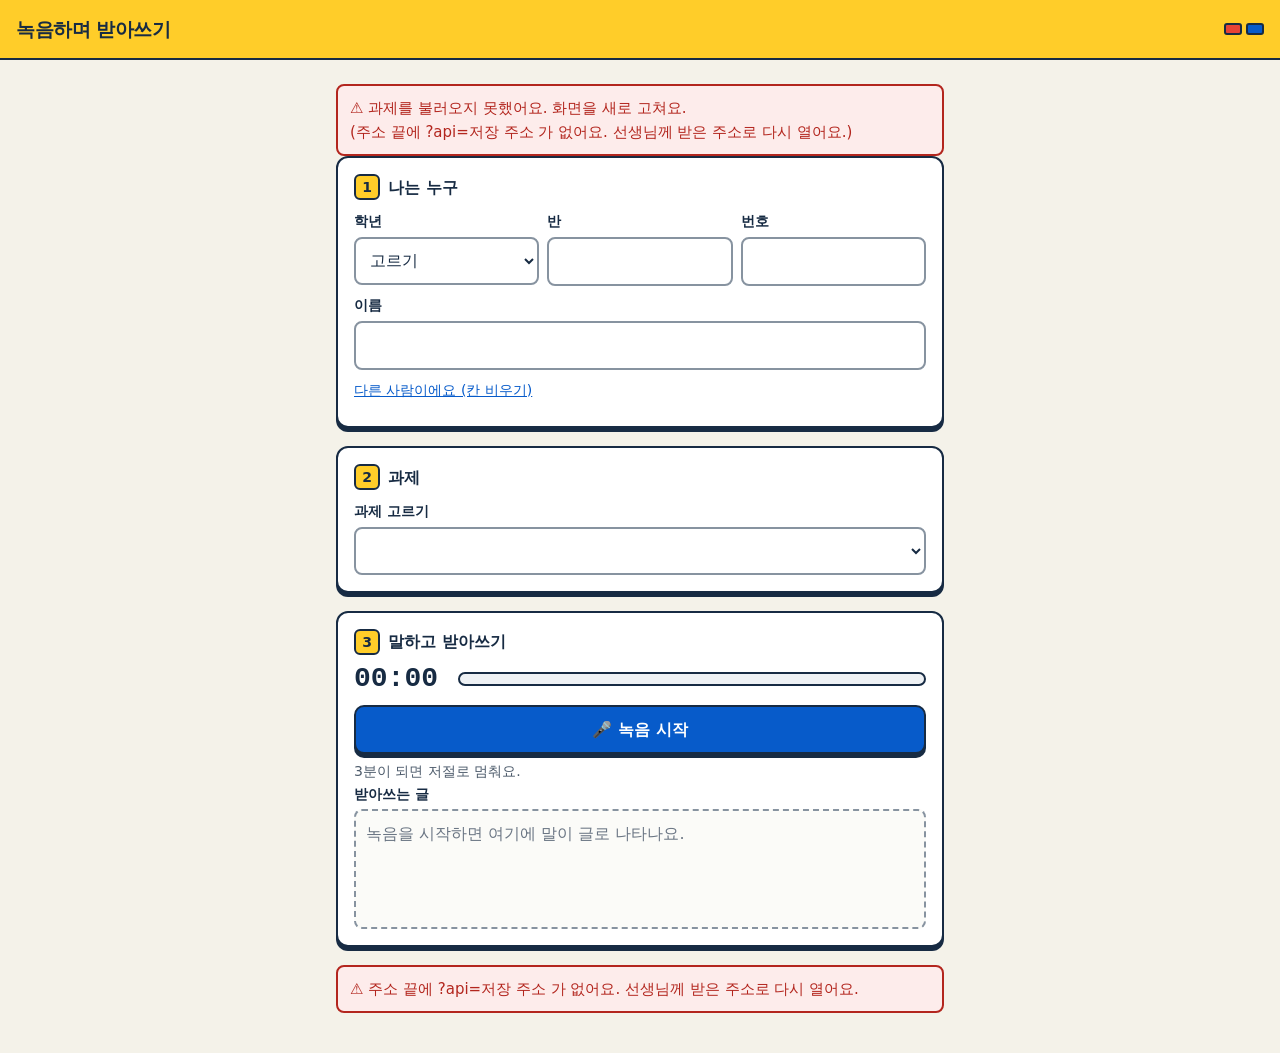
<file: 자료/단계별앱/마_녹음받아쓰기/학생화면.html>
<!DOCTYPE html>
<html lang="ko">
<head>
<meta charset="utf-8">
<meta name="viewport" content="width=device-width, initial-scale=1">
<title>녹음하며 받아쓰기</title>
<style>
:root{--ink:#172b43;--muted:#4d5b6b;--paper:#f4f2e9;--brand:#075bca;--brand-tint:#e6f0fc;--ok:#13744f;--ok-tint:#e3f4ea;--bad:#b3261e;--bad-tint:#fdeceb;--warn:#8a5300;--warn-tint:#fff4d6;--gold:#ffcd29;--tap:48px}
*{box-sizing:border-box}
body{margin:0;font-family:"Malgun Gothic","Apple SD Gothic Neo",system-ui,sans-serif;background:var(--paper);color:var(--ink);line-height:1.6;-webkit-text-size-adjust:100%}
[hidden]{display:none!important}
.top{background:var(--gold);border-bottom:2px solid var(--ink);padding:14px 16px;padding-top:calc(14px + env(safe-area-inset-top));display:flex;align-items:center;gap:10px}
.top h1{font-size:19px;margin:0;flex:1;letter-spacing:-.5px}
.bricks{display:flex;gap:4px}.bricks i{width:18px;height:12px;border:2px solid var(--ink);border-radius:3px;background:#e74335}.bricks i+i{background:var(--brand)}
main{max-width:640px;margin:0 auto;padding:14px 16px calc(40px + env(safe-area-inset-bottom))}
.card{background:#fff;border:2px solid var(--ink);border-radius:12px;box-shadow:0 4px 0 var(--ink);padding:16px;margin:0 0 18px}
.card h2{font-size:16px;margin:0 0 10px;display:flex;align-items:center;gap:8px}
.num{display:inline-grid;place-items:center;width:26px;height:26px;border:2px solid var(--ink);border-radius:6px;background:var(--gold);font-size:14px}
.row{display:grid;grid-template-columns:1fr 1fr 1fr;gap:8px}
.row .wide{grid-column:1/-1}
label{display:block;font-size:14px;font-weight:700;margin:0 0 4px}
input,select,textarea{width:100%;font:inherit;font-size:16px;color:var(--ink);background:#fff;border:2px solid #8793a0;border-radius:8px;padding:10px;min-height:var(--tap)}
input:focus,select:focus,textarea:focus,button:focus-visible{outline:3px solid var(--brand);outline-offset:2px}
textarea{min-height:160px;resize:vertical}
.question{background:var(--brand-tint);border-left:5px solid var(--brand);border-radius:0 8px 8px 0;padding:10px 12px;margin:10px 0 0;white-space:pre-wrap}
.hint{font-size:14px;color:var(--muted);margin:6px 0 0}
.count{font-size:13px;color:var(--muted);text-align:right;margin-top:4px}
.btn{display:inline-flex;align-items:center;justify-content:center;gap:6px;min-height:var(--tap);padding:10px 16px;font:inherit;font-weight:700;font-size:16px;color:var(--ink);background:#fff;border:2px solid var(--ink);border-radius:10px;box-shadow:0 4px 0 var(--ink);cursor:pointer;touch-action:manipulation}
.btn:active{transform:translateY(4px);box-shadow:none}
.btn[disabled]{opacity:.55;cursor:not-allowed}
.btn.primary{background:var(--brand);color:#fff}
.btn.go{background:var(--ok);color:#fff}
.btn.block{display:flex;width:100%}
.btn.small{min-height:40px;font-size:14px;padding:6px 12px;box-shadow:0 3px 0 var(--ink)}
.tools{display:flex;flex-wrap:wrap;gap:8px;margin:10px 0}
.msg{border-radius:8px;padding:10px 12px;margin:10px 0 0;font-size:15px;white-space:pre-wrap}
.msg.bad{background:var(--bad-tint);color:var(--bad);border:2px solid var(--bad)}
.msg.warn{background:var(--warn-tint);color:var(--warn);border:2px solid var(--warn)}
.msg.ok{background:var(--ok-tint);color:var(--ok);border:2px solid var(--ok)}
.done{text-align:center}
.done .big{font-size:26px;font-weight:800;color:var(--ok);margin:4px 0}
.linkbtn{background:none;border:0;color:var(--brand);font:inherit;font-size:14px;text-decoration:underline;padding:8px 0;min-height:40px;cursor:pointer}
.thumbs{display:grid;grid-template-columns:repeat(3,1fr);gap:8px;margin-top:10px}
.thumbs figure{margin:0;border:2px solid var(--ink);border-radius:8px;overflow:hidden;background:#eef1f4;position:relative}
.thumbs img{display:block;width:100%;height:96px;object-fit:cover}
.thumbs figcaption{font-size:12px;padding:3px 6px;overflow:hidden;text-overflow:ellipsis;white-space:nowrap}
.thumbs .x{position:absolute;top:4px;right:4px;width:32px;height:32px;border-radius:50%;border:2px solid var(--ink);background:#fff;font-weight:800;cursor:pointer}
.busy{display:inline-block;width:16px;height:16px;border:3px solid currentColor;border-right-color:transparent;border-radius:50%;animation:spin .8s linear infinite}
@keyframes spin{to{transform:rotate(360deg)}}
.recbox{display:flex;align-items:center;gap:12px;margin:0 0 12px}
.rectime{font:800 28px/1 ui-monospace,Consolas,monospace;min-width:92px}
.rectime.on{color:var(--bad)}
.level{flex:1;height:14px;border:2px solid var(--ink);border-radius:8px;overflow:hidden;background:#eef1f4}
.level i{display:block;height:100%;width:0;background:var(--ok);transition:width .08s}
.live{min-height:120px;border:2px dashed #8793a0;border-radius:8px;padding:10px;background:#fbfbf8;white-space:pre-wrap}
.live .interim{color:#6b7684}
.live:empty:before{content:"녹음을 시작하면 여기에 말이 글로 나타나요.";color:#6b7684}
audio{width:100%;margin:10px 0}
</style>
</head>
<body>
<header class="top"><h1 id="appName">녹음하며 받아쓰기</h1><span class="bricks" aria-hidden="true"><i></i><i></i></span></header>
<main>
  <p id="loadMsg" class="msg warn">과제를 불러오는 중이에요…</p>

  <section class="card" id="whoCard">
    <h2><span class="num">1</span>나는 누구</h2>
    <div class="row">
      <div><label for="grade">학년</label><select id="grade"><option value="">고르기</option><option>1</option><option>2</option><option>3</option><option>4</option><option>5</option><option>6</option></select></div>
      <div><label for="cls">반</label><input id="cls" inputmode="numeric" pattern="[0-9]*" maxlength="2" autocomplete="off"></div>
      <div><label for="num">번호</label><input id="num" inputmode="numeric" pattern="[0-9]*" maxlength="2" autocomplete="off"></div>
      <div class="wide"><label for="name">이름</label><input id="name" maxlength="20" autocomplete="off"></div>
      <div class="wide" id="codeBox" hidden><label for="code">우리 반 코드</label><input id="code" inputmode="numeric" maxlength="8" autocomplete="off"></div>
    </div>
    <button type="button" class="linkbtn" id="notMe">다른 사람이에요 (칸 비우기)</button>
  </section>

  <section class="card" id="taskCard">
    <h2><span class="num">2</span>과제</h2>
    <label for="task">과제 고르기</label>
    <select id="task"></select>
    <p class="question" id="question" hidden></p>
  </section>

  <section class="card" id="answerCard">
    <h2><span class="num">3</span>말하고 받아쓰기</h2>
    <div class="recbox"><div class="rectime" id="recTime">00:00</div><div class="level" aria-hidden="true"><i id="levelBar"></i></div></div>
    <button type="button" class="btn primary block" id="recStart">🎤 녹음 시작</button>
    <button type="button" class="btn block" id="recStop" hidden>⏹️ 멈추기</button>
    <p class="msg warn" id="srNote" hidden></p>
    <p class="hint">3분이 되면 저절로 멈춰요.</p>
    <div id="liveBox">
      <label>받아쓰는 글</label>
      <div class="live" id="live" aria-live="polite"></div>
    </div>
    <div id="after" hidden>
      <label for="player">내 녹음 듣기</label>
      <audio id="player" controls></audio>
      <label for="answer">받아쓴 글 고치기 (들으면서 틀린 곳을 고쳐요)</label>
      <textarea id="answer" maxlength="5000"></textarea>
      <div class="tools"><button type="button" class="btn small" id="redo">🔁 다시 녹음</button></div>
      <button type="button" class="btn go block" id="send">✅ 내기</button>
    </div>
  </section>

  <p id="sendMsg" class="msg bad" hidden></p>

  <section class="card done" id="doneCard" hidden>
    <p class="big">✅ 냈어요</p>
    <p id="doneAt"></p>
    <button type="button" class="btn primary" id="again">하나 더 내기</button>
  </section>
</main>
<script>
/* ===== 공통: 누구 · 과제 · 알림 ===== */
var $ = function (id) { return document.getElementById(id); };
var STATE = { tasks: [] };

/* 저장 주소 부르기. 이 화면은 앱스 스크립트 밖(깃허브 페이지 등)에 있고, 주소 끝의 ?api= 로 저장 주소를 받습니다.
   구글 앱스 스크립트 주소 모양이 아니면 쓰지 않습니다. 남이 만든 주소로 학생 글이 가지 않게 하려는 것입니다 */
var API = (function () {
  var q = '';
  try { q = new URLSearchParams(location.search).get('api') || ''; } catch (e) { q = ''; }
  if (/^https:\/\/script\.google\.com\/macros\/s\/[A-Za-z0-9_-]+\/exec$/.test(q)) return q;
  if (/^(localhost|127\.0\.0\.1)$/.test(location.hostname) && /^http:\/\/(localhost|127\.0\.0\.1):\d+\/exec$/.test(q)) return q;   // 만드는 사람 컴퓨터에서 시험할 때만
  return '';
})();

function call(fn, arg) {
  if (!API) return Promise.reject(new Error('주소 끝에 ?api=저장 주소 가 없어요. 선생님께 받은 주소로 다시 열어요.'));
  var body = { action: fn };
  Object.keys(arg || {}).forEach(function (k) { body[k] = arg[k]; });
  /* 글자(text/plain)로 보내면 브라우저가 미리 묻는 요청(preflight)을 보내지 않아 앱스 스크립트가 받습니다 */
  return fetch(API, { method: 'POST', body: JSON.stringify(body) })
    .then(function (r) {
      if (!r.ok) throw new Error('저장 주소가 대답하지 않아요 (' + r.status + ').');
      return r.json();
    }, function () {
      throw new Error('인터넷 연결을 확인하고 다시 눌러요.');
    });
}

function remember() {
  try { localStorage.setItem('who', JSON.stringify({ grade: $('grade').value, cls: $('cls').value, num: $('num').value, name: $('name').value, code: $('code').value })); } catch (e) { }
}
function recall() {
  try {
    var w = JSON.parse(localStorage.getItem('who') || '{}');
    ['grade', 'cls', 'num', 'name', 'code'].forEach(function (k) { if (w[k]) $(k).value = w[k]; });
  } catch (e) { }
}
function who() {
  return { grade: $('grade').value, cls: $('cls').value.trim(), num: $('num').value.trim(), name: $('name').value.trim(), code: $('code').value.trim(), task: $('task').value };
}
/** 화면에서 먼저 봅니다. 서버도 한 번 더 봅니다 */
function whoProblem() {
  var w = who();
  if (!w.grade) return '학년을 골라요.';
  if (!/^\d{1,2}$/.test(w.cls)) return '반을 숫자로 적어요.';
  if (!/^\d{1,2}$/.test(w.num)) return '번호를 숫자로 적어요.';
  if (!w.name) return '이름을 적어요.';
  if (!$('codeBox').hidden && !w.code) return '우리 반 코드를 적어요.';
  if (!w.task) return '과제를 골라요.';
  return '';
}
function showError(text) {
  var m = $('sendMsg');
  m.textContent = '⚠️ ' + text;
  m.hidden = false;
  m.scrollIntoView({ behavior: 'smooth', block: 'center' });
}
function hideError() { $('sendMsg').hidden = true; }
function busy(btn, on, label) {
  if (on) { btn.dataset.label = btn.innerHTML; btn.disabled = true; btn.textContent = ''; var s = document.createElement('span'); s.className = 'busy'; btn.appendChild(s); btn.appendChild(document.createTextNode(' ' + (label || '보내는 중'))); }
  else { btn.disabled = false; if (btn.dataset.label) btn.innerHTML = btn.dataset.label; }
}
function done(res) {
  $('answerCard').hidden = true;
  hideError();
  $('doneAt').textContent = $('task').value + ' · ' + res.at;
  $('doneCard').hidden = false;
  $('doneCard').scrollIntoView({ behavior: 'smooth', block: 'center' });
}
function showQuestion() {
  var t = STATE.tasks.filter(function (x) { return x.name === $('task').value; })[0];
  $('question').textContent = t ? t.question : '';
  $('question').hidden = !(t && t.question);
}

['grade', 'cls', 'num', 'name', 'code'].forEach(function (k) { $(k).addEventListener('change', remember); });
$('task').addEventListener('change', showQuestion);
$('notMe').addEventListener('click', function () {
  ['grade', 'cls', 'num', 'name', 'code'].forEach(function (k) { $(k).value = ''; });
  try { localStorage.removeItem('who'); } catch (e) { }
  $('grade').focus();
});
$('again').addEventListener('click', function () {
  $('doneCard').hidden = true;
  $('answerCard').hidden = false;
  resetAnswer();
  window.scrollTo({ top: 0, behavior: 'smooth' });
});

function loadTasks() {
  call('getTasks', {}).then(function (res) {
    if (!res || !res.ok) throw new Error((res && res.msg) || '');
    STATE.tasks = res.tasks || [];
    if (res.app) { $('appName').textContent = res.app; document.title = res.app; }
    $('codeBox').hidden = !res.needCode;
    var sel = $('task');
    sel.textContent = '';
    if (!STATE.tasks.length) {
      $('loadMsg').className = 'msg warn';
      $('loadMsg').textContent = '지금 열린 과제가 없어요. 선생님께 여쭤요.';
      return;
    }
    var first = document.createElement('option'); first.value = ''; first.textContent = '고르기'; sel.appendChild(first);
    STATE.tasks.forEach(function (t) { var o = document.createElement('option'); o.value = t.name; o.textContent = t.name; sel.appendChild(o); });
    if (STATE.tasks.length === 1) { sel.value = STATE.tasks[0].name; showQuestion(); }
    $('loadMsg').hidden = true;
  }).catch(function (err) {
    $('loadMsg').className = 'msg bad';
    $('loadMsg').textContent = '⚠️ 과제를 불러오지 못했어요. 화면을 새로 고쳐요.' + (err && err.message ? '\n(' + err.message + ')' : '');
  });
}

/* 사진을 가로 세로 1600픽셀 안의 jpg 로 줄입니다. 드라이브 OCR 은 2MB 이하 사진만 읽습니다 */
function shrinkImage(file, maxSide) {
  maxSide = maxSide || 1600;
  return new Promise(function (resolve, reject) {
    var url = URL.createObjectURL(file);
    var img = new Image();
    img.onload = function () {
      var s = Math.min(1, maxSide / Math.max(img.naturalWidth, img.naturalHeight));
      var c = document.createElement('canvas');
      c.width = Math.round(img.naturalWidth * s); c.height = Math.round(img.naturalHeight * s);
      var g = c.getContext('2d');
      g.fillStyle = '#fff'; g.fillRect(0, 0, c.width, c.height);
      g.drawImage(img, 0, 0, c.width, c.height);
      URL.revokeObjectURL(url);
      var data = c.toDataURL('image/jpeg', 0.85);
      resolve({ b64: data.split(',')[1], mime: 'image/jpeg', name: (file.name || 'photo').replace(/\.[^.]+$/, '') + '.jpg', preview: data });
    };
    img.onerror = function () { URL.revokeObjectURL(url); reject(new Error('이 사진 형식은 열지 못했어요. 화면을 캡처해 올리거나 카메라 설정을 「호환성 우선」으로 바꿔요.')); };
    img.src = url;
  });
}
function fileToB64(file) {
  return new Promise(function (resolve, reject) {
    var r = new FileReader();
    r.onload = function () { resolve({ b64: String(r.result).split(',')[1], mime: file.type || 'application/octet-stream', name: file.name || 'file' }); };
    r.onerror = function () { reject(new Error('파일을 읽지 못했어요.')); };
    r.readAsDataURL(file);
  });
}

/* ===== 마 단계: 녹음 + 브라우저 받아쓰기 ===== */
var MAX_SEC = 180;
var R = { stream: null, rec: null, chunks: [], sr: null, srUsed: false, srDead: '', finalText: '', interim: '',
          t0: 0, timer: null, blob: null, seconds: 0, stopping: false, finished: false, wantFinish: false, sid: 0, audioCtx: null, raf: 0 };
var SR = window.SpeechRecognition || window.webkitSpeechRecognition;

function two(n) { return ('0' + n).slice(-2); }
function pickMime() {
  var list = ['audio/webm;codecs=opus', 'audio/webm', 'audio/mp4', 'audio/ogg'];
  for (var i = 0; i < list.length; i++) if (window.MediaRecorder && MediaRecorder.isTypeSupported && MediaRecorder.isTypeSupported(list[i])) return list[i];
  return '';
}
function note(text) { $('srNote').textContent = text ? '⚠️ ' + text : ''; $('srNote').hidden = !text; }
function drawLive() {
  var box = $('live');
  box.textContent = '';
  if (R.finalText) box.appendChild(document.createTextNode(R.finalText));
  if (R.interim) { var s = document.createElement('span'); s.className = 'interim'; s.textContent = R.interim; box.appendChild(s); }
}

/* 마이크 소리 크기 막대. 아이가 「녹음이 되고 있나」를 눈으로 봅니다 */
function startLevel(stream) {
  try {
    var AC = window.AudioContext || window.webkitAudioContext;
    R.audioCtx = new AC();
    var an = R.audioCtx.createAnalyser(); an.fftSize = 512;
    R.audioCtx.createMediaStreamSource(stream).connect(an);
    var buf = new Uint8Array(an.fftSize);
    (function tick() {
      an.getByteTimeDomainData(buf);
      var peak = 0;
      for (var i = 0; i < buf.length; i++) peak = Math.max(peak, Math.abs(buf[i] - 128));
      $('levelBar').style.width = Math.min(100, peak * 1.6) + '%';
      R.raf = requestAnimationFrame(tick);
    })();
  } catch (e) { }
}

function startSpeech() {
  if (!SR) { note('이 브라우저는 자동 받아쓰기를 못 해요. 녹음은 그대로 돼요. 멈춘 뒤 키보드의 🎤 단추로 글을 채워요.'); return; }
  var sr = new SR();
  sr.lang = 'ko-KR'; sr.continuous = true; sr.interimResults = true;
  sr.onresult = function (e) {
    var interim = '';
    for (var i = e.resultIndex; i < e.results.length; i++) {
      var t = e.results[i][0].transcript;
      if (e.results[i].isFinal) R.finalText += t.trim() + '\n'; else interim += t;
    }
    R.interim = interim;
    R.srUsed = true;
    drawLive();
  };
  sr.onerror = function (e) {
    if (e.error === 'no-speech' || e.error === 'aborted') return;
    R.srDead = e.error;
    var why = { 'not-allowed': '받아쓰기 권한이 막혀 있어요.', 'service-not-allowed': '이 기기에서 받아쓰기가 막혀 있어요.',
                'audio-capture': '이 기기는 녹음과 받아쓰기를 함께 못 해요.', network: '받아쓰기 서버에 닿지 못했어요.' }[e.error] || '받아쓰기가 멈췄어요.';
    note(why + ' 녹음은 그대로 돼요. 멈춘 뒤 키보드의 🎤 단추로 글을 채워요.');
  };
  /* 크롬은 조용하면 받아쓰기를 스스로 끝냅니다. 녹음 중이면 다시 켭니다 */
  sr.onend = function () {
    if (sr !== R.sr) return;
    if (R.interim) { R.finalText += R.interim.trim() + '\n'; R.interim = ''; drawLive(); }
    if (R.stopping) { finish(); return; }
    if (R.rec && R.rec.state === 'recording' && !R.srDead) { try { sr.start(); } catch (e) { } }
  };
  R.sr = sr;
  try { sr.start(); } catch (e) { R.sr = null; note('받아쓰기를 켜지 못했어요. 녹음은 그대로 돼요.'); }
}

$('recStart').addEventListener('click', function () {
  hideError(); note('');
  if (!navigator.mediaDevices || !navigator.mediaDevices.getUserMedia || !window.MediaRecorder) {
    showError('이 브라우저는 화면 안 녹음을 못 해요. 크롬이나 사파리 최신판으로 열어요.');
    return;
  }
  navigator.mediaDevices.getUserMedia({ audio: true }).then(function (stream) {
    R.stream = stream; R.chunks = []; R.finalText = ''; R.interim = ''; R.srUsed = false; R.srDead = '';
    R.stopping = false; R.finished = false; R.wantFinish = false; R.blob = null; R.sr = null; R.sid++;
    var mime = pickMime();
    R.rec = mime ? new MediaRecorder(stream, { mimeType: mime }) : new MediaRecorder(stream);
    R.rec.ondataavailable = function (e) { if (e.data && e.data.size) R.chunks.push(e.data); };
    R.rec.onstop = function () {
      R.blob = new Blob(R.chunks, { type: R.rec.mimeType || mime || 'audio/webm' });
      if (R.wantFinish || !R.sr || R.srDead) finish();
    };
    R.rec.start(1000);
    R.t0 = Date.now();
    $('recTime').classList.add('on');
    R.timer = setInterval(function () {
      var s = Math.floor((Date.now() - R.t0) / 1000);
      $('recTime').textContent = two(Math.floor(s / 60)) + ':' + two(s % 60);
      if (s >= MAX_SEC) stopRec();
    }, 250);
    $('recStart').hidden = true; $('recStop').hidden = false;
    $('after').hidden = true; $('liveBox').hidden = false;
    drawLive();
    startLevel(stream);
    startSpeech();
  }).catch(function (err) {
    showError(err && err.name === 'NotAllowedError'
      ? '마이크를 허락해야 녹음할 수 있어요. 주소창 옆 자물쇠 → 마이크 → 허용.'
      : '마이크를 열지 못했어요. 다른 앱이 마이크를 쓰고 있지 않은지 봐요.');
  });
});

function stopRec() {
  if (!R.rec || R.rec.state !== 'recording') return;
  clearInterval(R.timer);
  R.seconds = Math.round((Date.now() - R.t0) / 1000);
  R.stopping = true;
  R.rec.stop();
  if (R.sr && !R.srDead) {
    var sid = R.sid;
    try { R.sr.stop(); } catch (e) { }
    setTimeout(function () { if (sid === R.sid) finish(); }, 2500);   // 마지막 말이 글로 들어올 틈
  }
  R.stream.getTracks().forEach(function (t) { t.stop(); });
  cancelAnimationFrame(R.raf); $('levelBar').style.width = '0';
  try { R.audioCtx && R.audioCtx.close(); } catch (e) { }
  $('recTime').classList.remove('on');
  $('recStop').hidden = true;
}
$('recStop').addEventListener('click', stopRec);

function finish() {
  if (R.finished) return;
  if (!R.blob) { R.wantFinish = true; return; }   // 녹음 파일이 아직 안 만들어졌으면 만들어진 뒤에
  R.finished = true;
  $('player').src = URL.createObjectURL(R.blob);
  $('answer').value = R.finalText.trim();
  if (!R.finalText.trim() && !R.srDead) note(SR ? '받아쓴 글이 없어요. 녹음을 들으며 직접 적거나 키보드의 🎤 단추로 채워요.' : '');
  $('liveBox').hidden = true;
  $('after').hidden = false;
  $('recStart').hidden = true;
}

$('redo').addEventListener('click', function () {
  if ($('answer').value.trim() && !confirm('지금 녹음과 글을 버리고 다시 녹음할까요?')) return;
  resetAnswer();
});

function resetAnswer() {
  R.sid++;
  R.blob = null; R.sr = null; R.finalText = ''; R.interim = ''; R.finished = false; R.wantFinish = false;
  $('answer').value = ''; $('recTime').textContent = '00:00';
  $('after').hidden = true; $('liveBox').hidden = false; $('recStart').hidden = false; $('recStop').hidden = true;
  note(''); drawLive();
}

$('send').addEventListener('click', function () {
  hideError();
  var why = whoProblem() || (R.blob ? '' : '녹음을 먼저 해요.');
  if (why) { showError(why); return; }
  remember();
  var btn = $('send');
  busy(btn, true, '녹음 보내는 중');
  var reader = new FileReader();
  reader.onload = function () {
    var p = who();
    var type = (R.blob.type || 'audio/webm').split(';')[0];
    p.audio = { b64: String(reader.result).split(',')[1], mime: type, name: '녹음.' + (/mp4/.test(type) ? 'm4a' : /ogg/.test(type) ? 'ogg' : 'webm') };
    p.text = $('answer').value;
    p.auto = R.finalText.trim();
    p.seconds = R.seconds;
    p.way = R.srUsed ? 'auto' : 'none';
    call('submitRecording', p).then(function (res) {
      busy(btn, false);
      if (!res.ok) { showError(res.msg); return; }
      done(res);
    }).catch(function (err) {
      busy(btn, false);
      showError(err.message);
    });
  };
  reader.onerror = function () { busy(btn, false); showError('녹음을 읽지 못했어요. 다시 녹음해요.'); };
  reader.readAsDataURL(R.blob);
});

if (!API) showError('주소 끝에 ?api=저장 주소 가 없어요. 선생님께 받은 주소로 다시 열어요.');

recall();
loadTasks();
</script>
</body>
</html>
</file>
